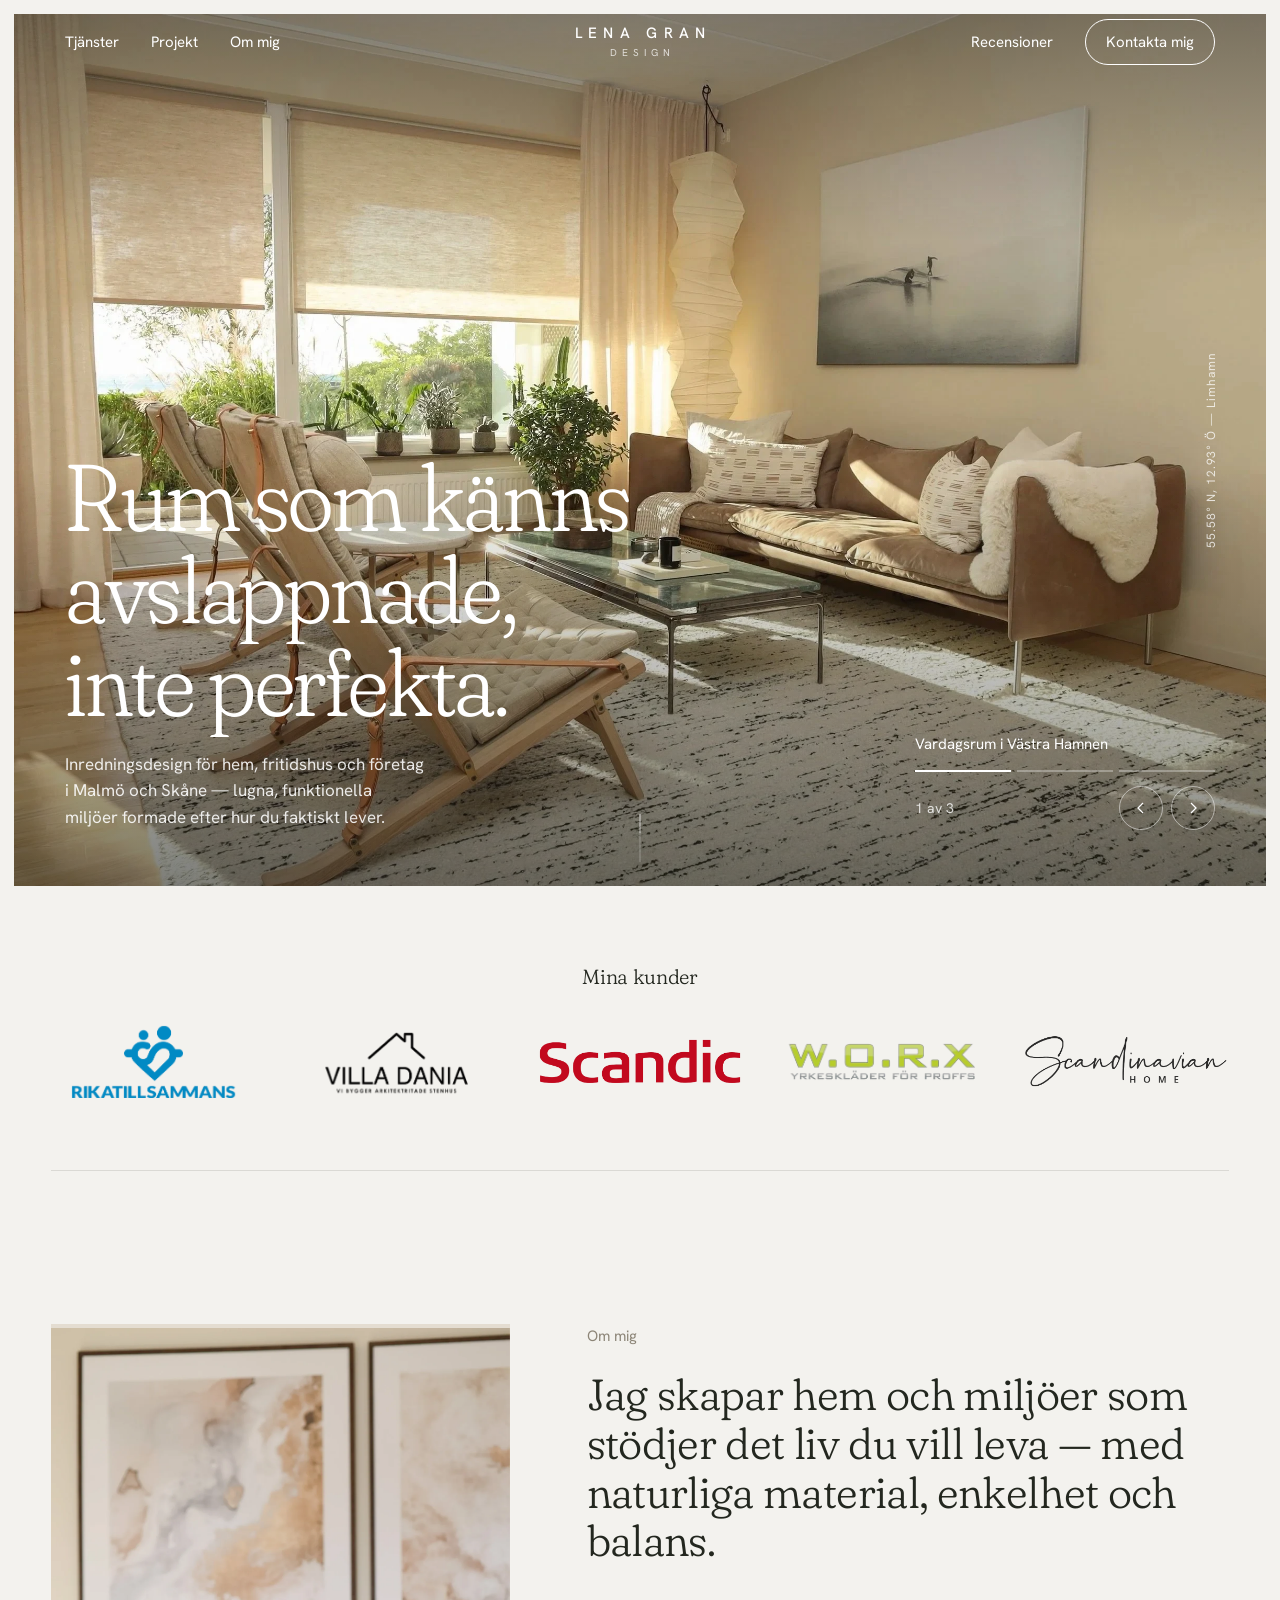
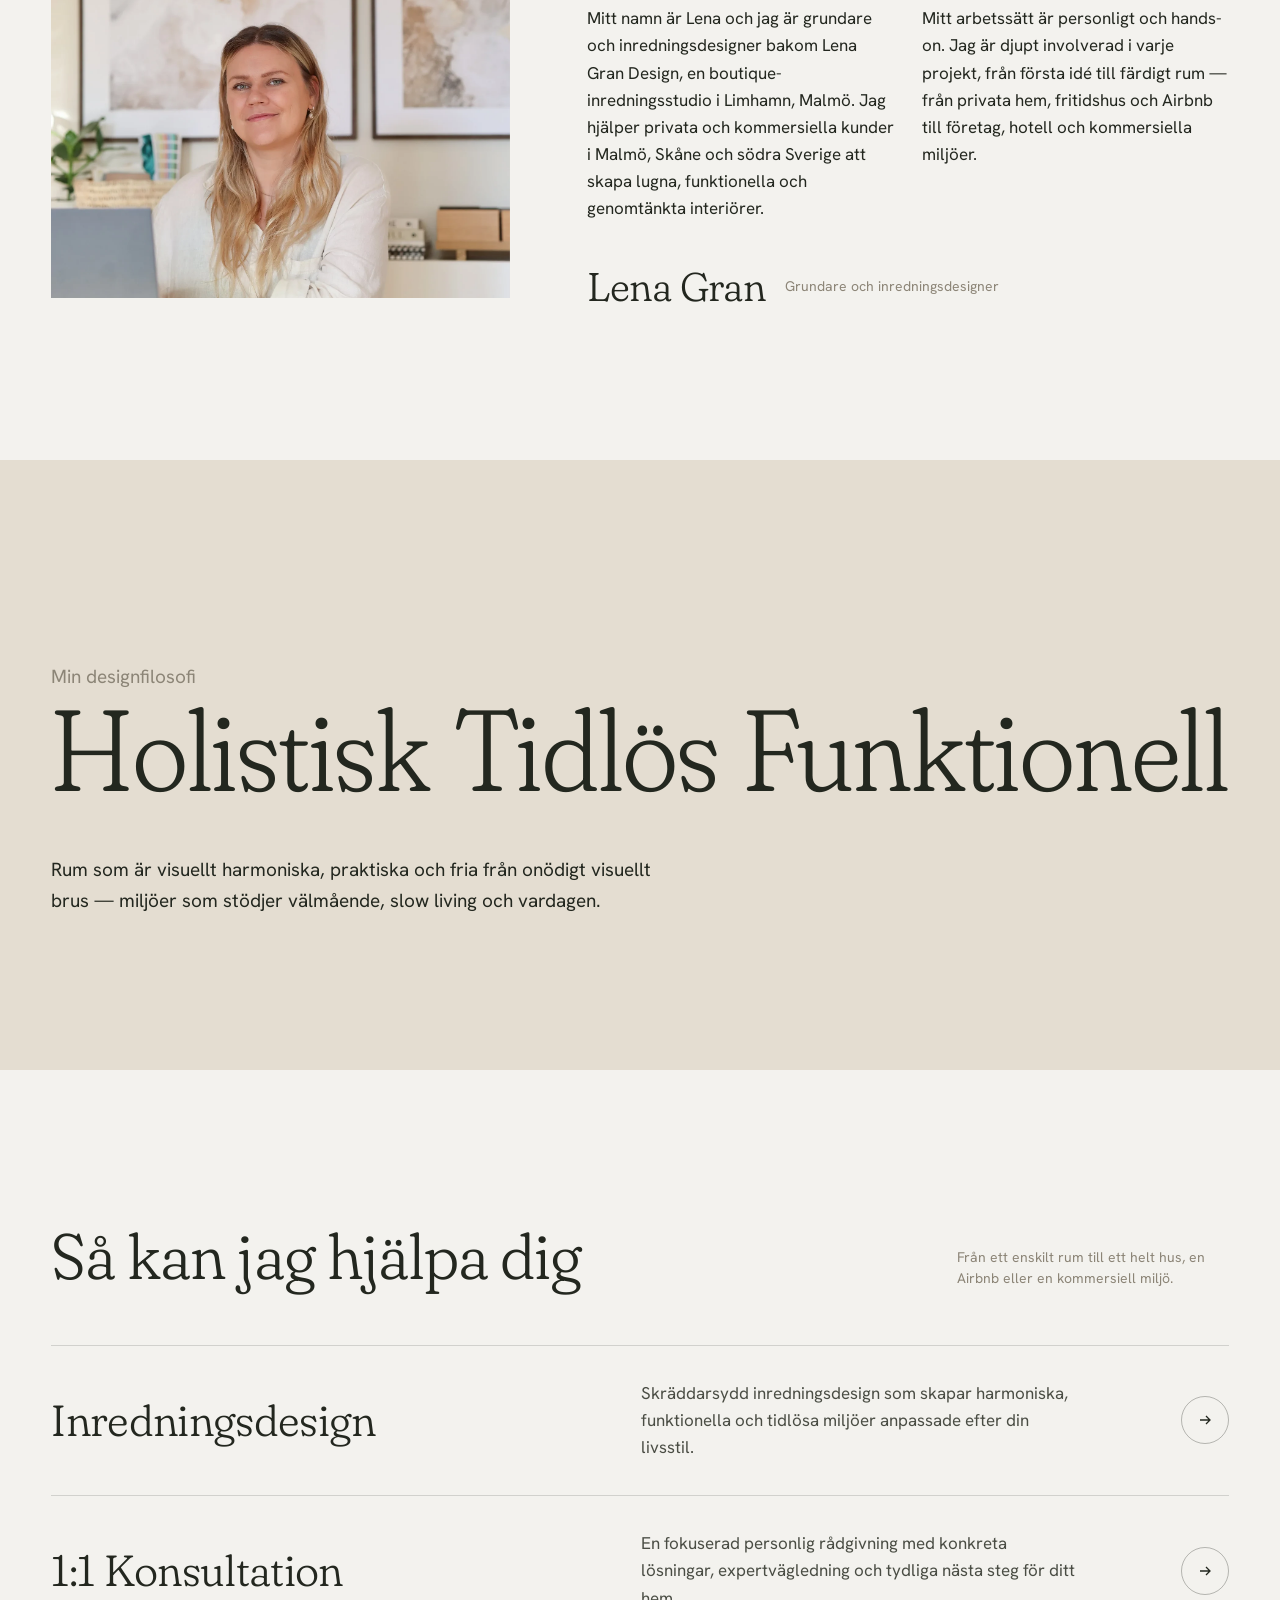
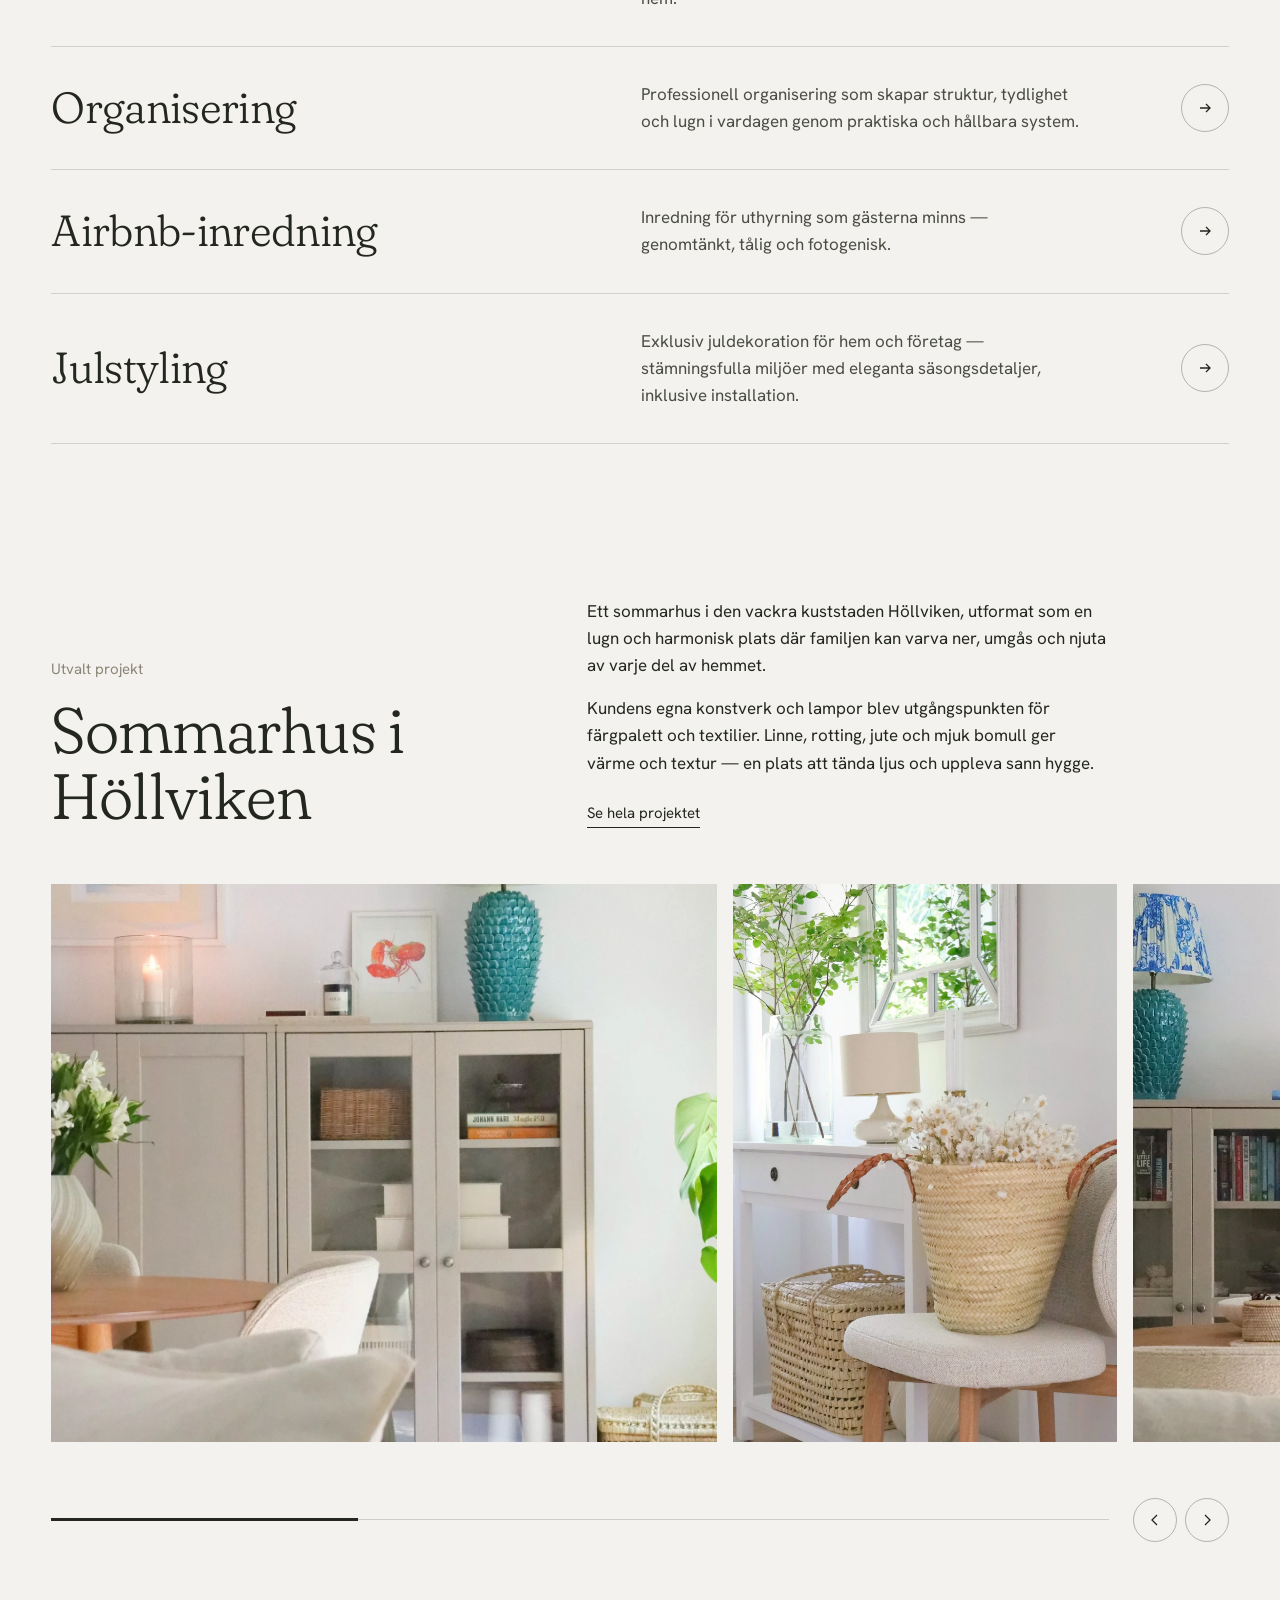
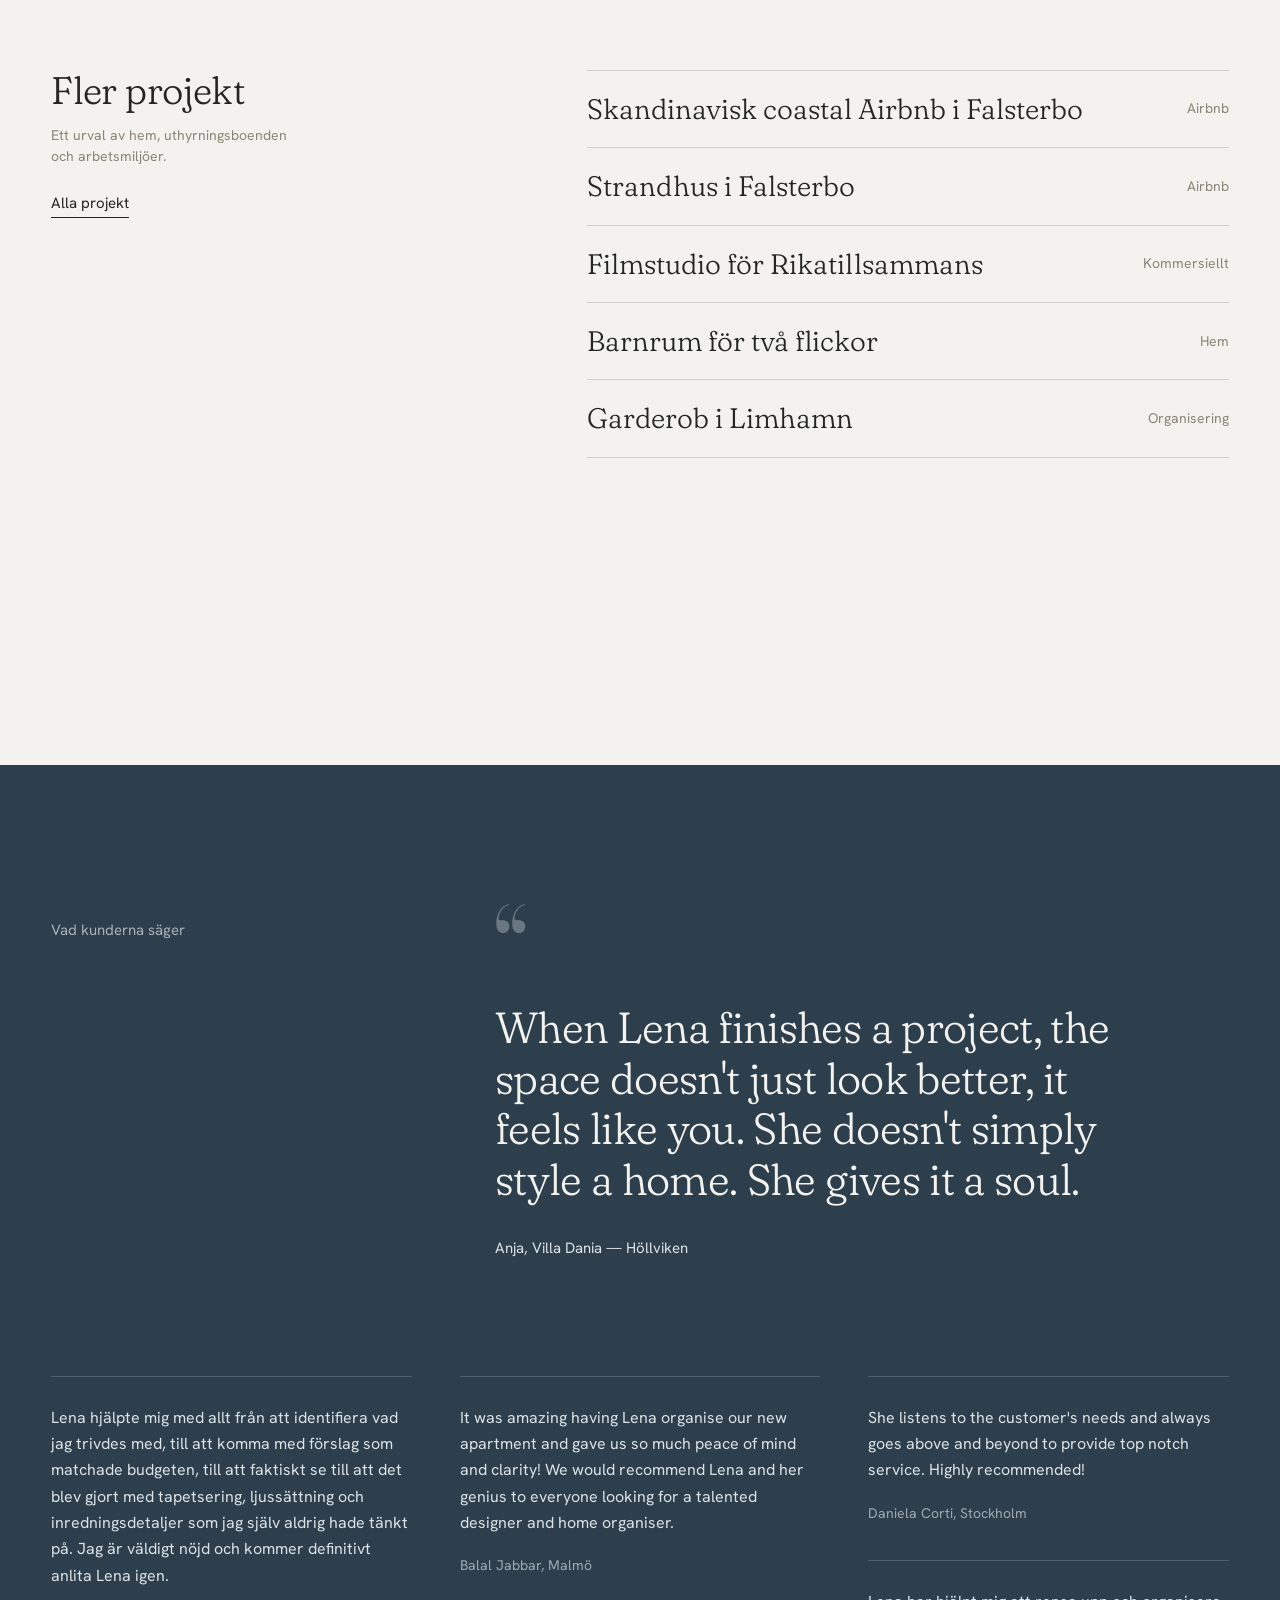
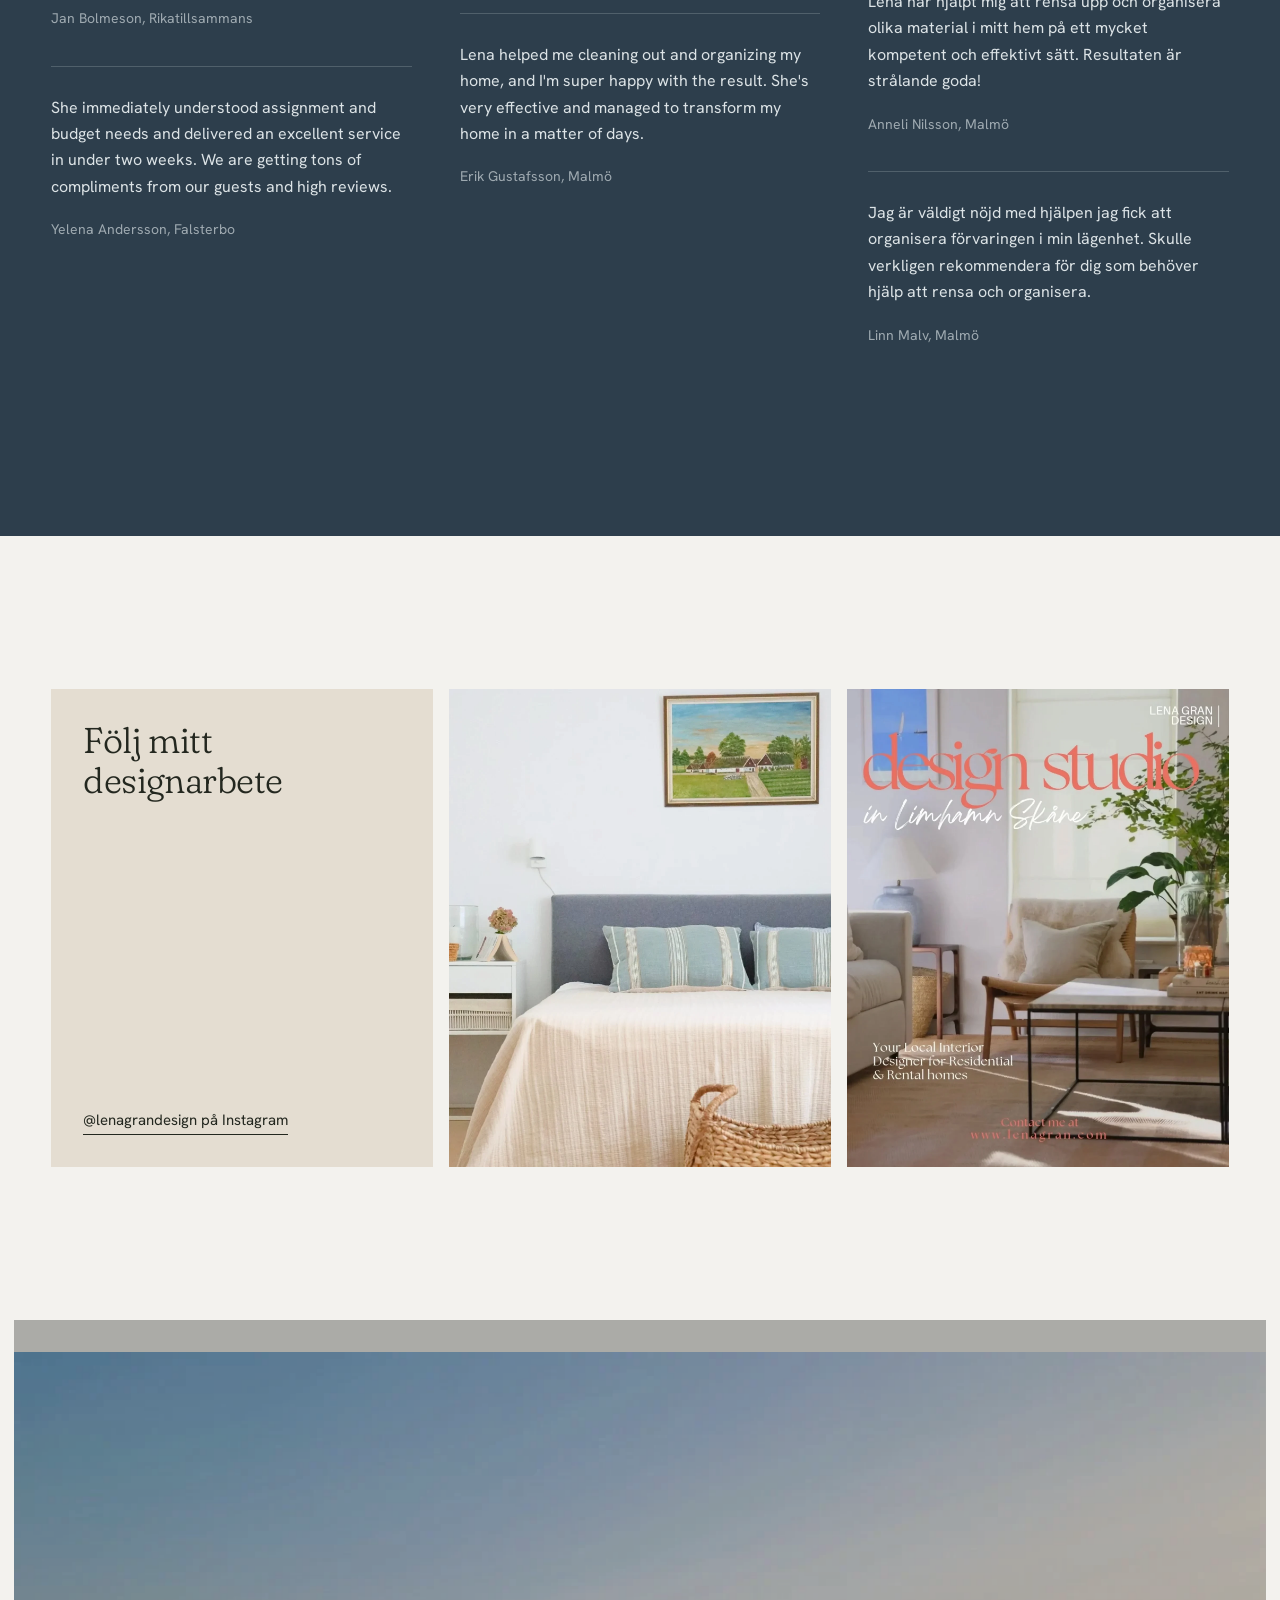
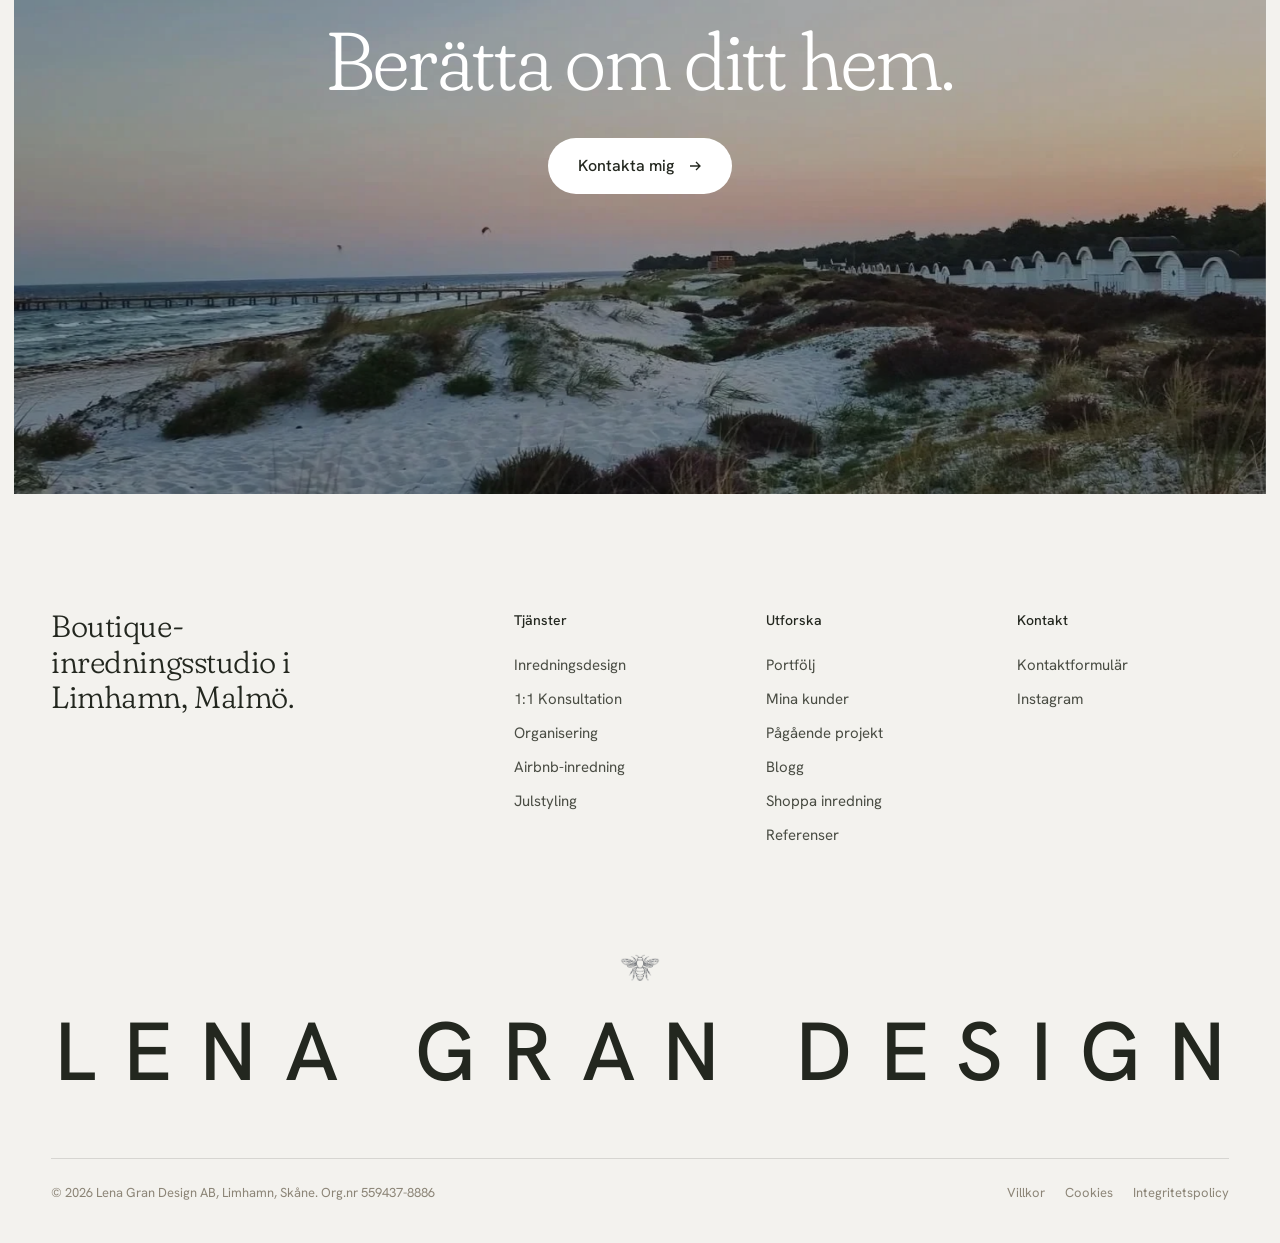
<file: index.html>
<!doctype html>
<html lang="sv">
<head>
<meta charset="utf-8">
<meta name="viewport" content="width=device-width, initial-scale=1, viewport-fit=cover">
<title>Lena Gran Design — Inredningsdesigner i Malmö och Skåne</title>
<meta name="description" content="Inredningsdesigner och ordningskonsult i Limhamn, Malmö. Lugna, funktionella och genomtänkta hem och miljöer för privata och kommersiella kunder i Skåne.">
<meta name="theme-color" content="#F3F2EE">
<meta property="og:title" content="Lena Gran Design — Inredningsdesigner i Malmö">
<meta property="og:description" content="Hem och miljöer som känns avslappnade snarare än perfekta.">
<meta property="og:image" content="https://images.squarespace-cdn.com/content/v1/6214f4f0df12b9662f7755ce/8426104d-2465-4361-8e5d-9956ea61d2ea/skandinavisk+inredningsdesign_+vardagsrum+i+V%C3%A4stra+Hamnen.jpg?format=1500w">
<link rel="preconnect" href="https://fonts.googleapis.com">
<link rel="preconnect" href="https://fonts.gstatic.com" crossorigin>
<link href="https://fonts.googleapis.com/css2?family=Fraunces:opsz,wght,SOFT@9..144,300..500,100&family=Hanken+Grotesk:wght@400;500&display=swap" rel="stylesheet">
<link rel="stylesheet" href="style.css?v=20261006-kunder">
</head>
<body>

<div class="curtain" aria-hidden="true"><span>LENA GRAN DESIGN</span></div>

<!-- ================= HEADER ================= -->
<header class="hdr" id="hdr">
  <div class="in">
    <nav class="nav" aria-label="Huvudmeny vänster">
      <a href="#tjanster">Tjänster</a>
      <a href="#projekt">Projekt</a>
      <a href="#om">Om mig</a>
    </nav>
    <a href="#top" class="wm" aria-label="Lena Gran Design, till toppen"><b>LENA GRAN</b><i>DESIGN</i></a>
    <nav class="nav r" aria-label="Huvudmeny höger">
      <a href="#recensioner">Recensioner</a>
      <a href="https://www.lenagran.com/kontakt" class="btn-pill">Kontakta mig</a>
    </nav>
    <button class="burger" id="openMenu" type="button" aria-label="Öppna meny" aria-expanded="false" aria-controls="mm">
      <svg width="26" height="12" viewBox="0 0 26 12" fill="none" stroke="currentColor" stroke-width="1.3" aria-hidden="true"><path d="M0 1h26M8 11h18"/></svg>
    </button>
  </div>
</header>

<!-- ================= MOBILMENY ================= -->
<div class="mm" id="mm" role="dialog" aria-modal="true" aria-label="Meny" hidden>
  <div class="top">
    <span class="wm" style="align-items:flex-start"><b>LENA GRAN</b><i>DESIGN</i></span>
    <button type="button" id="closeMenu" aria-label="Stäng meny" style="background:none;border:0;width:48px;height:48px;display:inline-flex;align-items:center;justify-content:flex-end;cursor:pointer;padding:0">
      <svg width="18" height="18" viewBox="0 0 18 18" fill="none" stroke="currentColor" stroke-width="1.3" aria-hidden="true"><path d="M2 2l14 14M16 2L2 16"/></svg>
    </button>
  </div>
  <nav aria-label="Mobilmeny">
    <a href="#tjanster" data-close>Tjänster</a>
    <a href="#projekt" data-close>Projekt</a>
    <a href="#om" data-close>Om mig</a>
    <a href="#recensioner" data-close>Recensioner</a>
  </nav>
  <div class="bot">
    <a href="https://www.lenagran.com/kontakt" class="btn" style="background:var(--tang);color:var(--kalk);justify-content:center">Kontakta mig</a>
    <a href="https://www.instagram.com/lenagrandesign" class="small" style="text-align:center;padding:8px 0">Instagram @lenagrandesign</a>
  </div>
</div>

<main>
<!-- ================= HERO ================= -->
<section class="hero" id="top">
  <div class="frame">
    <div class="slide first">
      <img src="bilder/gemensamt-skandinavisk-inredningsdesign-vardagsrum-i-v-stra--8426104d.webp" alt="Ljust skandinaviskt vardagsrum i Västra Hamnen, Malmö" fetchpriority="high" width="2500" height="1667">
    </div>
    <div class="slide">
      <img src="bilder/hollviken-hero.webp" alt="Vardagsrum" loading="lazy" width="2500" height="1667">
    </div>
    <div class="slide">
      <img src="bilder/hollviken-01.webp" alt="Ljus och naturliga material" loading="lazy" width="1500" height="2250">
    </div>
    <div class="shade"></div>

    <span class="coord late">55.58° N, 12.93° Ö — Limhamn</span>
    <span class="cue late" aria-hidden="true"><i></i></span>

    <div class="hero-txt">
      <div>
        <h1 class="serif">
          <span class="ln"><span>Rum som känns</span></span>
          <span class="ln"><span>avslappnade,</span></span>
          <span class="ln"><span>inte perfekta.</span></span>
        </h1>
        <p class="lead late">Inredningsdesign för hem, fritidshus och företag i Malmö och Skåne — lugna, funktionella miljöer formade efter hur du faktiskt lever.</p>
      </div>
      <div class="ctl late">
        <div class="caps" id="caps" aria-live="polite">
          <span class="cap on">Vardagsrum i Västra Hamnen</span>
          <span class="cap">Sommarhus i Höllviken</span>
          <span class="cap">Interiör i Höllviken</span>
        </div>
        <div class="segs" id="segs">
          <button class="seg on" type="button" aria-label="Visa bild 1"><i></i></button>
          <button class="seg" type="button" aria-label="Visa bild 2"><i></i></button>
          <button class="seg" type="button" aria-label="Visa bild 3"><i></i></button>
        </div>
        <div class="ctl-row">
          <span><span id="hn">1</span> av 3</span>
          <span class="arrows">
            <button class="arw" type="button" id="prev" aria-label="Föregående bild"><svg width="14" height="14" viewBox="0 0 14 14" fill="none" stroke="currentColor" stroke-width="1.3" aria-hidden="true"><path d="M9 2L4 7l5 5"/></svg></button>
            <button class="arw" type="button" id="next" aria-label="Nästa bild"><svg width="14" height="14" viewBox="0 0 14 14" fill="none" stroke="currentColor" stroke-width="1.3" aria-hidden="true"><path d="M5 2l5 5-5 5"/></svg></button>
          </span>
        </div>
      </div>
    </div>
  </div>
</section>

<!-- ================= KUNDER ================= -->
<section class="wrap customer-section" id="kunder" aria-labelledby="customers-heading">
  <div class="clients">
    <h2 class="serif" id="customers-heading">Mina kunder</h2>
    <ul class="logos" aria-label="Kunder till Lena Gran Design">
      <li><img src="bilder/gemensamt-rikatillsammans-39aec93f.webp" alt="Rikatillsammans" loading="lazy" decoding="async" width="1500" height="663"></li>
      <li><img src="bilder/gemensamt-logo-villa-dania-stenhus-svart-265x118-px-fb7ac3ff.webp" alt="Villa Dania" loading="lazy" decoding="async" width="750" height="333"></li>
      <li><img src="bilder/gemensamt-scandic-b74be049.webp" alt="Scandic" loading="lazy" decoding="async" width="1500" height="317"></li>
      <li><img src="bilder/gemensamt-worx-loggo-e17a3d78.webp" alt="W.O.R.X" loading="lazy" decoding="async" width="430" height="112"></li>
      <li><img src="bilder/gemensamt-scandinavian-home-117a0e22.webp" alt="Scandinavian Home" loading="lazy" decoding="async" width="768" height="199"></li>
    </ul>
  </div>
</section>

<!-- ================= OM MIG ================= -->
<section class="sec" id="om">
  <div class="wrap about">
    <div class="portrait">
      <img data-par="0.12" src="bilder/gemensamt-lena-gran-design-profile-e0c81582.webp" alt="Lena Gran vid sitt skrivbord i studion" loading="lazy" width="1500" height="2250">
    </div>
    <div>
      <p class="kicker">Om mig</p>
      <p class="state serif">Jag skapar hem och miljöer som stödjer det liv du vill leva — med naturliga material, enkelhet och balans.</p>
      <div class="cols">
        <p>Mitt namn är Lena och jag är grundare och inredningsdesigner bakom Lena Gran Design, en boutique-inredningsstudio i Limhamn, Malmö. Jag hjälper privata och kommersiella kunder i Malmö, Skåne och södra Sverige att skapa lugna, funktionella och genomtänkta interiörer.</p>
        <p>Mitt arbetssätt är personligt och hands-on. Jag är djupt involverad i varje projekt, från första idé till färdigt rum — från privata hem, fritidshus och Airbnb till företag, hotell och kommersiella miljöer.</p>
      </div>
      <div class="sign">
        <span class="serif">Lena Gran</span>
        <span class="small">Grundare och inredningsdesigner</span>
      </div>
    </div>
  </div>
</section>

<!-- ================= FILOSOFI ================= -->
<section class="sec philo">
  <div class="wrap">
    <p class="kicker">Min designfilosofi</p>
    <div class="words serif">
      <span>Holistisk</span><span>Tidlös</span><span>Funktionell</span>
    </div>
    <p>Rum som är visuellt harmoniska, praktiska och fria från onödigt visuellt brus — miljöer som stödjer välmående, slow living och vardagen.</p>
  </div>
</section>

<!-- ================= TJÄNSTER ================= -->
<section class="sec" id="tjanster">
  <div class="wrap">
    <div class="svc-head">
      <h2 class="h2 serif">Så kan jag hjälpa dig</h2>
      <p class="small" style="max-width:34ch;margin:0">Från ett enskilt rum till ett helt hus, en Airbnb eller en kommersiell miljö.</p>
    </div>
    <div>
      <a class="svc" href="https://www.lenagran.com/inredare-i-malmo">
        <h3 class="serif">Inredningsdesign</h3>
        <p>Skräddarsydd inredningsdesign som skapar harmoniska, funktionella och tidlösa miljöer anpassade efter din livsstil.</p>
        <span class="go" aria-hidden="true"><svg width="14" height="14" viewBox="0 0 14 14" fill="none" stroke="currentColor" stroke-width="1.3"><path d="M2 7h10M8 3l4 4-4 4"/></svg></span>
      </a>
      <a class="svc" href="https://www.lenagran.com/11-consultation">
        <h3 class="serif">1:1 Konsultation</h3>
        <p>En fokuserad personlig rådgivning med konkreta lösningar, expertvägledning och tydliga nästa steg för ditt hem.</p>
        <span class="go" aria-hidden="true"><svg width="14" height="14" viewBox="0 0 14 14" fill="none" stroke="currentColor" stroke-width="1.3"><path d="M2 7h10M8 3l4 4-4 4"/></svg></span>
      </a>
      <a class="svc" href="https://www.lenagran.com/organisering-i-hemmet-i-malmo">
        <h3 class="serif">Organisering</h3>
        <p>Professionell organisering som skapar struktur, tydlighet och lugn i vardagen genom praktiska och hållbara system.</p>
        <span class="go" aria-hidden="true"><svg width="14" height="14" viewBox="0 0 14 14" fill="none" stroke="currentColor" stroke-width="1.3"><path d="M2 7h10M8 3l4 4-4 4"/></svg></span>
      </a>
      <a class="svc" href="https://www.lenagran.com/airbnb-inredningsdesign-malmo">
        <h3 class="serif">Airbnb-inredning</h3>
        <p>Inredning för uthyrning som gästerna minns — genomtänkt, tålig och fotogenisk.</p>
        <span class="go" aria-hidden="true"><svg width="14" height="14" viewBox="0 0 14 14" fill="none" stroke="currentColor" stroke-width="1.3"><path d="M2 7h10M8 3l4 4-4 4"/></svg></span>
      </a>
      <a class="svc" href="https://www.lenagran.com/julstyling-i-malmo">
        <h3 class="serif">Julstyling</h3>
        <p>Exklusiv juldekoration för hem och företag — stämningsfulla miljöer med eleganta säsongsdetaljer, inklusive installation.</p>
        <span class="go" aria-hidden="true"><svg width="14" height="14" viewBox="0 0 14 14" fill="none" stroke="currentColor" stroke-width="1.3"><path d="M2 7h10M8 3l4 4-4 4"/></svg></span>
      </a>
    </div>
  </div>
</section>

<!-- ================= PROJEKT ================= -->
<section class="sec" id="projekt" style="padding-top:0">
  <div class="wrap feat">
    <div>
      <p class="kicker">Utvalt projekt</p>
      <h2 class="h2 serif">Sommarhus i Höllviken</h2>
    </div>
    <div>
      <p>Ett sommarhus i den vackra kuststaden Höllviken, utformat som en lugn och harmonisk plats där familjen kan varva ner, umgås och njuta av varje del av hemmet.</p>
      <p>Kundens egna konstverk och lampor blev utgångspunkten för färgpalett och textilier. Linne, rotting, jute och mjuk bomull ger värme och textur — en plats att tända ljus och uppleva sann hygge.</p>
      <a href="projekt-hollviken.html" class="ulink" style="font-size:15px;display:inline-block;margin-top:8px">Se hela projektet</a>
    </div>
  </div>

  <div class="gal-wrap">
    <div class="gal" id="gal" tabindex="0" aria-label="Bildgalleri från sommarhuset i Höllviken">
      <figure class="l"><img src="bilder/hollviken-01.webp" alt="Ljus och naturliga material" loading="lazy" width="1500" height="2250"><figcaption>Ljus och naturliga material</figcaption></figure>
      <figure class="p"><img src="bilder/hollviken-02.webp" alt="Foajé" loading="lazy" width="1500" height="2250"><figcaption>Foajé</figcaption></figure>
      <figure class="l"><img src="bilder/hollviken-03.webp" alt="Vardagsrum med konst och förvaring" loading="lazy" width="1500" height="1000"><figcaption>Vardagsrum med konst och förvaring</figcaption></figure>
      <figure class="p"><img src="bilder/hollviken-33.webp" alt="Ytterdörr" loading="lazy" width="824" height="1462"><figcaption>Ytterdörr</figcaption></figure>
      <figure class="l"><img src="bilder/hollviken-15.webp" alt="Sovrum med mjuka textilier" loading="lazy" width="1500" height="2250"><figcaption>Sovrum med mjuka textilier</figcaption></figure>
      <figure class="p"><img src="bilder/hollviken-21.webp" alt="Delat barnrum" loading="lazy" width="1500" height="844"><figcaption>Delat barnrum</figcaption></figure>
      <figure class="l"><img src="bilder/hollviken-22.webp" alt="Gästrum" loading="lazy" width="1500" height="1000"><figcaption>Gästrum</figcaption></figure>
      <figure class="p"><img src="bilder/hollviken-31.webp" alt="Entré" loading="lazy" width="1500" height="2250"><figcaption>Entré</figcaption></figure>
    </div>
    <div class="wrap gal-bar">
      <div class="track" aria-hidden="true"><i id="gtrack"></i></div>
      <span class="arrows">
        <button class="arw d" type="button" id="gprev" aria-label="Föregående bilder"><svg width="14" height="14" viewBox="0 0 14 14" fill="none" stroke="currentColor" stroke-width="1.3" aria-hidden="true"><path d="M9 2L4 7l5 5"/></svg></button>
        <button class="arw d" type="button" id="gnext" aria-label="Nästa bilder"><svg width="14" height="14" viewBox="0 0 14 14" fill="none" stroke="currentColor" stroke-width="1.3" aria-hidden="true"><path d="M5 2l5 5-5 5"/></svg></button>
      </span>
    </div>
  </div>

  <div class="wrap more">
    <div>
      <h3 class="serif" style="margin:0;font-size:clamp(28px,3vw,44px);line-height:1.08">Fler projekt</h3>
      <p class="small" style="margin:14px 0 0;max-width:30ch">Ett urval av hem, uthyrningsboenden och arbetsmiljöer.</p>
      <a href="projekt.html" class="ulink" style="display:inline-block;margin-top:24px;font-size:15px">Alla projekt</a>
    </div>
    <div>
      <a class="prow" href="projekt-falsterbo-airbnb.html"><span>Skandinavisk coastal Airbnb i Falsterbo</span><span class="small">Airbnb</span><img class="thumb" src="bilder/falsterbo-airbnb-hero.webp" width="2500" height="1565" alt="Vardagsrum med kustnära känsla" decoding="async" loading="lazy"></a>
      <a class="prow" href="projekt-strandhus-falsterbo.html"><span>Strandhus i Falsterbo</span><span class="small">Airbnb</span><img class="thumb" src="bilder/strandhus-falsterbo-hero.webp" width="1440" height="961" alt="Matplats i strandhuset" decoding="async" loading="lazy"></a>
      <a class="prow" href="projekt-filmstudio.html"><span>Filmstudio för Rikatillsammans</span><span class="small">Kommersiellt</span>
        <img class="thumb" src="bilder/filmstudio-hero.webp" width="2500" height="1581" alt="Filmstudion efter inredning" decoding="async" loading="lazy"></a>
      <a class="prow" href="projekt-barnrum.html"><span>Barnrum för två flickor</span><span class="small">Hem</span><img class="thumb" src="bilder/barnrum-hero.webp" width="2397" height="1348" alt="Färgstarkt barnrum" decoding="async" loading="lazy"></a>
      <a class="prow" href="projekt-garderob.html"><span>Garderob i Limhamn</span><span class="small">Organisering</span><img class="thumb" src="bilder/garderob-hero.webp" width="2500" height="1666" alt="Organiserad garderob" decoding="async" loading="lazy"></a>
    </div>
  </div>
</section>

<!-- ================= RECENSIONER ================= -->
<section class="sec rev" id="recensioner" style="margin-top:clamp(96px,12vw,180px)">
  <div class="wrap">
    <div class="top">
      <div>
        <p class="kicker" style="color:rgba(220,227,230,.7)">Vad kunderna säger</p>
      </div>
      <figure style="margin:0">
        <span class="qmark" aria-hidden="true">“</span>
        <blockquote class="big serif" style="margin:0">When Lena finishes a project, the space doesn't just look better, it feels like you. She doesn't simply style a home. She gives it a soul.</blockquote>
        <figcaption class="who">Anja, Villa Dania — Höllviken</figcaption>
      </figure>
    </div>

    <div class="qs">
      <figure class="q" style="margin:0"><p>Lena hjälpte mig med allt från att identifiera vad jag trivdes med, till att komma med förslag som matchade budgeten, till att faktiskt se till att det blev gjort med tapetsering, ljussättning och inredningsdetaljer som jag själv aldrig hade tänkt på. Jag är väldigt nöjd och kommer definitivt anlita Lena igen.</p><figcaption class="n">Jan Bolmeson, Rikatillsammans</figcaption></figure>
      <figure class="q" style="margin:0"><p>She immediately understood assignment and budget needs and delivered an excellent service in under two weeks. We are getting tons of compliments from our guests and high reviews.</p><figcaption class="n">Yelena Andersson, Falsterbo</figcaption></figure>
      <figure class="q" style="margin:0"><p>It was amazing having Lena organise our new apartment and gave us so much peace of mind and clarity! We would recommend Lena and her genius to everyone looking for a talented designer and home organiser.</p><figcaption class="n">Balal Jabbar, Malmö</figcaption></figure>
      <figure class="q" style="margin:0"><p>Lena helped me cleaning out and organizing my home, and I'm super happy with the result. She's very effective and managed to transform my home in a matter of days.</p><figcaption class="n">Erik Gustafsson, Malmö</figcaption></figure>
      <figure class="q" style="margin:0"><p>She listens to the customer's needs and always goes above and beyond to provide top notch service. Highly recommended!</p><figcaption class="n">Daniela Corti, Stockholm</figcaption></figure>
      <figure class="q" style="margin:0"><p>Lena har hjälpt mig att rensa upp och organisera olika material i mitt hem på ett mycket kompetent och effektivt sätt. Resultaten är strålande goda!</p><figcaption class="n">Anneli Nilsson, Malmö</figcaption></figure>
      <figure class="q" style="margin:0"><p>Jag är väldigt nöjd med hjälpen jag fick att organisera förvaringen i min lägenhet. Skulle verkligen rekommendera för dig som behöver hjälp att rensa och organisera.</p><figcaption class="n">Linn Malv, Malmö</figcaption></figure>
    </div>
  </div>
</section>

<!-- ================= INSTAGRAM ================= -->
<section class="sec">
  <div class="wrap ig">
    <a class="tile" href="https://www.instagram.com/lenagrandesign">
      <span class="serif">Följ mitt designarbete</span>
      <span class="ulink" style="align-self:flex-start;font-size:15px">@lenagrandesign på Instagram</span>
    </a>
    <a href="https://www.instagram.com/lenagrandesign" aria-label="Inlägg på Instagram: gästrum inför sommaren"><img src="bilder/gemensamt-image-asset-17767693.webp" alt="" loading="lazy" width="1440" height="1799"></a>
    <a href="https://www.instagram.com/lenagrandesign" aria-label="Inlägg på Instagram: personlig inredningshjälp"><img src="bilder/gemensamt-image-asset-17755606.webp" alt="" loading="lazy" width="1440" height="1800"></a>
  </div>
</section>

<!-- ================= CTA ================= -->
<section class="cta" aria-label="Kontakt">
  <img data-par="0.15" src="bilder/gemensamt-ljunghusen-strand-f6107593.webp" alt="" loading="lazy" width="1920" height="1080">
  <div class="in">
    <h2 class="serif">Berätta om ditt hem.</h2>
    <a href="https://www.lenagran.com/kontakt" class="btn">Kontakta mig
      <svg width="14" height="14" viewBox="0 0 14 14" fill="none" stroke="currentColor" stroke-width="1.3" aria-hidden="true"><path d="M2 7h10M8 3l4 4-4 4"/></svg>
    </a>
  </div>
</section>
</main>

<!-- ================= FOOTER ================= -->
<footer class="foot">
  <div class="wrap">
    <div class="fgrid">
      <div>
        <p class="serif" style="margin:0;font-size:clamp(26px,2.4vw,36px);line-height:1.15;max-width:18ch">Boutique-inredningsstudio i Limhamn, Malmö.</p>
      </div>
      <div>
        <h4>Tjänster</h4>
        <a href="https://www.lenagran.com/inredare-i-malmo">Inredningsdesign</a>
        <a href="https://www.lenagran.com/11-consultation">1:1 Konsultation</a>
        <a href="https://www.lenagran.com/organisering-i-hemmet-i-malmo">Organisering</a>
        <a href="https://www.lenagran.com/airbnb-inredningsdesign-malmo">Airbnb-inredning</a>
        <a href="https://www.lenagran.com/julstyling-i-malmo">Julstyling</a>
      </div>
      <div>
        <h4>Utforska</h4>
        <a href="projekt.html">Portfölj</a>
        <a href="#kunder">Mina kunder</a>
        <a href="https://www.lenagran.com/pagaende-projekt">Pågående projekt</a>
        <a href="https://www.lenagran.com/blogg">Blogg</a>
        <a href="https://www.lenagran.com/shoppa-inredning">Shoppa inredning</a>
        <a href="https://www.lenagran.com/referenser">Referenser</a>
      </div>
      <div>
        <h4>Kontakt</h4>
        <a href="https://www.lenagran.com/kontakt">Kontaktformulär</a>
        <a href="https://www.instagram.com/lenagrandesign">Instagram</a>
      </div>
    </div>
    <div class="brandmark" aria-hidden="true">
      <img class="bee" src="bilder/gemensamt-bee-3da2f6d6.webp" alt="" loading="lazy" width="760" height="532">
      <svg viewBox="0 0 1200 70" preserveAspectRatio="xMidYMid meet"><text x="4" y="64" font-size="84" textLength="1192" lengthAdjust="spacing">LENA GRAN DESIGN</text></svg>
    </div>
    <div class="fbase">
      <span>© 2026 Lena Gran Design AB, Limhamn, Skåne. Org.nr 559437-8886</span>
      <span style="display:flex;gap:20px;align-items:center;flex-wrap:wrap">
        <a href="https://www.lenagran.com/terms-conditions">Villkor</a>
        <a href="https://www.lenagran.com/cookies">Cookies</a>
        <a href="https://www.lenagran.com/privacy-policy">Integritetspolicy</a>
      </span>
    </div>
  </div>
</footer>

<div class="mbar" id="mbar">
  <a href="https://www.lenagran.com/kontakt">Kontakta mig</a>
  <a class="alt" href="https://www.instagram.com/lenagrandesign" aria-label="Instagram">
    <svg width="18" height="18" viewBox="0 0 18 18" fill="none" stroke="currentColor" stroke-width="1.3" aria-hidden="true"><rect x="2" y="2" width="14" height="14" rx="4"/><circle cx="9" cy="9" r="3.2"/><circle cx="13" cy="5" r=".6" fill="currentColor"/></svg>
  </a>
</div>

<script src="site.js"></script>
</body>
</html>
</file>
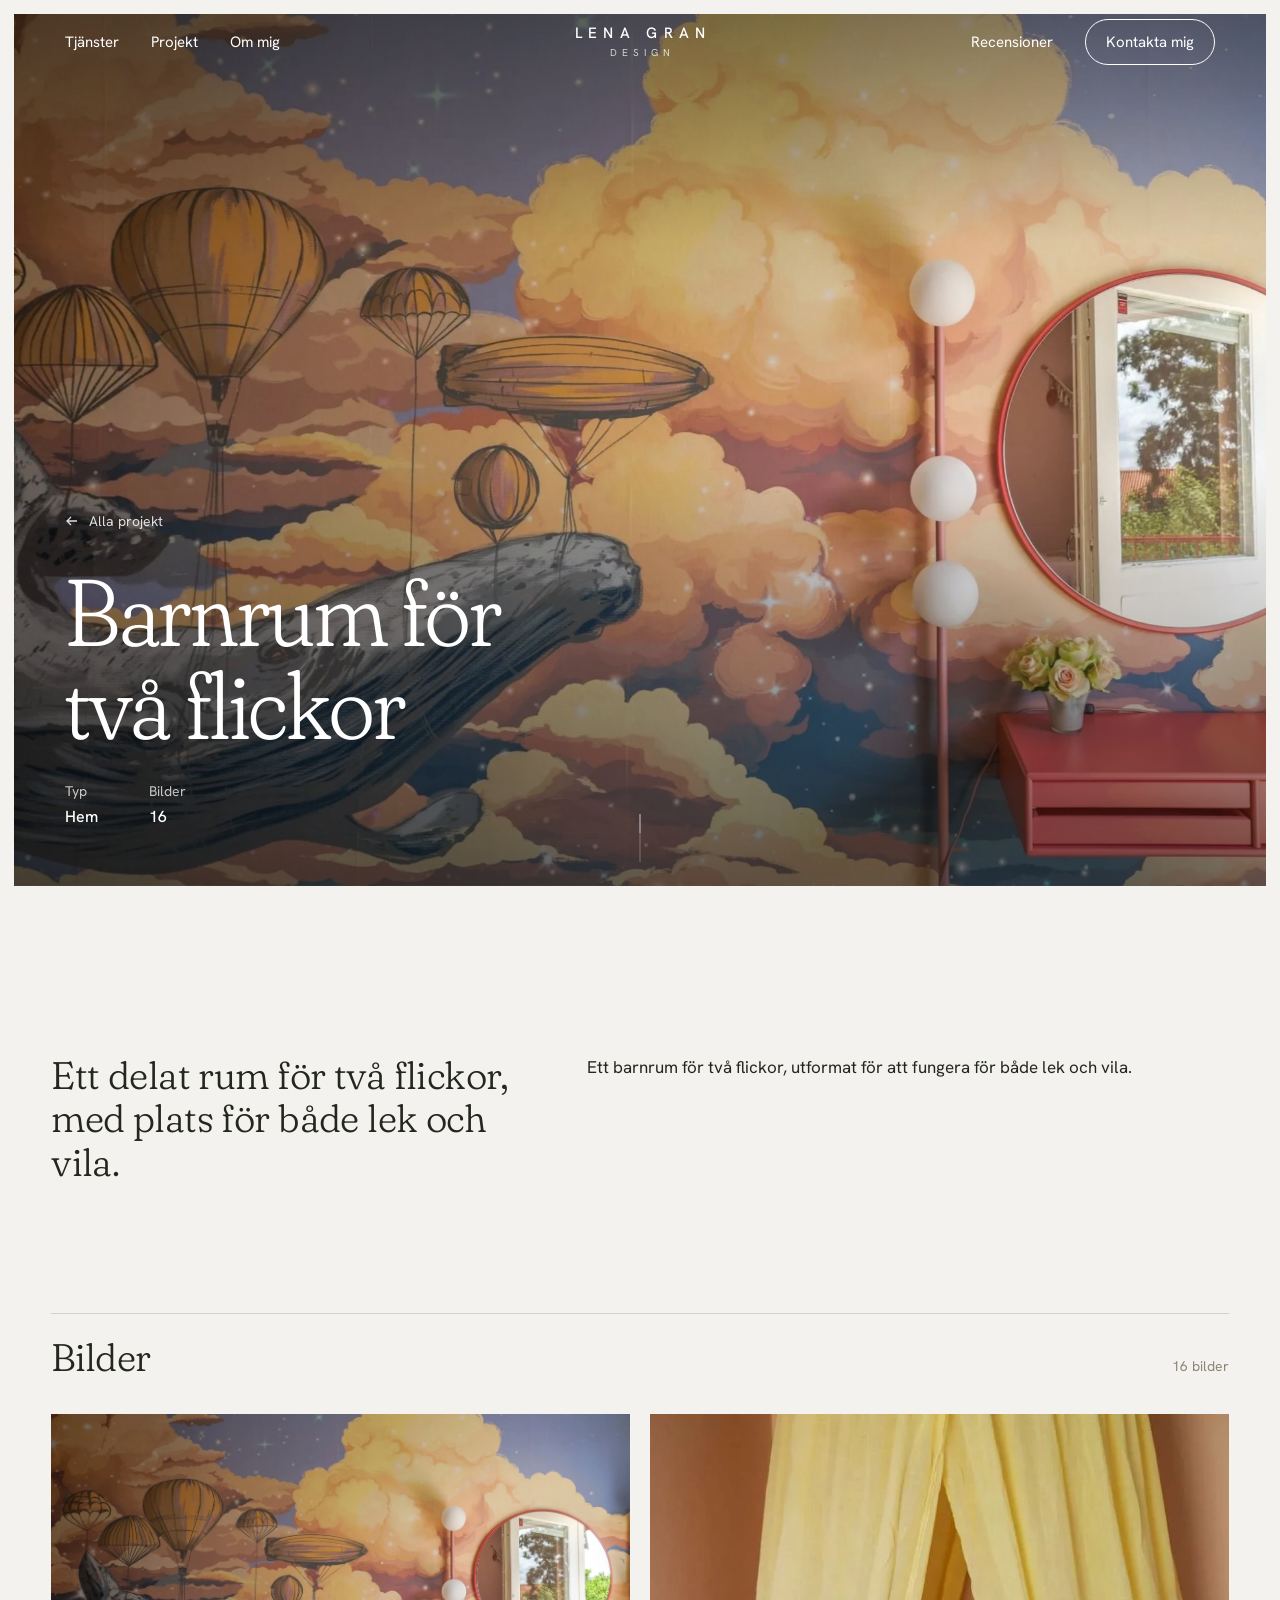
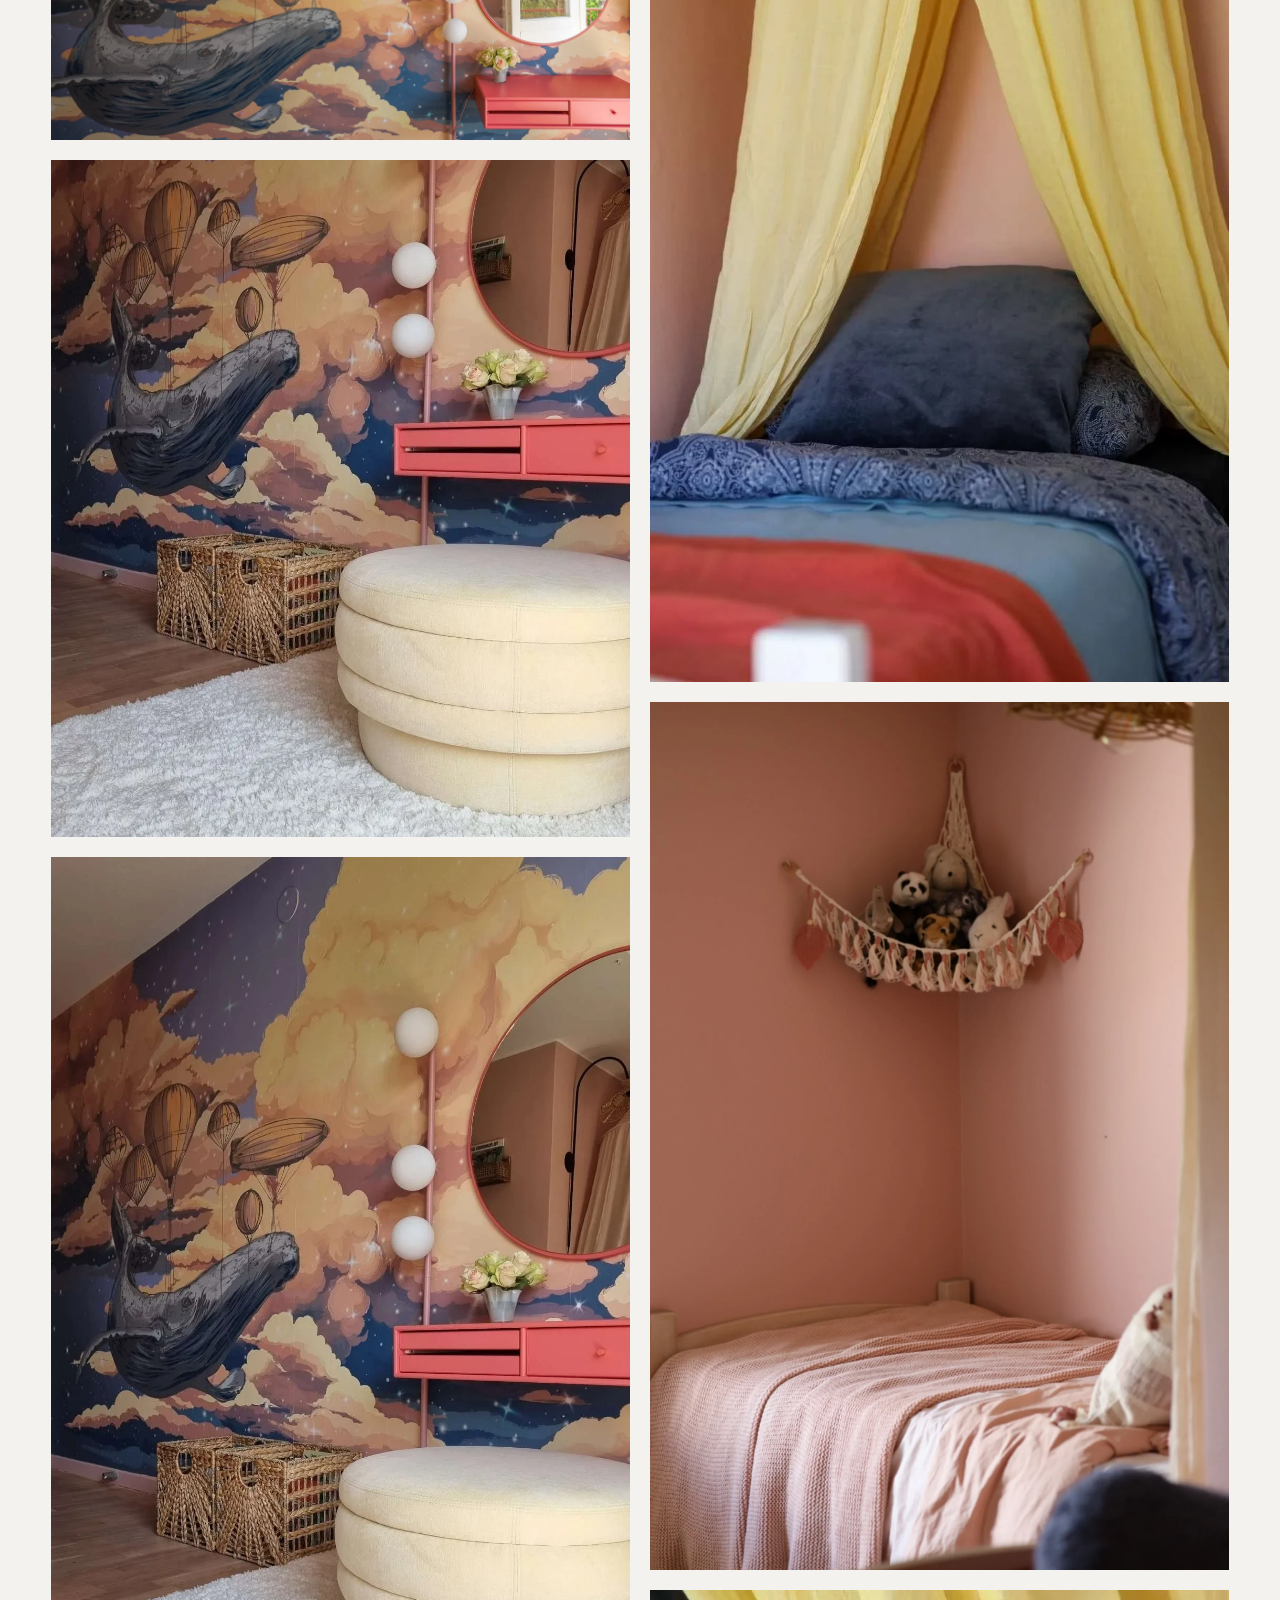
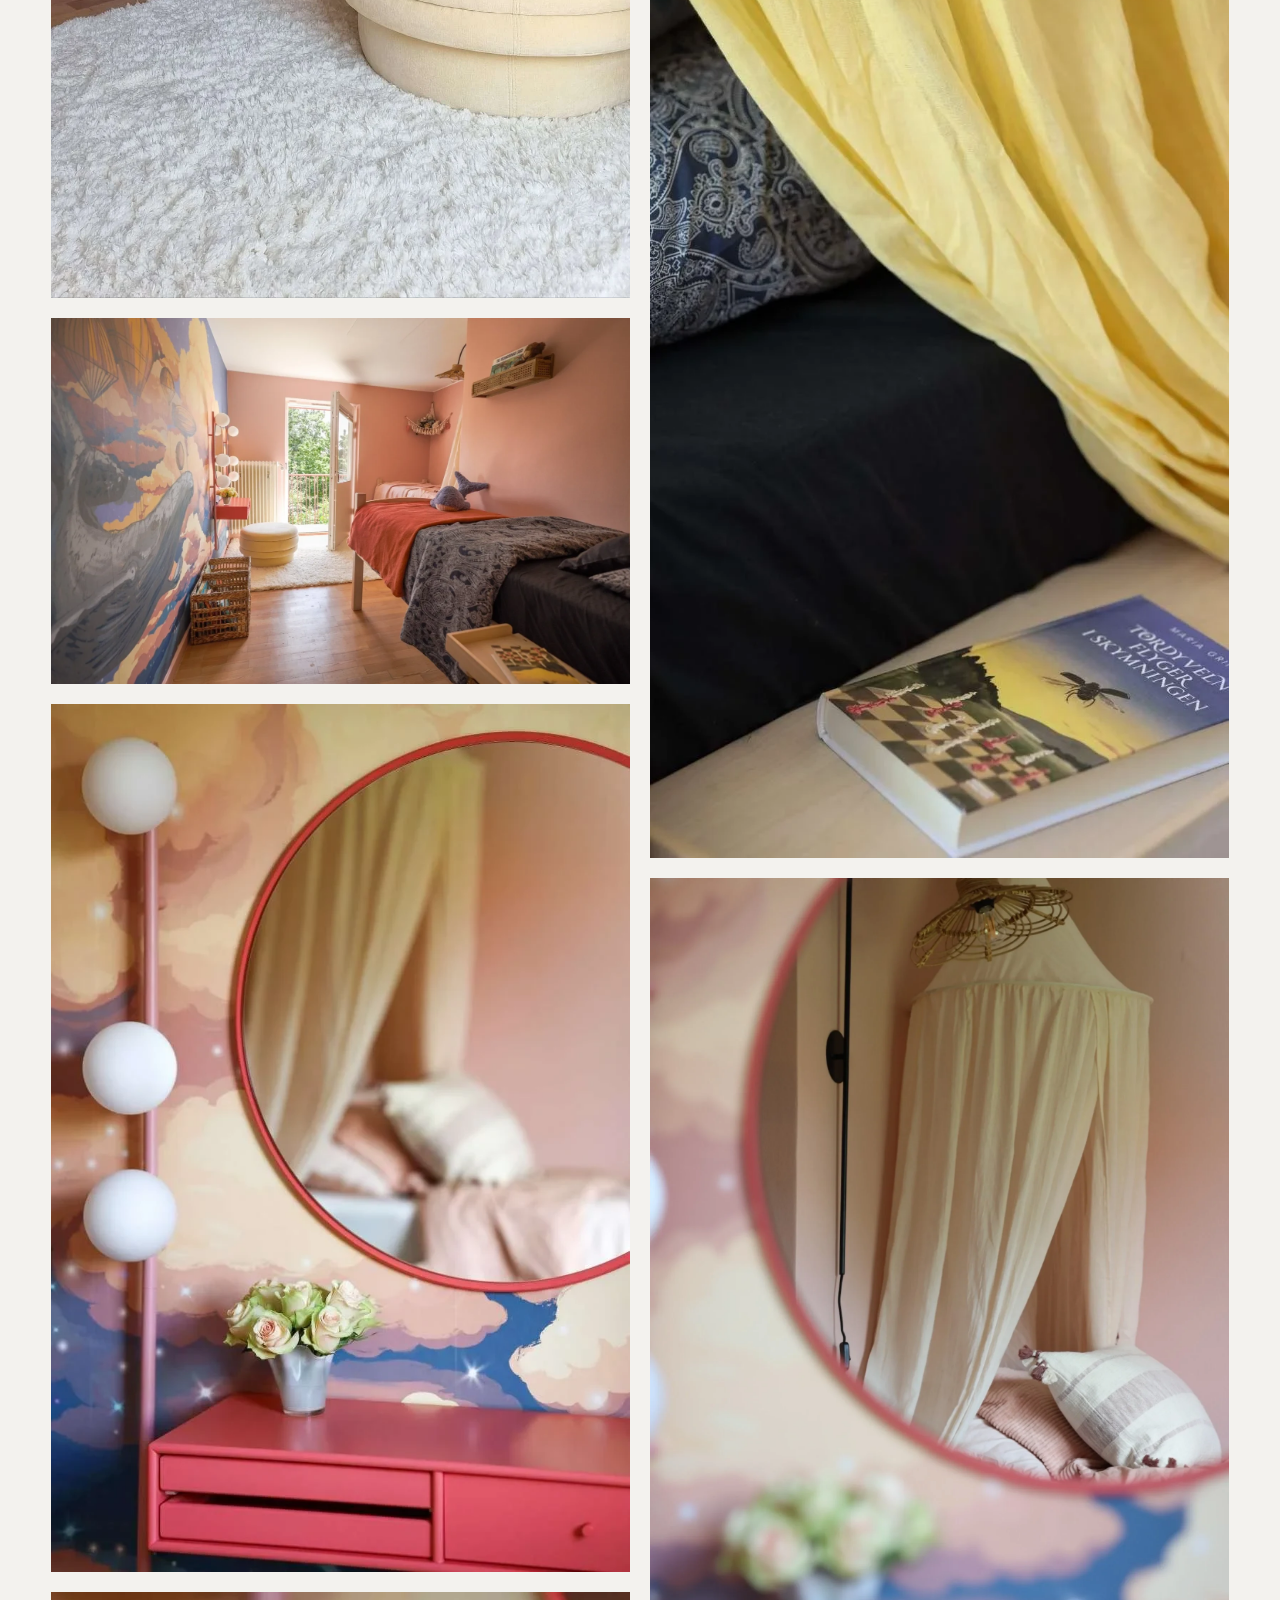
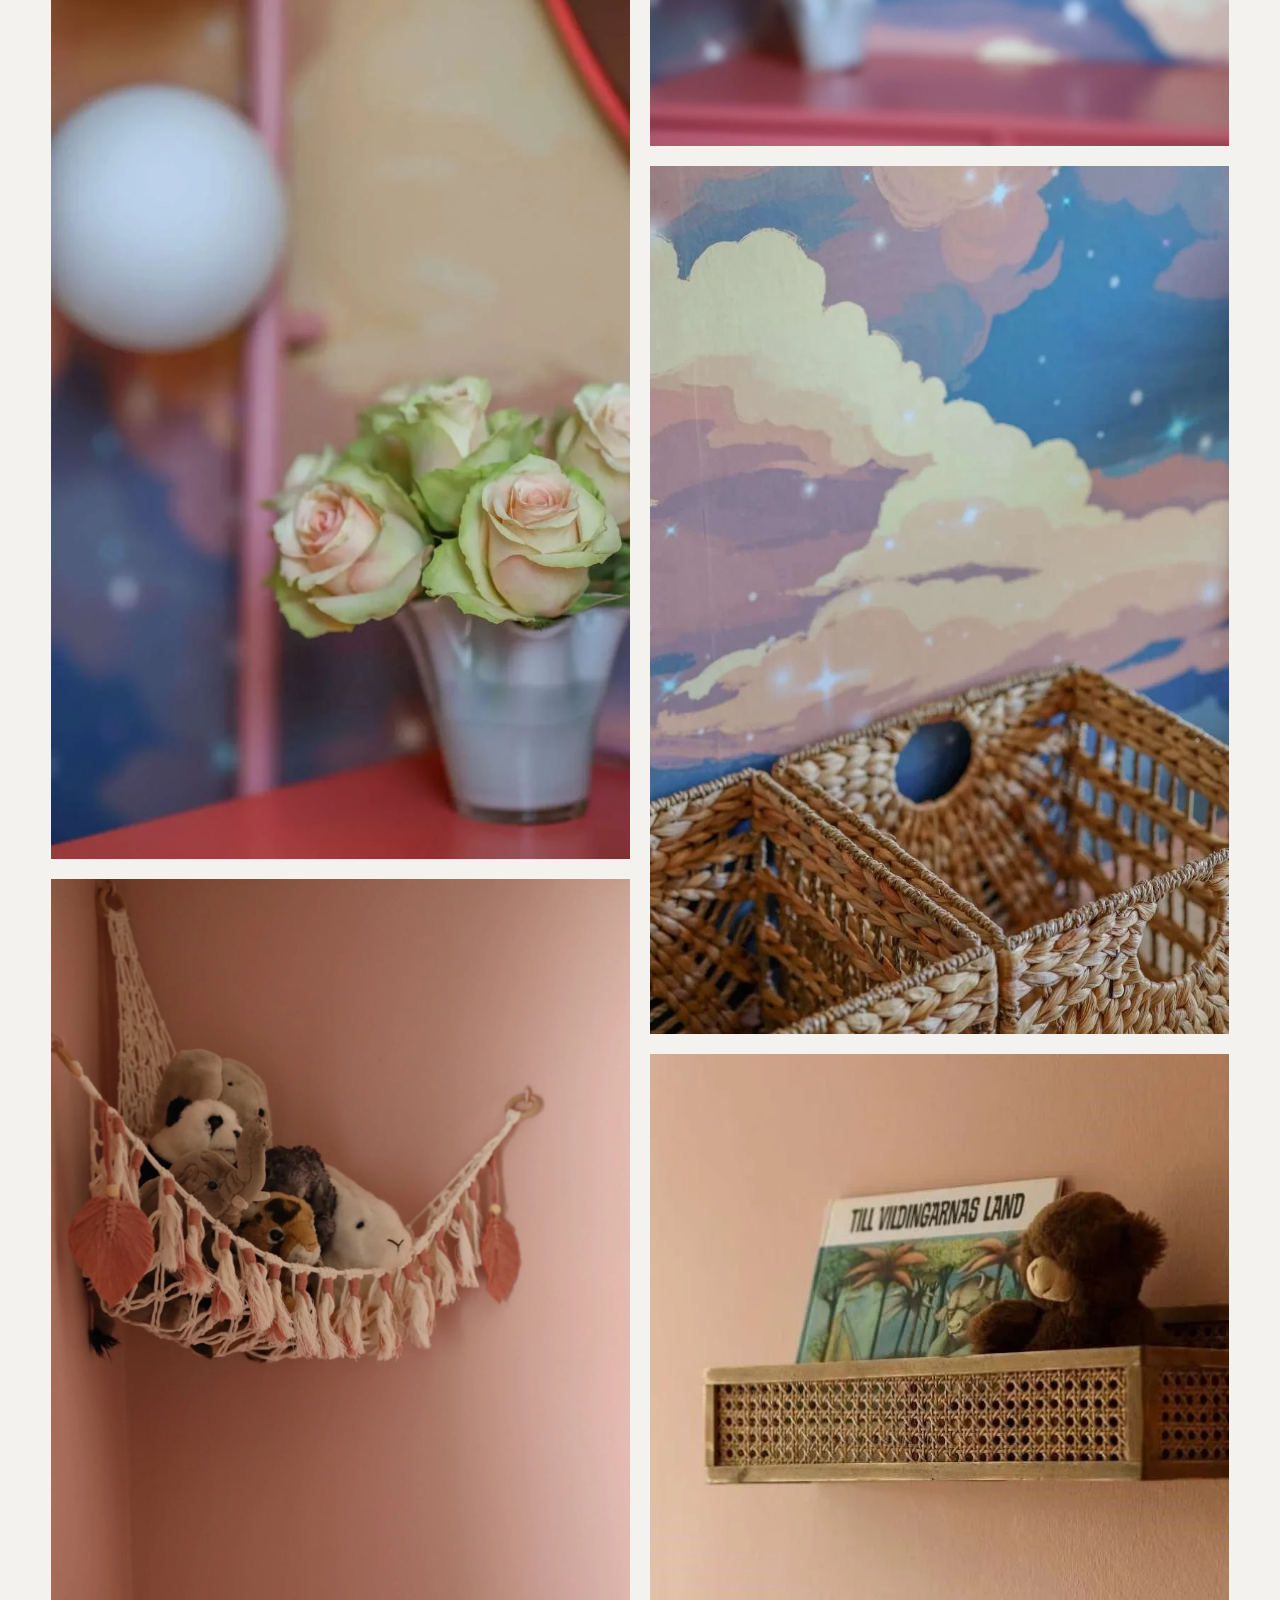
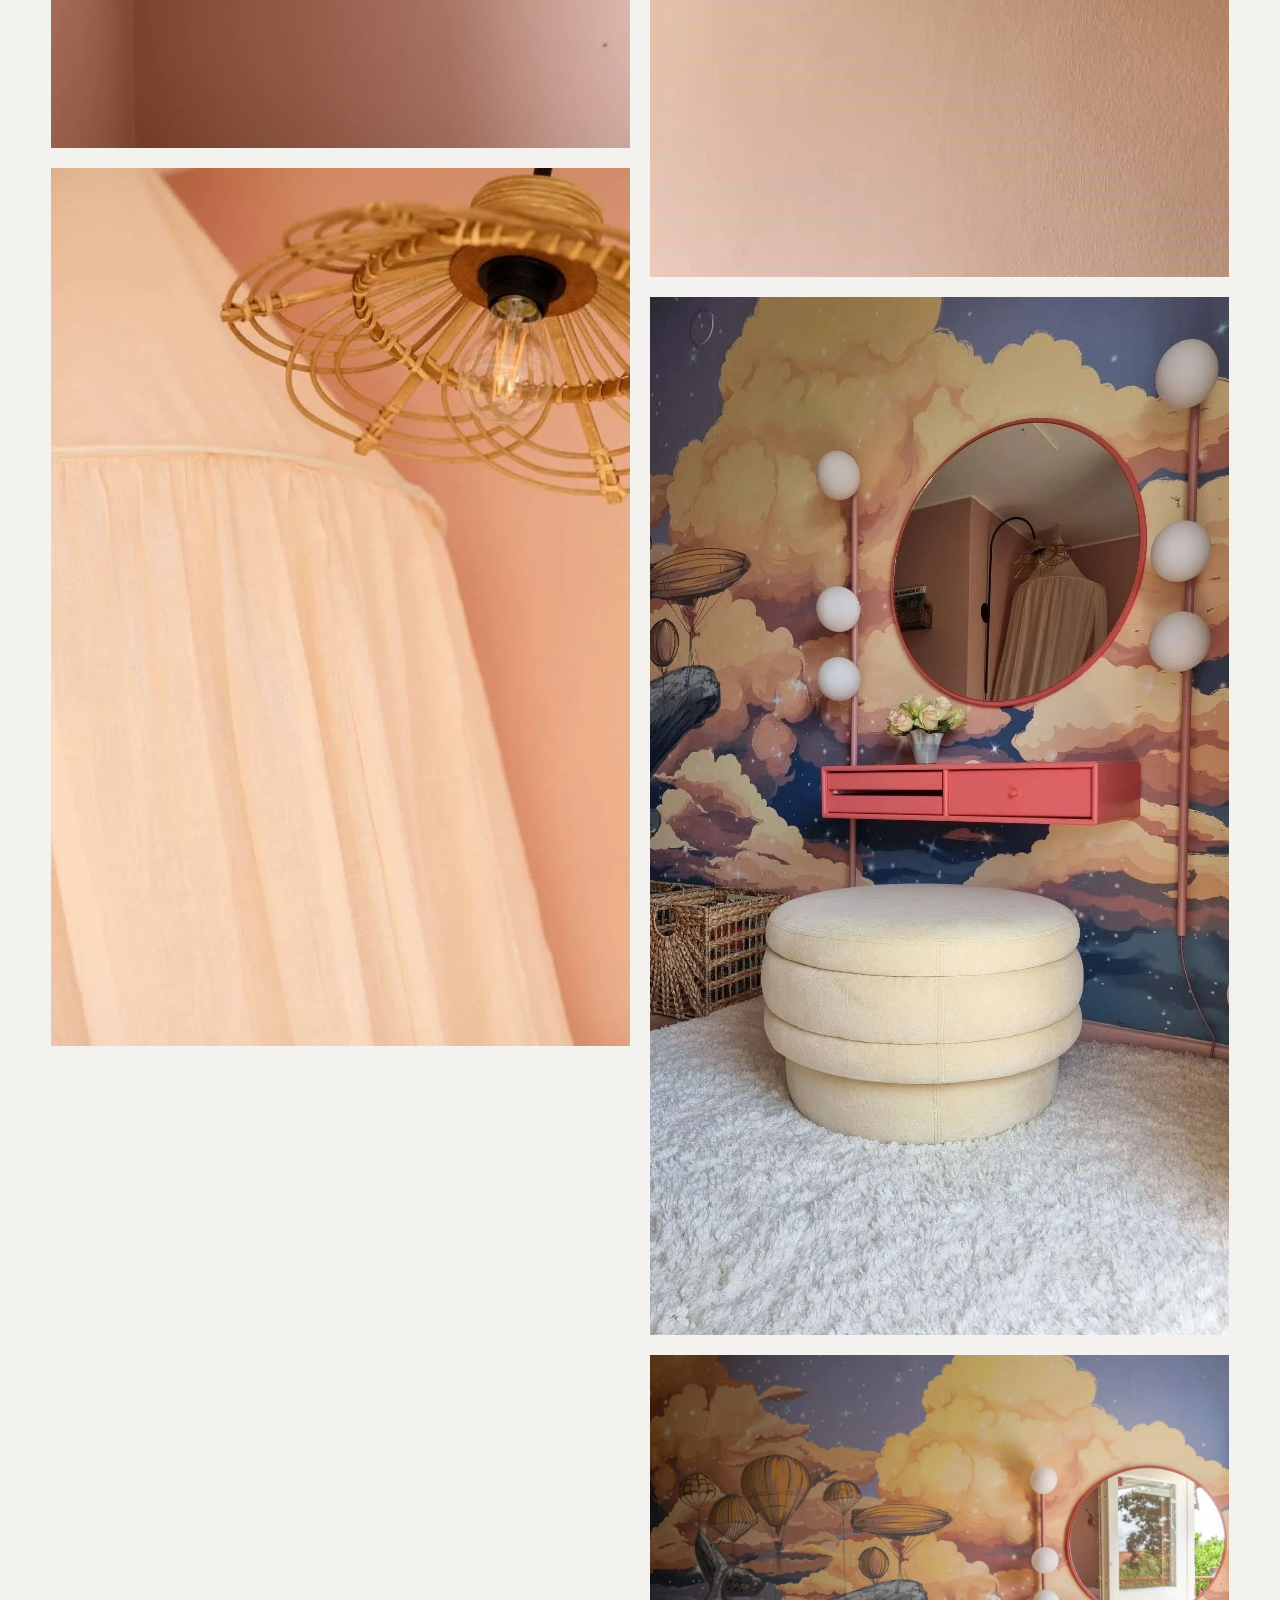
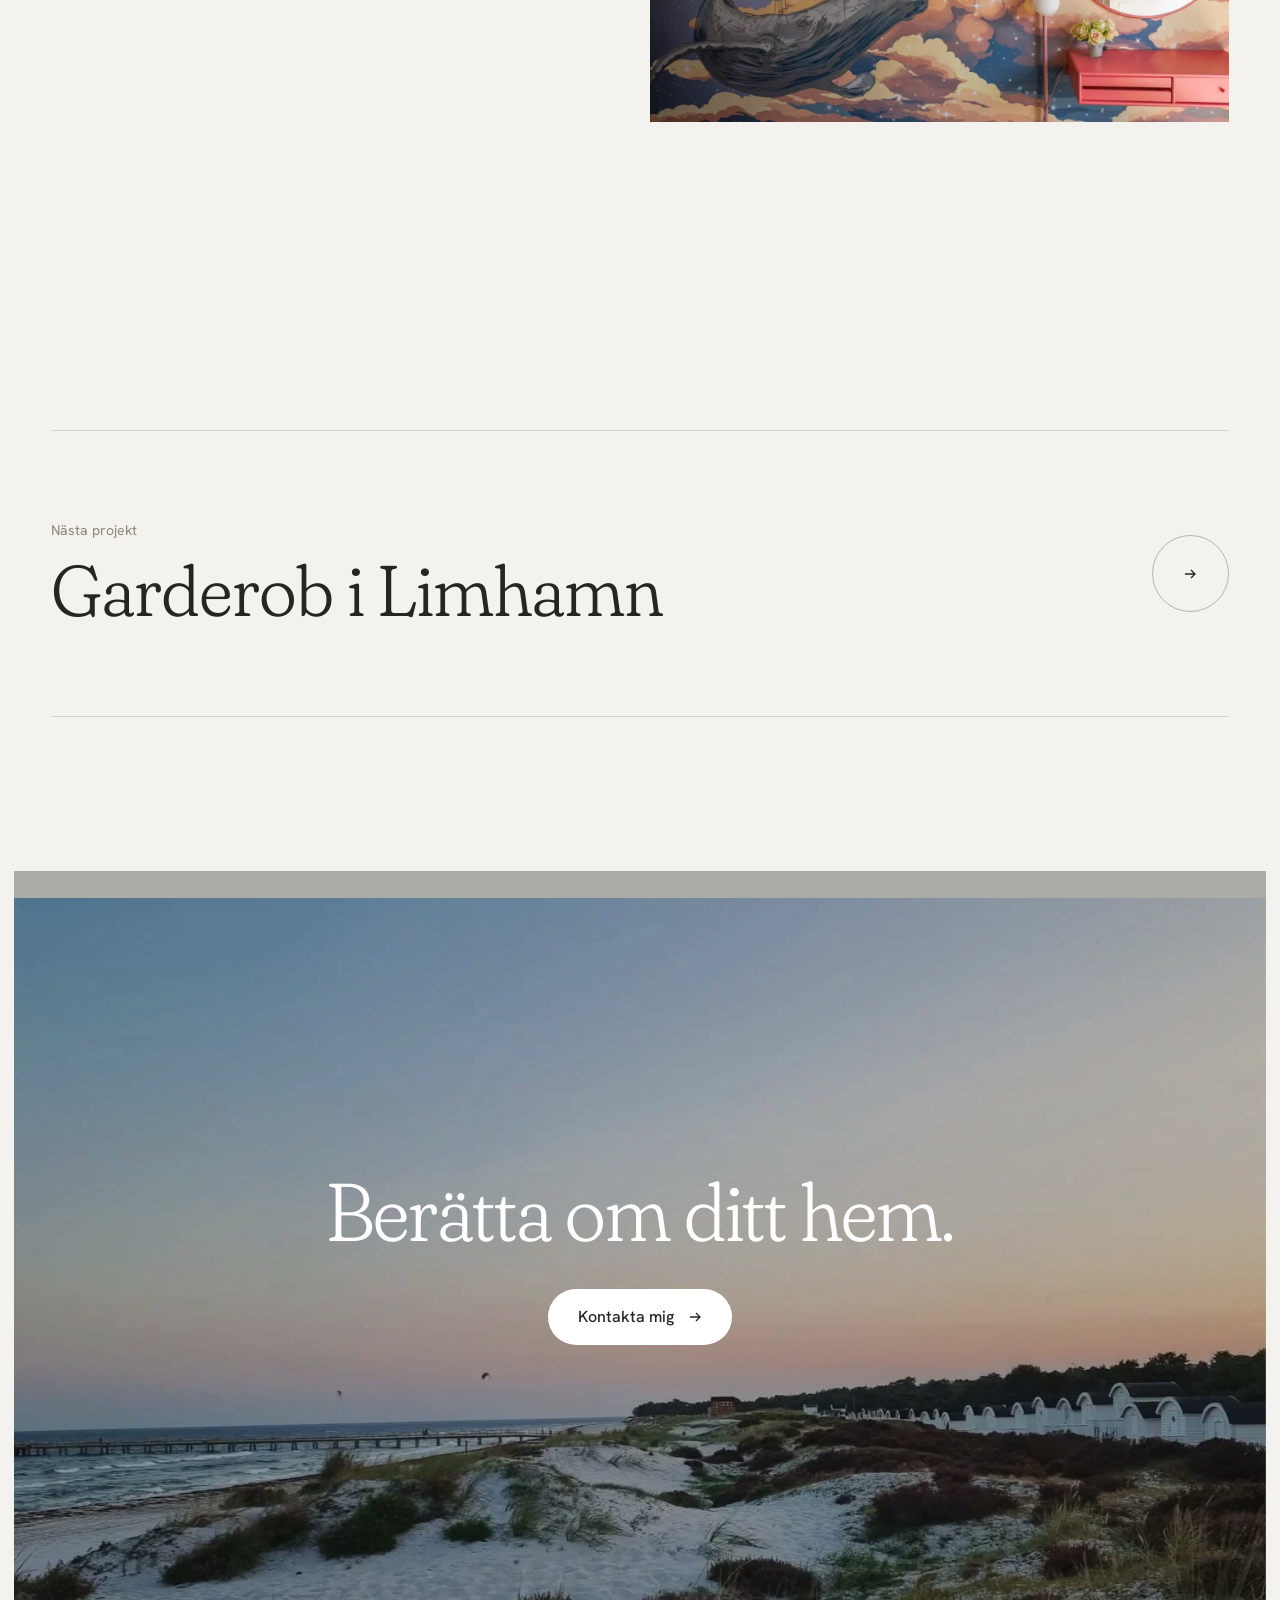
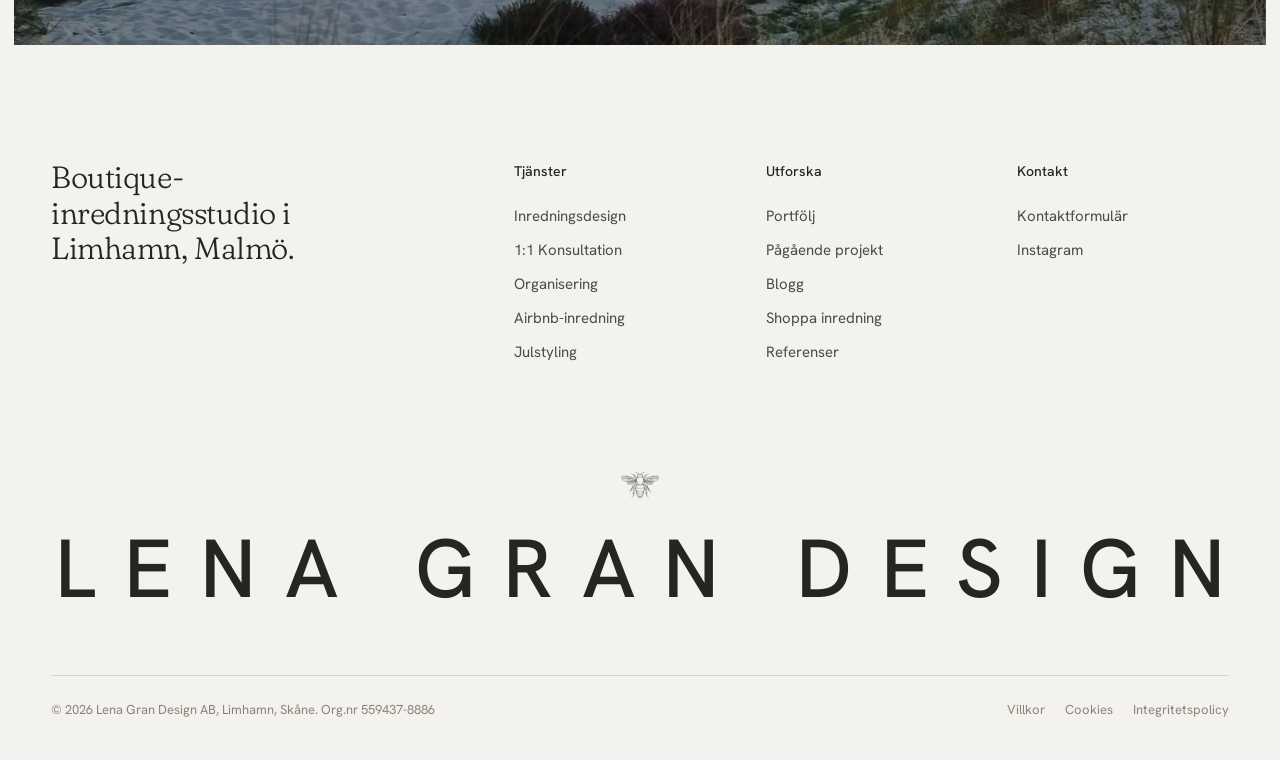
<file: projekt-barnrum.html>
<!doctype html>
<html lang="sv">
<head>
<meta charset="utf-8">
<meta name="viewport" content="width=device-width, initial-scale=1, viewport-fit=cover">
<title>Barnrum för två flickor — Lena Gran Design</title>
<meta name="description" content="Ett delat rum för två flickor, med plats för både lek och vila.">
<meta name="theme-color" content="#F3F2EE">
<link rel="preconnect" href="https://fonts.googleapis.com">
<link rel="preconnect" href="https://fonts.gstatic.com" crossorigin>
<link href="https://fonts.googleapis.com/css2?family=Fraunces:opsz,wght,SOFT@9..144,300..500,100&family=Hanken+Grotesk:wght@400;500&display=swap" rel="stylesheet">
<link rel="stylesheet" href="style.css?v=20261006-kunder">
</head>
<body class="sub">

<header class="hdr" id="hdr">
  <div class="in">
    <nav class="nav" aria-label="Huvudmeny vänster">
      <a href="index.html#tjanster">Tjänster</a>
      <a href="index.html#projekt">Projekt</a>
      <a href="index.html#om">Om mig</a>
    </nav>
    <a href="index.html" class="wm" aria-label="Lena Gran Design, till toppen"><b>LENA GRAN</b><i>DESIGN</i></a>
    <nav class="nav r" aria-label="Huvudmeny höger">
      <a href="index.html#recensioner">Recensioner</a>
      <a href="https://www.lenagran.com/kontakt" class="btn-pill">Kontakta mig</a>
    </nav>
    <button class="burger" id="openMenu" type="button" aria-label="Öppna meny" aria-expanded="false" aria-controls="mm">
      <svg width="26" height="12" viewBox="0 0 26 12" fill="none" stroke="currentColor" stroke-width="1.3" aria-hidden="true"><path d="M0 1h26M8 11h18"/></svg>
    </button>
  </div>
</header>

<!-- ================= MOBILMENY ================= -->
<div class="mm" id="mm" role="dialog" aria-modal="true" aria-label="Meny" hidden>
  <div class="top">
    <span class="wm" style="align-items:flex-start"><b>LENA GRAN</b><i>DESIGN</i></span>
    <button type="button" id="closeMenu" aria-label="Stäng meny" style="background:none;border:0;width:48px;height:48px;display:inline-flex;align-items:center;justify-content:flex-end;cursor:pointer;padding:0">
      <svg width="18" height="18" viewBox="0 0 18 18" fill="none" stroke="currentColor" stroke-width="1.3" aria-hidden="true"><path d="M2 2l14 14M16 2L2 16"/></svg>
    </button>
  </div>
  <nav aria-label="Mobilmeny">
    <a href="index.html#tjanster" data-close>Tjänster</a>
    <a href="index.html#projekt" data-close>Projekt</a>
    <a href="index.html#om" data-close>Om mig</a>
    <a href="index.html#recensioner" data-close>Recensioner</a>
  </nav>
  <div class="bot">
    <a href="https://www.lenagran.com/kontakt" class="btn" style="background:var(--tang);color:var(--kalk);justify-content:center">Kontakta mig</a>
    <a href="https://www.instagram.com/lenagrandesign" class="small" style="text-align:center;padding:8px 0">Instagram @lenagrandesign</a>
  </div>
</div>

<main>
<section class="hero" id="top">
  <div class="frame">
    <img class="p-img" src="bilder/barnrum-hero.webp" width="2397" height="1348" alt="Färgstarkt barnrum" decoding="async" fetchpriority="high">
    <div class="shade"></div>
    <div class="hero-txt">
      <div>
        <a href="projekt.html" class="back late"><svg width="14" height="14" viewBox="0 0 14 14" fill="none" stroke="currentColor" stroke-width="1.3" aria-hidden="true"><path d="M12 7H2M6 3L2 7l4 4"/></svg> Alla projekt</a>
        <h1 class="serif"><span class="ln"><span>Barnrum för</span></span><span class="ln"><span>två flickor</span></span></h1>
        <div class="meta late">
          <span>Typ<b>Hem</b></span>
          <span>Bilder<b>16</b></span>
        </div>
      </div>
    </div>
    <span class="cue late" aria-hidden="true"><i></i></span>
  </div>
</section>

<section class="sec">
  <div class="wrap pintro">
    <p class="state serif">Ett delat rum för två flickor, med plats för både lek och vila.</p>
    <div class="body">
      <p><!-- Lägg in projektbeskrivningen här -->Ett barnrum för två flickor, utformat för att fungera för både lek och vila.</p>
    </div>
  </div>
  <div class="wrap">
    <div class="chapter">
      <div class="ch-head"><h2 class="serif">Bilder</h2><span class="small">16 bilder</span></div>
      <div class="masonry">
<figure><button type="button" data-lb="g" data-full="bilder/barnrum-hero.webp" data-cap="Färgstarkt barnrum" aria-label="Förstora: Färgstarkt barnrum"><img src="bilder/barnrum-hero.webp" width="2397" height="1348" alt="Färgstarkt barnrum" decoding="async" loading="lazy"></button><figcaption>Färgstarkt barnrum</figcaption></figure>
<figure><button type="button" data-lb="g" data-full="bilder/barnrum-01.webp" data-cap="Sminkbord och sittpuffar" aria-label="Förstora: Sminkbord och sittpuffar"><img src="bilder/barnrum-01.webp" width="1103" height="1291" alt="Sminkbord och sittpuffar" decoding="async" loading="lazy"></button><figcaption>Sminkbord och sittpuffar</figcaption></figure>
<figure><button type="button" data-lb="g" data-full="bilder/barnrum-02.webp" data-cap="Mjuk matta och väggmålning" aria-label="Förstora: Mjuk matta och väggmålning"><img src="bilder/barnrum-02.webp" width="1104" height="1986" alt="Mjuk matta och väggmålning" decoding="async" loading="lazy"></button><figcaption>Mjuk matta och väggmålning</figcaption></figure>
<figure><button type="button" data-lb="g" data-full="bilder/barnrum-03.webp" data-cap="Barnrummets helhet" aria-label="Förstora: Barnrummets helhet"><img src="bilder/barnrum-03.webp" width="1500" height="947" alt="Barnrummets helhet" decoding="async" loading="lazy"></button><figcaption>Barnrummets helhet</figcaption></figure>
<figure><button type="button" data-lb="g" data-full="bilder/barnrum-04.webp" data-cap="Spegel och sminkbord" aria-label="Förstora: Spegel och sminkbord"><img src="bilder/barnrum-04.webp" width="811" height="1216" alt="Spegel och sminkbord" decoding="async" loading="lazy"></button><figcaption>Spegel och sminkbord</figcaption></figure>
<figure><button type="button" data-lb="g" data-full="bilder/barnrum-05.webp" data-cap="Blommor och detaljer" aria-label="Förstora: Blommor och detaljer"><img src="bilder/barnrum-05.webp" width="817" height="1225" alt="Blommor och detaljer" decoding="async" loading="lazy"></button><figcaption>Blommor och detaljer</figcaption></figure>
<figure><button type="button" data-lb="g" data-full="bilder/barnrum-06.webp" data-cap="Förvaring för mjukisdjur" aria-label="Förstora: Förvaring för mjukisdjur"><img src="bilder/barnrum-06.webp" width="1620" height="2430" alt="Förvaring för mjukisdjur" decoding="async" loading="lazy"></button><figcaption>Förvaring för mjukisdjur</figcaption></figure>
<figure><button type="button" data-lb="g" data-full="bilder/barnrum-07.webp" data-cap="Belysning och sänghimmel" aria-label="Förstora: Belysning och sänghimmel"><img src="bilder/barnrum-07.webp" width="792" height="1202" alt="Belysning och sänghimmel" decoding="async" loading="lazy"></button><figcaption>Belysning och sänghimmel</figcaption></figure>
<figure><button type="button" data-lb="g" data-full="bilder/barnrum-08.webp" data-cap="Säng med gul sänghimmel" aria-label="Förstora: Säng med gul sänghimmel"><img src="bilder/barnrum-08.webp" width="817" height="1225" alt="Säng med gul sänghimmel" decoding="async" loading="lazy"></button><figcaption>Säng med gul sänghimmel</figcaption></figure>
<figure><button type="button" data-lb="g" data-full="bilder/barnrum-09.webp" data-cap="Sovplats och förvaring" aria-label="Förstora: Sovplats och förvaring"><img src="bilder/barnrum-09.webp" width="1620" height="2430" alt="Sovplats och förvaring" decoding="async" loading="lazy"></button><figcaption>Sovplats och förvaring</figcaption></figure>
<figure><button type="button" data-lb="g" data-full="bilder/barnrum-10.webp" data-cap="Textilier i blått och gult" aria-label="Förstora: Textilier i blått och gult"><img src="bilder/barnrum-10.webp" width="817" height="1225" alt="Textilier i blått och gult" decoding="async" loading="lazy"></button><figcaption>Textilier i blått och gult</figcaption></figure>
<figure><button type="button" data-lb="g" data-full="bilder/barnrum-11.webp" data-cap="Rosa spegel" aria-label="Förstora: Rosa spegel"><img src="bilder/barnrum-11.webp" width="1620" height="2430" alt="Rosa spegel" decoding="async" loading="lazy"></button><figcaption>Rosa spegel</figcaption></figure>
<figure><button type="button" data-lb="g" data-full="bilder/barnrum-12.webp" data-cap="Korgförvaring" aria-label="Förstora: Korgförvaring"><img src="bilder/barnrum-12.webp" width="817" height="1225" alt="Korgförvaring" decoding="async" loading="lazy"></button><figcaption>Korgförvaring</figcaption></figure>
<figure><button type="button" data-lb="g" data-full="bilder/barnrum-13.webp" data-cap="Vägghylla och böcker" aria-label="Förstora: Vägghylla och böcker"><img src="bilder/barnrum-13.webp" width="575" height="817" alt="Vägghylla och böcker" decoding="async" loading="lazy"></button><figcaption>Vägghylla och böcker</figcaption></figure>
<figure><button type="button" data-lb="g" data-full="bilder/barnrum-14.webp" data-cap="Möbler och matta" aria-label="Förstora: Möbler och matta"><img src="bilder/barnrum-14.webp" width="1098" height="1970" alt="Möbler och matta" decoding="async" loading="lazy"></button><figcaption>Möbler och matta</figcaption></figure>
<figure><button type="button" data-lb="g" data-full="bilder/barnrum-15.webp" data-cap="Väggmålning och spegel" aria-label="Förstora: Väggmålning och spegel"><img src="bilder/barnrum-15.webp" width="1500" height="952" alt="Väggmålning och spegel" decoding="async" loading="lazy"></button><figcaption>Väggmålning och spegel</figcaption></figure>
      </div>
    </div>
  </div>
</section>
<section class="wrap" style="padding:clamp(96px,12vw,170px) var(--pad)">
  <a class="nextp" href="projekt-garderob.html">
    <span><span class="small" style="display:block;margin-bottom:14px">Nästa projekt</span><span class="nm serif">Garderob i Limhamn</span></span>
    <span class="ic"><svg width="14" height="14" viewBox="0 0 14 14" fill="none" stroke="currentColor" stroke-width="1.3" aria-hidden="true"><path d="M2 7h10M8 3l4 4-4 4"/></svg></span>
  </a>
</section>
<section class="cta" aria-label="Kontakt">
  <img data-par="0.15" src="bilder/gemensamt-ljunghusen-strand-f6107593.webp" alt="" loading="lazy" width="1920" height="1080">
  <div class="in">
    <h2 class="serif">Berätta om ditt hem.</h2>
    <a href="https://www.lenagran.com/kontakt" class="btn">Kontakta mig
      <svg width="14" height="14" viewBox="0 0 14 14" fill="none" stroke="currentColor" stroke-width="1.3" aria-hidden="true"><path d="M2 7h10M8 3l4 4-4 4"/></svg>
    </a>
  </div>
</section>
</main>
<!-- ================= FOOTER ================= -->
<footer class="foot">
  <div class="wrap">
    <div class="fgrid">
      <div>
        <p class="serif" style="margin:0;font-size:clamp(26px,2.4vw,36px);line-height:1.15;max-width:18ch">Boutique-inredningsstudio i Limhamn, Malmö.</p>
      </div>
      <div>
        <h4>Tjänster</h4>
        <a href="https://www.lenagran.com/inredare-i-malmo">Inredningsdesign</a>
        <a href="https://www.lenagran.com/11-consultation">1:1 Konsultation</a>
        <a href="https://www.lenagran.com/organisering-i-hemmet-i-malmo">Organisering</a>
        <a href="https://www.lenagran.com/airbnb-inredningsdesign-malmo">Airbnb-inredning</a>
        <a href="https://www.lenagran.com/julstyling-i-malmo">Julstyling</a>
      </div>
      <div>
        <h4>Utforska</h4>
        <a href="projekt.html">Portfölj</a>
        <a href="https://www.lenagran.com/pagaende-projekt">Pågående projekt</a>
        <a href="https://www.lenagran.com/blogg">Blogg</a>
        <a href="https://www.lenagran.com/shoppa-inredning">Shoppa inredning</a>
        <a href="https://www.lenagran.com/referenser">Referenser</a>
      </div>
      <div>
        <h4>Kontakt</h4>
        <a href="https://www.lenagran.com/kontakt">Kontaktformulär</a>
        <a href="https://www.instagram.com/lenagrandesign">Instagram</a>
      </div>
    </div>
    <div class="brandmark" aria-hidden="true">
      <img class="bee" src="bilder/gemensamt-bee-3da2f6d6.webp" alt="" loading="lazy" width="760" height="532">
      <svg viewBox="0 0 1200 70" preserveAspectRatio="xMidYMid meet"><text x="4" y="64" font-size="84" textLength="1192" lengthAdjust="spacing">LENA GRAN DESIGN</text></svg>
    </div>
    <div class="fbase">
      <span>© 2026 Lena Gran Design AB, Limhamn, Skåne. Org.nr 559437-8886</span>
      <span style="display:flex;gap:20px;align-items:center;flex-wrap:wrap">
        <a href="https://www.lenagran.com/terms-conditions">Villkor</a>
        <a href="https://www.lenagran.com/cookies">Cookies</a>
        <a href="https://www.lenagran.com/privacy-policy">Integritetspolicy</a>
      </span>
    </div>
  </div>
</footer>

<div class="mbar" id="mbar">
  <a href="https://www.lenagran.com/kontakt">Kontakta mig</a>
  <a class="alt" href="https://www.instagram.com/lenagrandesign" aria-label="Instagram">
    <svg width="18" height="18" viewBox="0 0 18 18" fill="none" stroke="currentColor" stroke-width="1.3" aria-hidden="true"><rect x="2" y="2" width="14" height="14" rx="4"/><circle cx="9" cy="9" r="3.2"/><circle cx="13" cy="5" r=".6" fill="currentColor"/></svg>
  </a>
</div>

<script src="site.js"></script>
</body>
</html>
</file>
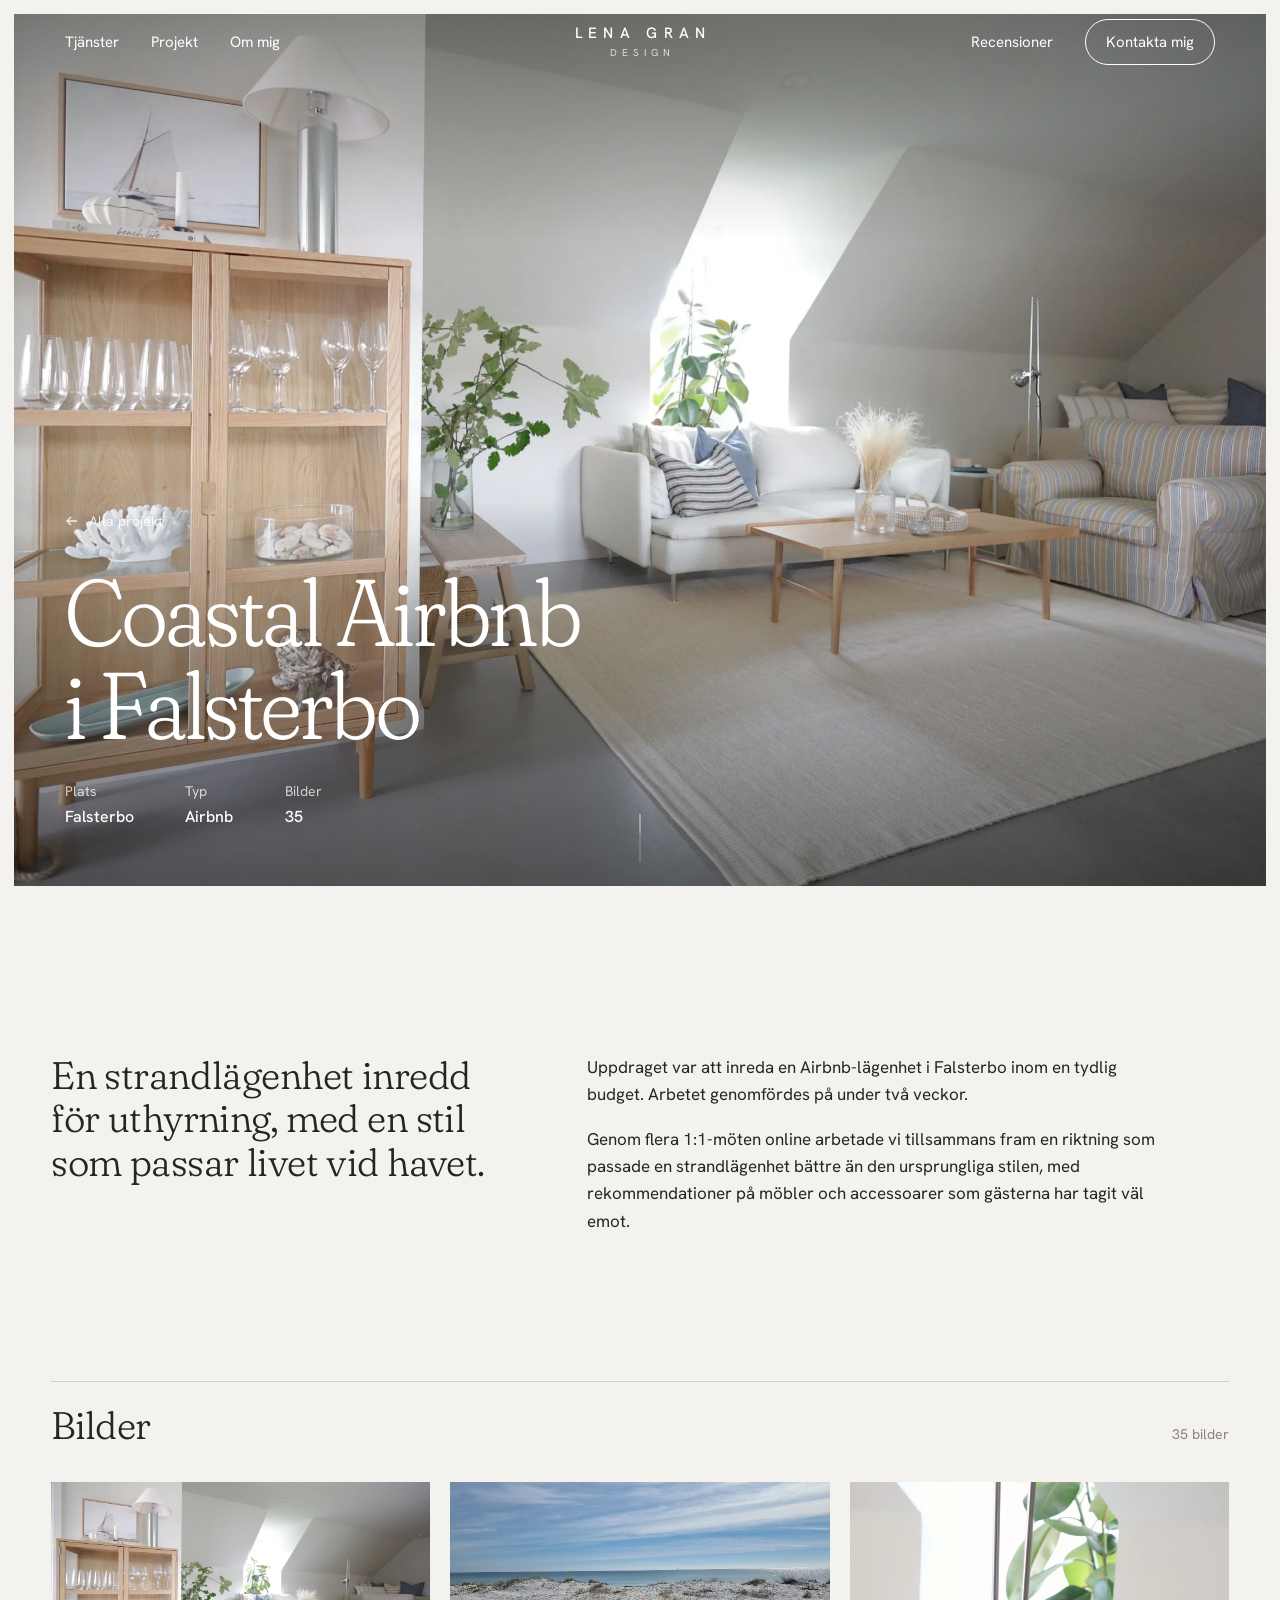
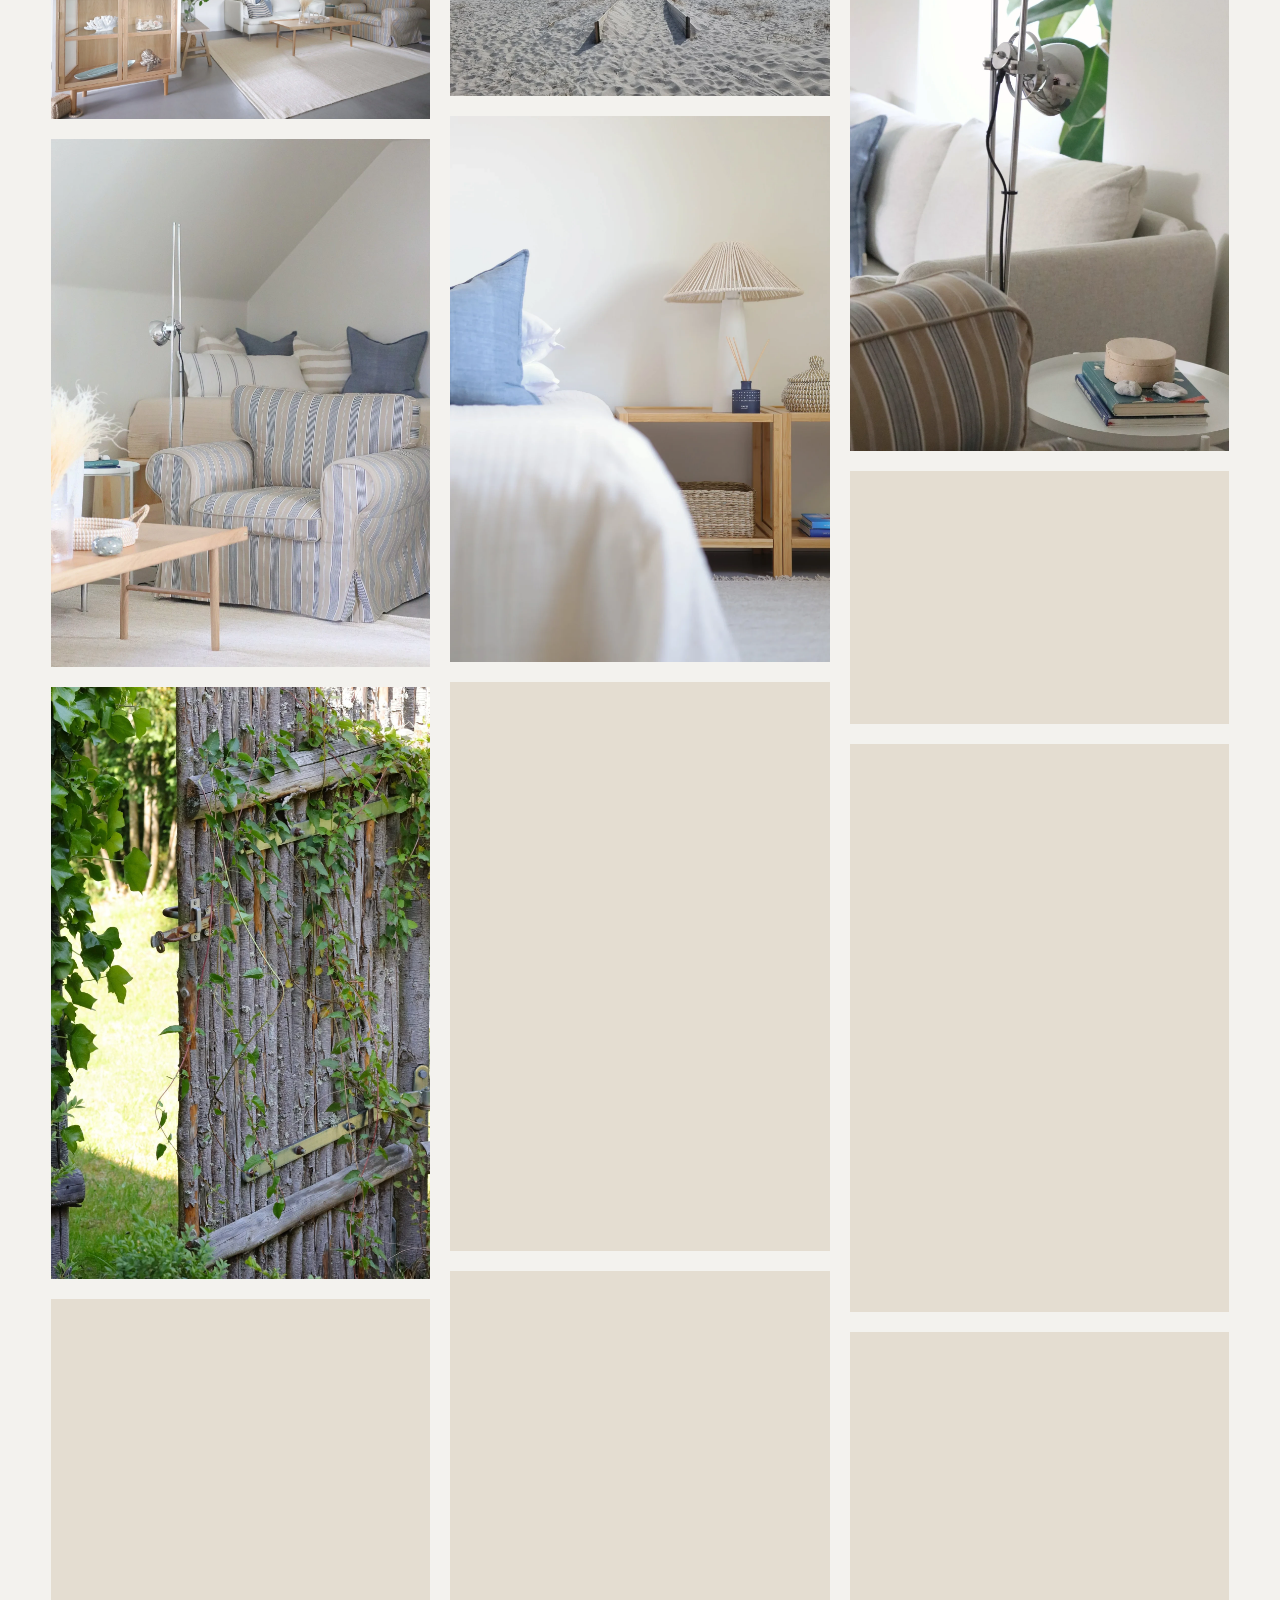
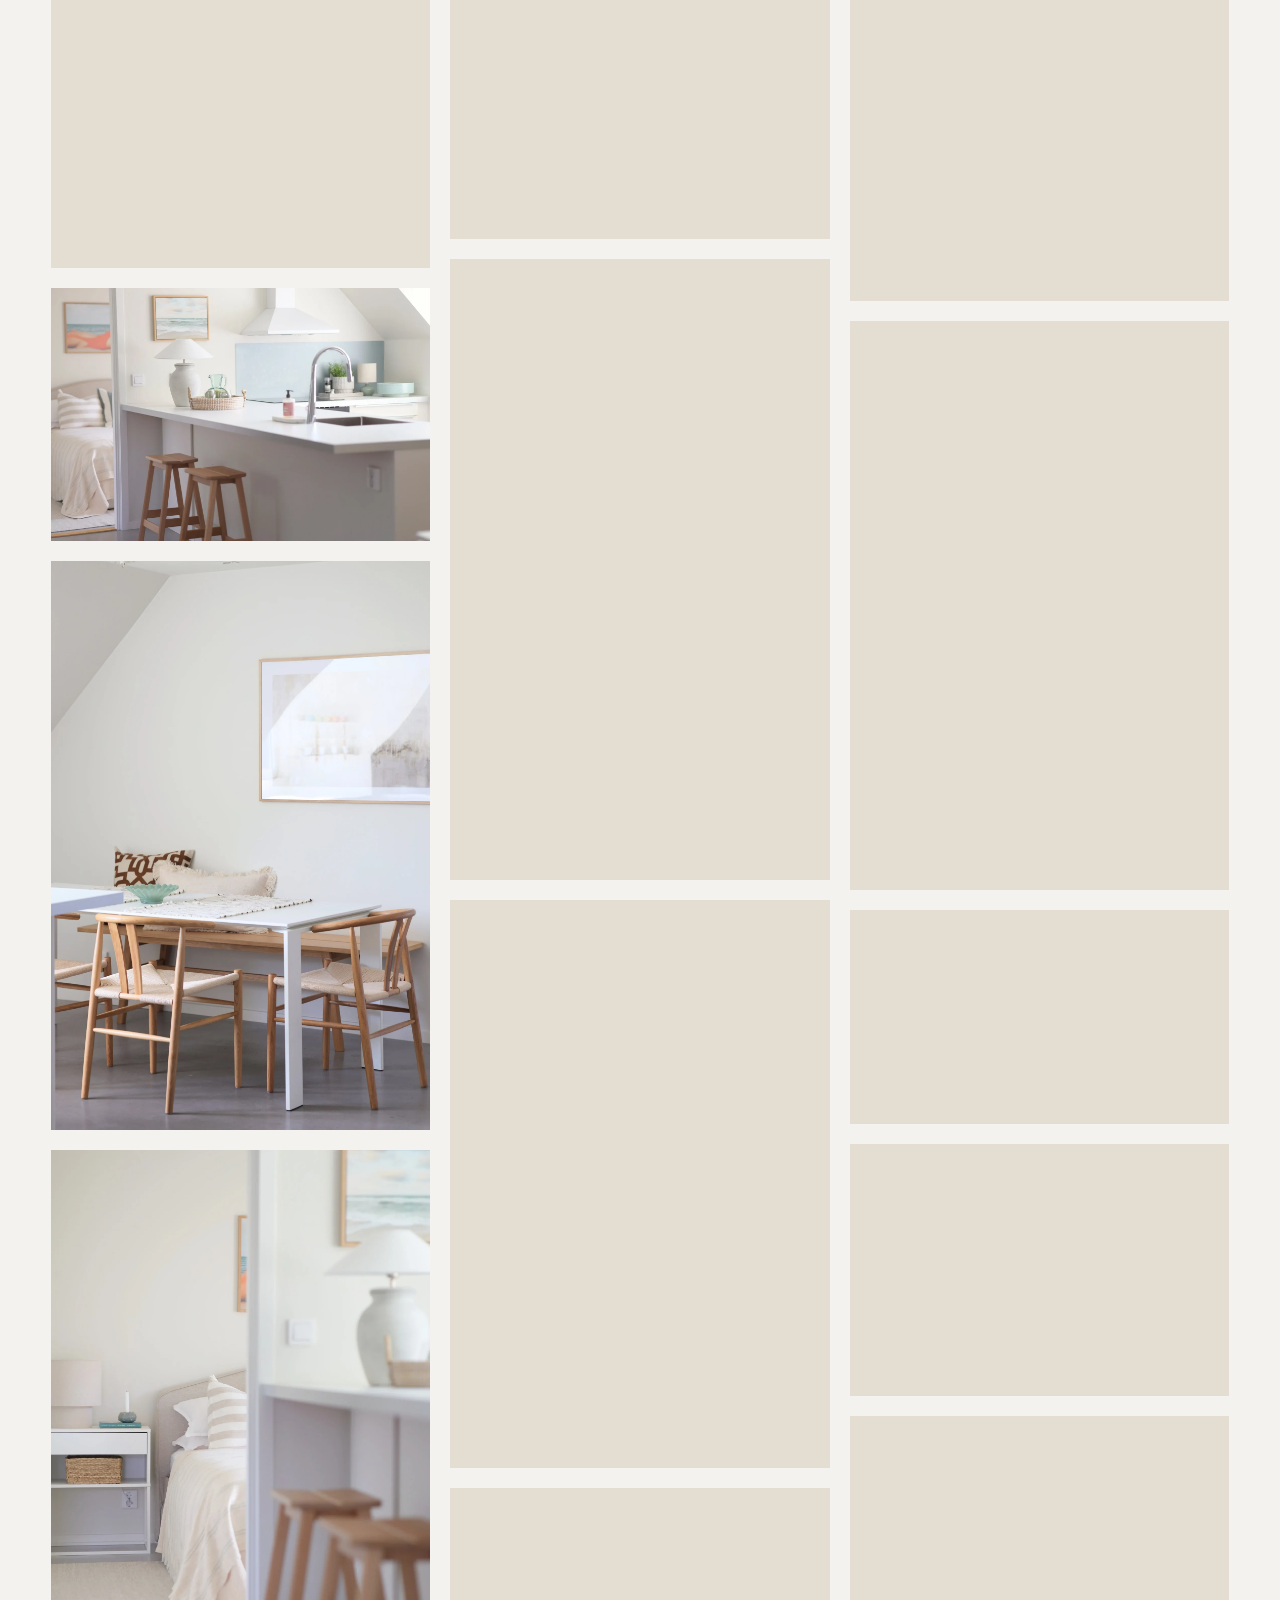
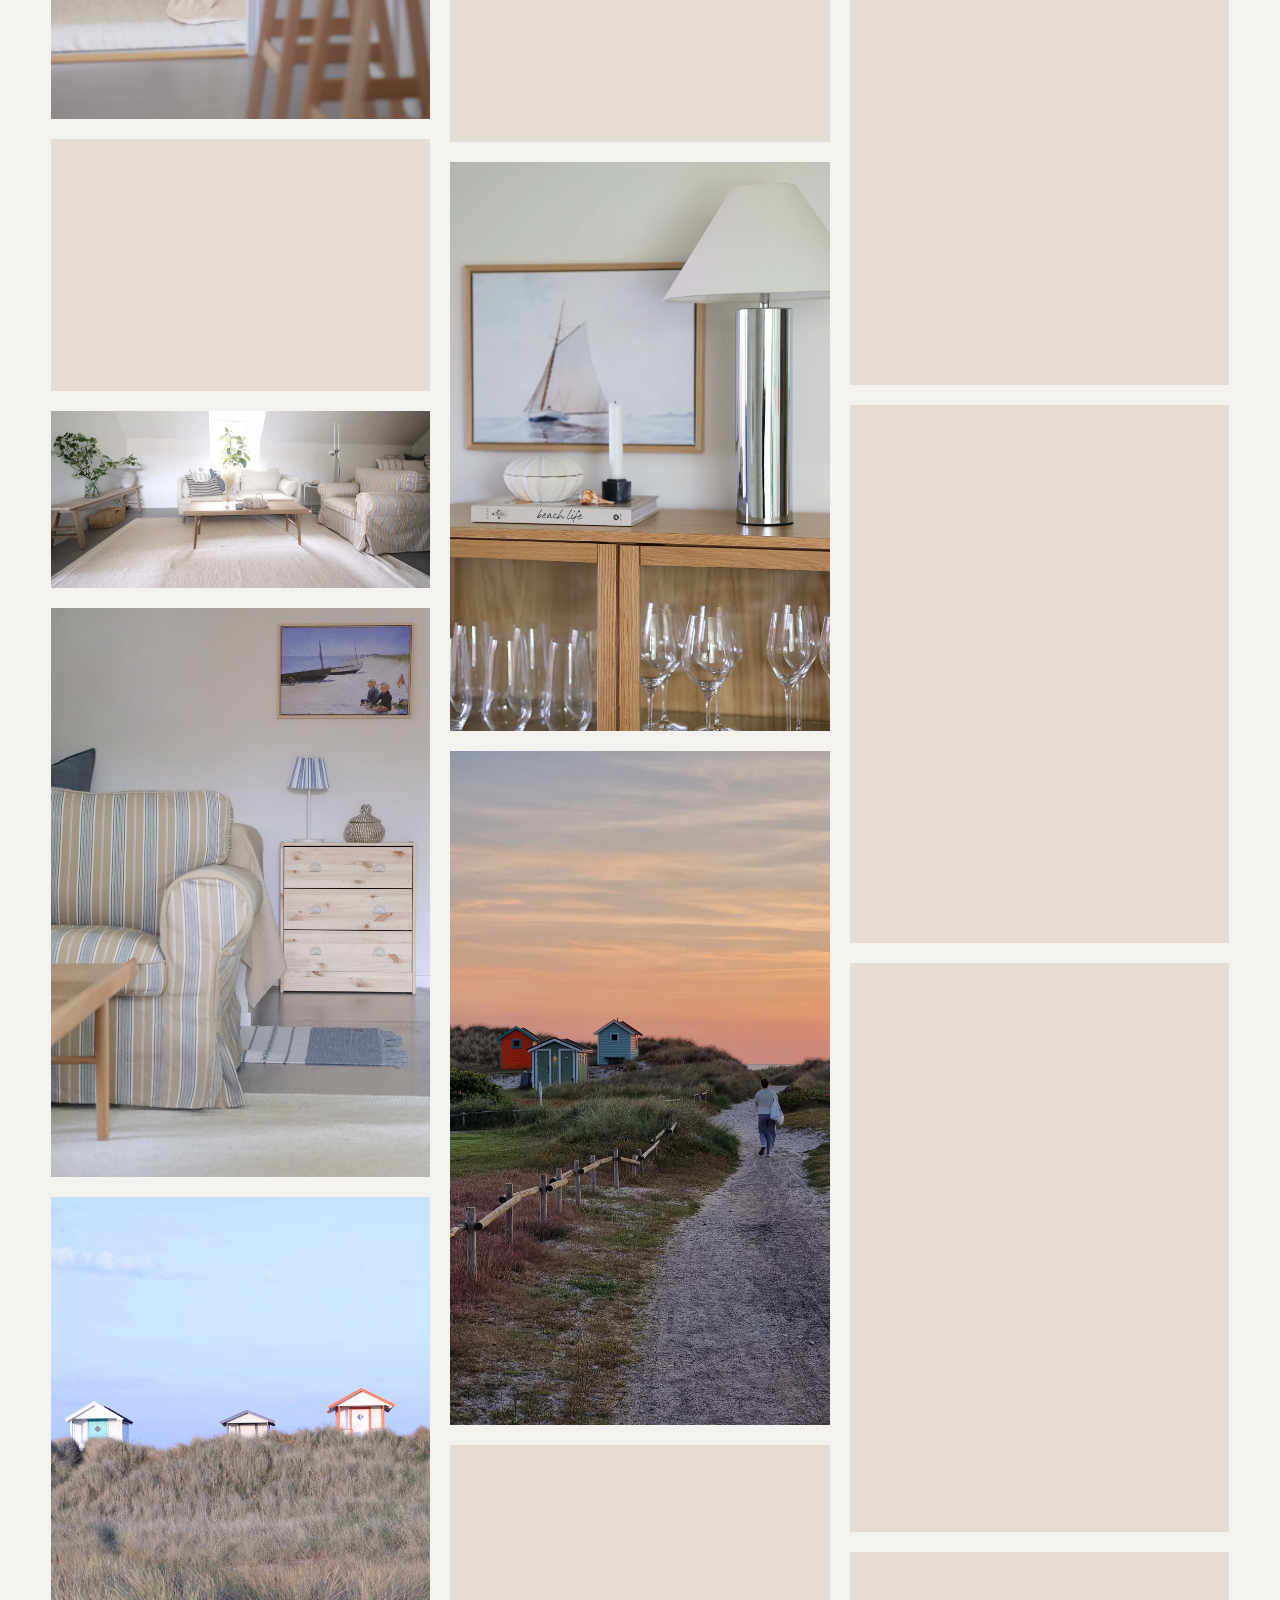
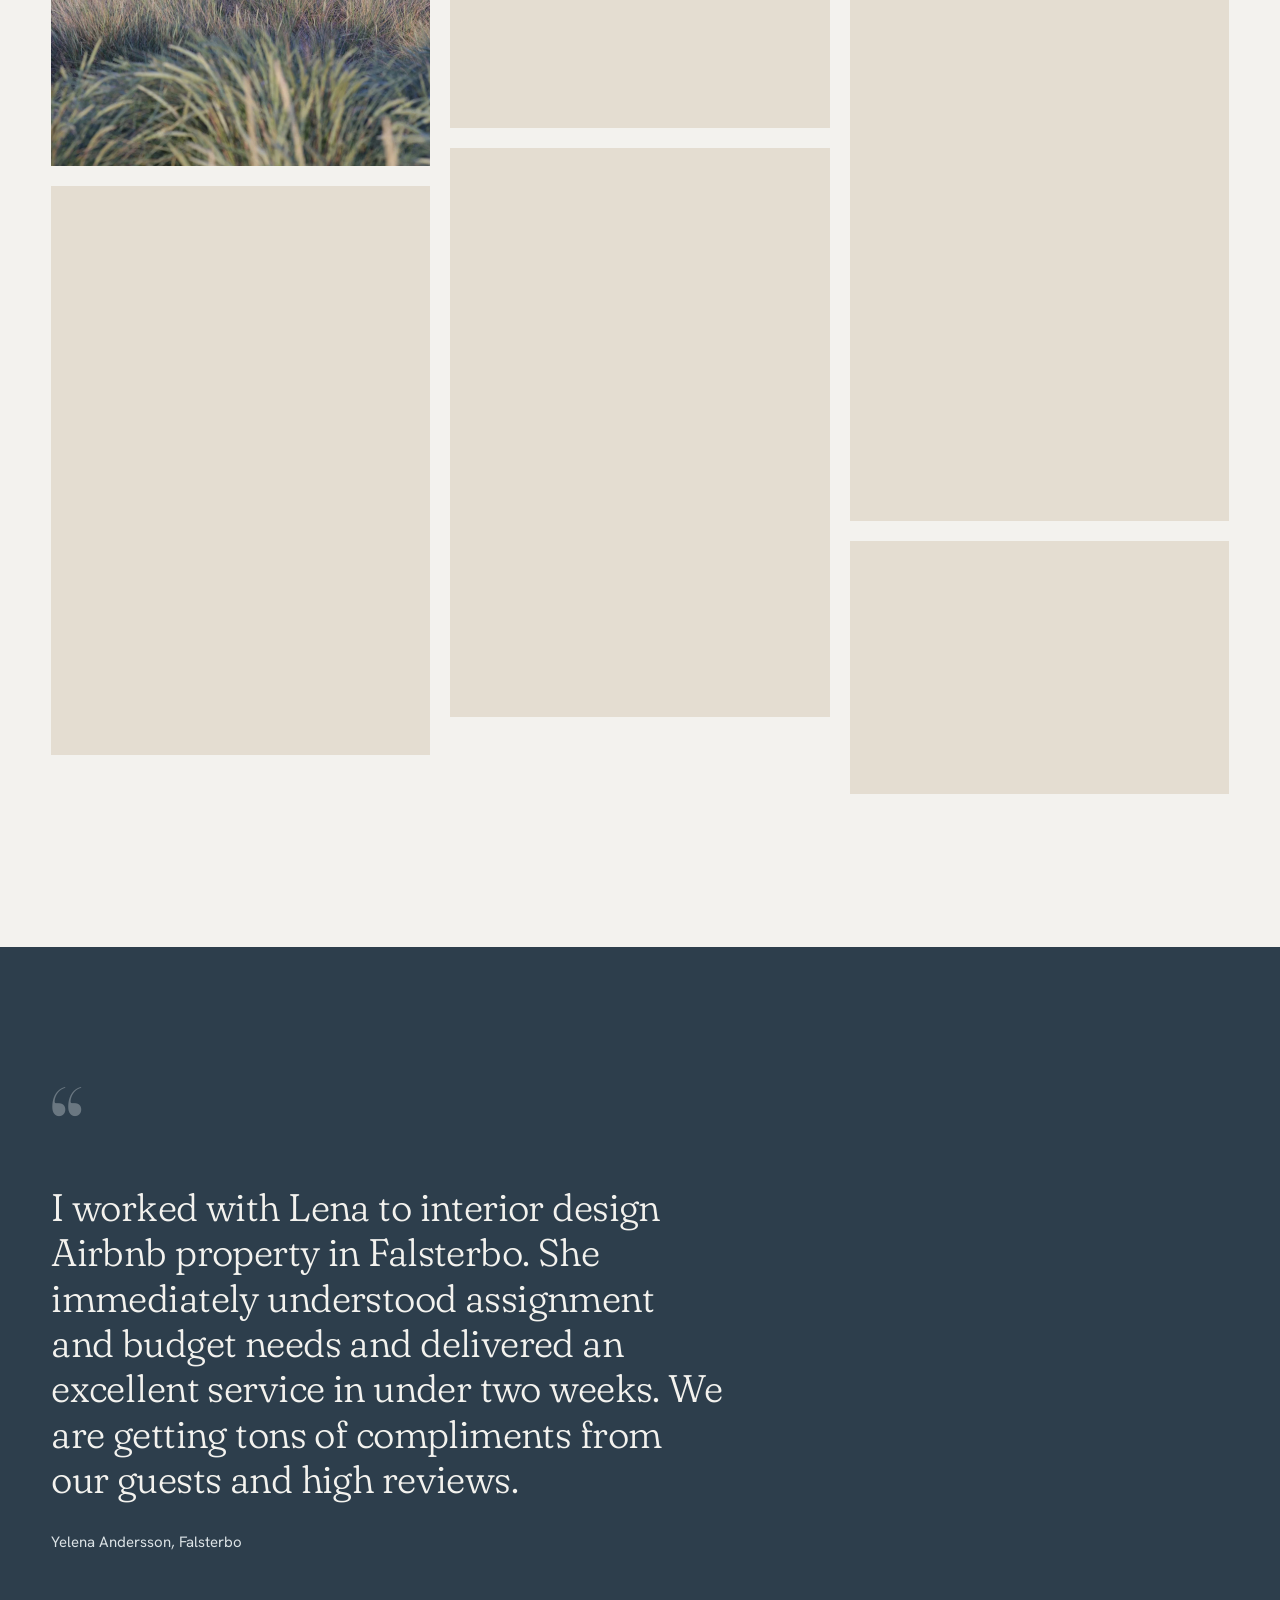
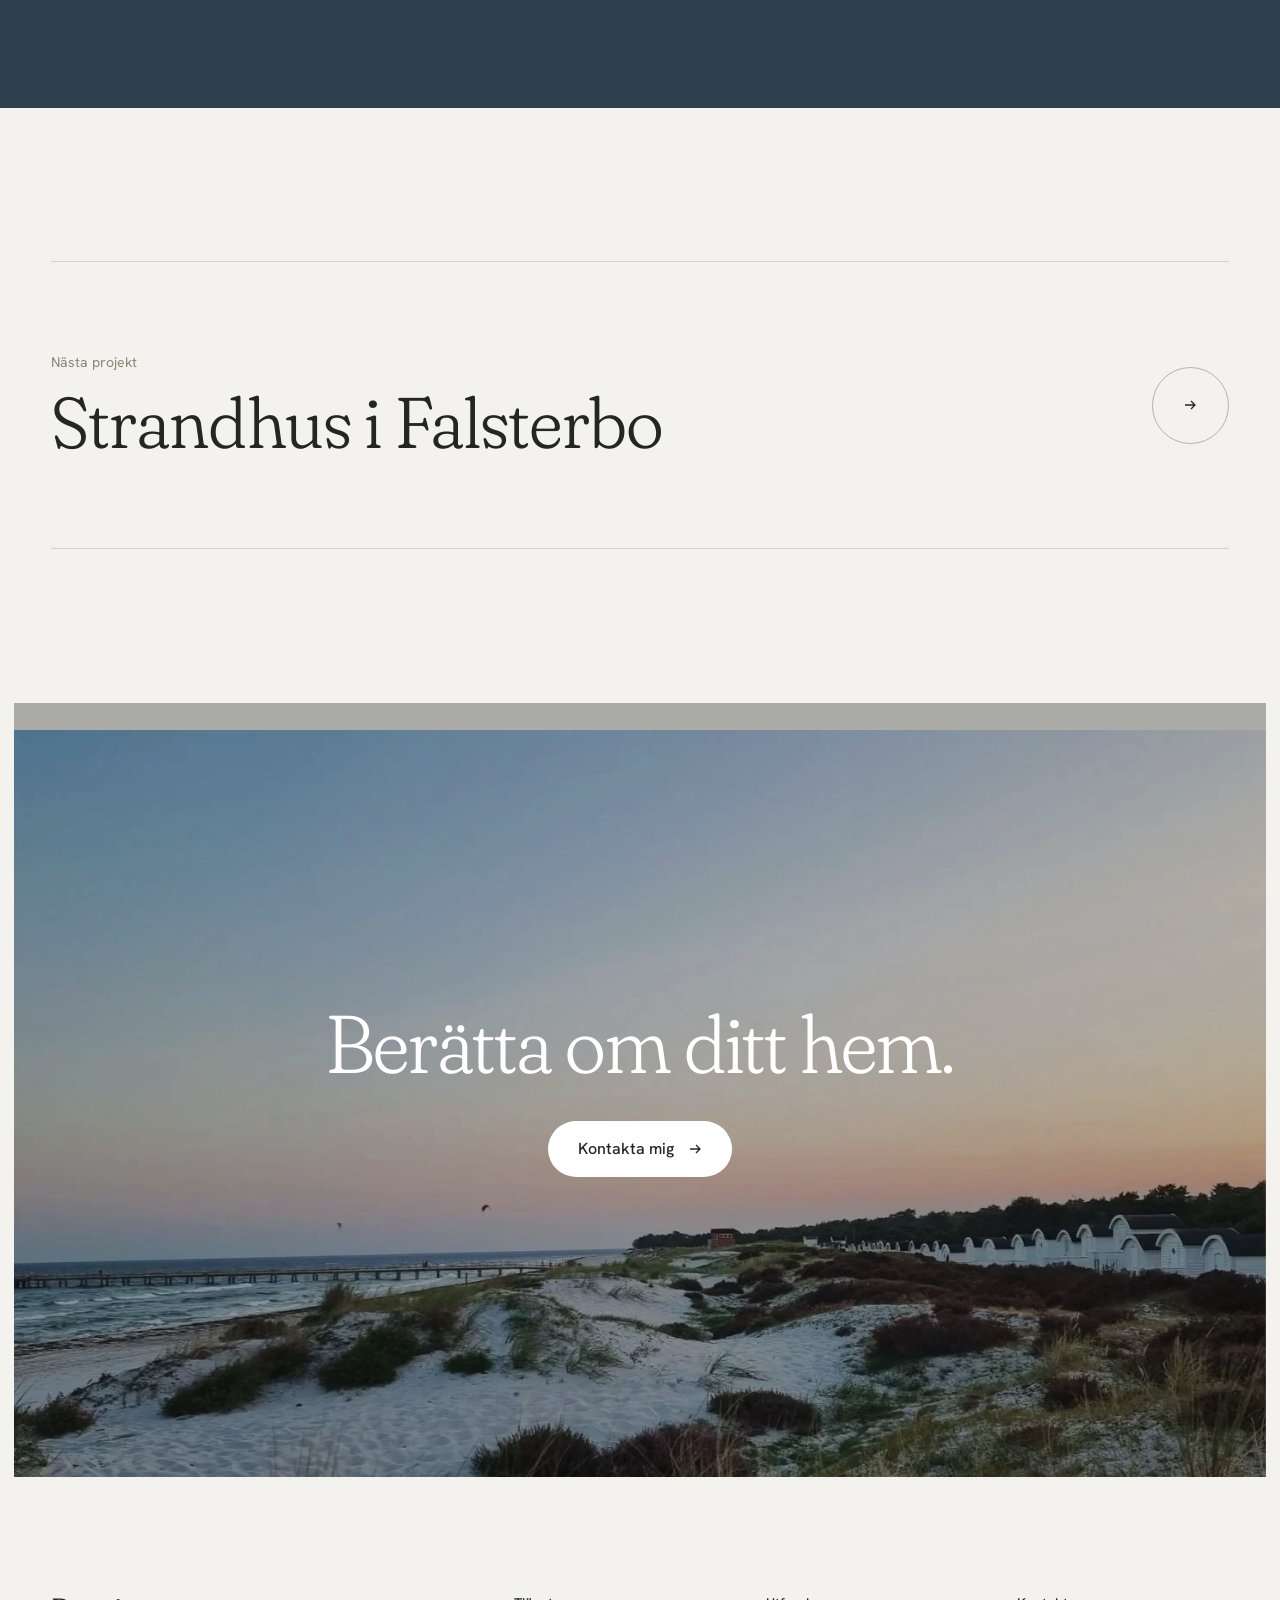
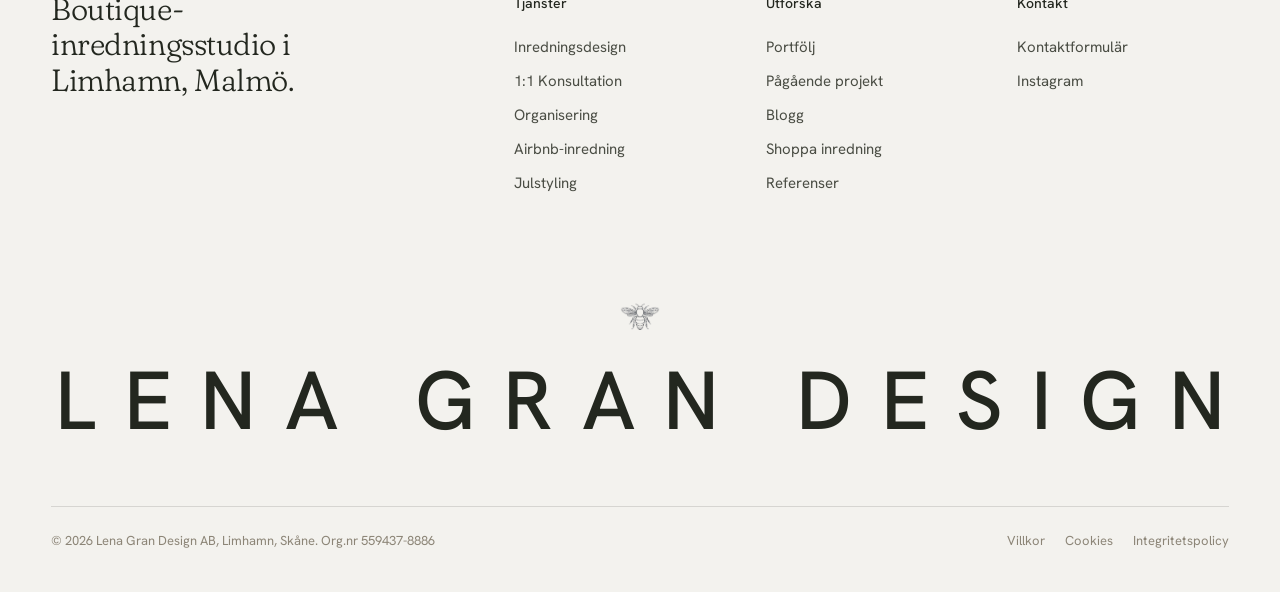
<file: projekt-falsterbo-airbnb.html>
<!doctype html>
<html lang="sv">
<head>
<meta charset="utf-8">
<meta name="viewport" content="width=device-width, initial-scale=1, viewport-fit=cover">
<title>Skandinavisk coastal Airbnb i Falsterbo — Lena Gran Design</title>
<meta name="description" content="En strandlägenhet inredd för uthyrning, med en stil som passar livet vid havet.">
<meta name="theme-color" content="#F3F2EE">
<link rel="preconnect" href="https://fonts.googleapis.com">
<link rel="preconnect" href="https://fonts.gstatic.com" crossorigin>
<link href="https://fonts.googleapis.com/css2?family=Fraunces:opsz,wght,SOFT@9..144,300..500,100&family=Hanken+Grotesk:wght@400;500&display=swap" rel="stylesheet">
<link rel="stylesheet" href="style.css?v=20261006-kunder">
</head>
<body class="sub">

<header class="hdr" id="hdr">
  <div class="in">
    <nav class="nav" aria-label="Huvudmeny vänster">
      <a href="index.html#tjanster">Tjänster</a>
      <a href="index.html#projekt">Projekt</a>
      <a href="index.html#om">Om mig</a>
    </nav>
    <a href="index.html" class="wm" aria-label="Lena Gran Design, till toppen"><b>LENA GRAN</b><i>DESIGN</i></a>
    <nav class="nav r" aria-label="Huvudmeny höger">
      <a href="index.html#recensioner">Recensioner</a>
      <a href="https://www.lenagran.com/kontakt" class="btn-pill">Kontakta mig</a>
    </nav>
    <button class="burger" id="openMenu" type="button" aria-label="Öppna meny" aria-expanded="false" aria-controls="mm">
      <svg width="26" height="12" viewBox="0 0 26 12" fill="none" stroke="currentColor" stroke-width="1.3" aria-hidden="true"><path d="M0 1h26M8 11h18"/></svg>
    </button>
  </div>
</header>

<!-- ================= MOBILMENY ================= -->
<div class="mm" id="mm" role="dialog" aria-modal="true" aria-label="Meny" hidden>
  <div class="top">
    <span class="wm" style="align-items:flex-start"><b>LENA GRAN</b><i>DESIGN</i></span>
    <button type="button" id="closeMenu" aria-label="Stäng meny" style="background:none;border:0;width:48px;height:48px;display:inline-flex;align-items:center;justify-content:flex-end;cursor:pointer;padding:0">
      <svg width="18" height="18" viewBox="0 0 18 18" fill="none" stroke="currentColor" stroke-width="1.3" aria-hidden="true"><path d="M2 2l14 14M16 2L2 16"/></svg>
    </button>
  </div>
  <nav aria-label="Mobilmeny">
    <a href="index.html#tjanster" data-close>Tjänster</a>
    <a href="index.html#projekt" data-close>Projekt</a>
    <a href="index.html#om" data-close>Om mig</a>
    <a href="index.html#recensioner" data-close>Recensioner</a>
  </nav>
  <div class="bot">
    <a href="https://www.lenagran.com/kontakt" class="btn" style="background:var(--tang);color:var(--kalk);justify-content:center">Kontakta mig</a>
    <a href="https://www.instagram.com/lenagrandesign" class="small" style="text-align:center;padding:8px 0">Instagram @lenagrandesign</a>
  </div>
</div>

<main>
<section class="hero" id="top">
  <div class="frame">
    <img class="p-img" src="bilder/falsterbo-airbnb-hero.webp" width="2500" height="1565" alt="Vardagsrum med kustnära känsla" decoding="async" fetchpriority="high">
    <div class="shade"></div>
    <div class="hero-txt">
      <div>
        <a href="projekt.html" class="back late"><svg width="14" height="14" viewBox="0 0 14 14" fill="none" stroke="currentColor" stroke-width="1.3" aria-hidden="true"><path d="M12 7H2M6 3L2 7l4 4"/></svg> Alla projekt</a>
        <h1 class="serif"><span class="ln"><span>Coastal Airbnb</span></span><span class="ln"><span>i Falsterbo</span></span></h1>
        <div class="meta late">
          <span>Plats<b>Falsterbo</b></span>
          <span>Typ<b>Airbnb</b></span>
          <span>Bilder<b>35</b></span>
        </div>
      </div>
    </div>
    <span class="cue late" aria-hidden="true"><i></i></span>
  </div>
</section>

<section class="sec">
  <div class="wrap pintro">
    <p class="state serif">En strandlägenhet inredd för uthyrning, med en stil som passar livet vid havet.</p>
    <div class="body">
      <p>Uppdraget var att inreda en Airbnb-lägenhet i Falsterbo inom en tydlig budget. Arbetet genomfördes på under två veckor.</p><p>Genom flera 1:1-möten online arbetade vi tillsammans fram en riktning som passade en strandlägenhet bättre än den ursprungliga stilen, med rekommendationer på möbler och accessoarer som gästerna har tagit väl emot.</p>
    </div>
  </div>
  <div class="wrap">
    <div class="chapter">
      <div class="ch-head"><h2 class="serif">Bilder</h2><span class="small">35 bilder</span></div>
      <div class="masonry three">
<figure><button type="button" data-lb="g" data-full="bilder/falsterbo-airbnb-hero.webp" data-cap="Vardagsrum med kustnära känsla" aria-label="Förstora: Vardagsrum med kustnära känsla"><img src="bilder/falsterbo-airbnb-hero.webp" width="2500" height="1565" alt="Vardagsrum med kustnära känsla" decoding="async" loading="lazy"></button><figcaption>Vardagsrum med kustnära känsla</figcaption></figure>
<figure><button type="button" data-lb="g" data-full="bilder/falsterbo-airbnb-01.webp" data-cap="Soffa och sidobord" aria-label="Förstora: Soffa och sidobord"><img src="bilder/falsterbo-airbnb-01.webp" width="1500" height="2089" alt="Soffa och sidobord" decoding="async" loading="lazy"></button><figcaption>Soffa och sidobord</figcaption></figure>
<figure><button type="button" data-lb="g" data-full="bilder/falsterbo-airbnb-02.webp" data-cap="Entré genom trädgården" aria-label="Förstora: Entré genom trädgården"><img src="bilder/falsterbo-airbnb-02.webp" width="1500" height="2342" alt="Entré genom trädgården" decoding="async" loading="lazy"></button><figcaption>Entré genom trädgården</figcaption></figure>
<figure><button type="button" data-lb="g" data-full="bilder/falsterbo-airbnb-03.webp" data-cap="Matplats vid fönstret" aria-label="Förstora: Matplats vid fönstret"><img src="bilder/falsterbo-airbnb-03.webp" width="1500" height="2250" alt="Matplats vid fönstret" decoding="async" loading="lazy"></button><figcaption>Matplats vid fönstret</figcaption></figure>
<figure><button type="button" data-lb="g" data-full="bilder/falsterbo-airbnb-04.webp" data-cap="Kök och köksö" aria-label="Förstora: Kök och köksö"><img src="bilder/falsterbo-airbnb-04.webp" width="1500" height="1000" alt="Kök och köksö" decoding="async" loading="lazy"></button><figcaption>Kök och köksö</figcaption></figure>
<figure><button type="button" data-lb="g" data-full="bilder/falsterbo-airbnb-05.webp" data-cap="Matplats i naturmaterial" aria-label="Förstora: Matplats i naturmaterial"><img src="bilder/falsterbo-airbnb-05.webp" width="1500" height="2250" alt="Matplats i naturmaterial" decoding="async" loading="lazy"></button><figcaption>Matplats i naturmaterial</figcaption></figure>
<figure><button type="button" data-lb="g" data-full="bilder/falsterbo-airbnb-06.webp" data-cap="Vy mellan kök och sovrum" aria-label="Förstora: Vy mellan kök och sovrum"><img src="bilder/falsterbo-airbnb-06.webp" width="1500" height="2250" alt="Vy mellan kök och sovrum" decoding="async" loading="lazy"></button><figcaption>Vy mellan kök och sovrum</figcaption></figure>
<figure><button type="button" data-lb="g" data-full="bilder/falsterbo-airbnb-07.webp" data-cap="Soffgrupp och textilier" aria-label="Förstora: Soffgrupp och textilier"><img src="bilder/falsterbo-airbnb-07.webp" width="1500" height="1000" alt="Soffgrupp och textilier" decoding="async" loading="lazy"></button><figcaption>Soffgrupp och textilier</figcaption></figure>
<figure><button type="button" data-lb="g" data-full="bilder/falsterbo-airbnb-08.webp" data-cap="Vardagsrum i dagsljus" aria-label="Förstora: Vardagsrum i dagsljus"><img src="bilder/falsterbo-airbnb-08.webp" width="1500" height="700" alt="Vardagsrum i dagsljus" decoding="async" loading="lazy"></button><figcaption>Vardagsrum i dagsljus</figcaption></figure>
<figure><button type="button" data-lb="g" data-full="bilder/falsterbo-airbnb-09.webp" data-cap="Fåtölj och sidobord" aria-label="Förstora: Fåtölj och sidobord"><img src="bilder/falsterbo-airbnb-09.webp" width="1500" height="2250" alt="Fåtölj och sidobord" decoding="async" loading="lazy"></button><figcaption>Fåtölj och sidobord</figcaption></figure>
<figure><button type="button" data-lb="g" data-full="bilder/falsterbo-airbnb-10.webp" data-cap="Strandmiljö i Falsterbo" aria-label="Förstora: Strandmiljö i Falsterbo"><img src="bilder/falsterbo-airbnb-10.webp" width="1500" height="2250" alt="Strandmiljö i Falsterbo" decoding="async" loading="lazy"></button><figcaption>Strandmiljö i Falsterbo</figcaption></figure>
<figure><button type="button" data-lb="g" data-full="bilder/falsterbo-airbnb-11.webp" data-cap="Vitrinskåp i vardagsrummet" aria-label="Förstora: Vitrinskåp i vardagsrummet"><img src="bilder/falsterbo-airbnb-11.webp" width="1500" height="2250" alt="Vitrinskåp i vardagsrummet" decoding="async" loading="lazy"></button><figcaption>Vitrinskåp i vardagsrummet</figcaption></figure>
<figure><button type="button" data-lb="g" data-full="bilder/falsterbo-airbnb-12.webp" data-cap="Sandstrand och hav" aria-label="Förstora: Sandstrand och hav"><img src="bilder/falsterbo-airbnb-12.webp" width="1500" height="845" alt="Sandstrand och hav" decoding="async" loading="lazy"></button><figcaption>Sandstrand och hav</figcaption></figure>
<figure><button type="button" data-lb="g" data-full="bilder/falsterbo-airbnb-13.webp" data-cap="Sovrum och sängbord" aria-label="Förstora: Sovrum och sängbord"><img src="bilder/falsterbo-airbnb-13.webp" width="1500" height="2161" alt="Sovrum och sängbord" decoding="async" loading="lazy"></button><figcaption>Sovrum och sängbord</figcaption></figure>
<figure><button type="button" data-lb="g" data-full="bilder/falsterbo-airbnb-14.webp" data-cap="Delat sovrum" aria-label="Förstora: Delat sovrum"><img src="bilder/falsterbo-airbnb-14.webp" width="1500" height="2250" alt="Delat sovrum" decoding="async" loading="lazy"></button><figcaption>Delat sovrum</figcaption></figure>
<figure><button type="button" data-lb="g" data-full="bilder/falsterbo-airbnb-15.webp" data-cap="Bok och dekoration" aria-label="Förstora: Bok och dekoration"><img src="bilder/falsterbo-airbnb-15.webp" width="1500" height="2250" alt="Bok och dekoration" decoding="async" loading="lazy"></button><figcaption>Bok och dekoration</figcaption></figure>
<figure><button type="button" data-lb="g" data-full="bilder/falsterbo-airbnb-16.webp" data-cap="Byrå i sovrummet" aria-label="Förstora: Byrå i sovrummet"><img src="bilder/falsterbo-airbnb-16.webp" width="1500" height="2453" alt="Byrå i sovrummet" decoding="async" loading="lazy"></button><figcaption>Byrå i sovrummet</figcaption></figure>
<figure><button type="button" data-lb="g" data-full="bilder/falsterbo-airbnb-17.webp" data-cap="Belysning vid sängen" aria-label="Förstora: Belysning vid sängen"><img src="bilder/falsterbo-airbnb-17.webp" width="1500" height="2250" alt="Belysning vid sängen" decoding="async" loading="lazy"></button><figcaption>Belysning vid sängen</figcaption></figure>
<figure><button type="button" data-lb="g" data-full="bilder/falsterbo-airbnb-18.webp" data-cap="Badhytter vid stranden" aria-label="Förstora: Badhytter vid stranden"><img src="bilder/falsterbo-airbnb-18.webp" width="1500" height="1005" alt="Badhytter vid stranden" decoding="async" loading="lazy"></button><figcaption>Badhytter vid stranden</figcaption></figure>
<figure><button type="button" data-lb="g" data-full="bilder/falsterbo-airbnb-19.webp" data-cap="Konst och belysning" aria-label="Förstora: Konst och belysning"><img src="bilder/falsterbo-airbnb-19.webp" width="1500" height="2250" alt="Konst och belysning" decoding="async" loading="lazy"></button><figcaption>Konst och belysning</figcaption></figure>
<figure><button type="button" data-lb="g" data-full="bilder/falsterbo-airbnb-20.webp" data-cap="Falsterbo i kvällsljus" aria-label="Förstora: Falsterbo i kvällsljus"><img src="bilder/falsterbo-airbnb-20.webp" width="1500" height="2664" alt="Falsterbo i kvällsljus" decoding="async" loading="lazy"></button><figcaption>Falsterbo i kvällsljus</figcaption></figure>
<figure><button type="button" data-lb="g" data-full="bilder/falsterbo-airbnb-21.webp" data-cap="Sovrum" aria-label="Förstora: Sovrum"><img src="bilder/falsterbo-airbnb-21.webp" width="1500" height="1121" alt="Sovrum" decoding="async" loading="lazy"></button><figcaption>Sovrum</figcaption></figure>
<figure><button type="button" data-lb="g" data-full="bilder/falsterbo-airbnb-22.webp" data-cap="Detaljer vid sängen" aria-label="Förstora: Detaljer vid sängen"><img src="bilder/falsterbo-airbnb-22.webp" width="1500" height="2250" alt="Detaljer vid sängen" decoding="async" loading="lazy"></button><figcaption>Detaljer vid sängen</figcaption></figure>
<figure><button type="button" data-lb="g" data-full="bilder/falsterbo-airbnb-23.webp" data-cap="Sittplats i vardagsrummet" aria-label="Förstora: Sittplats i vardagsrummet"><img src="bilder/falsterbo-airbnb-23.webp" width="1500" height="2250" alt="Sittplats i vardagsrummet" decoding="async" loading="lazy"></button><figcaption>Sittplats i vardagsrummet</figcaption></figure>
<figure><button type="button" data-lb="g" data-full="bilder/falsterbo-airbnb-24.webp" data-cap="Inredningsbok och textilier" aria-label="Förstora: Inredningsbok och textilier"><img src="bilder/falsterbo-airbnb-24.webp" width="1500" height="1000" alt="Inredningsbok och textilier" decoding="async" loading="lazy"></button><figcaption>Inredningsbok och textilier</figcaption></figure>
<figure><button type="button" data-lb="g" data-full="bilder/falsterbo-airbnb-25.webp" data-cap="Kustnära dekoration" aria-label="Förstora: Kustnära dekoration"><img src="bilder/falsterbo-airbnb-25.webp" width="1500" height="2250" alt="Kustnära dekoration" decoding="async" loading="lazy"></button><figcaption>Kustnära dekoration</figcaption></figure>
<figure><button type="button" data-lb="g" data-full="bilder/falsterbo-airbnb-26.webp" data-cap="Strandens sanddyner" aria-label="Förstora: Strandens sanddyner"><img src="bilder/falsterbo-airbnb-26.webp" width="1500" height="2250" alt="Strandens sanddyner" decoding="async" loading="lazy"></button><figcaption>Strandens sanddyner</figcaption></figure>
<figure><button type="button" data-lb="g" data-full="bilder/falsterbo-airbnb-27.webp" data-cap="Detaljer på byrån" aria-label="Förstora: Detaljer på byrån"><img src="bilder/falsterbo-airbnb-27.webp" width="1500" height="2250" alt="Detaljer på byrån" decoding="async" loading="lazy"></button><figcaption>Detaljer på byrån</figcaption></figure>
<figure><button type="button" data-lb="g" data-full="bilder/falsterbo-airbnb-28.webp" data-cap="Havet" aria-label="Förstora: Havet"><img src="bilder/falsterbo-airbnb-28.webp" width="1500" height="845" alt="Havet" decoding="async" loading="lazy"></button><figcaption>Havet</figcaption></figure>
<figure><button type="button" data-lb="g" data-full="bilder/falsterbo-airbnb-29.webp" data-cap="Kök" aria-label="Förstora: Kök"><img src="bilder/falsterbo-airbnb-29.webp" width="1024" height="683" alt="Kök" decoding="async" loading="lazy"></button><figcaption>Kök</figcaption></figure>
<figure><button type="button" data-lb="g" data-full="bilder/falsterbo-airbnb-30.webp" data-cap="Kök och förvaring" aria-label="Förstora: Kök och förvaring"><img src="bilder/falsterbo-airbnb-30.webp" width="1500" height="2250" alt="Kök och förvaring" decoding="async" loading="lazy"></button><figcaption>Kök och förvaring</figcaption></figure>
<figure><button type="button" data-lb="g" data-full="bilder/falsterbo-airbnb-31.webp" data-cap="Förvaring i entrén" aria-label="Förstora: Förvaring i entrén"><img src="bilder/falsterbo-airbnb-31.webp" width="1500" height="2129" alt="Förvaring i entrén" decoding="async" loading="lazy"></button><figcaption>Förvaring i entrén</figcaption></figure>
<figure><button type="button" data-lb="g" data-full="bilder/falsterbo-airbnb-32.webp" data-cap="Porslin i vitrinskåpet" aria-label="Förstora: Porslin i vitrinskåpet"><img src="bilder/falsterbo-airbnb-32.webp" width="1500" height="2250" alt="Porslin i vitrinskåpet" decoding="async" loading="lazy"></button><figcaption>Porslin i vitrinskåpet</figcaption></figure>
<figure><button type="button" data-lb="g" data-full="bilder/falsterbo-airbnb-33.webp" data-cap="Snäckor och detaljer" aria-label="Förstora: Snäckor och detaljer"><img src="bilder/falsterbo-airbnb-33.webp" width="1500" height="2250" alt="Snäckor och detaljer" decoding="async" loading="lazy"></button><figcaption>Snäckor och detaljer</figcaption></figure>
<figure><button type="button" data-lb="g" data-full="bilder/falsterbo-airbnb-34.webp" data-cap="Helhetsvy av lägenheten" aria-label="Förstora: Helhetsvy av lägenheten"><img src="bilder/falsterbo-airbnb-34.webp" width="1500" height="1000" alt="Helhetsvy av lägenheten" decoding="async" loading="lazy"></button><figcaption>Helhetsvy av lägenheten</figcaption></figure>
      </div>
    </div>
  </div>
</section>
<section class="sec pquote">
  <div class="wrap">
    <figure style="margin:0">
      <span class="qmark" aria-hidden="true">“</span>
      <blockquote class="serif">I worked with Lena to interior design Airbnb property in Falsterbo. She immediately understood assignment and budget needs and delivered an excellent service in under two weeks. We are getting tons of compliments from our guests and high reviews.</blockquote>
      <figcaption>Yelena Andersson, Falsterbo</figcaption>
    </figure>
  </div>
</section>
<section class="wrap" style="padding:clamp(96px,12vw,170px) var(--pad)">
  <a class="nextp" href="projekt-strandhus-falsterbo.html">
    <span><span class="small" style="display:block;margin-bottom:14px">Nästa projekt</span><span class="nm serif">Strandhus i Falsterbo</span></span>
    <span class="ic"><svg width="14" height="14" viewBox="0 0 14 14" fill="none" stroke="currentColor" stroke-width="1.3" aria-hidden="true"><path d="M2 7h10M8 3l4 4-4 4"/></svg></span>
  </a>
</section>
<section class="cta" aria-label="Kontakt">
  <img data-par="0.15" src="bilder/gemensamt-ljunghusen-strand-f6107593.webp" alt="" loading="lazy" width="1920" height="1080">
  <div class="in">
    <h2 class="serif">Berätta om ditt hem.</h2>
    <a href="https://www.lenagran.com/kontakt" class="btn">Kontakta mig
      <svg width="14" height="14" viewBox="0 0 14 14" fill="none" stroke="currentColor" stroke-width="1.3" aria-hidden="true"><path d="M2 7h10M8 3l4 4-4 4"/></svg>
    </a>
  </div>
</section>
</main>
<!-- ================= FOOTER ================= -->
<footer class="foot">
  <div class="wrap">
    <div class="fgrid">
      <div>
        <p class="serif" style="margin:0;font-size:clamp(26px,2.4vw,36px);line-height:1.15;max-width:18ch">Boutique-inredningsstudio i Limhamn, Malmö.</p>
      </div>
      <div>
        <h4>Tjänster</h4>
        <a href="https://www.lenagran.com/inredare-i-malmo">Inredningsdesign</a>
        <a href="https://www.lenagran.com/11-consultation">1:1 Konsultation</a>
        <a href="https://www.lenagran.com/organisering-i-hemmet-i-malmo">Organisering</a>
        <a href="https://www.lenagran.com/airbnb-inredningsdesign-malmo">Airbnb-inredning</a>
        <a href="https://www.lenagran.com/julstyling-i-malmo">Julstyling</a>
      </div>
      <div>
        <h4>Utforska</h4>
        <a href="projekt.html">Portfölj</a>
        <a href="https://www.lenagran.com/pagaende-projekt">Pågående projekt</a>
        <a href="https://www.lenagran.com/blogg">Blogg</a>
        <a href="https://www.lenagran.com/shoppa-inredning">Shoppa inredning</a>
        <a href="https://www.lenagran.com/referenser">Referenser</a>
      </div>
      <div>
        <h4>Kontakt</h4>
        <a href="https://www.lenagran.com/kontakt">Kontaktformulär</a>
        <a href="https://www.instagram.com/lenagrandesign">Instagram</a>
      </div>
    </div>
    <div class="brandmark" aria-hidden="true">
      <img class="bee" src="bilder/gemensamt-bee-3da2f6d6.webp" alt="" loading="lazy" width="760" height="532">
      <svg viewBox="0 0 1200 70" preserveAspectRatio="xMidYMid meet"><text x="4" y="64" font-size="84" textLength="1192" lengthAdjust="spacing">LENA GRAN DESIGN</text></svg>
    </div>
    <div class="fbase">
      <span>© 2026 Lena Gran Design AB, Limhamn, Skåne. Org.nr 559437-8886</span>
      <span style="display:flex;gap:20px;align-items:center;flex-wrap:wrap">
        <a href="https://www.lenagran.com/terms-conditions">Villkor</a>
        <a href="https://www.lenagran.com/cookies">Cookies</a>
        <a href="https://www.lenagran.com/privacy-policy">Integritetspolicy</a>
      </span>
    </div>
  </div>
</footer>

<div class="mbar" id="mbar">
  <a href="https://www.lenagran.com/kontakt">Kontakta mig</a>
  <a class="alt" href="https://www.instagram.com/lenagrandesign" aria-label="Instagram">
    <svg width="18" height="18" viewBox="0 0 18 18" fill="none" stroke="currentColor" stroke-width="1.3" aria-hidden="true"><rect x="2" y="2" width="14" height="14" rx="4"/><circle cx="9" cy="9" r="3.2"/><circle cx="13" cy="5" r=".6" fill="currentColor"/></svg>
  </a>
</div>

<script src="site.js"></script>
</body>
</html>
</file>
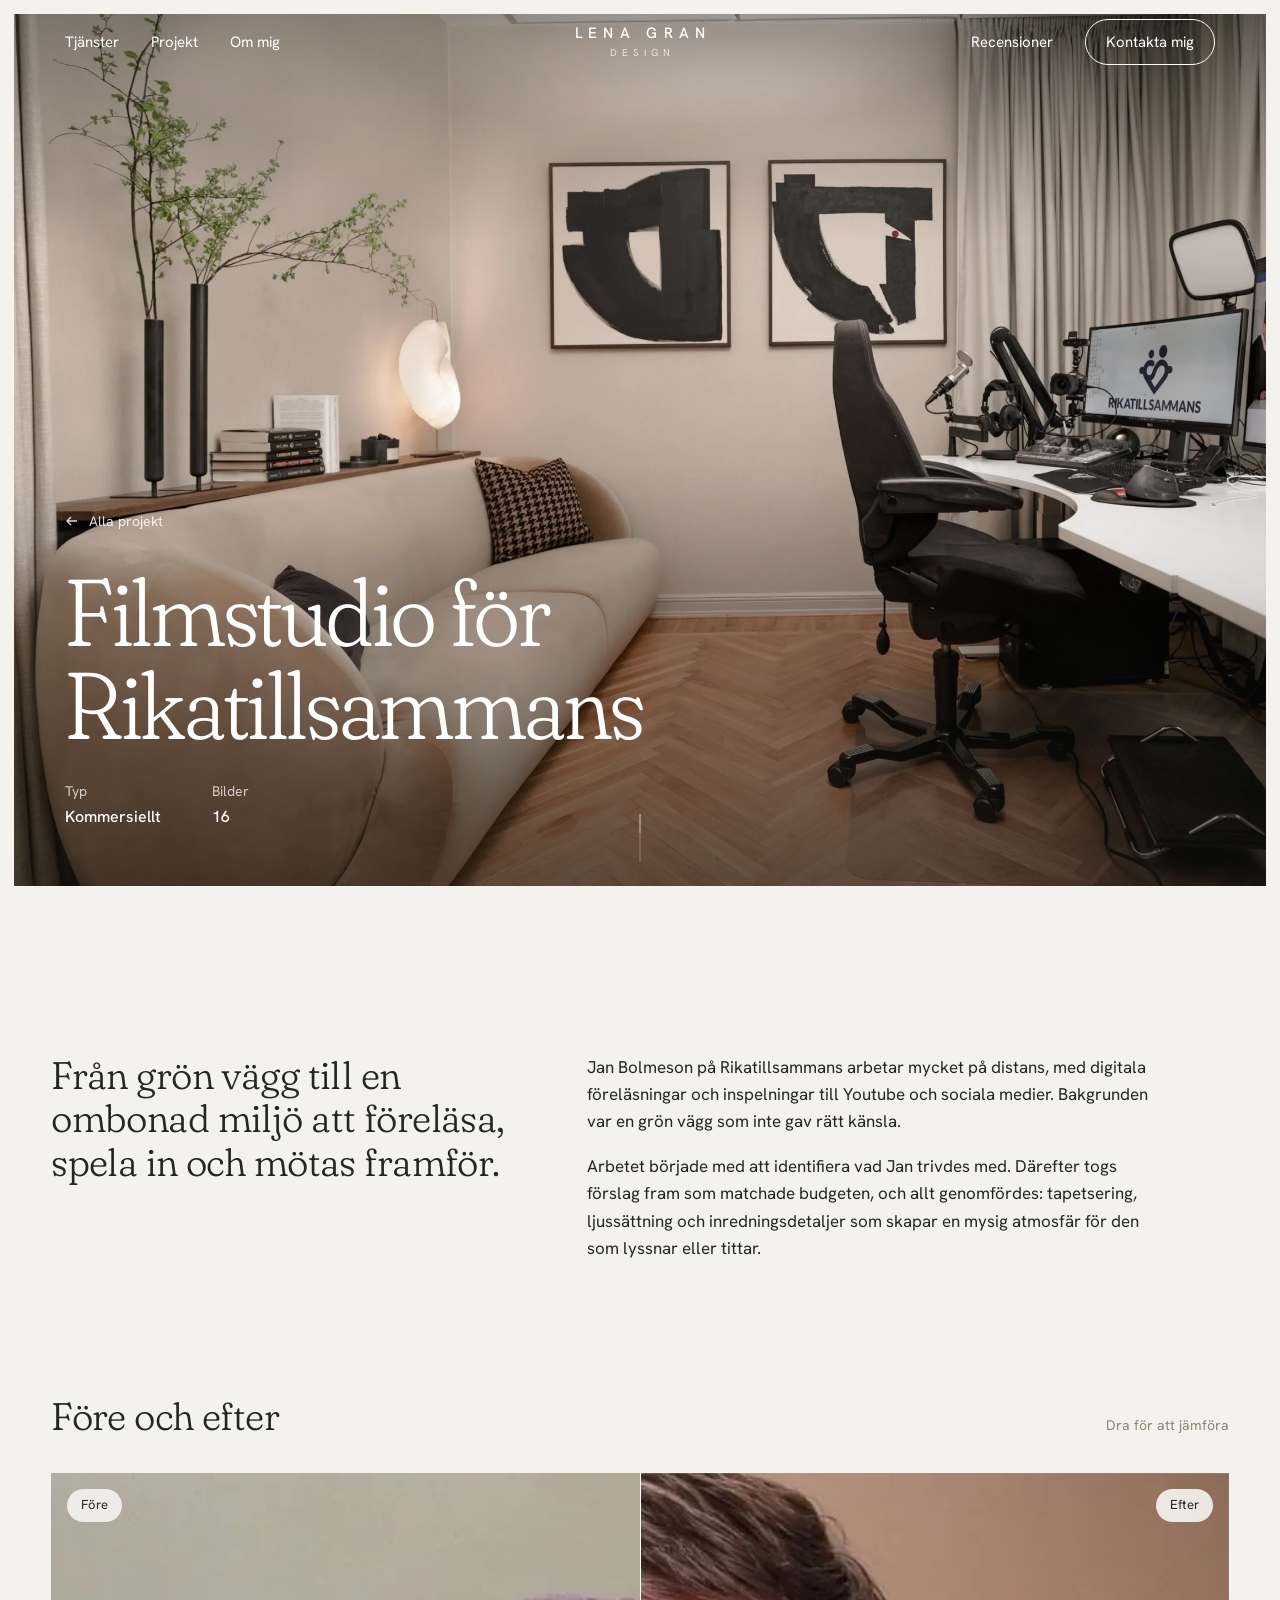
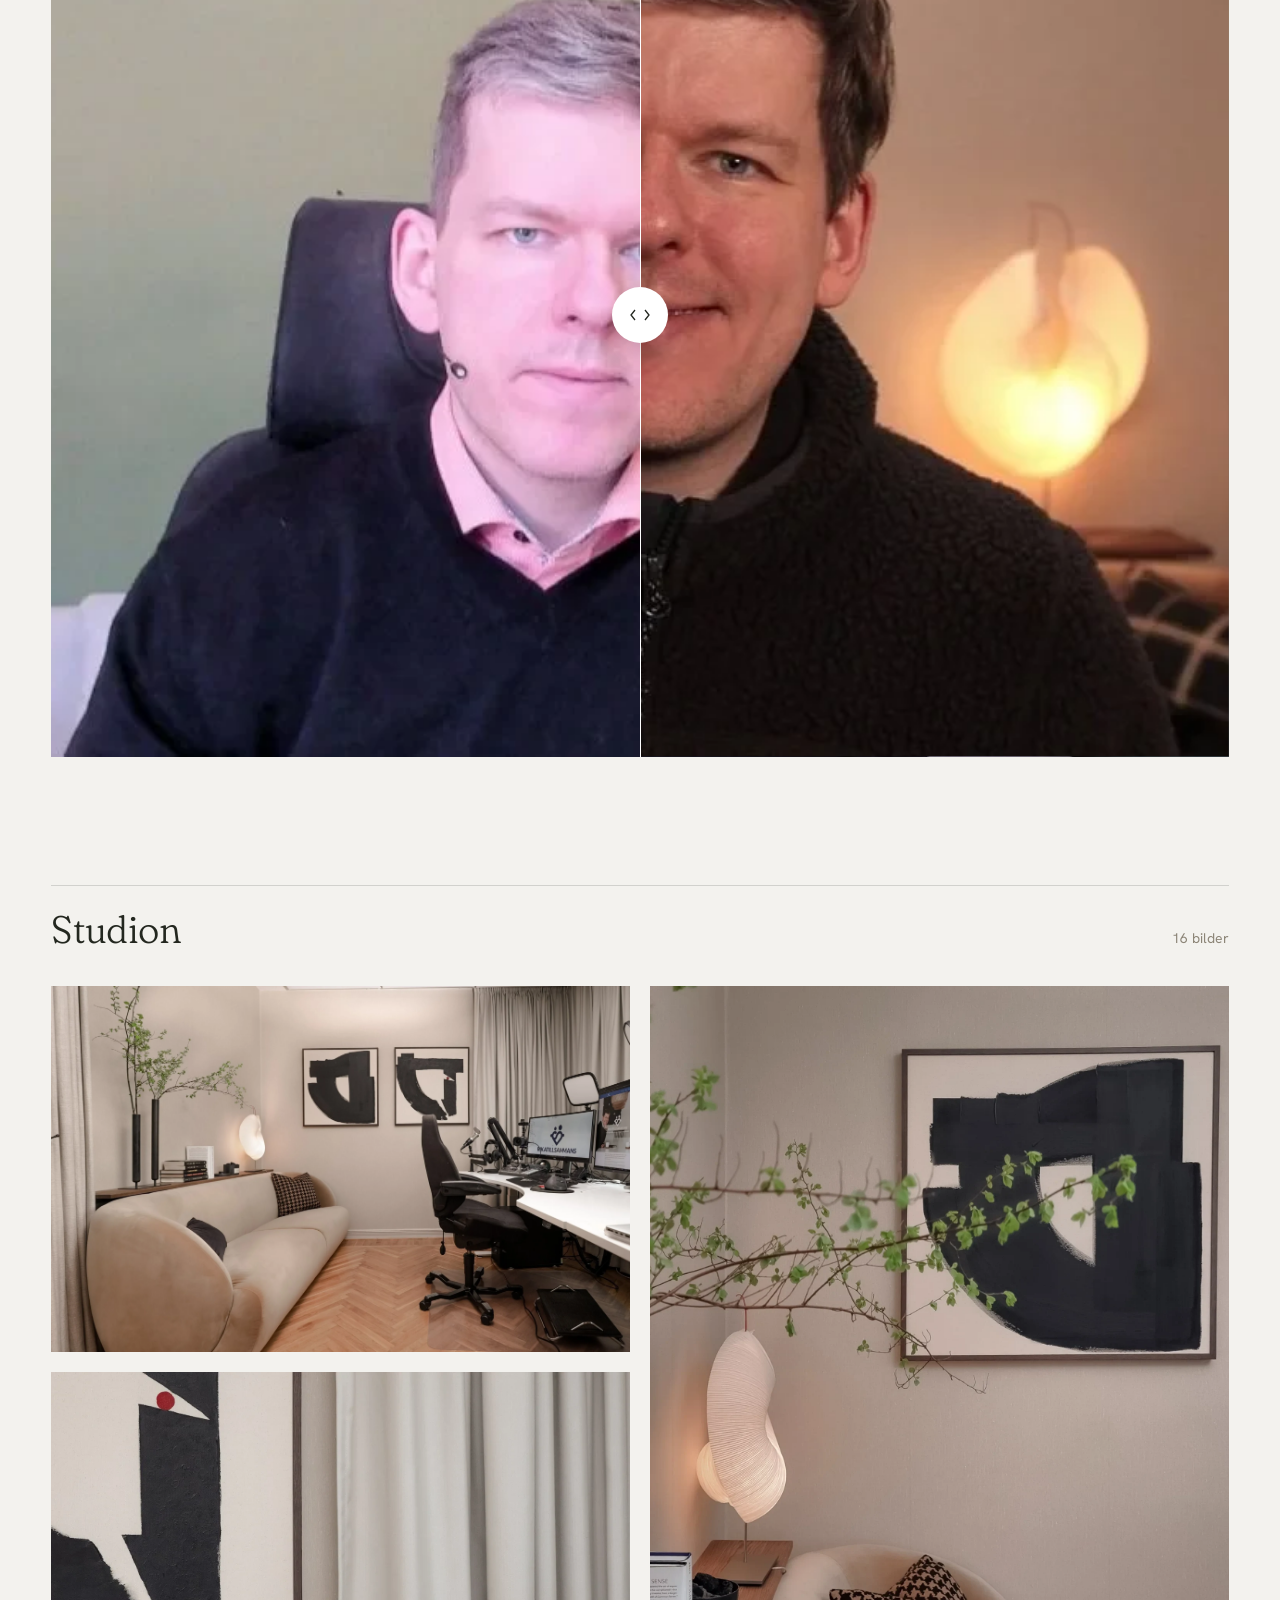
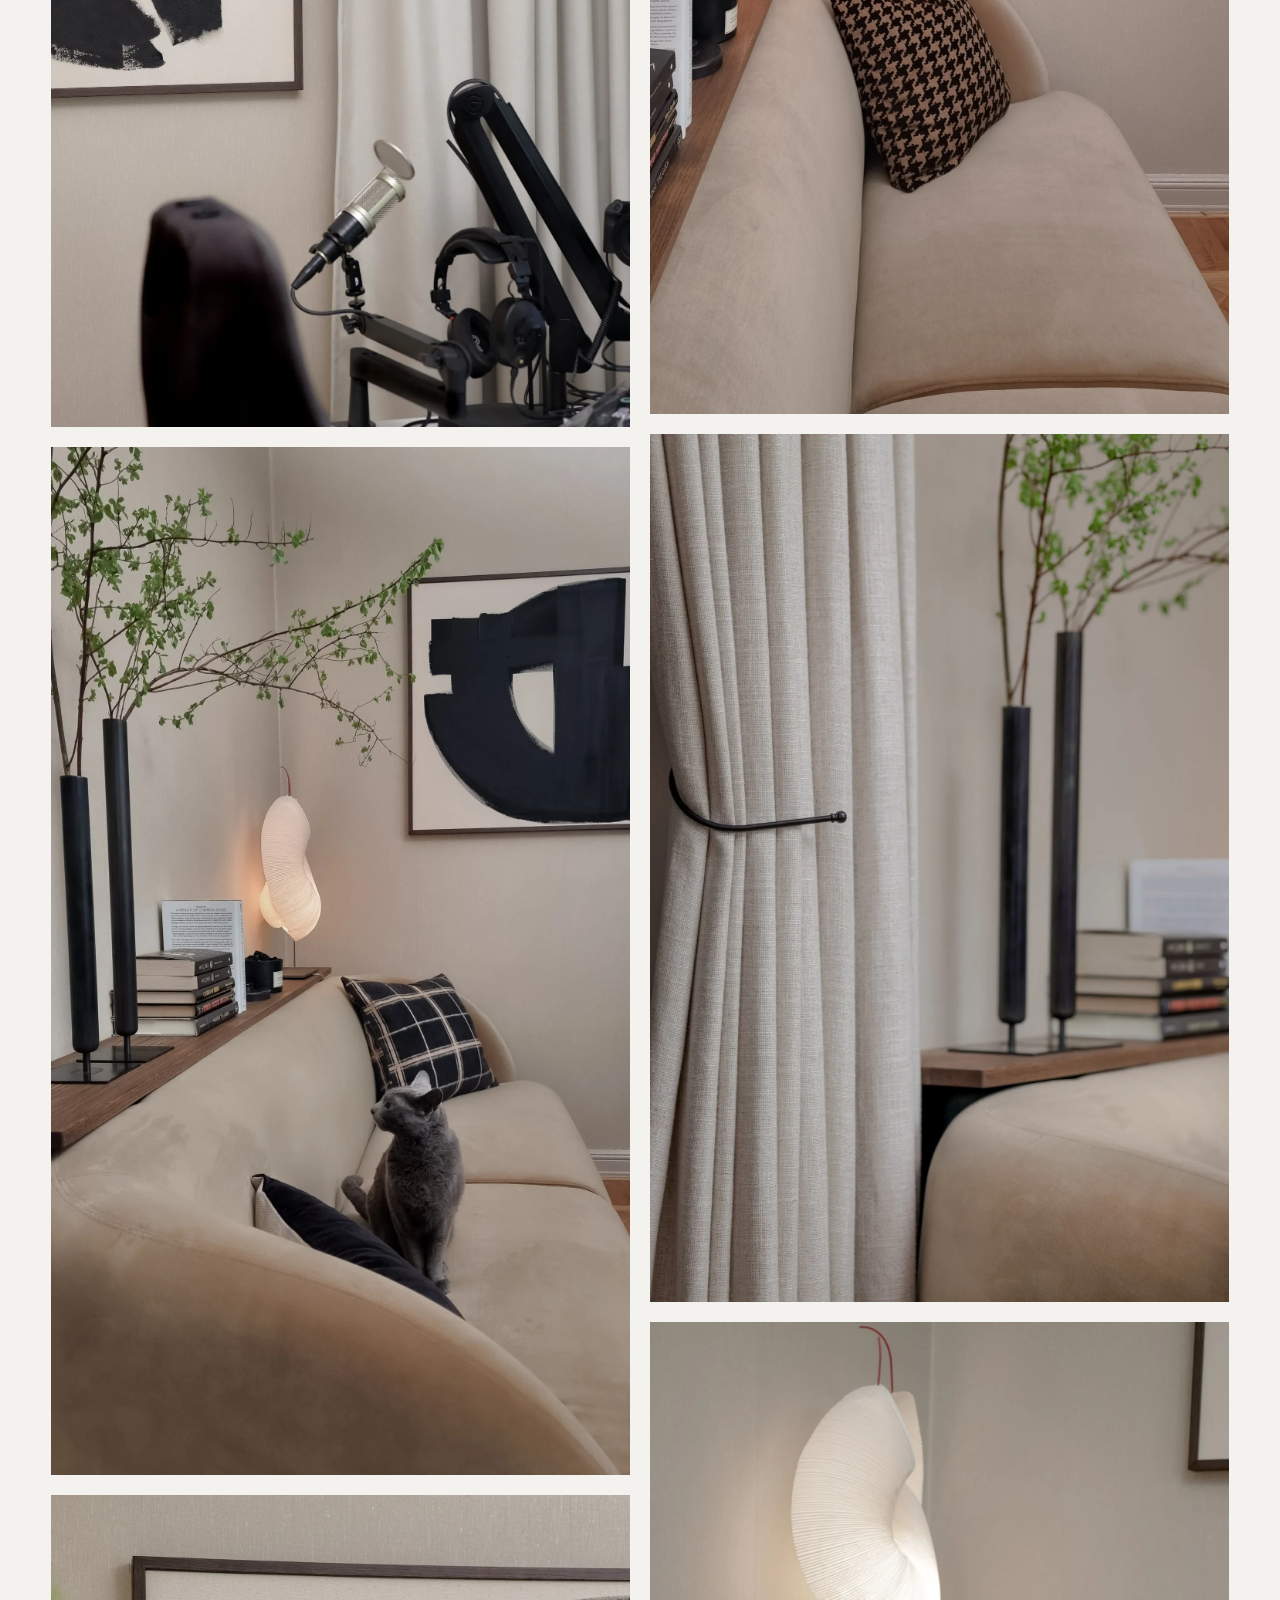
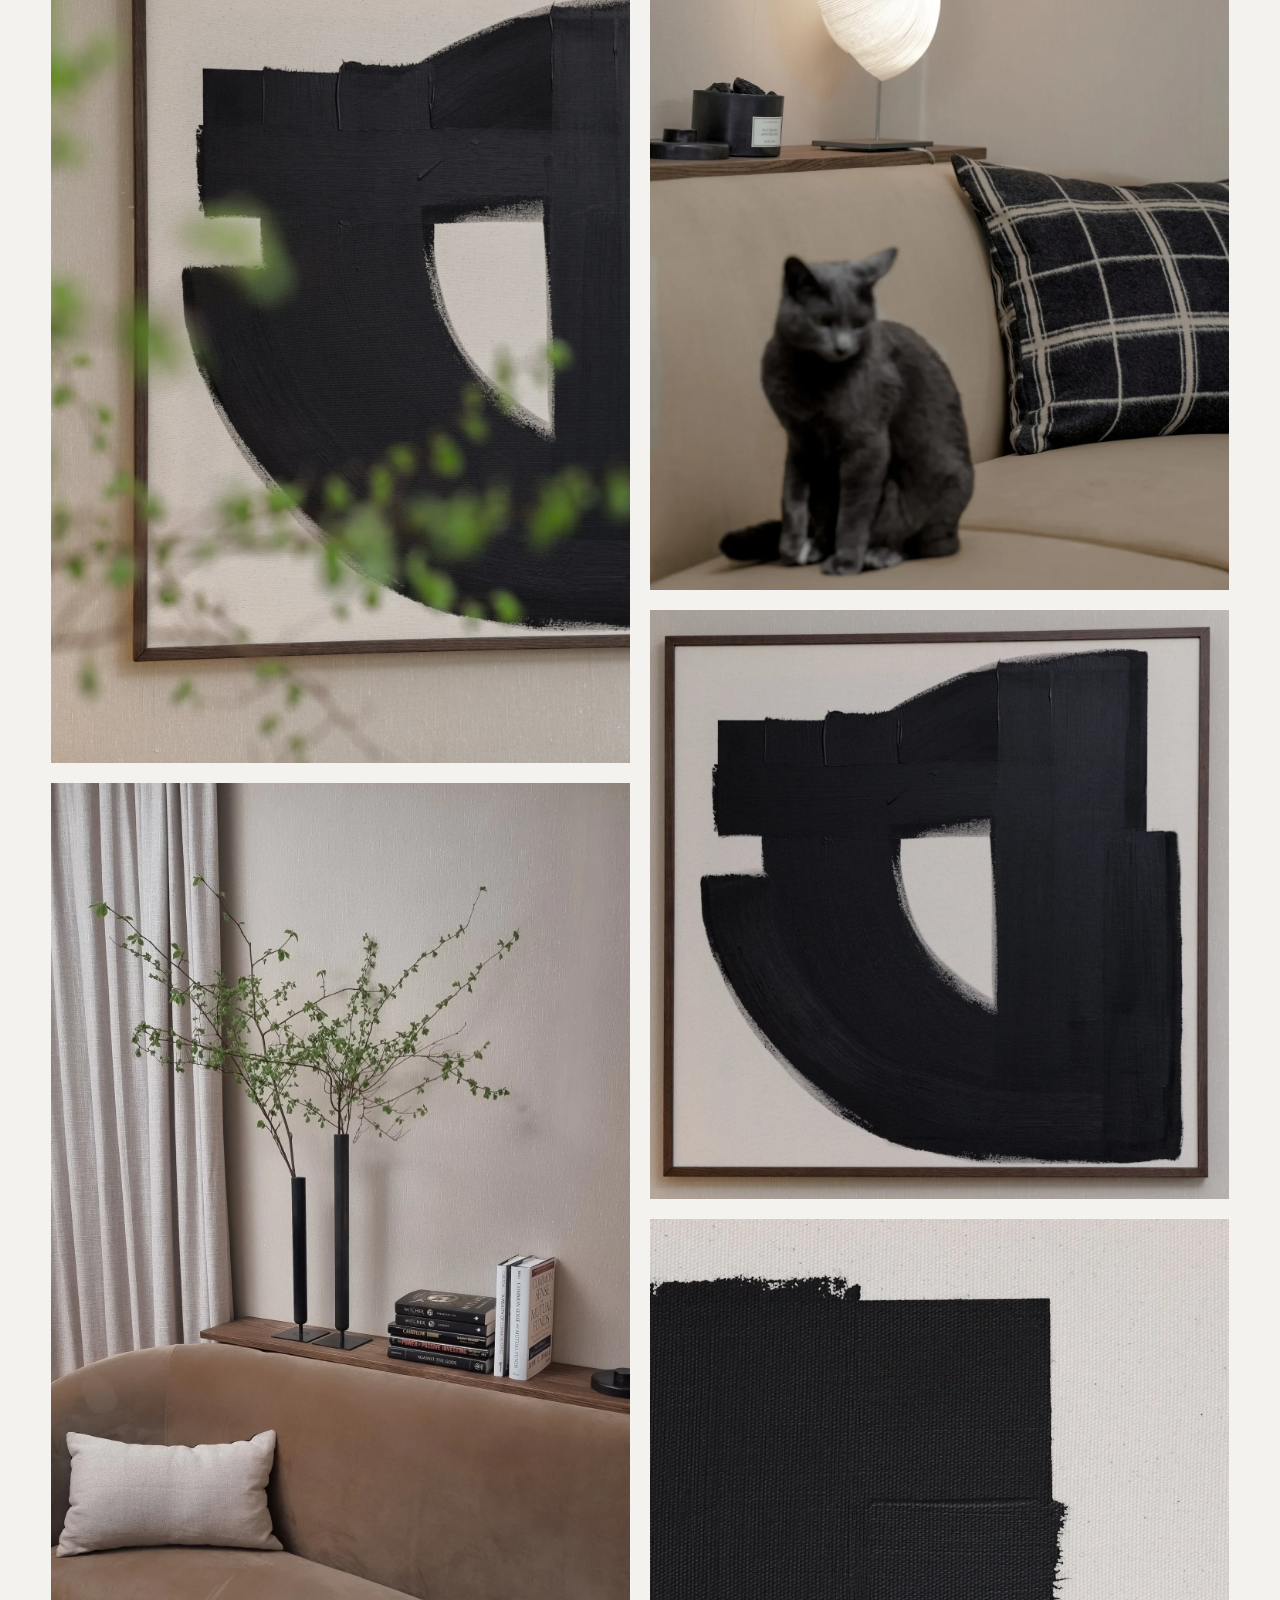
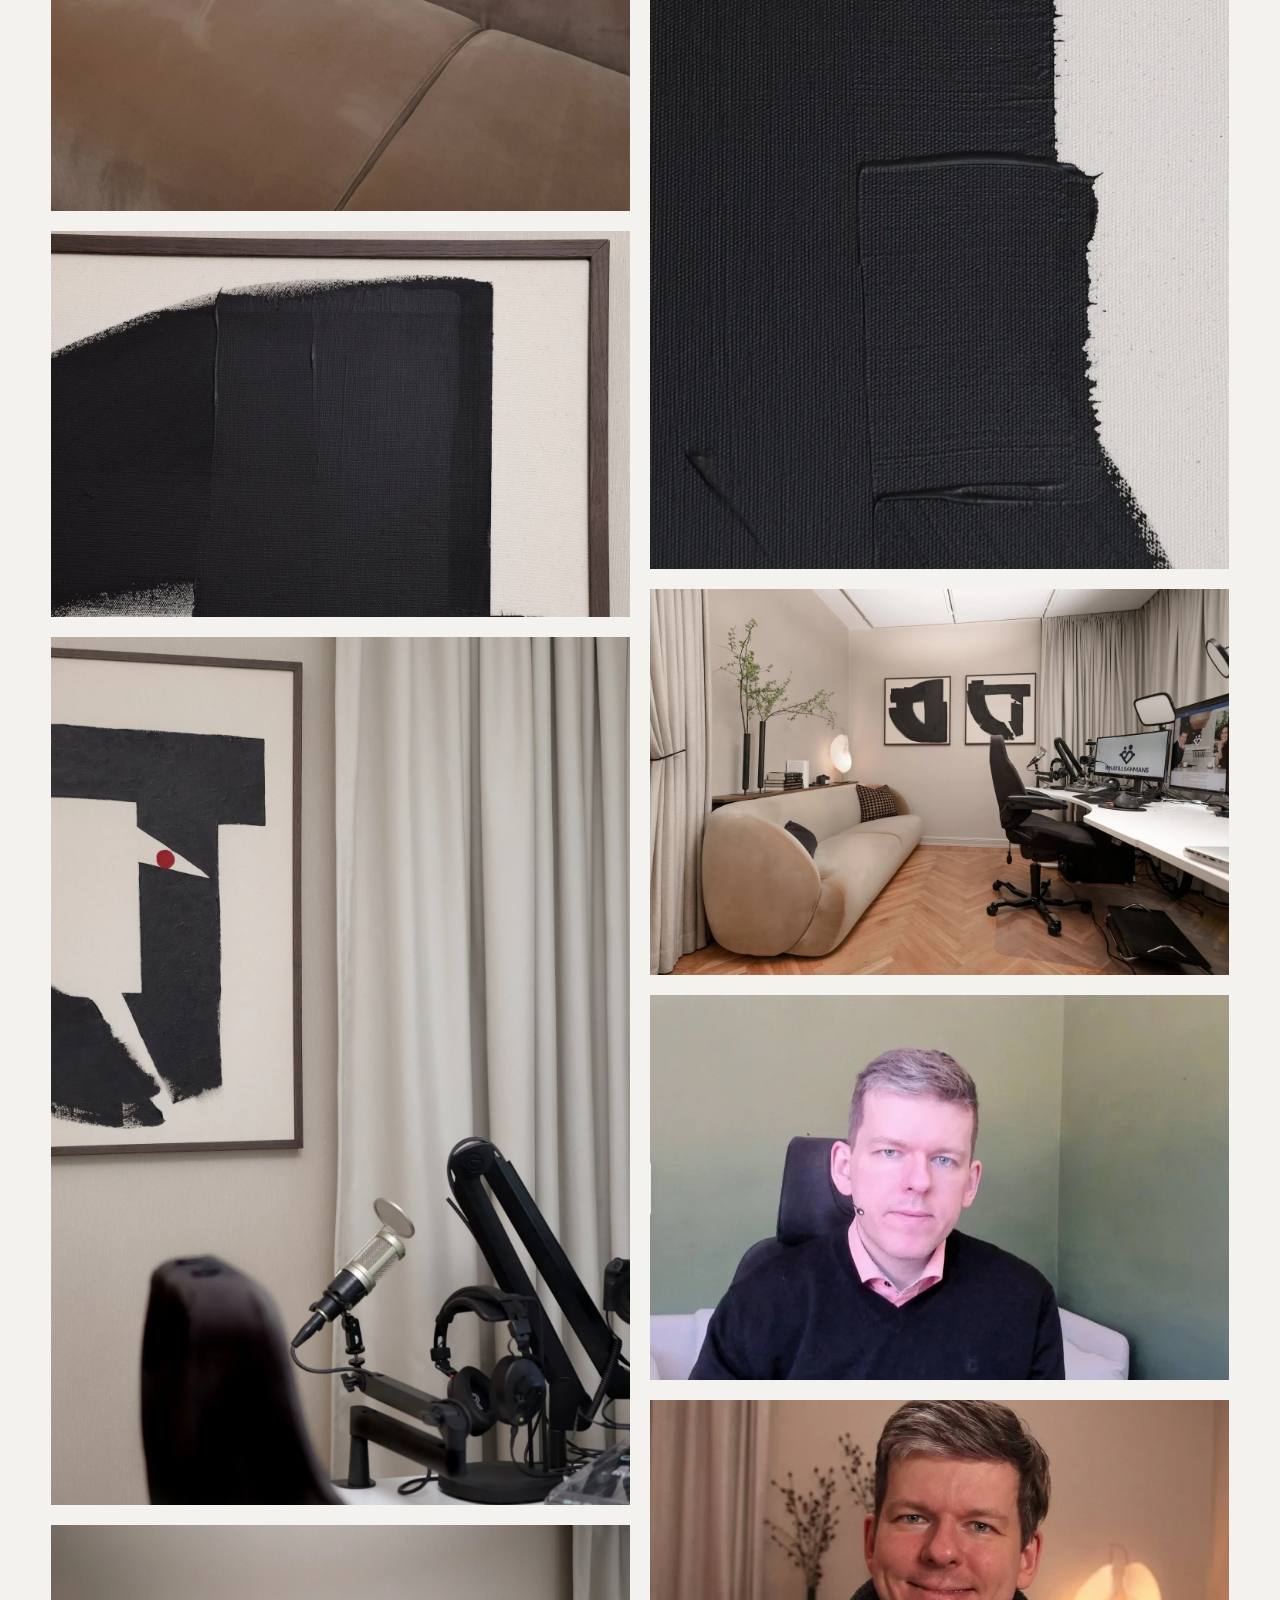
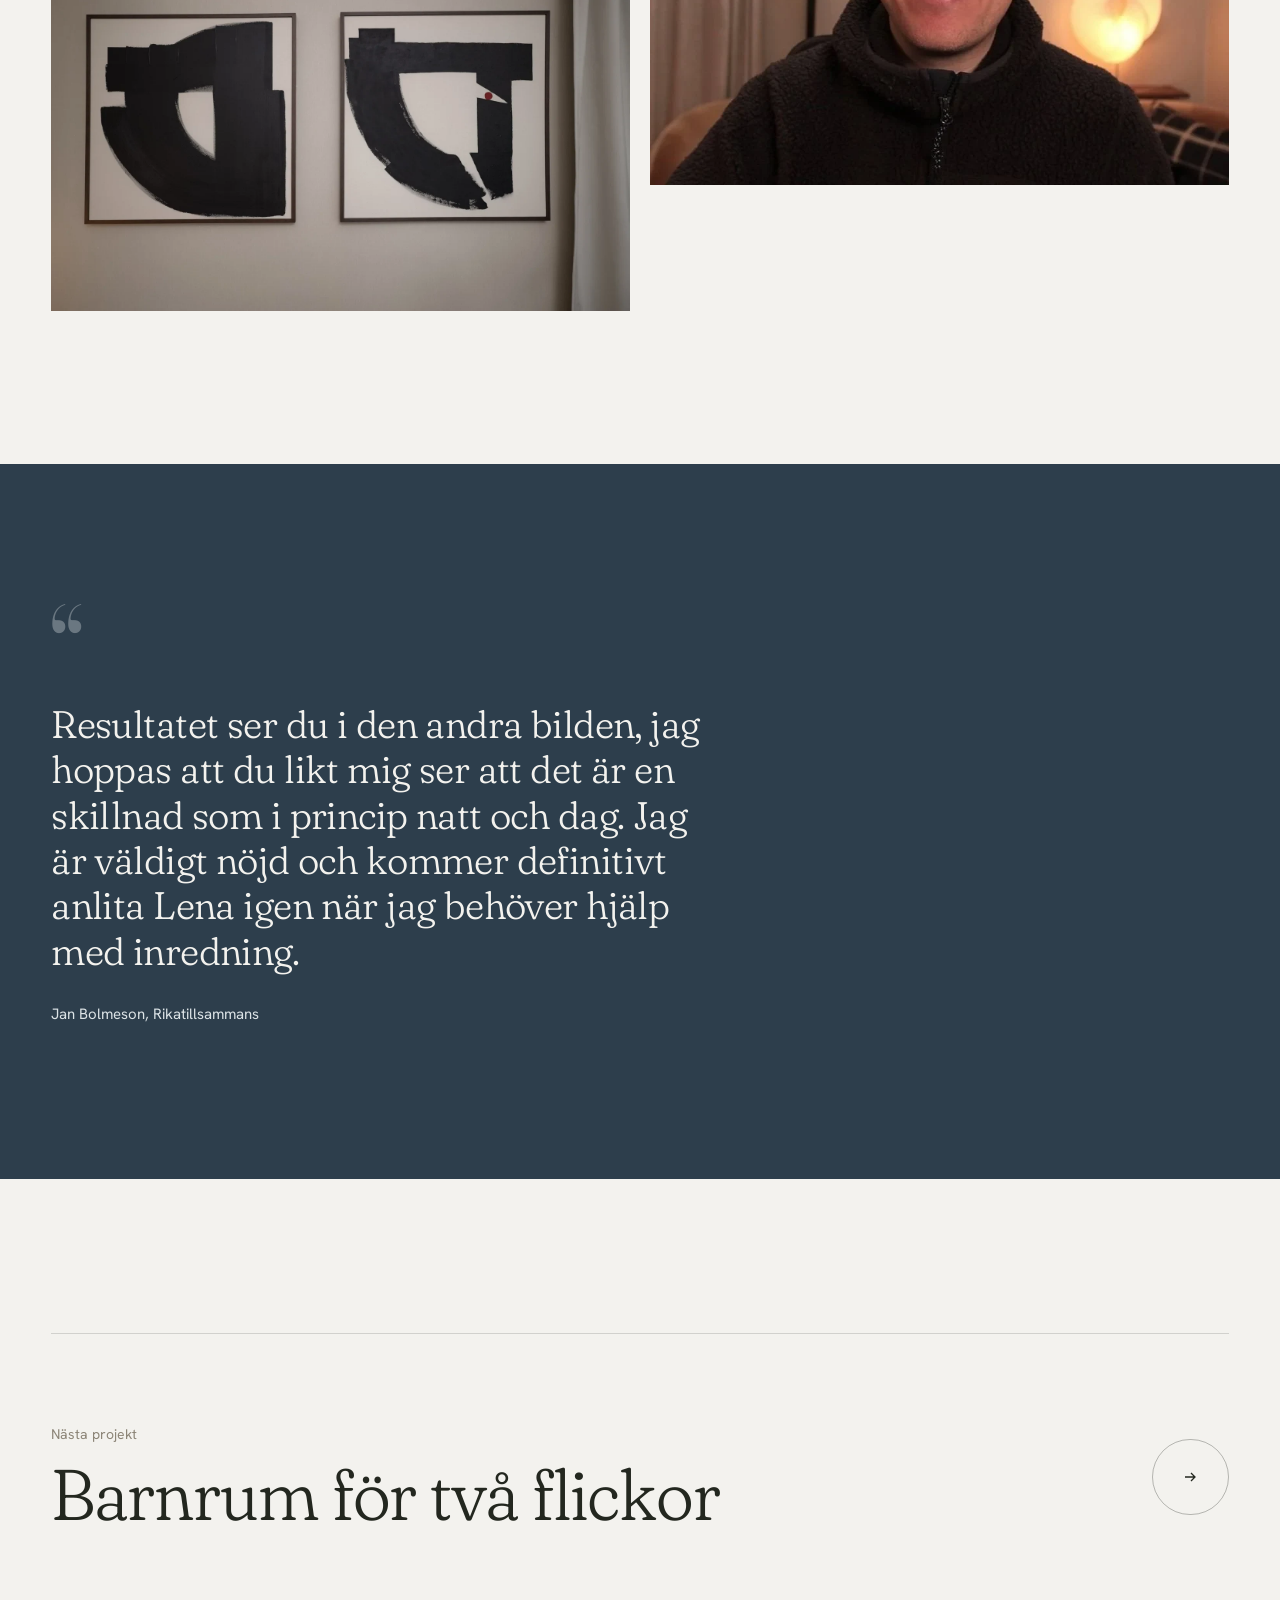
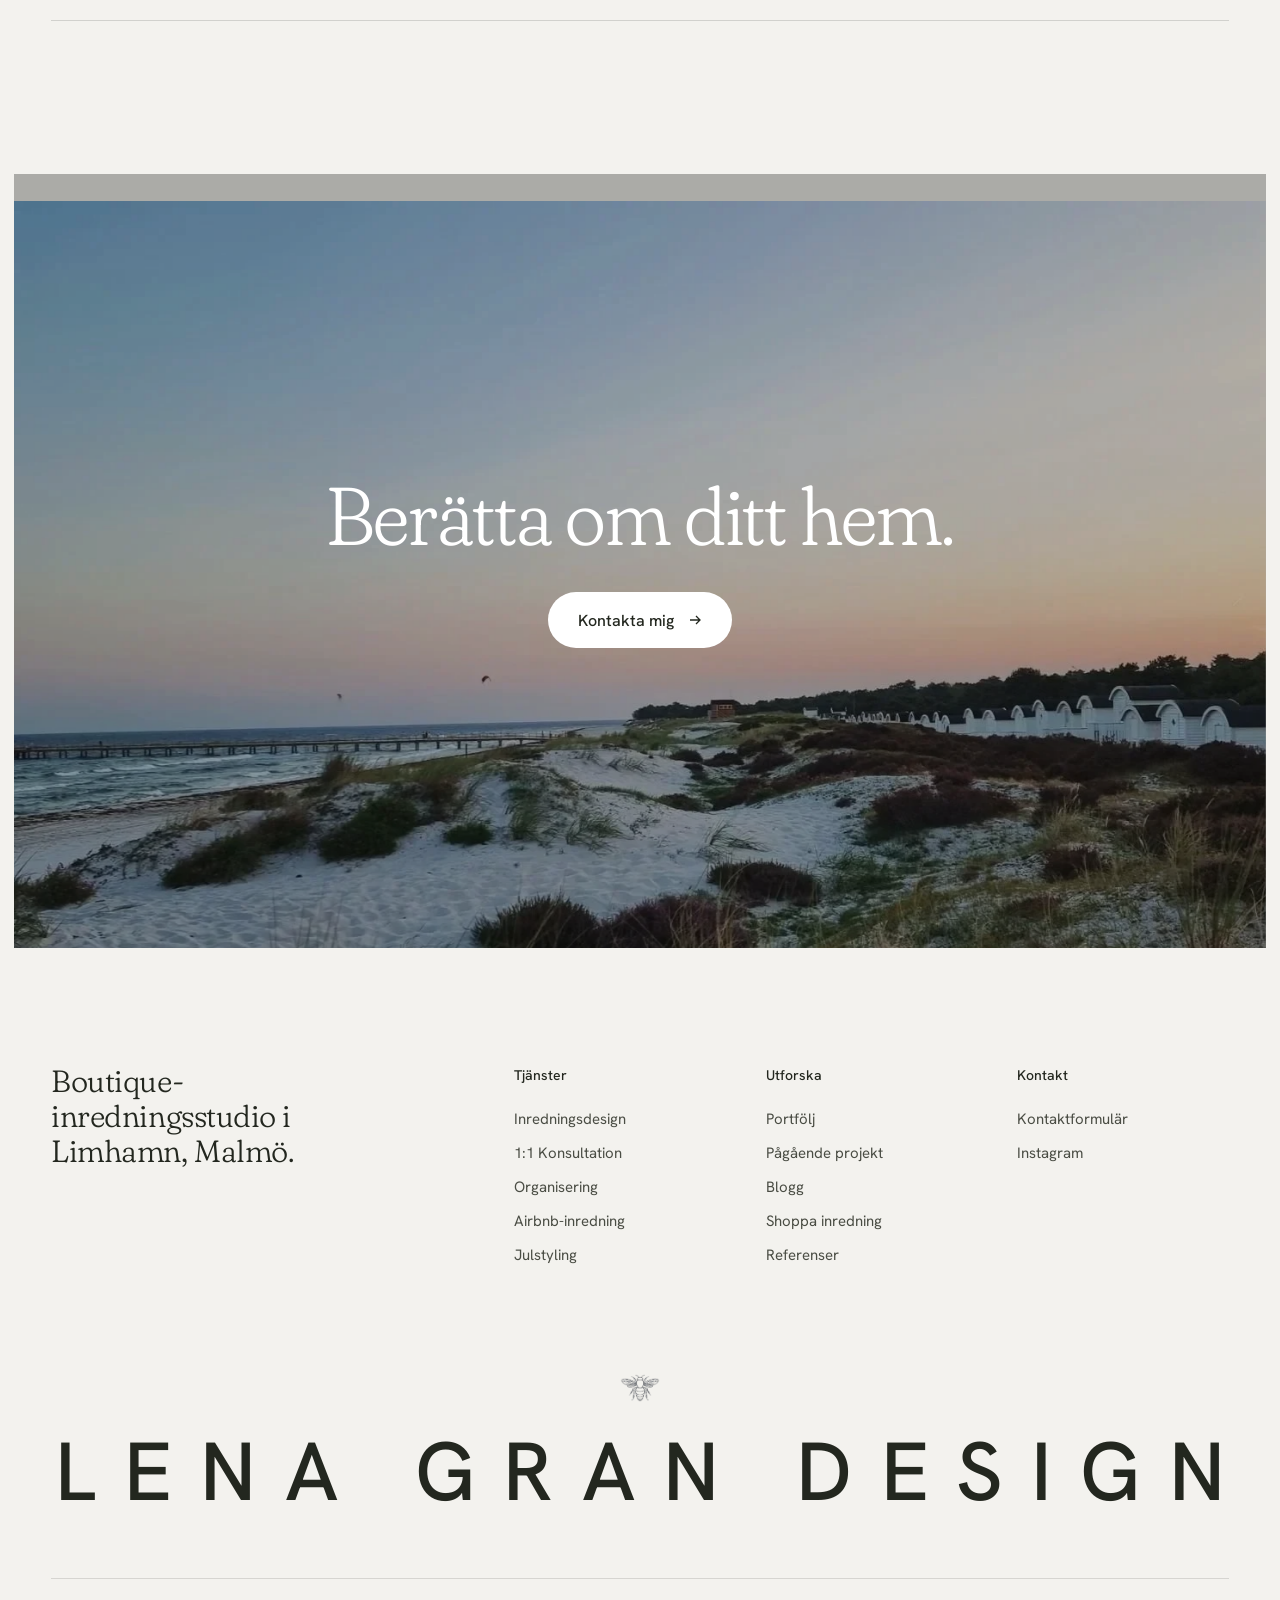
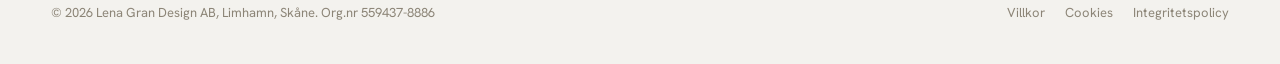
<file: projekt-filmstudio.html>
<!doctype html>
<html lang="sv">
<head>
<meta charset="utf-8">
<meta name="viewport" content="width=device-width, initial-scale=1, viewport-fit=cover">
<title>Filmstudio för Rikatillsammans — Lena Gran Design</title>
<meta name="description" content="Från grön vägg till en ombonad miljö att föreläsa, spela in och mötas framför.">
<meta name="theme-color" content="#F3F2EE">
<link rel="preconnect" href="https://fonts.googleapis.com">
<link rel="preconnect" href="https://fonts.gstatic.com" crossorigin>
<link href="https://fonts.googleapis.com/css2?family=Fraunces:opsz,wght,SOFT@9..144,300..500,100&family=Hanken+Grotesk:wght@400;500&display=swap" rel="stylesheet">
<link rel="stylesheet" href="style.css?v=20261006-kunder">
</head>
<body class="sub">

<header class="hdr" id="hdr">
  <div class="in">
    <nav class="nav" aria-label="Huvudmeny vänster">
      <a href="index.html#tjanster">Tjänster</a>
      <a href="index.html#projekt">Projekt</a>
      <a href="index.html#om">Om mig</a>
    </nav>
    <a href="index.html" class="wm" aria-label="Lena Gran Design, till toppen"><b>LENA GRAN</b><i>DESIGN</i></a>
    <nav class="nav r" aria-label="Huvudmeny höger">
      <a href="index.html#recensioner">Recensioner</a>
      <a href="https://www.lenagran.com/kontakt" class="btn-pill">Kontakta mig</a>
    </nav>
    <button class="burger" id="openMenu" type="button" aria-label="Öppna meny" aria-expanded="false" aria-controls="mm">
      <svg width="26" height="12" viewBox="0 0 26 12" fill="none" stroke="currentColor" stroke-width="1.3" aria-hidden="true"><path d="M0 1h26M8 11h18"/></svg>
    </button>
  </div>
</header>

<!-- ================= MOBILMENY ================= -->
<div class="mm" id="mm" role="dialog" aria-modal="true" aria-label="Meny" hidden>
  <div class="top">
    <span class="wm" style="align-items:flex-start"><b>LENA GRAN</b><i>DESIGN</i></span>
    <button type="button" id="closeMenu" aria-label="Stäng meny" style="background:none;border:0;width:48px;height:48px;display:inline-flex;align-items:center;justify-content:flex-end;cursor:pointer;padding:0">
      <svg width="18" height="18" viewBox="0 0 18 18" fill="none" stroke="currentColor" stroke-width="1.3" aria-hidden="true"><path d="M2 2l14 14M16 2L2 16"/></svg>
    </button>
  </div>
  <nav aria-label="Mobilmeny">
    <a href="index.html#tjanster" data-close>Tjänster</a>
    <a href="index.html#projekt" data-close>Projekt</a>
    <a href="index.html#om" data-close>Om mig</a>
    <a href="index.html#recensioner" data-close>Recensioner</a>
  </nav>
  <div class="bot">
    <a href="https://www.lenagran.com/kontakt" class="btn" style="background:var(--tang);color:var(--kalk);justify-content:center">Kontakta mig</a>
    <a href="https://www.instagram.com/lenagrandesign" class="small" style="text-align:center;padding:8px 0">Instagram @lenagrandesign</a>
  </div>
</div>

<main>
<section class="hero" id="top">
  <div class="frame">
    <img class="p-img" src="bilder/filmstudio-hero.webp" width="2500" height="1581" alt="Filmstudion efter inredning" decoding="async" fetchpriority="high">
    <div class="shade"></div>
    <div class="hero-txt">
      <div>
        <a href="projekt.html" class="back late"><svg width="14" height="14" viewBox="0 0 14 14" fill="none" stroke="currentColor" stroke-width="1.3" aria-hidden="true"><path d="M12 7H2M6 3L2 7l4 4"/></svg> Alla projekt</a>
        <h1 class="serif"><span class="ln"><span>Filmstudio för</span></span><span class="ln"><span>Rikatillsammans</span></span></h1>
        <div class="meta late">
          <span>Typ<b>Kommersiellt</b></span>
          <span>Bilder<b>16</b></span>
        </div>
      </div>
    </div>
    <span class="cue late" aria-hidden="true"><i></i></span>
  </div>
</section>

<section class="sec">
  <div class="wrap pintro">
    <p class="state serif">Från grön vägg till en ombonad miljö att föreläsa, spela in och mötas framför.</p>
    <div class="body">
      <p>Jan Bolmeson på Rikatillsammans arbetar mycket på distans, med digitala föreläsningar och inspelningar till Youtube och sociala medier. Bakgrunden var en grön vägg som inte gav rätt känsla.</p><p>Arbetet började med att identifiera vad Jan trivdes med. Därefter togs förslag fram som matchade budgeten, och allt genomfördes: tapetsering, ljussättning och inredningsdetaljer som skapar en mysig atmosfär för den som lyssnar eller tittar.</p>
    </div>
  </div>
  <div class="wrap" style="margin-top:clamp(72px,9vw,130px)">
    <div class="ch-head" style="border-top:0;padding-top:0"><h2 class="serif">Före och efter</h2><span class="small">Dra för att jämföra</span></div>
    <div class="ba" id="ba">
      <img src="bilder/filmstudio-14.webp" alt="Inspelningsmiljön före" loading="lazy" width="808" height="538">
      <img class="after" src="bilder/gemensamt-rikatillsammans-studio-design-f49981c7.webp" alt="Efter: ombonad studio med tapet, ljus och inredning" loading="lazy" width="889" height="592">
      <span class="tag" style="left:16px">Före</span>
      <span class="tag" style="right:16px">Efter</span>
      <span class="bar"></span>
      <input type="range" min="0" max="100" value="50" aria-label="Jämför före och efter">
      <span class="knob" aria-hidden="true"><svg width="20" height="12" viewBox="0 0 20 12" fill="none" stroke="currentColor" stroke-width="1.3"><path d="M5 1L1 6l4 5M15 1l4 5-4 5"/></svg></span>
    </div>
  </div>
  <div class="wrap">
    <div class="chapter">
      <div class="ch-head"><h2 class="serif">Studion</h2><span class="small">16 bilder</span></div>
      <div class="masonry">
<figure><button type="button" data-lb="g" data-full="bilder/filmstudio-hero.webp" data-cap="Filmstudion efter inredning" aria-label="Förstora: Filmstudion efter inredning"><img src="bilder/filmstudio-hero.webp" width="2500" height="1581" alt="Filmstudion efter inredning" decoding="async" loading="lazy"></button><figcaption>Filmstudion efter inredning</figcaption></figure>
<figure><button type="button" data-lb="g" data-full="bilder/filmstudio-01.webp" data-cap="Arbetsplats och inspelningsutrustning" aria-label="Förstora: Arbetsplats och inspelningsutrustning"><img src="bilder/filmstudio-01.webp" width="1500" height="1697" alt="Arbetsplats och inspelningsutrustning" decoding="async" loading="lazy"></button><figcaption>Arbetsplats och inspelningsutrustning</figcaption></figure>
<figure><button type="button" data-lb="g" data-full="bilder/filmstudio-02.webp" data-cap="Soffa och grönska" aria-label="Förstora: Soffa och grönska"><img src="bilder/filmstudio-02.webp" width="1500" height="2664" alt="Soffa och grönska" decoding="async" loading="lazy"></button><figcaption>Soffa och grönska</figcaption></figure>
<figure><button type="button" data-lb="g" data-full="bilder/filmstudio-03.webp" data-cap="Konst på väggen" aria-label="Förstora: Konst på väggen"><img src="bilder/filmstudio-03.webp" width="1500" height="2250" alt="Konst på väggen" decoding="async" loading="lazy"></button><figcaption>Konst på väggen</figcaption></figure>
<figure><button type="button" data-lb="g" data-full="bilder/filmstudio-04.webp" data-cap="Sittplats i studion" aria-label="Förstora: Sittplats i studion"><img src="bilder/filmstudio-04.webp" width="1500" height="2664" alt="Sittplats i studion" decoding="async" loading="lazy"></button><figcaption>Sittplats i studion</figcaption></figure>
<figure><button type="button" data-lb="g" data-full="bilder/filmstudio-05.webp" data-cap="Detalj ur konstverket" aria-label="Förstora: Detalj ur konstverket"><img src="bilder/filmstudio-05.webp" width="1500" height="1000" alt="Detalj ur konstverket" decoding="async" loading="lazy"></button><figcaption>Detalj ur konstverket</figcaption></figure>
<figure><button type="button" data-lb="g" data-full="bilder/filmstudio-06.webp" data-cap="Arbetsplats och belysning" aria-label="Förstora: Arbetsplats och belysning"><img src="bilder/filmstudio-06.webp" width="1500" height="2250" alt="Arbetsplats och belysning" decoding="async" loading="lazy"></button><figcaption>Arbetsplats och belysning</figcaption></figure>
<figure><button type="button" data-lb="g" data-full="bilder/filmstudio-07.webp" data-cap="Konstverk i studion" aria-label="Förstora: Konstverk i studion"><img src="bilder/filmstudio-07.webp" width="1500" height="1000" alt="Konstverk i studion" decoding="async" loading="lazy"></button><figcaption>Konstverk i studion</figcaption></figure>
<figure><button type="button" data-lb="g" data-full="bilder/filmstudio-08.webp" data-cap="Soffa och lampa" aria-label="Förstora: Soffa och lampa"><img src="bilder/filmstudio-08.webp" width="1500" height="2664" alt="Soffa och lampa" decoding="async" loading="lazy"></button><figcaption>Soffa och lampa</figcaption></figure>
<figure><button type="button" data-lb="g" data-full="bilder/filmstudio-09.webp" data-cap="Textilier och grönska" aria-label="Förstora: Textilier och grönska"><img src="bilder/filmstudio-09.webp" width="1500" height="2250" alt="Textilier och grönska" decoding="async" loading="lazy"></button><figcaption>Textilier och grönska</figcaption></figure>
<figure><button type="button" data-lb="g" data-full="bilder/filmstudio-10.webp" data-cap="Belysning och inredningsdetaljer" aria-label="Förstora: Belysning och inredningsdetaljer"><img src="bilder/filmstudio-10.webp" width="1500" height="2250" alt="Belysning och inredningsdetaljer" decoding="async" loading="lazy"></button><figcaption>Belysning och inredningsdetaljer</figcaption></figure>
<figure><button type="button" data-lb="g" data-full="bilder/filmstudio-11.webp" data-cap="Konstverk" aria-label="Förstora: Konstverk"><img src="bilder/filmstudio-11.webp" width="1500" height="1526" alt="Konstverk" decoding="async" loading="lazy"></button><figcaption>Konstverk</figcaption></figure>
<figure><button type="button" data-lb="g" data-full="bilder/filmstudio-12.webp" data-cap="Detalj ur konstverket" aria-label="Förstora: Detalj ur konstverket"><img src="bilder/filmstudio-12.webp" width="905" height="1485" alt="Detalj ur konstverket" decoding="async" loading="lazy"></button><figcaption>Detalj ur konstverket</figcaption></figure>
<figure><button type="button" data-lb="g" data-full="bilder/filmstudio-13.webp" data-cap="Helhetsvy av studion" aria-label="Förstora: Helhetsvy av studion"><img src="bilder/filmstudio-13.webp" width="1500" height="1000" alt="Helhetsvy av studion" decoding="async" loading="lazy"></button><figcaption>Helhetsvy av studion</figcaption></figure>
<figure><button type="button" data-lb="g" data-full="bilder/filmstudio-14.webp" data-cap="Inspelningsmiljön före" aria-label="Förstora: Inspelningsmiljön före"><img src="bilder/filmstudio-14.webp" width="808" height="538" alt="Inspelningsmiljön före" decoding="async" loading="lazy"></button><figcaption>Inspelningsmiljön före</figcaption></figure>
<figure><button type="button" data-lb="g" data-full="bilder/filmstudio-15.webp" data-cap="Inspelningsmiljön efter" aria-label="Förstora: Inspelningsmiljön efter"><img src="bilder/filmstudio-15.webp" width="889" height="592" alt="Inspelningsmiljön efter" decoding="async" loading="lazy"></button><figcaption>Inspelningsmiljön efter</figcaption></figure>
      </div>
    </div>
  </div>
</section>
<section class="sec pquote">
  <div class="wrap">
    <figure style="margin:0">
      <span class="qmark" aria-hidden="true">“</span>
      <blockquote class="serif">Resultatet ser du i den andra bilden, jag hoppas att du likt mig ser att det är en skillnad som i princip natt och dag. Jag är väldigt nöjd och kommer definitivt anlita Lena igen när jag behöver hjälp med inredning.</blockquote>
      <figcaption>Jan Bolmeson, Rikatillsammans</figcaption>
    </figure>
  </div>
</section>
<section class="wrap" style="padding:clamp(96px,12vw,170px) var(--pad)">
  <a class="nextp" href="projekt-barnrum.html">
    <span><span class="small" style="display:block;margin-bottom:14px">Nästa projekt</span><span class="nm serif">Barnrum för två flickor</span></span>
    <span class="ic"><svg width="14" height="14" viewBox="0 0 14 14" fill="none" stroke="currentColor" stroke-width="1.3" aria-hidden="true"><path d="M2 7h10M8 3l4 4-4 4"/></svg></span>
  </a>
</section>
<section class="cta" aria-label="Kontakt">
  <img data-par="0.15" src="bilder/gemensamt-ljunghusen-strand-f6107593.webp" alt="" loading="lazy" width="1920" height="1080">
  <div class="in">
    <h2 class="serif">Berätta om ditt hem.</h2>
    <a href="https://www.lenagran.com/kontakt" class="btn">Kontakta mig
      <svg width="14" height="14" viewBox="0 0 14 14" fill="none" stroke="currentColor" stroke-width="1.3" aria-hidden="true"><path d="M2 7h10M8 3l4 4-4 4"/></svg>
    </a>
  </div>
</section>
</main>
<!-- ================= FOOTER ================= -->
<footer class="foot">
  <div class="wrap">
    <div class="fgrid">
      <div>
        <p class="serif" style="margin:0;font-size:clamp(26px,2.4vw,36px);line-height:1.15;max-width:18ch">Boutique-inredningsstudio i Limhamn, Malmö.</p>
      </div>
      <div>
        <h4>Tjänster</h4>
        <a href="https://www.lenagran.com/inredare-i-malmo">Inredningsdesign</a>
        <a href="https://www.lenagran.com/11-consultation">1:1 Konsultation</a>
        <a href="https://www.lenagran.com/organisering-i-hemmet-i-malmo">Organisering</a>
        <a href="https://www.lenagran.com/airbnb-inredningsdesign-malmo">Airbnb-inredning</a>
        <a href="https://www.lenagran.com/julstyling-i-malmo">Julstyling</a>
      </div>
      <div>
        <h4>Utforska</h4>
        <a href="projekt.html">Portfölj</a>
        <a href="https://www.lenagran.com/pagaende-projekt">Pågående projekt</a>
        <a href="https://www.lenagran.com/blogg">Blogg</a>
        <a href="https://www.lenagran.com/shoppa-inredning">Shoppa inredning</a>
        <a href="https://www.lenagran.com/referenser">Referenser</a>
      </div>
      <div>
        <h4>Kontakt</h4>
        <a href="https://www.lenagran.com/kontakt">Kontaktformulär</a>
        <a href="https://www.instagram.com/lenagrandesign">Instagram</a>
      </div>
    </div>
    <div class="brandmark" aria-hidden="true">
      <img class="bee" src="bilder/gemensamt-bee-3da2f6d6.webp" alt="" loading="lazy" width="760" height="532">
      <svg viewBox="0 0 1200 70" preserveAspectRatio="xMidYMid meet"><text x="4" y="64" font-size="84" textLength="1192" lengthAdjust="spacing">LENA GRAN DESIGN</text></svg>
    </div>
    <div class="fbase">
      <span>© 2026 Lena Gran Design AB, Limhamn, Skåne. Org.nr 559437-8886</span>
      <span style="display:flex;gap:20px;align-items:center;flex-wrap:wrap">
        <a href="https://www.lenagran.com/terms-conditions">Villkor</a>
        <a href="https://www.lenagran.com/cookies">Cookies</a>
        <a href="https://www.lenagran.com/privacy-policy">Integritetspolicy</a>
      </span>
    </div>
  </div>
</footer>

<div class="mbar" id="mbar">
  <a href="https://www.lenagran.com/kontakt">Kontakta mig</a>
  <a class="alt" href="https://www.instagram.com/lenagrandesign" aria-label="Instagram">
    <svg width="18" height="18" viewBox="0 0 18 18" fill="none" stroke="currentColor" stroke-width="1.3" aria-hidden="true"><rect x="2" y="2" width="14" height="14" rx="4"/><circle cx="9" cy="9" r="3.2"/><circle cx="13" cy="5" r=".6" fill="currentColor"/></svg>
  </a>
</div>

<script src="site.js"></script>
</body>
</html>
</file>
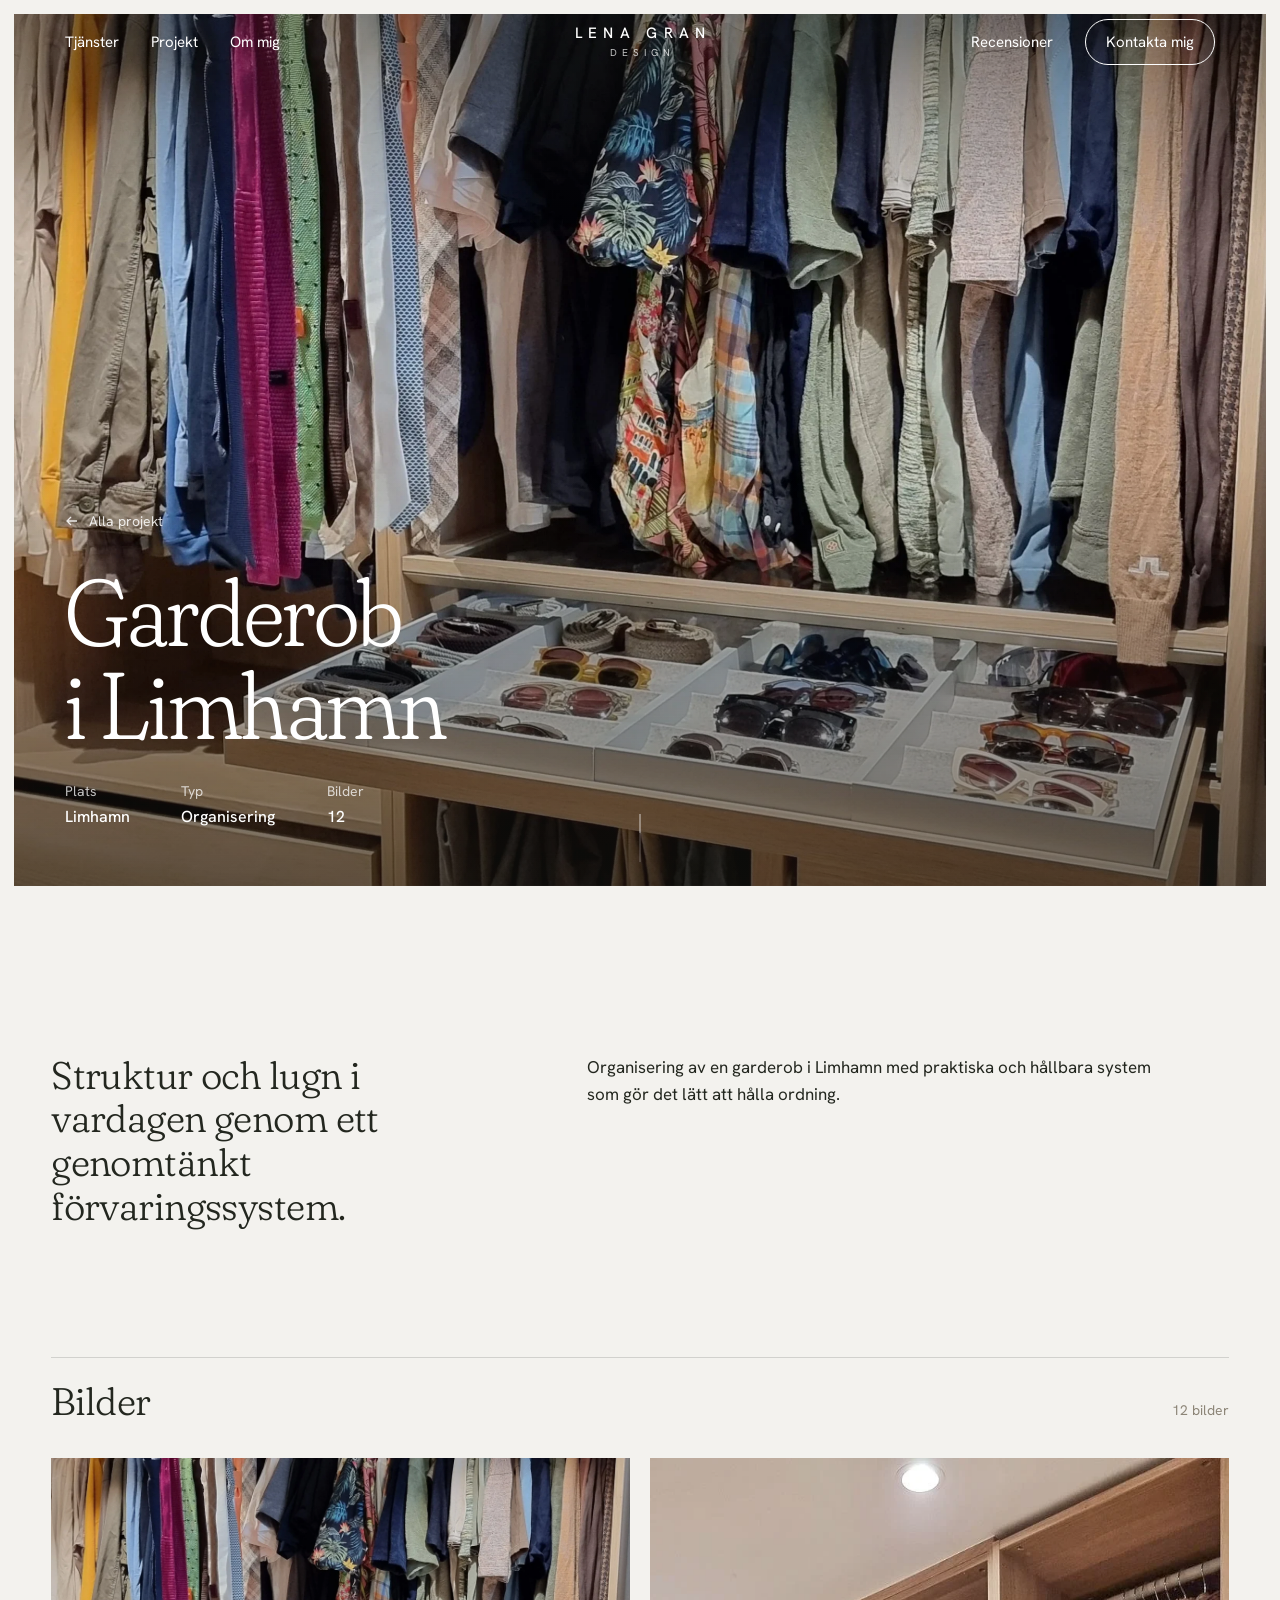
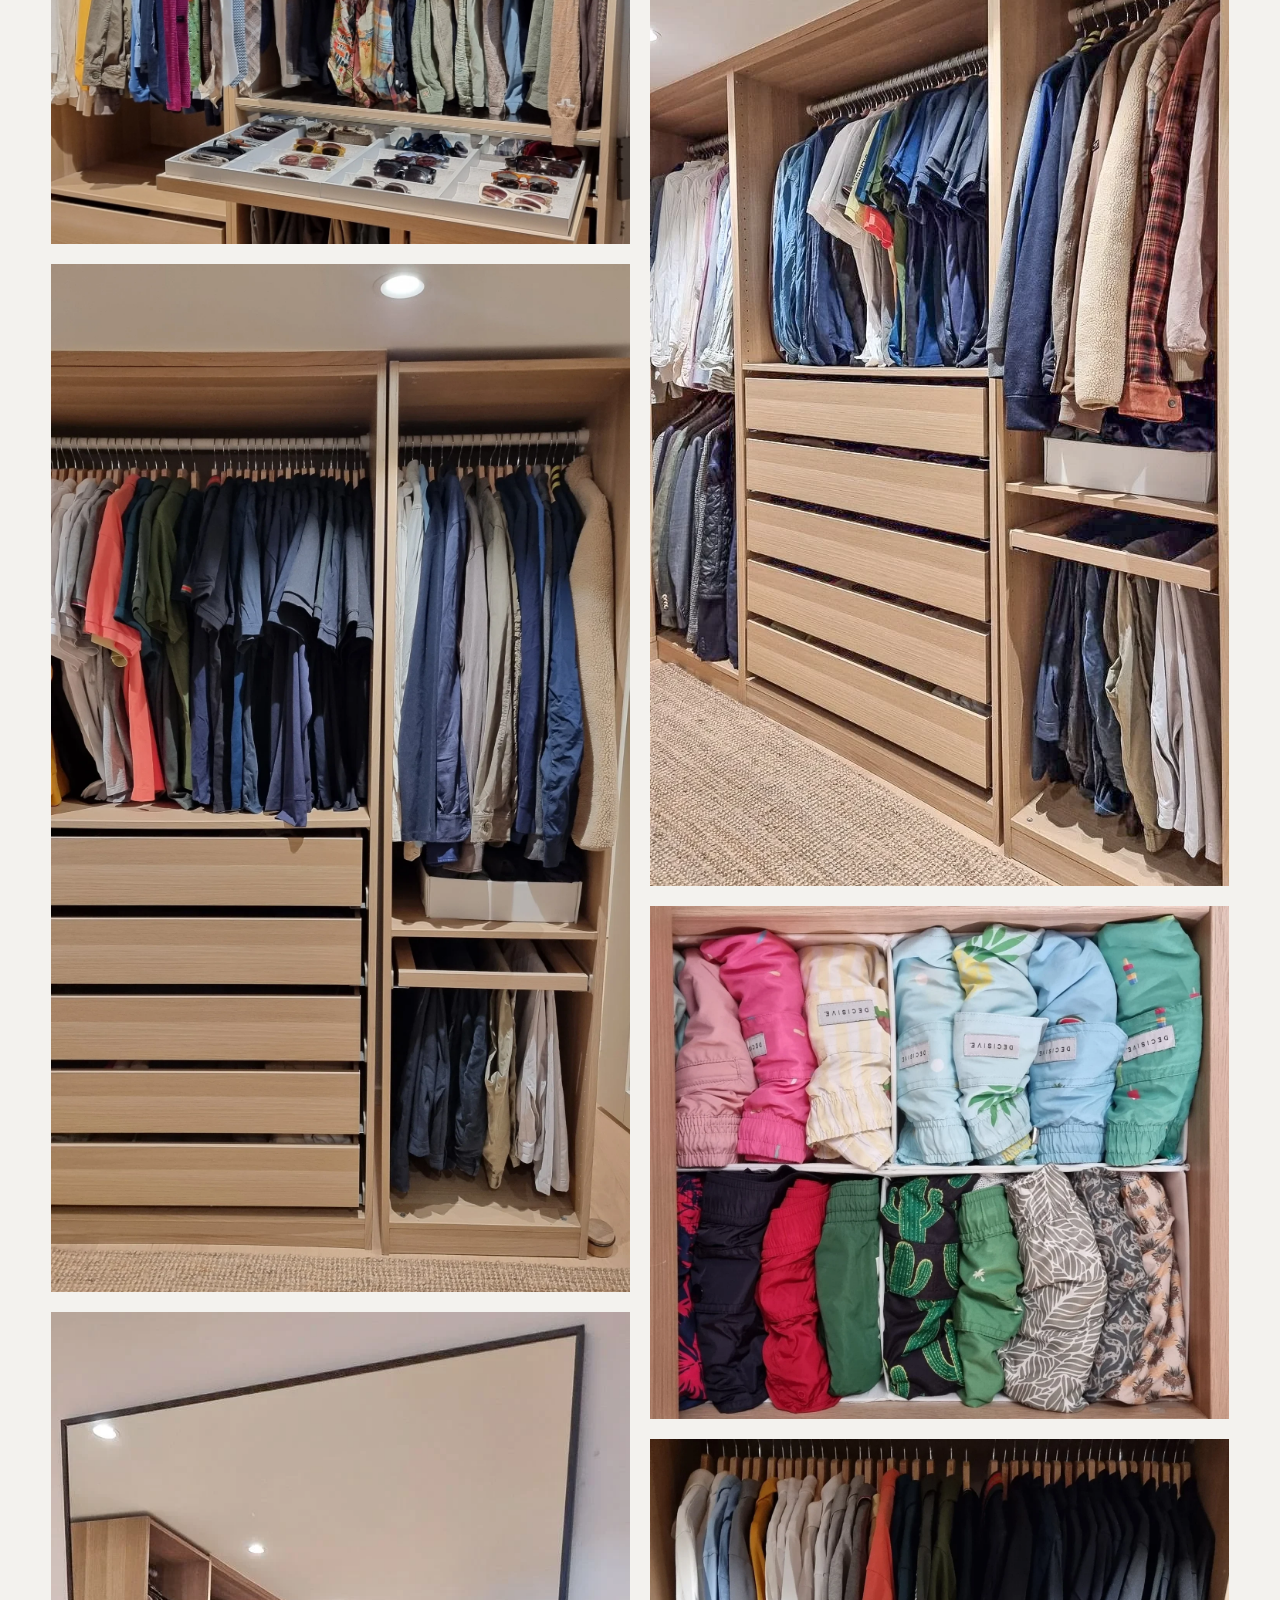
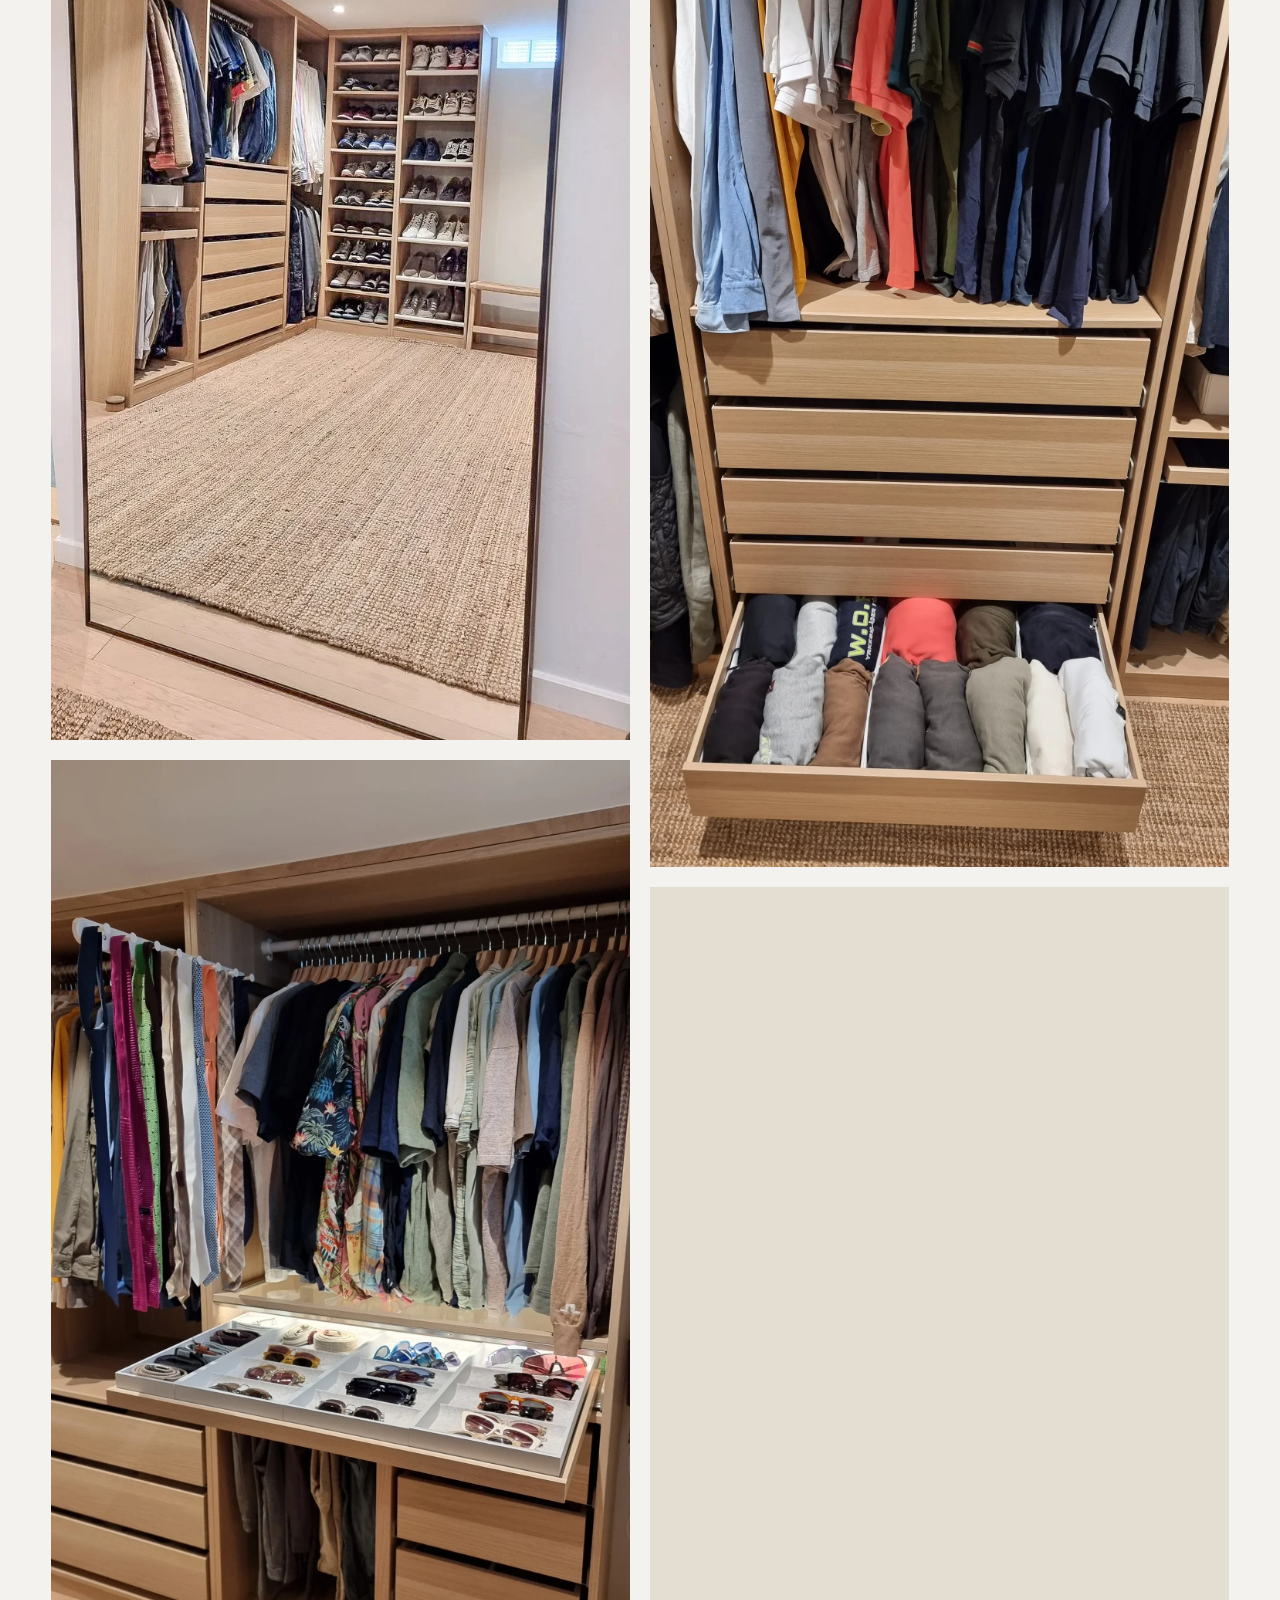
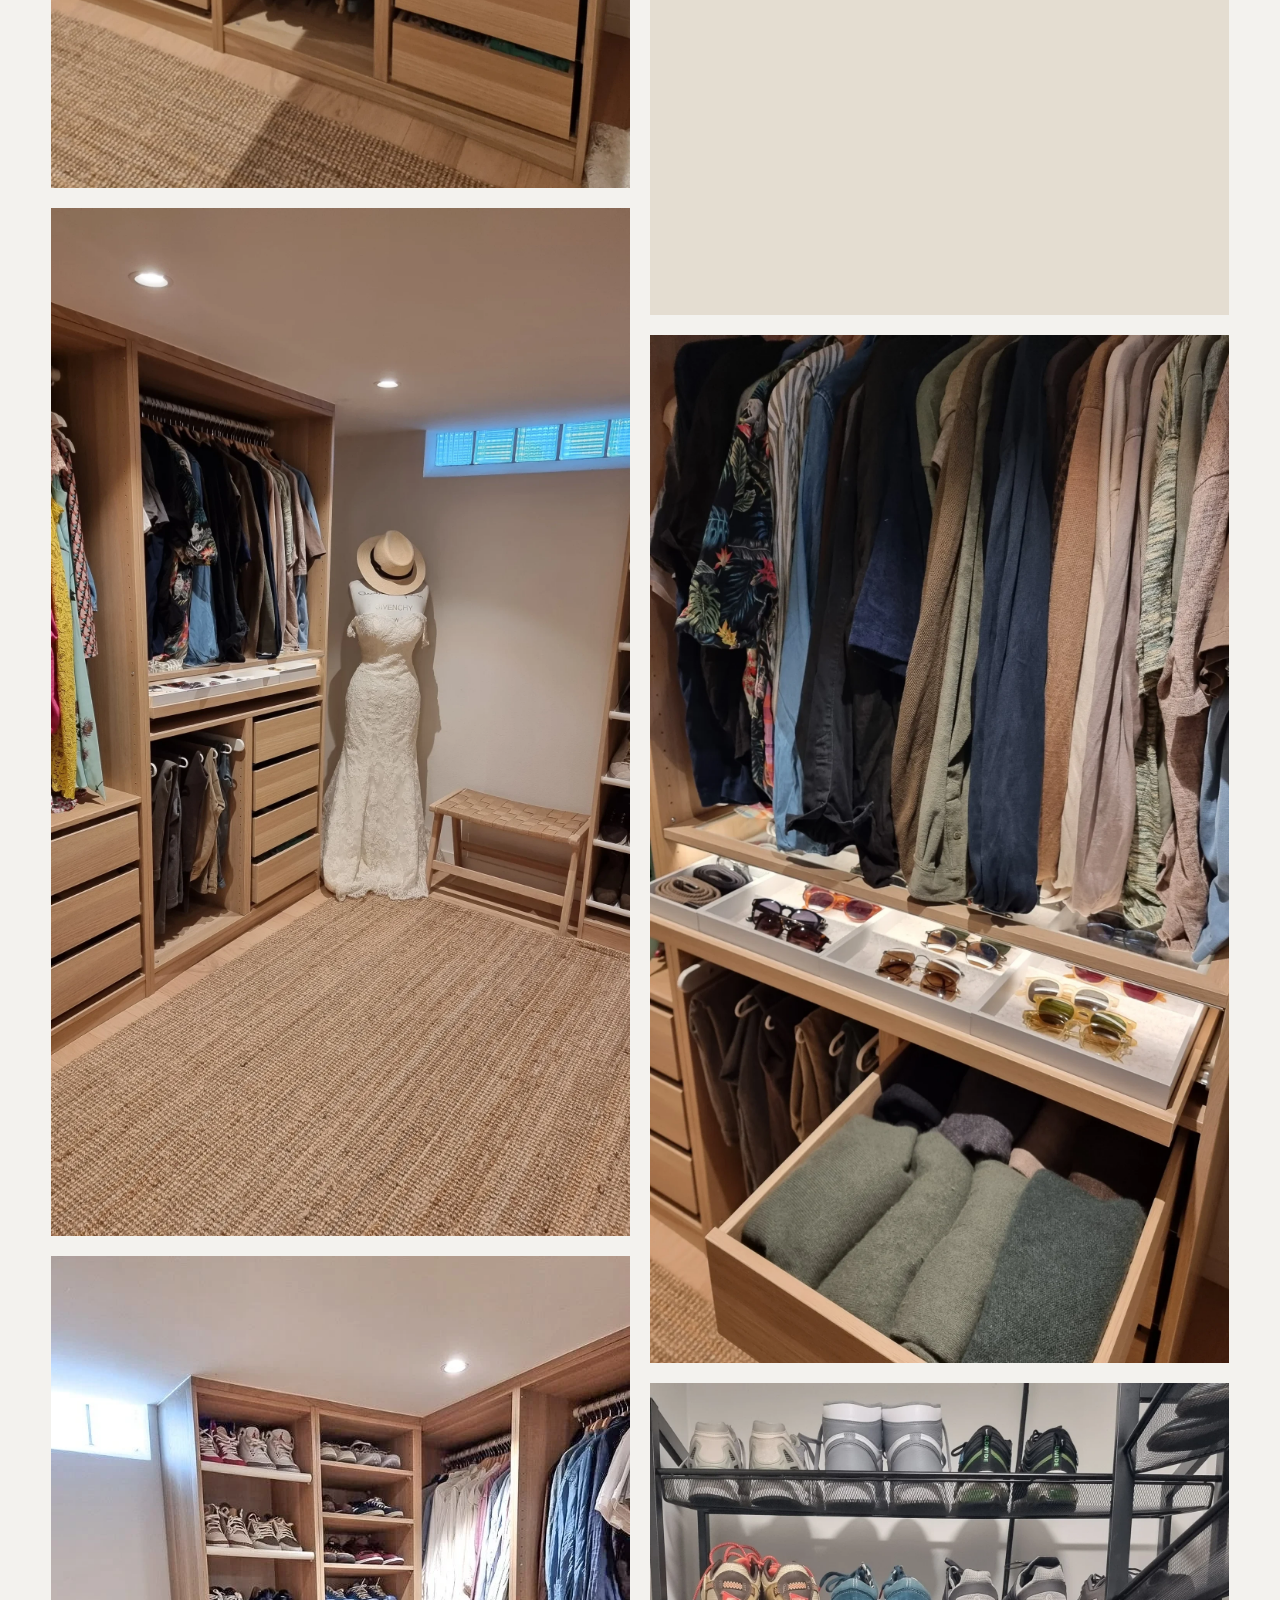
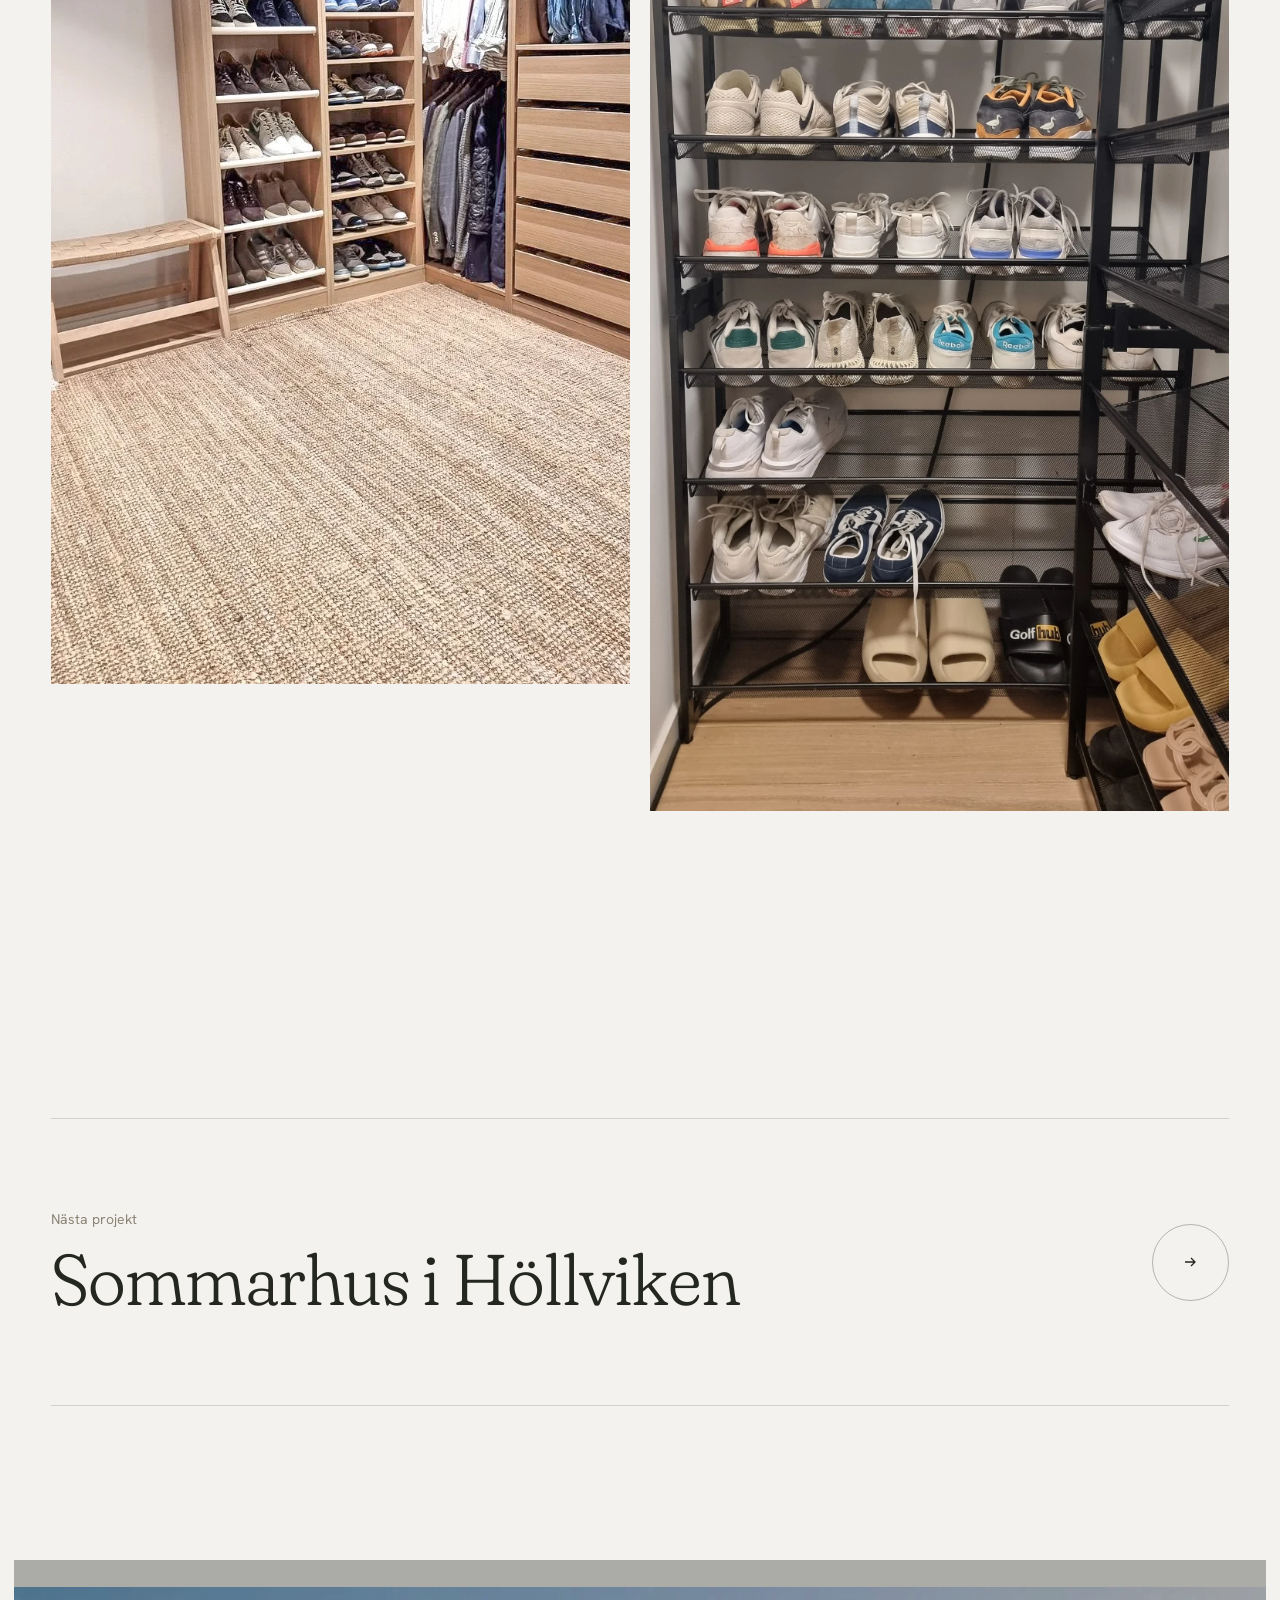
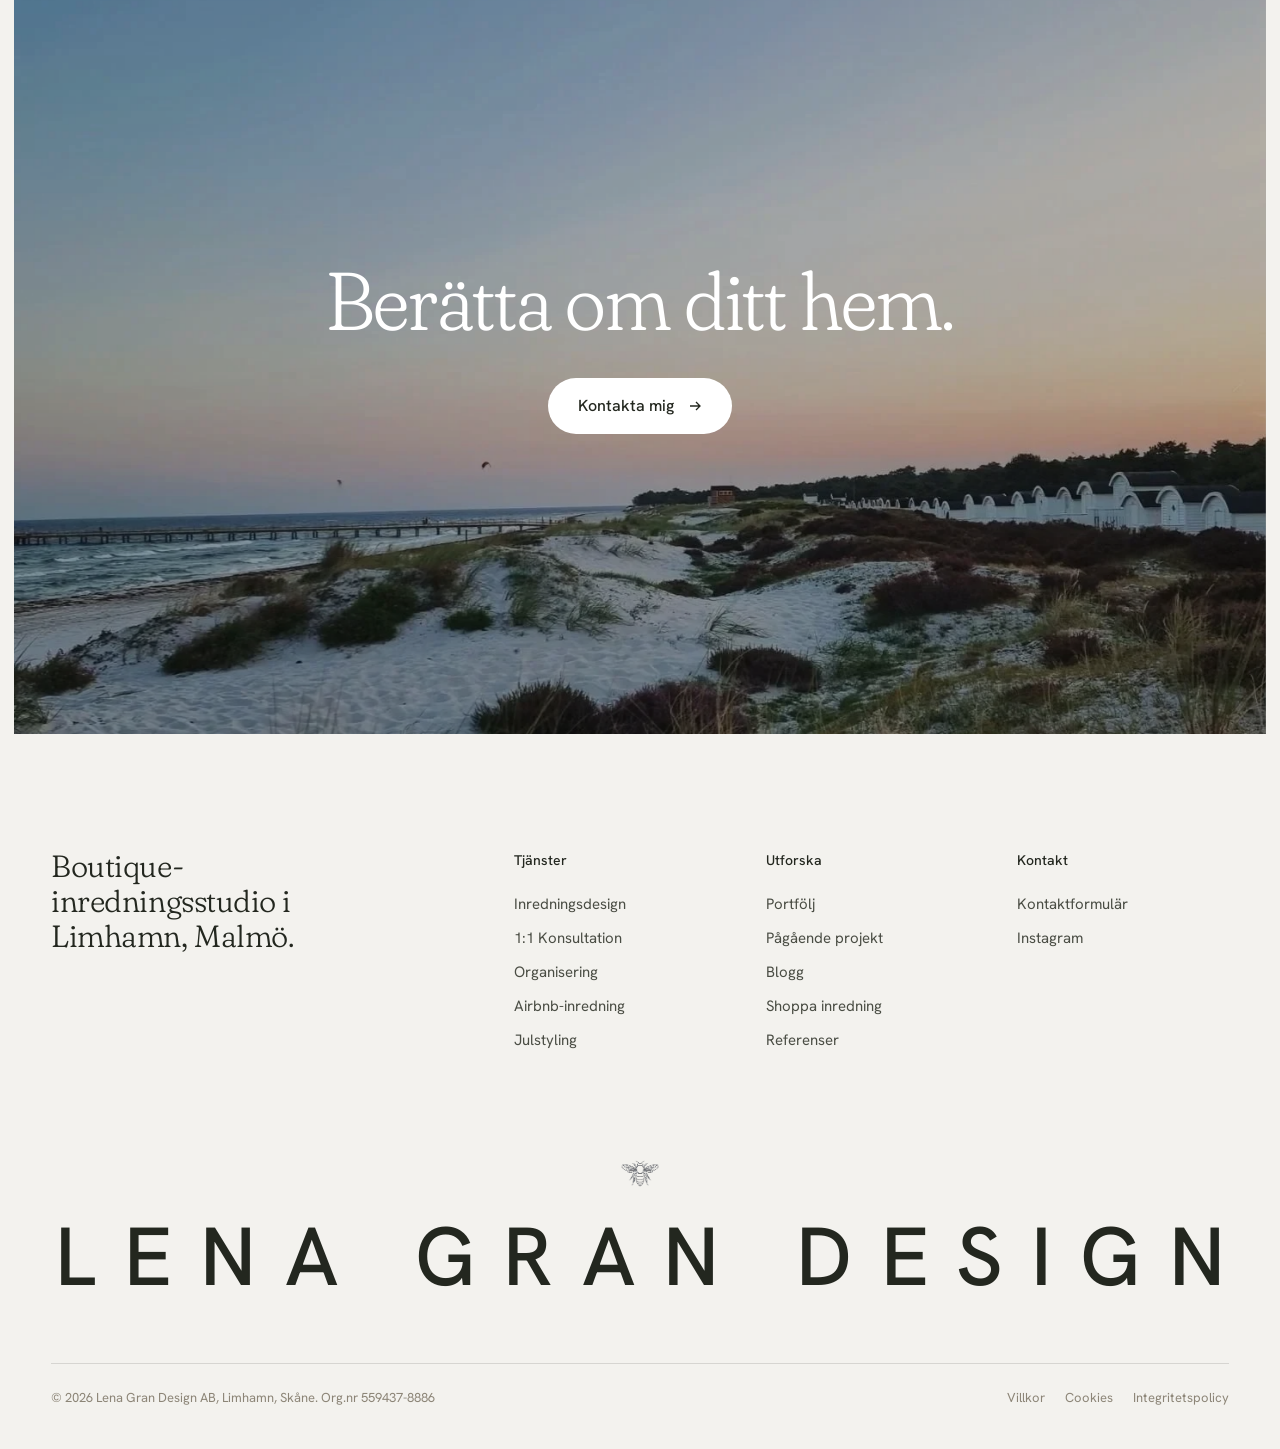
<file: projekt-garderob.html>
<!doctype html>
<html lang="sv">
<head>
<meta charset="utf-8">
<meta name="viewport" content="width=device-width, initial-scale=1, viewport-fit=cover">
<title>Garderob i Limhamn — Lena Gran Design</title>
<meta name="description" content="Struktur och lugn i vardagen genom ett genomtänkt förvaringssystem.">
<meta name="theme-color" content="#F3F2EE">
<link rel="preconnect" href="https://fonts.googleapis.com">
<link rel="preconnect" href="https://fonts.gstatic.com" crossorigin>
<link href="https://fonts.googleapis.com/css2?family=Fraunces:opsz,wght,SOFT@9..144,300..500,100&family=Hanken+Grotesk:wght@400;500&display=swap" rel="stylesheet">
<link rel="stylesheet" href="style.css?v=20261006-kunder">
</head>
<body class="sub">

<header class="hdr" id="hdr">
  <div class="in">
    <nav class="nav" aria-label="Huvudmeny vänster">
      <a href="index.html#tjanster">Tjänster</a>
      <a href="index.html#projekt">Projekt</a>
      <a href="index.html#om">Om mig</a>
    </nav>
    <a href="index.html" class="wm" aria-label="Lena Gran Design, till toppen"><b>LENA GRAN</b><i>DESIGN</i></a>
    <nav class="nav r" aria-label="Huvudmeny höger">
      <a href="index.html#recensioner">Recensioner</a>
      <a href="https://www.lenagran.com/kontakt" class="btn-pill">Kontakta mig</a>
    </nav>
    <button class="burger" id="openMenu" type="button" aria-label="Öppna meny" aria-expanded="false" aria-controls="mm">
      <svg width="26" height="12" viewBox="0 0 26 12" fill="none" stroke="currentColor" stroke-width="1.3" aria-hidden="true"><path d="M0 1h26M8 11h18"/></svg>
    </button>
  </div>
</header>

<!-- ================= MOBILMENY ================= -->
<div class="mm" id="mm" role="dialog" aria-modal="true" aria-label="Meny" hidden>
  <div class="top">
    <span class="wm" style="align-items:flex-start"><b>LENA GRAN</b><i>DESIGN</i></span>
    <button type="button" id="closeMenu" aria-label="Stäng meny" style="background:none;border:0;width:48px;height:48px;display:inline-flex;align-items:center;justify-content:flex-end;cursor:pointer;padding:0">
      <svg width="18" height="18" viewBox="0 0 18 18" fill="none" stroke="currentColor" stroke-width="1.3" aria-hidden="true"><path d="M2 2l14 14M16 2L2 16"/></svg>
    </button>
  </div>
  <nav aria-label="Mobilmeny">
    <a href="index.html#tjanster" data-close>Tjänster</a>
    <a href="index.html#projekt" data-close>Projekt</a>
    <a href="index.html#om" data-close>Om mig</a>
    <a href="index.html#recensioner" data-close>Recensioner</a>
  </nav>
  <div class="bot">
    <a href="https://www.lenagran.com/kontakt" class="btn" style="background:var(--tang);color:var(--kalk);justify-content:center">Kontakta mig</a>
    <a href="https://www.instagram.com/lenagrandesign" class="small" style="text-align:center;padding:8px 0">Instagram @lenagrandesign</a>
  </div>
</div>

<main>
<section class="hero" id="top">
  <div class="frame">
    <img class="p-img" src="bilder/garderob-hero.webp" width="2500" height="1666" alt="Organiserad garderob" decoding="async" fetchpriority="high">
    <div class="shade"></div>
    <div class="hero-txt">
      <div>
        <a href="projekt.html" class="back late"><svg width="14" height="14" viewBox="0 0 14 14" fill="none" stroke="currentColor" stroke-width="1.3" aria-hidden="true"><path d="M12 7H2M6 3L2 7l4 4"/></svg> Alla projekt</a>
        <h1 class="serif"><span class="ln"><span>Garderob</span></span><span class="ln"><span>i Limhamn</span></span></h1>
        <div class="meta late">
          <span>Plats<b>Limhamn</b></span>
          <span>Typ<b>Organisering</b></span>
          <span>Bilder<b>12</b></span>
        </div>
      </div>
    </div>
    <span class="cue late" aria-hidden="true"><i></i></span>
  </div>
</section>

<section class="sec">
  <div class="wrap pintro">
    <p class="state serif">Struktur och lugn i vardagen genom ett genomtänkt förvaringssystem.</p>
    <div class="body">
      <p><!-- Lägg in projektbeskrivningen här -->Organisering av en garderob i Limhamn med praktiska och hållbara system som gör det lätt att hålla ordning.</p>
    </div>
  </div>
  <div class="wrap">
    <div class="chapter">
      <div class="ch-head"><h2 class="serif">Bilder</h2><span class="small">12 bilder</span></div>
      <div class="masonry">
<figure><button type="button" data-lb="g" data-full="bilder/garderob-hero.webp" data-cap="Organiserad garderob" aria-label="Förstora: Organiserad garderob"><img src="bilder/garderob-hero.webp" width="2500" height="1666" alt="Organiserad garderob" decoding="async" loading="lazy"></button><figcaption>Organiserad garderob</figcaption></figure>
<figure><button type="button" data-lb="g" data-full="bilder/garderob-01.webp" data-cap="Walk-in-garderob med lådor" aria-label="Förstora: Walk-in-garderob med lådor"><img src="bilder/garderob-01.webp" width="1500" height="2664" alt="Walk-in-garderob med lådor" decoding="async" loading="lazy"></button><figcaption>Walk-in-garderob med lådor</figcaption></figure>
<figure><button type="button" data-lb="g" data-full="bilder/garderob-02.webp" data-cap="Spegel i garderoben" aria-label="Förstora: Spegel i garderoben"><img src="bilder/garderob-02.webp" width="750" height="1332" alt="Spegel i garderoben" decoding="async" loading="lazy"></button><figcaption>Spegel i garderoben</figcaption></figure>
<figure><button type="button" data-lb="g" data-full="bilder/garderob-03.webp" data-cap="Kläder och accessoarer" aria-label="Förstora: Kläder och accessoarer"><img src="bilder/garderob-03.webp" width="1500" height="2664" alt="Kläder och accessoarer" decoding="async" loading="lazy"></button><figcaption>Kläder och accessoarer</figcaption></figure>
<figure><button type="button" data-lb="g" data-full="bilder/garderob-04.webp" data-cap="Garderobens helhet" aria-label="Förstora: Garderobens helhet"><img src="bilder/garderob-04.webp" width="1500" height="2664" alt="Garderobens helhet" decoding="async" loading="lazy"></button><figcaption>Garderobens helhet</figcaption></figure>
<figure><button type="button" data-lb="g" data-full="bilder/garderob-05.webp" data-cap="Skoförvaring och hyllor" aria-label="Förstora: Skoförvaring och hyllor"><img src="bilder/garderob-05.webp" width="750" height="1332" alt="Skoförvaring och hyllor" decoding="async" loading="lazy"></button><figcaption>Skoförvaring och hyllor</figcaption></figure>
<figure><button type="button" data-lb="g" data-full="bilder/garderob-06.webp" data-cap="Ordning bland kläderna" aria-label="Förstora: Ordning bland kläderna"><img src="bilder/garderob-06.webp" width="750" height="1332" alt="Ordning bland kläderna" decoding="async" loading="lazy"></button><figcaption>Ordning bland kläderna</figcaption></figure>
<figure><button type="button" data-lb="g" data-full="bilder/garderob-07.webp" data-cap="Sorterade kläder i lådor" aria-label="Förstora: Sorterade kläder i lådor"><img src="bilder/garderob-07.webp" width="1500" height="1330" alt="Sorterade kläder i lådor" decoding="async" loading="lazy"></button><figcaption>Sorterade kläder i lådor</figcaption></figure>
<figure><button type="button" data-lb="g" data-full="bilder/garderob-08.webp" data-cap="Utdragbar lådförvaring" aria-label="Förstora: Utdragbar lådförvaring"><img src="bilder/garderob-08.webp" width="1500" height="2664" alt="Utdragbar lådförvaring" decoding="async" loading="lazy"></button><figcaption>Utdragbar lådförvaring</figcaption></figure>
<figure><button type="button" data-lb="g" data-full="bilder/garderob-09.webp" data-cap="Byxförvaring" aria-label="Förstora: Byxförvaring"><img src="bilder/garderob-09.webp" width="1500" height="2664" alt="Byxförvaring" decoding="async" loading="lazy"></button><figcaption>Byxförvaring</figcaption></figure>
<figure><button type="button" data-lb="g" data-full="bilder/garderob-10.webp" data-cap="Stickade plagg och accessoarer" aria-label="Förstora: Stickade plagg och accessoarer"><img src="bilder/garderob-10.webp" width="1500" height="2664" alt="Stickade plagg och accessoarer" decoding="async" loading="lazy"></button><figcaption>Stickade plagg och accessoarer</figcaption></figure>
<figure><button type="button" data-lb="g" data-full="bilder/garderob-11.webp" data-cap="Skor och hyllförvaring" aria-label="Förstora: Skor och hyllförvaring"><img src="bilder/garderob-11.webp" width="1500" height="2664" alt="Skor och hyllförvaring" decoding="async" loading="lazy"></button><figcaption>Skor och hyllförvaring</figcaption></figure>
      </div>
    </div>
  </div>
</section>
<section class="wrap" style="padding:clamp(96px,12vw,170px) var(--pad)">
  <a class="nextp" href="projekt-hollviken.html">
    <span><span class="small" style="display:block;margin-bottom:14px">Nästa projekt</span><span class="nm serif">Sommarhus i Höllviken</span></span>
    <span class="ic"><svg width="14" height="14" viewBox="0 0 14 14" fill="none" stroke="currentColor" stroke-width="1.3" aria-hidden="true"><path d="M2 7h10M8 3l4 4-4 4"/></svg></span>
  </a>
</section>
<section class="cta" aria-label="Kontakt">
  <img data-par="0.15" src="bilder/gemensamt-ljunghusen-strand-f6107593.webp" alt="" loading="lazy" width="1920" height="1080">
  <div class="in">
    <h2 class="serif">Berätta om ditt hem.</h2>
    <a href="https://www.lenagran.com/kontakt" class="btn">Kontakta mig
      <svg width="14" height="14" viewBox="0 0 14 14" fill="none" stroke="currentColor" stroke-width="1.3" aria-hidden="true"><path d="M2 7h10M8 3l4 4-4 4"/></svg>
    </a>
  </div>
</section>
</main>
<!-- ================= FOOTER ================= -->
<footer class="foot">
  <div class="wrap">
    <div class="fgrid">
      <div>
        <p class="serif" style="margin:0;font-size:clamp(26px,2.4vw,36px);line-height:1.15;max-width:18ch">Boutique-inredningsstudio i Limhamn, Malmö.</p>
      </div>
      <div>
        <h4>Tjänster</h4>
        <a href="https://www.lenagran.com/inredare-i-malmo">Inredningsdesign</a>
        <a href="https://www.lenagran.com/11-consultation">1:1 Konsultation</a>
        <a href="https://www.lenagran.com/organisering-i-hemmet-i-malmo">Organisering</a>
        <a href="https://www.lenagran.com/airbnb-inredningsdesign-malmo">Airbnb-inredning</a>
        <a href="https://www.lenagran.com/julstyling-i-malmo">Julstyling</a>
      </div>
      <div>
        <h4>Utforska</h4>
        <a href="projekt.html">Portfölj</a>
        <a href="https://www.lenagran.com/pagaende-projekt">Pågående projekt</a>
        <a href="https://www.lenagran.com/blogg">Blogg</a>
        <a href="https://www.lenagran.com/shoppa-inredning">Shoppa inredning</a>
        <a href="https://www.lenagran.com/referenser">Referenser</a>
      </div>
      <div>
        <h4>Kontakt</h4>
        <a href="https://www.lenagran.com/kontakt">Kontaktformulär</a>
        <a href="https://www.instagram.com/lenagrandesign">Instagram</a>
      </div>
    </div>
    <div class="brandmark" aria-hidden="true">
      <img class="bee" src="bilder/gemensamt-bee-3da2f6d6.webp" alt="" loading="lazy" width="760" height="532">
      <svg viewBox="0 0 1200 70" preserveAspectRatio="xMidYMid meet"><text x="4" y="64" font-size="84" textLength="1192" lengthAdjust="spacing">LENA GRAN DESIGN</text></svg>
    </div>
    <div class="fbase">
      <span>© 2026 Lena Gran Design AB, Limhamn, Skåne. Org.nr 559437-8886</span>
      <span style="display:flex;gap:20px;align-items:center;flex-wrap:wrap">
        <a href="https://www.lenagran.com/terms-conditions">Villkor</a>
        <a href="https://www.lenagran.com/cookies">Cookies</a>
        <a href="https://www.lenagran.com/privacy-policy">Integritetspolicy</a>
      </span>
    </div>
  </div>
</footer>

<div class="mbar" id="mbar">
  <a href="https://www.lenagran.com/kontakt">Kontakta mig</a>
  <a class="alt" href="https://www.instagram.com/lenagrandesign" aria-label="Instagram">
    <svg width="18" height="18" viewBox="0 0 18 18" fill="none" stroke="currentColor" stroke-width="1.3" aria-hidden="true"><rect x="2" y="2" width="14" height="14" rx="4"/><circle cx="9" cy="9" r="3.2"/><circle cx="13" cy="5" r=".6" fill="currentColor"/></svg>
  </a>
</div>

<script src="site.js"></script>
</body>
</html>
</file>
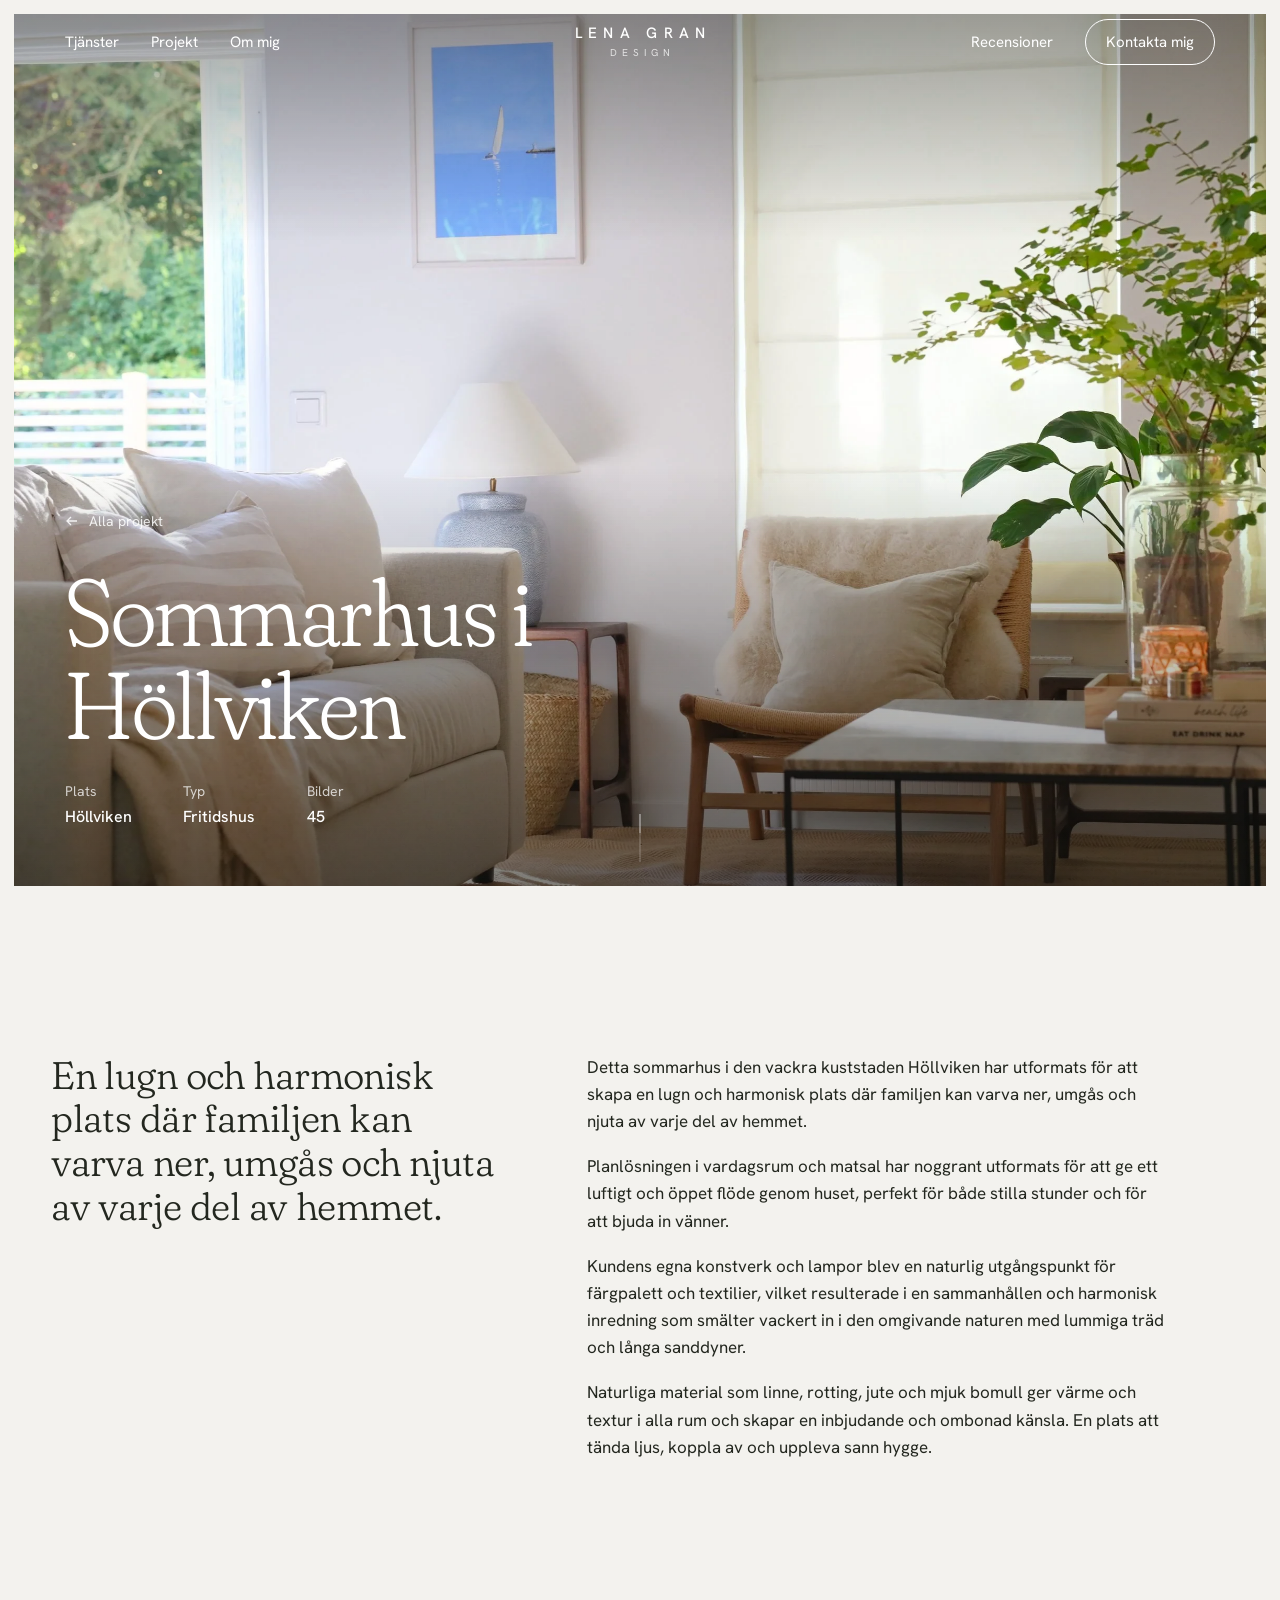
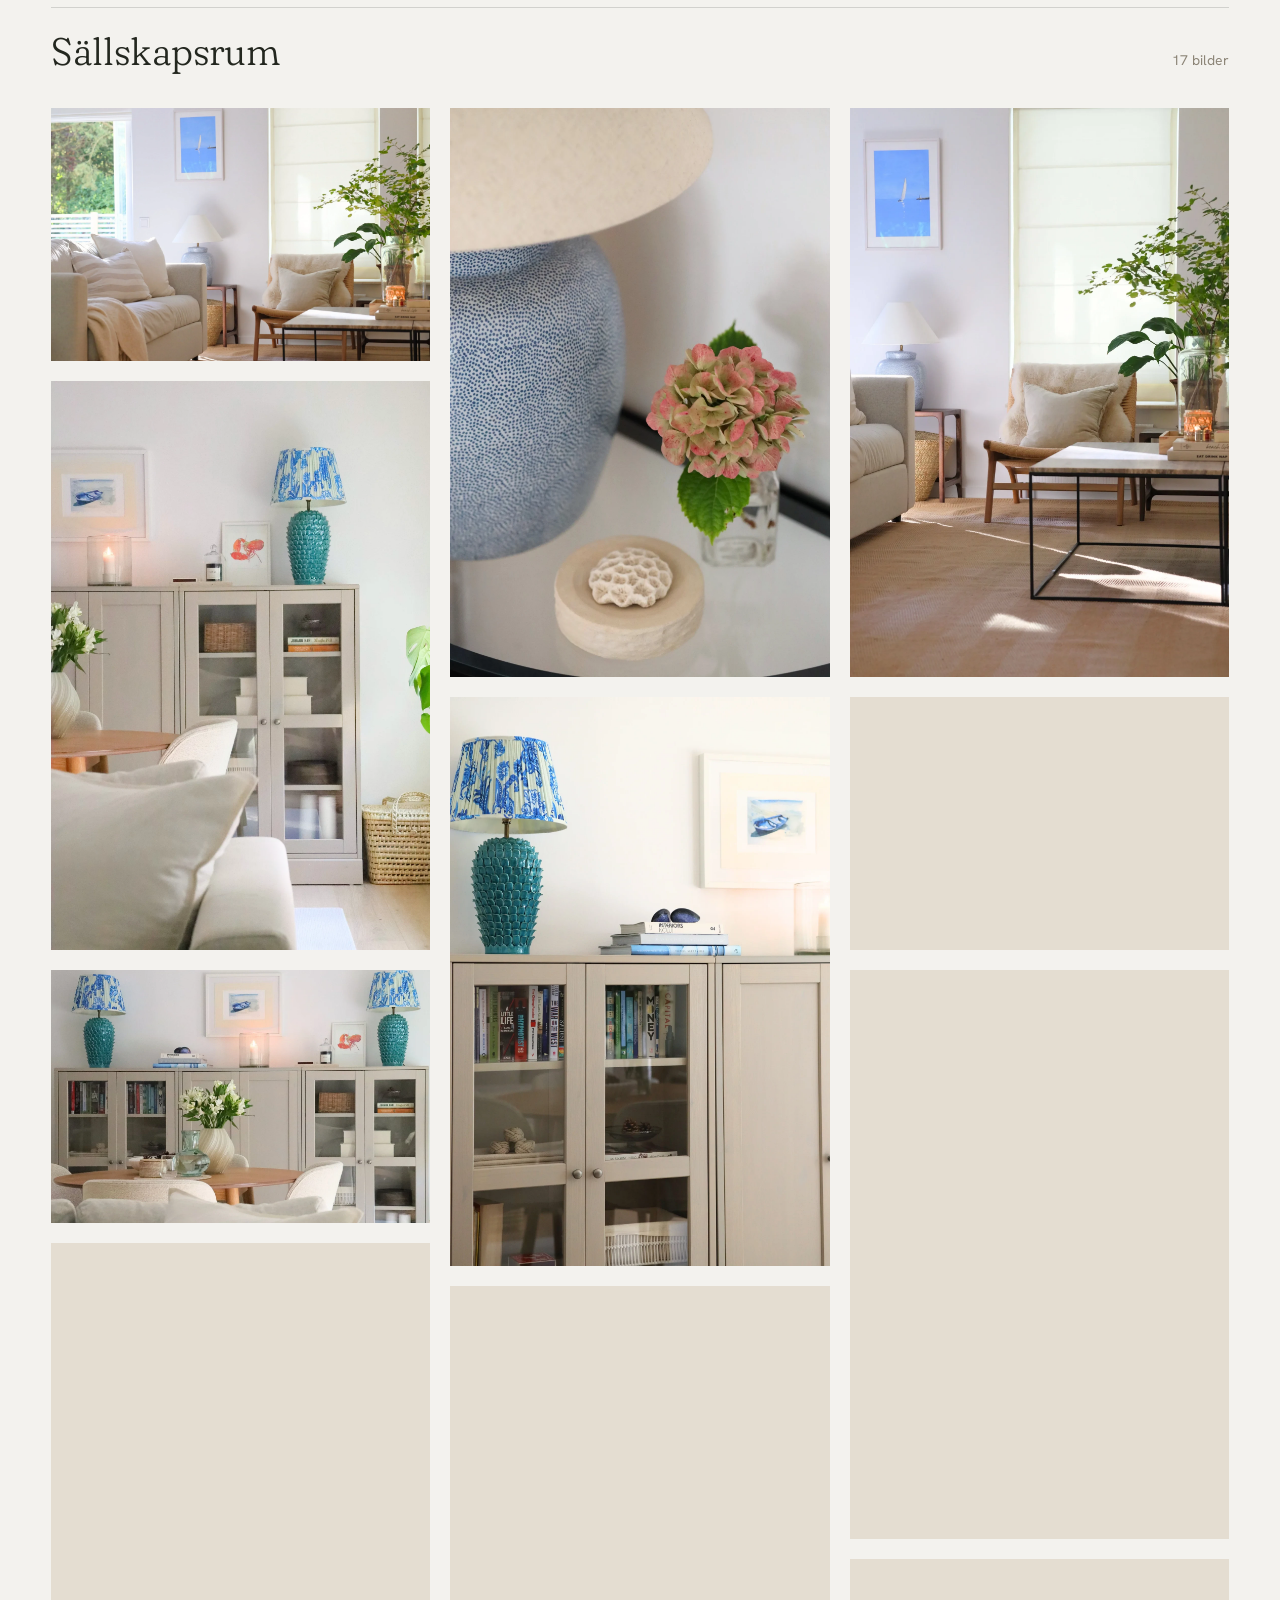
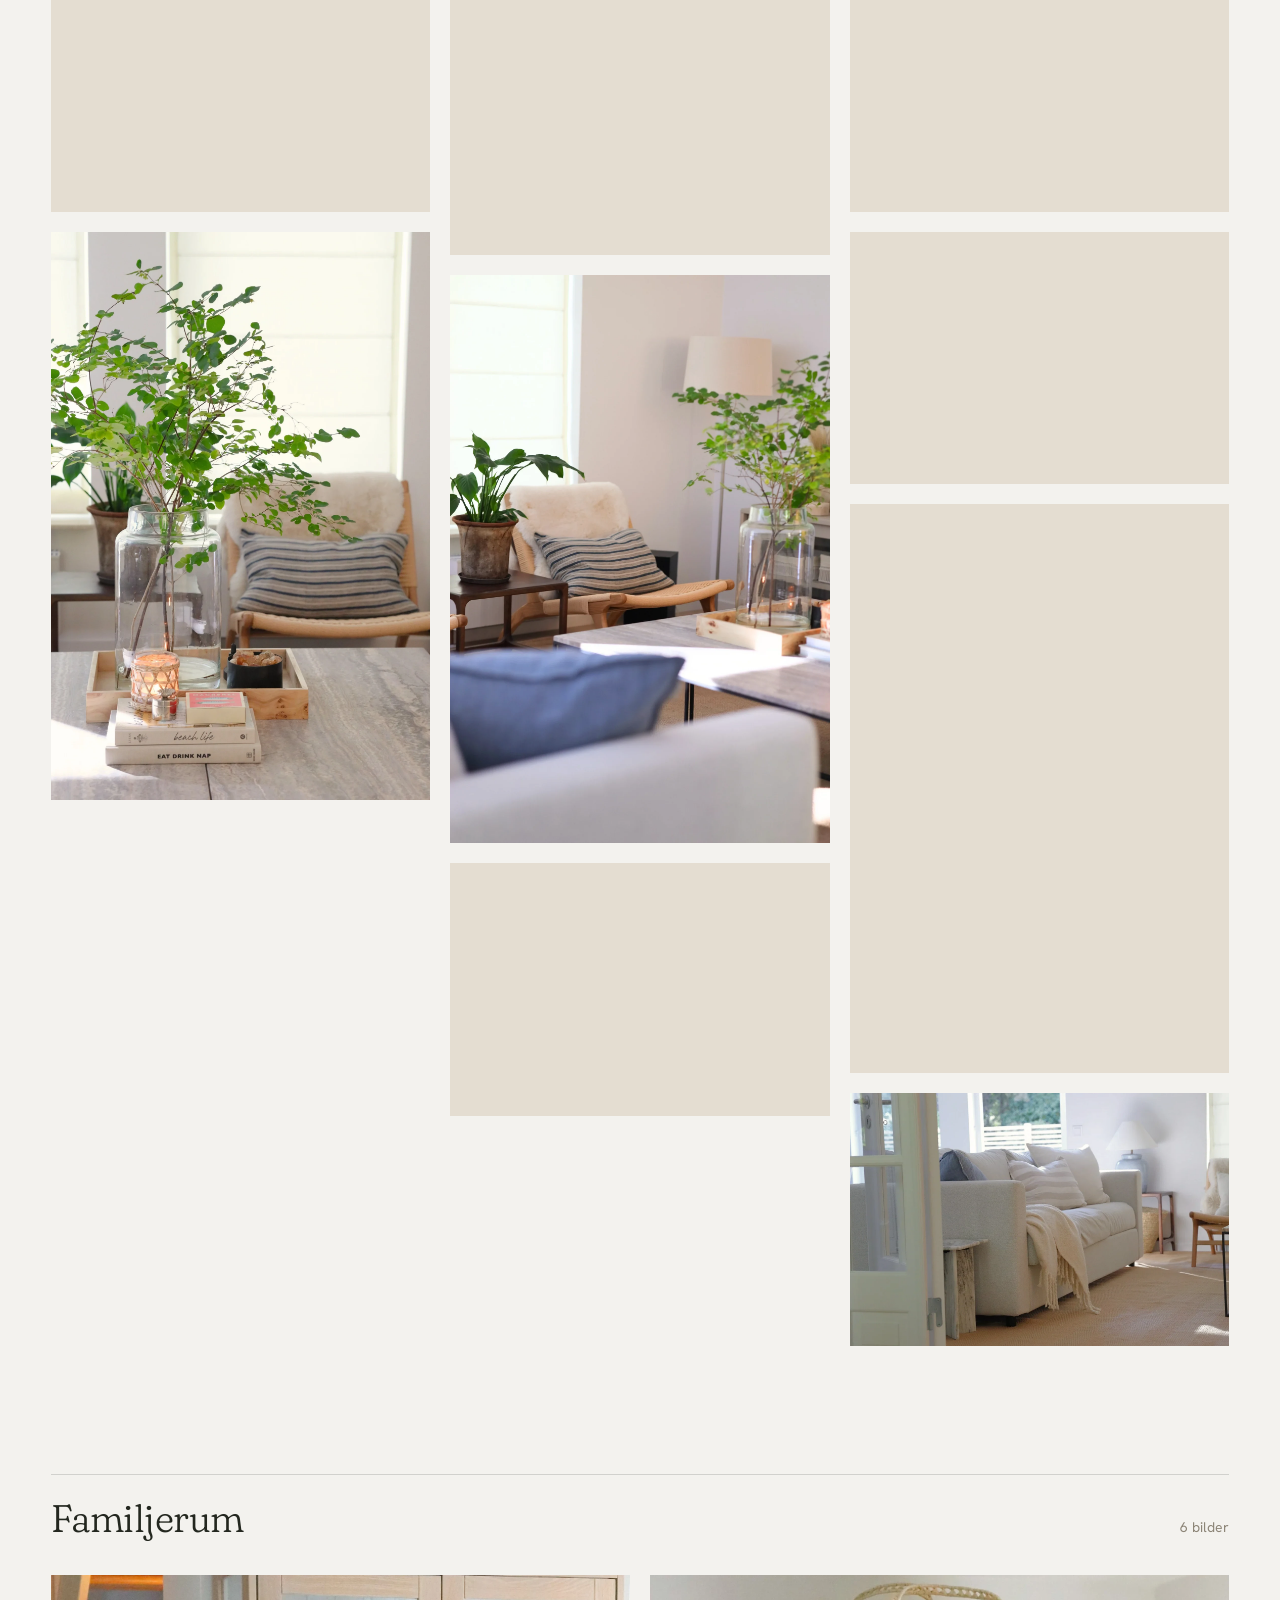
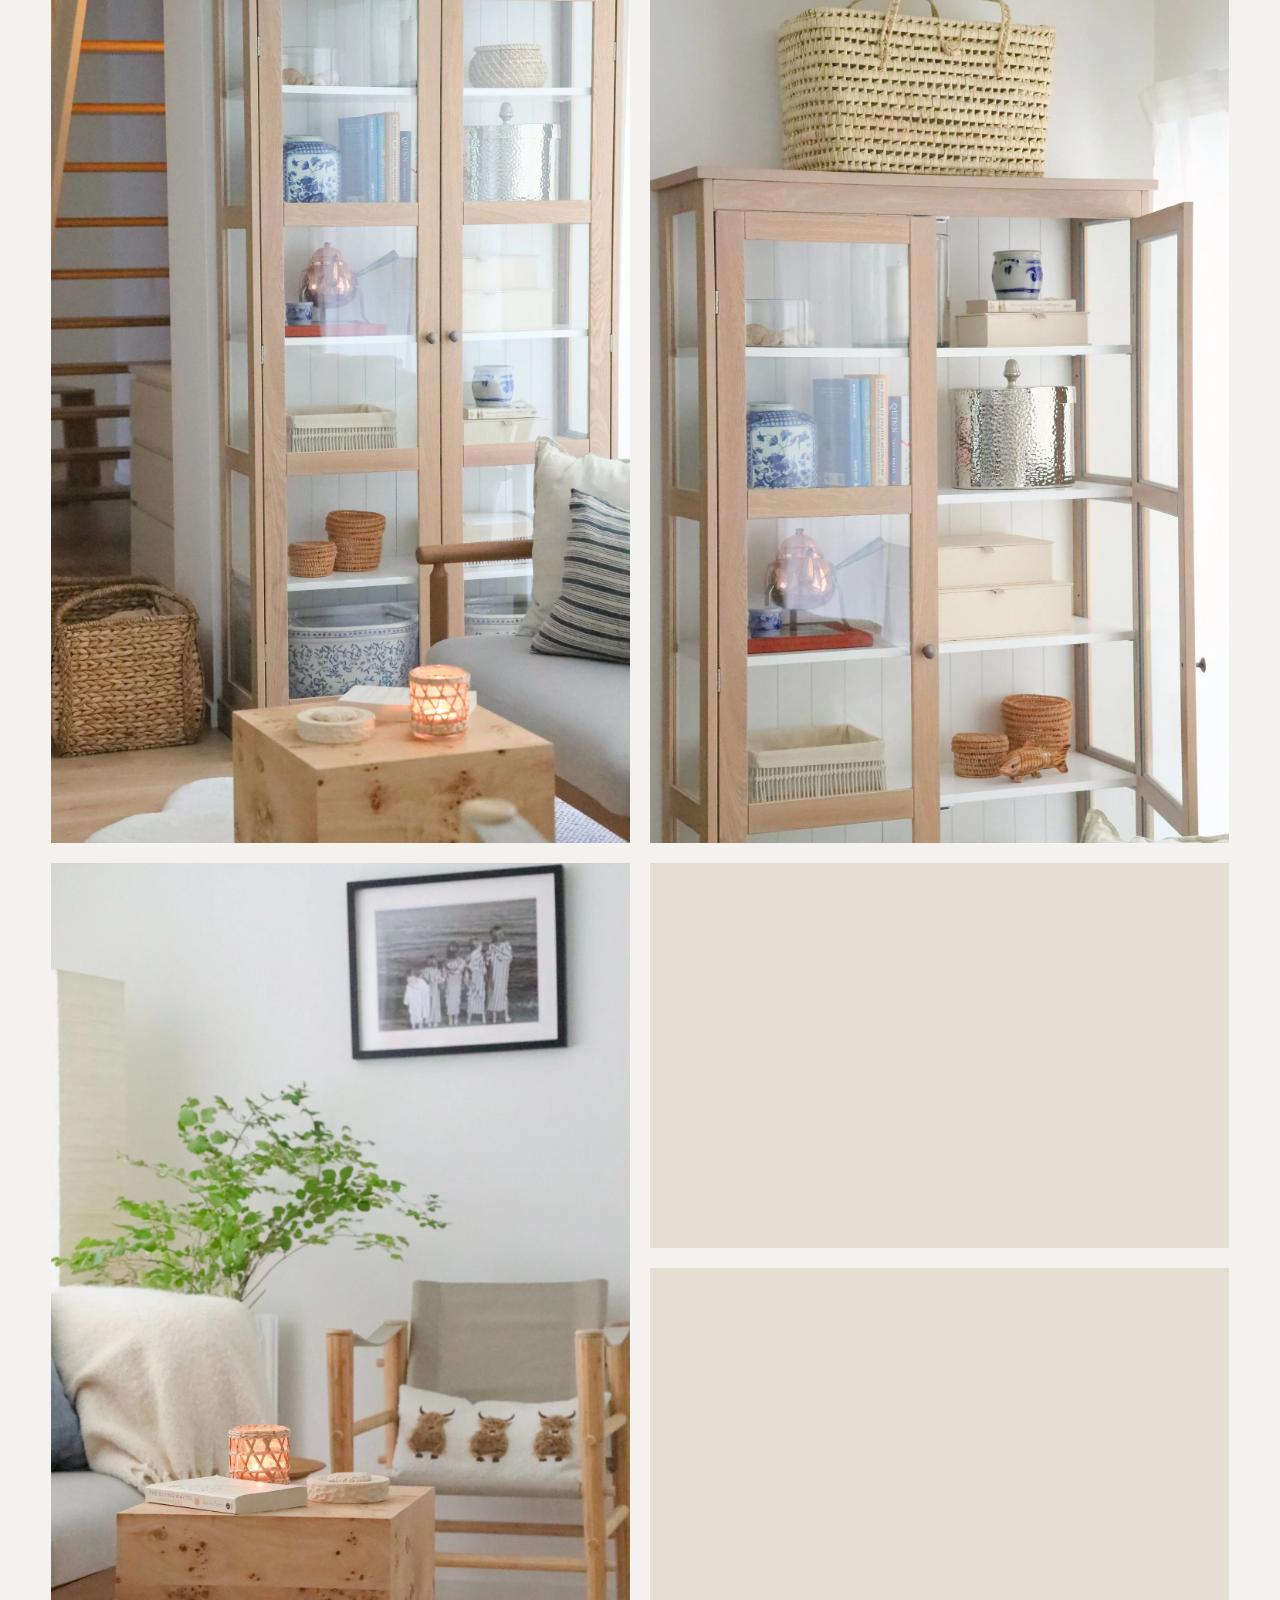
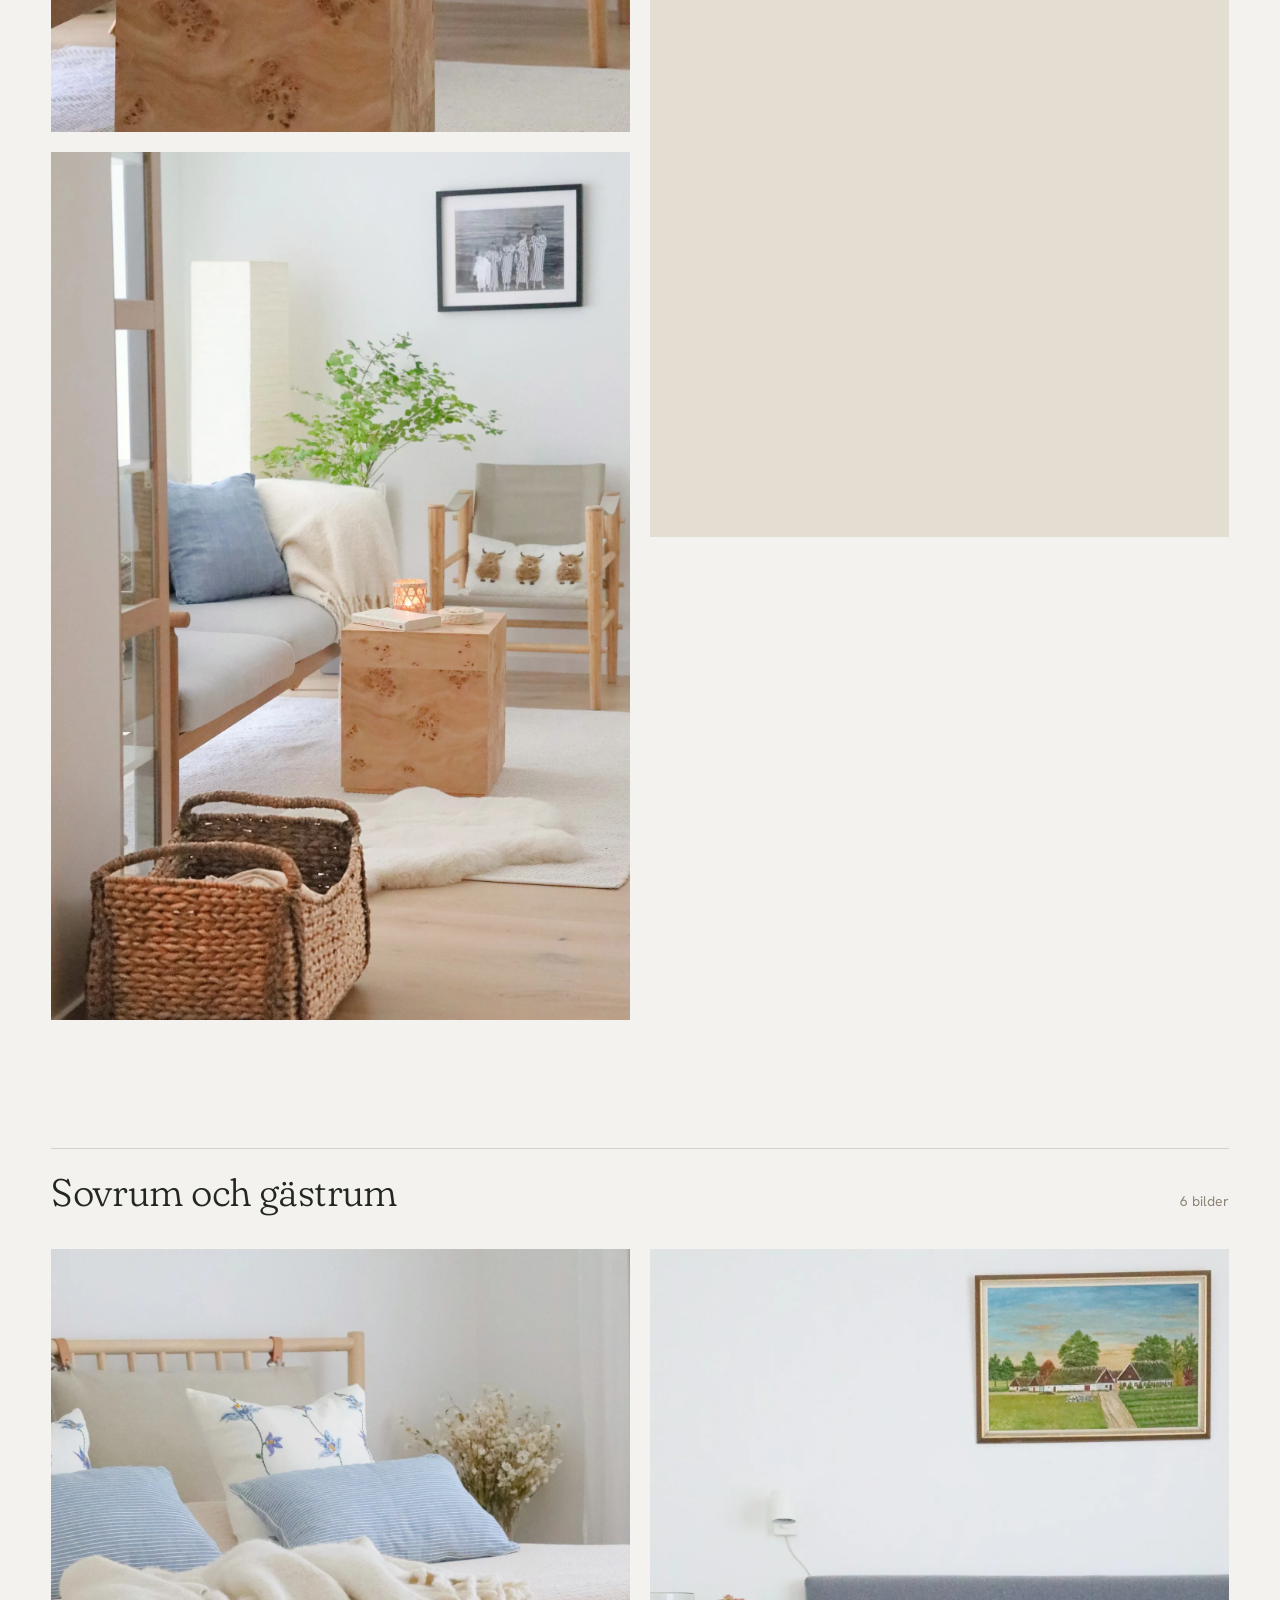
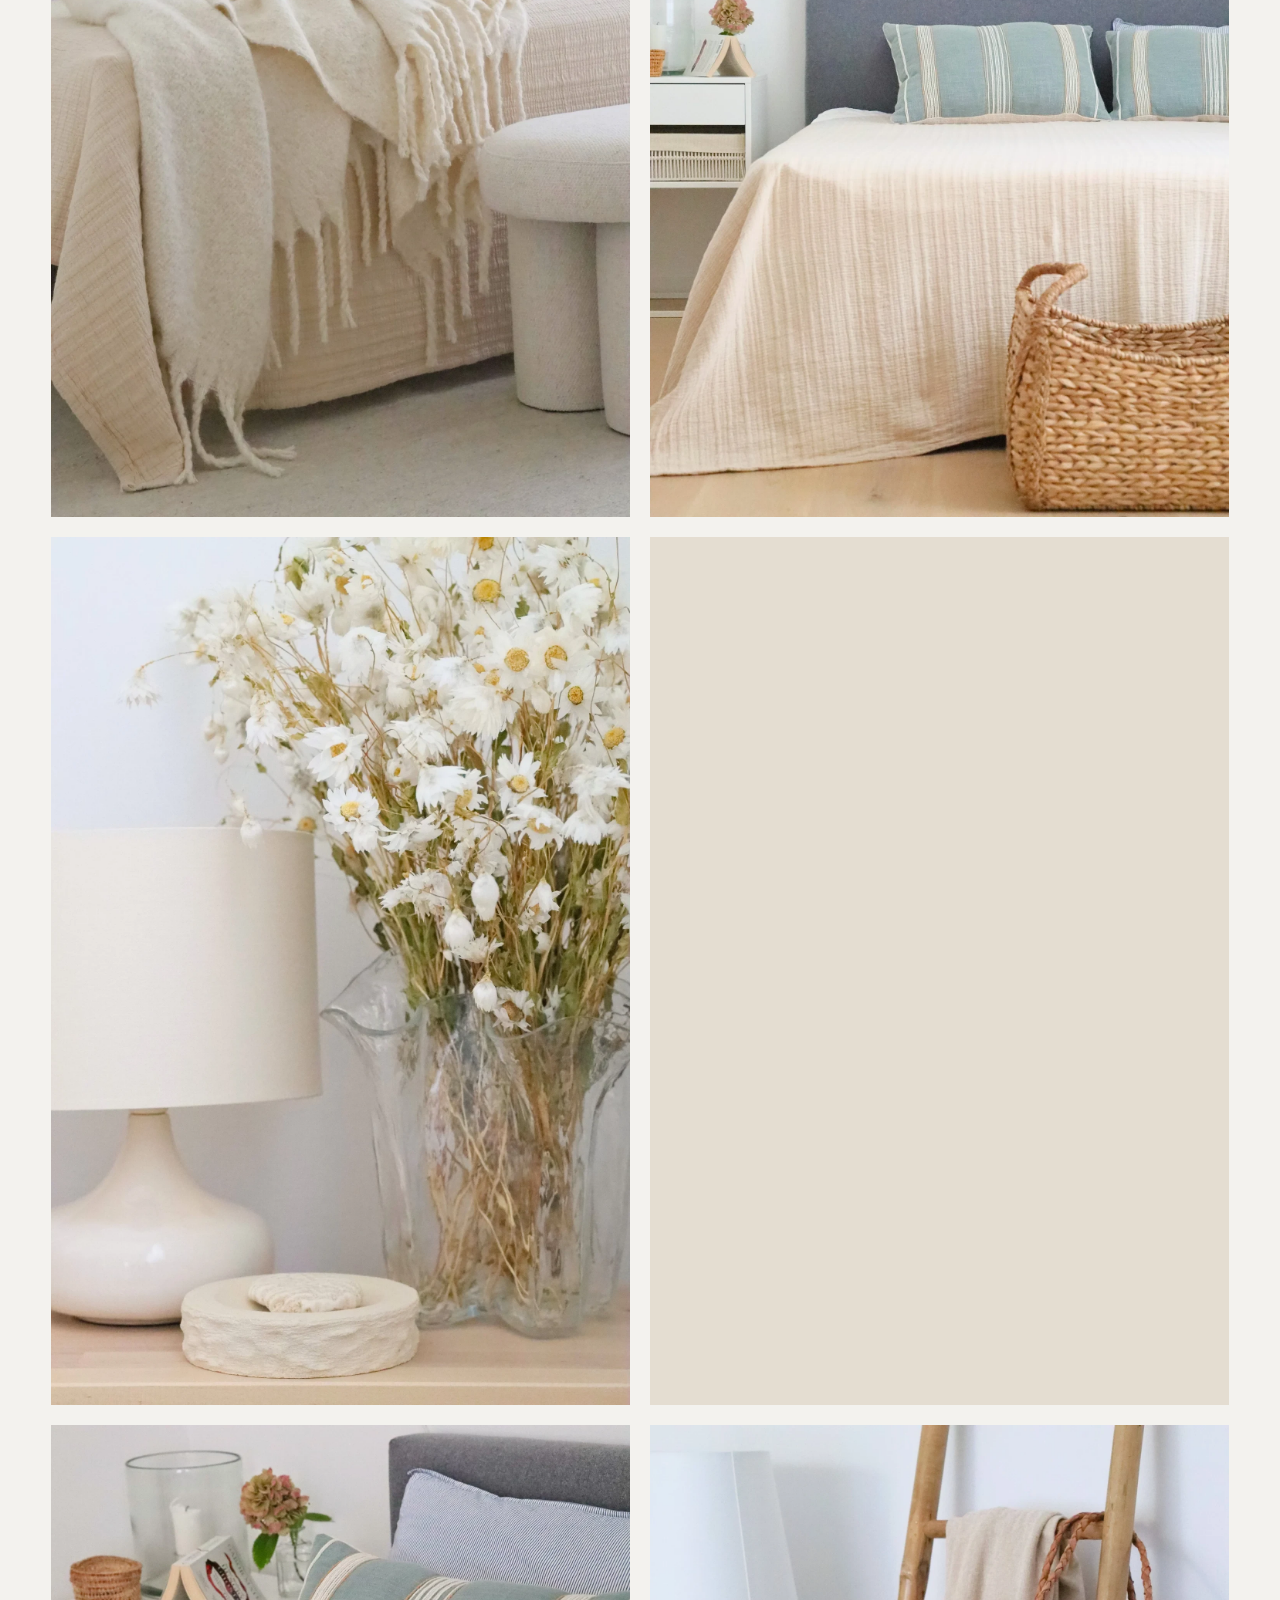
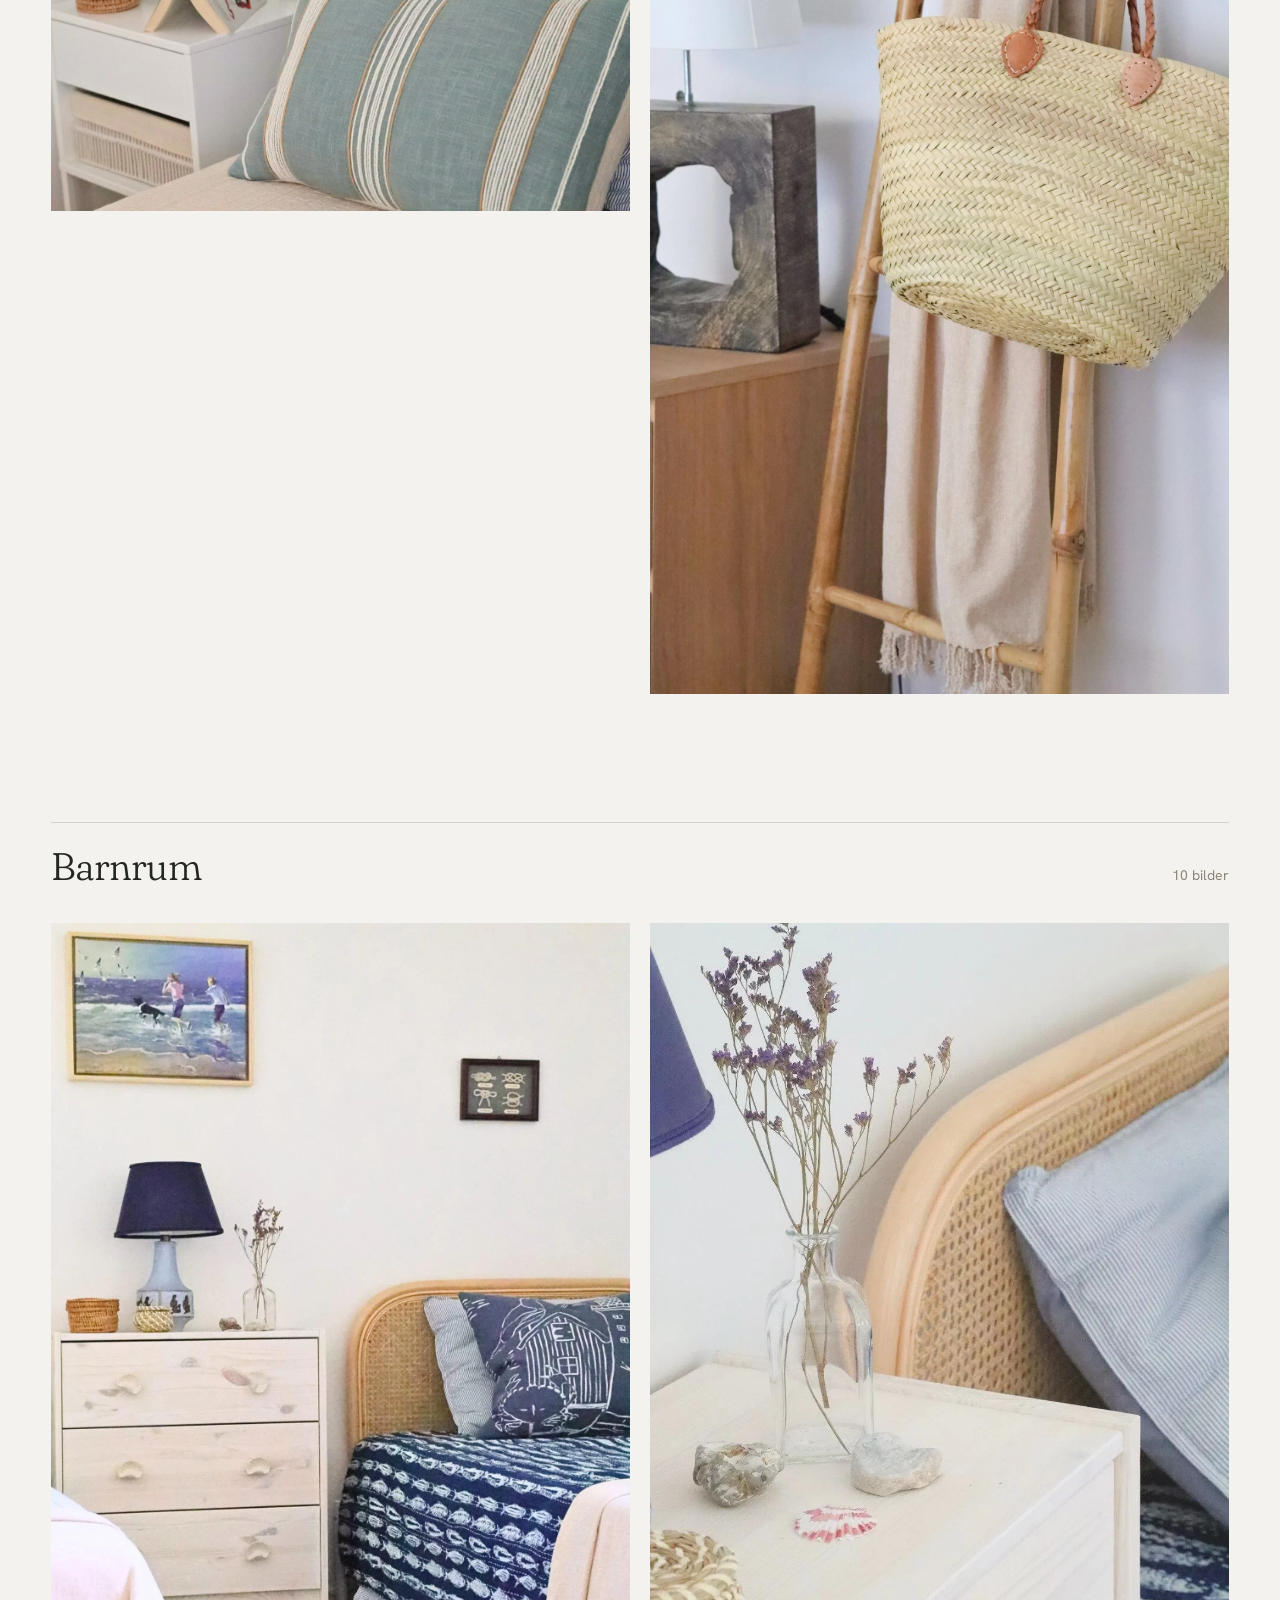
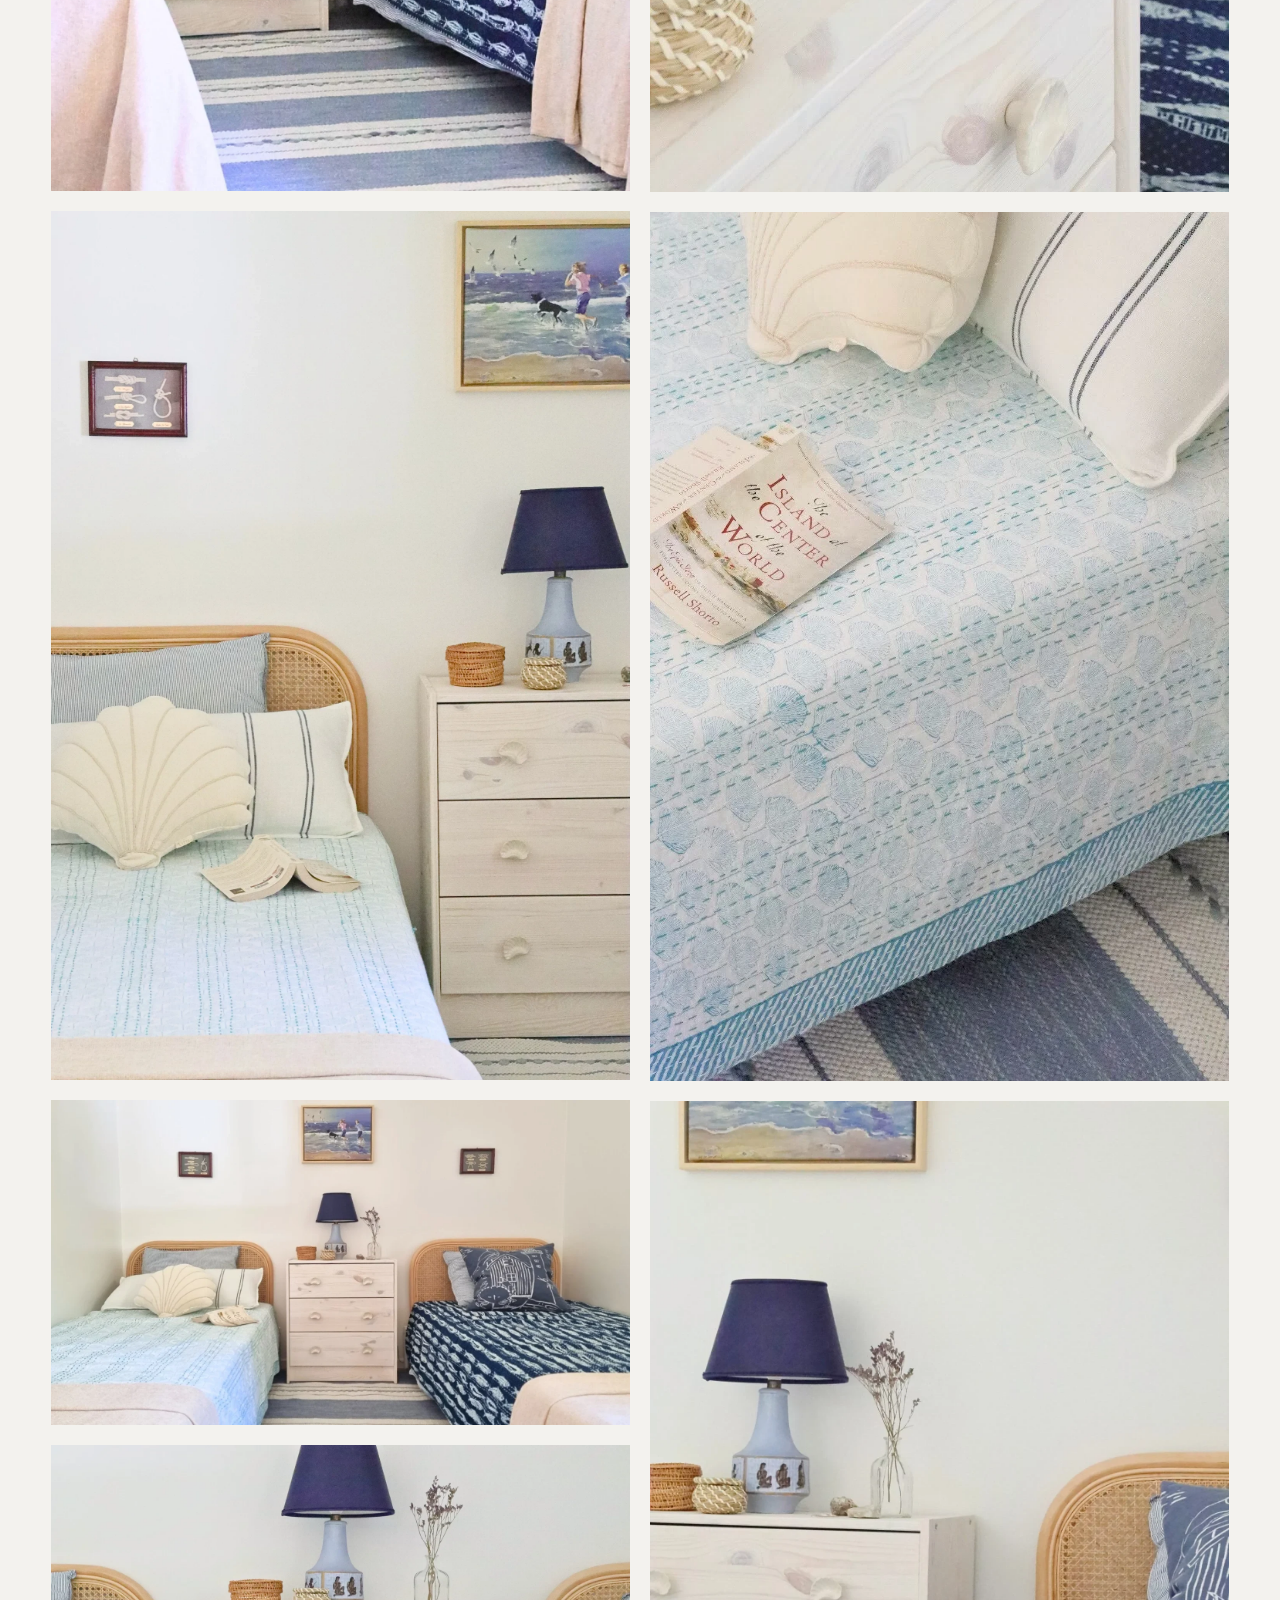
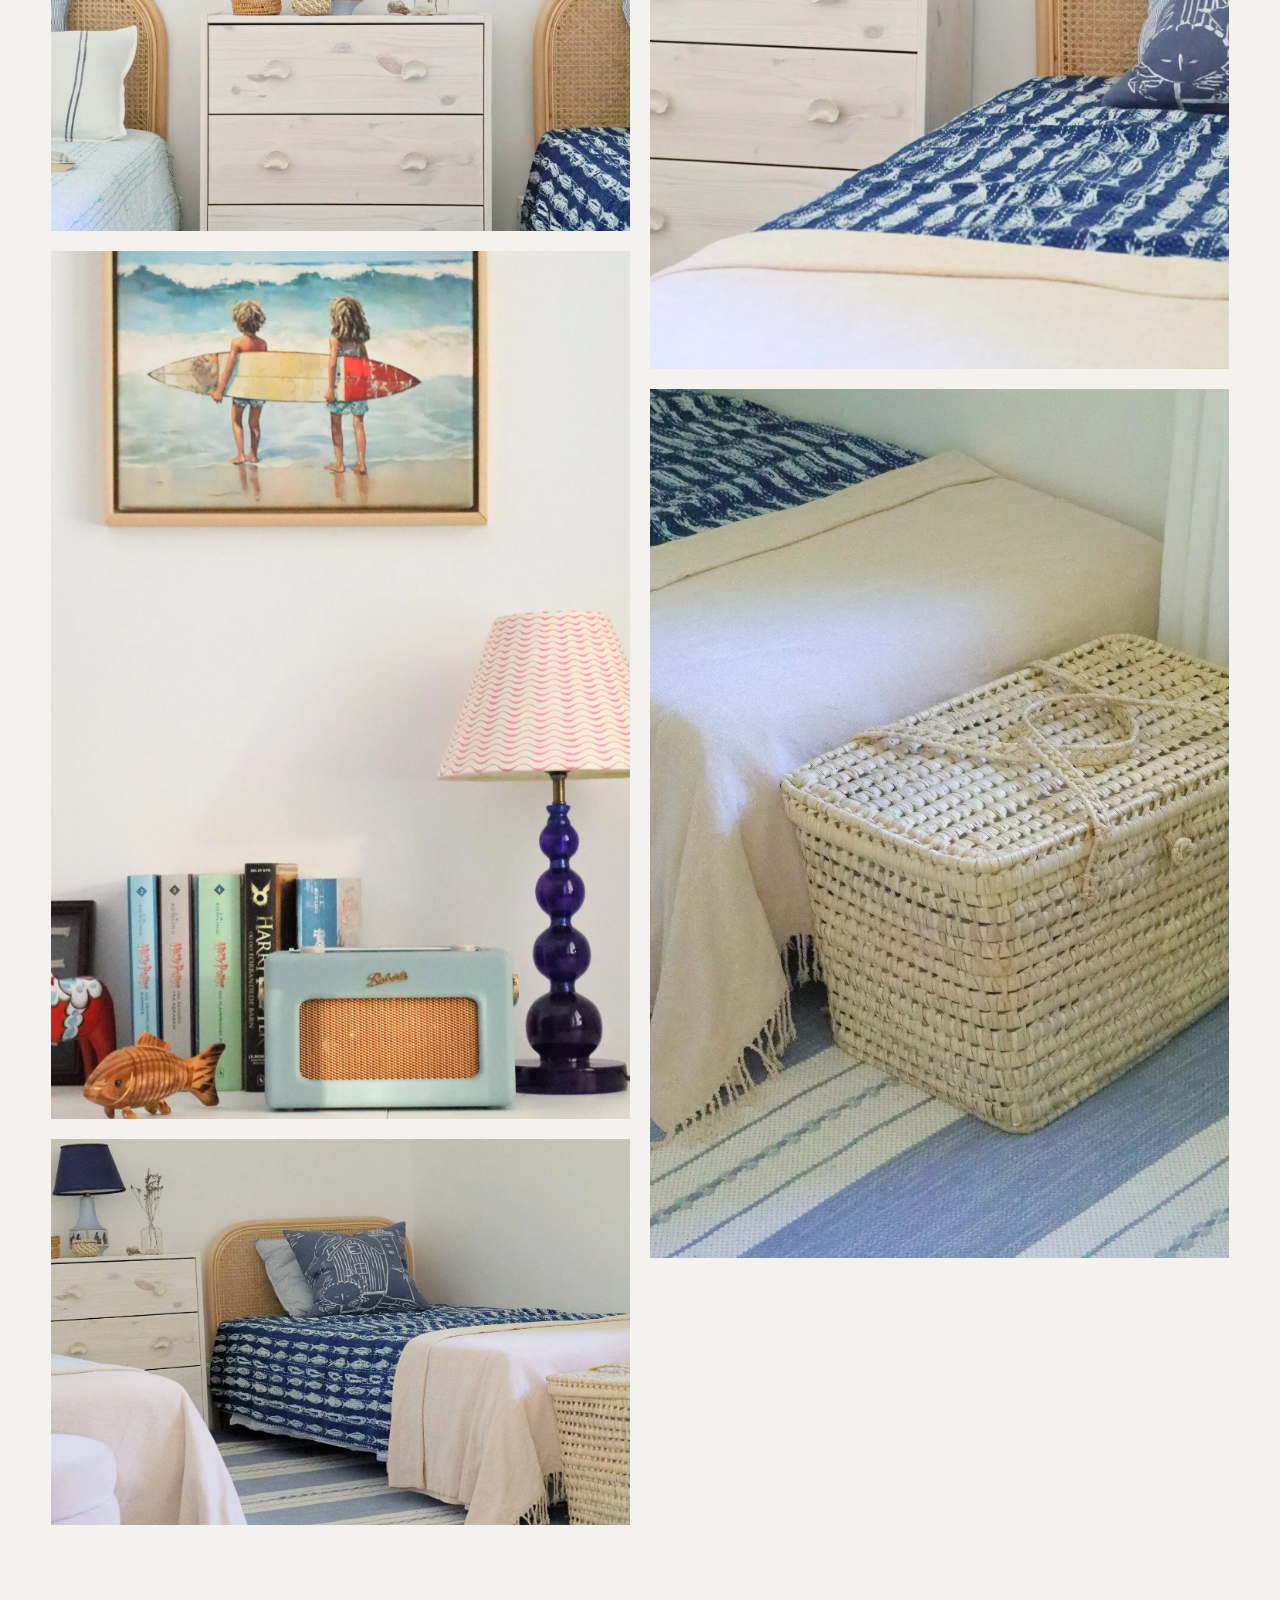
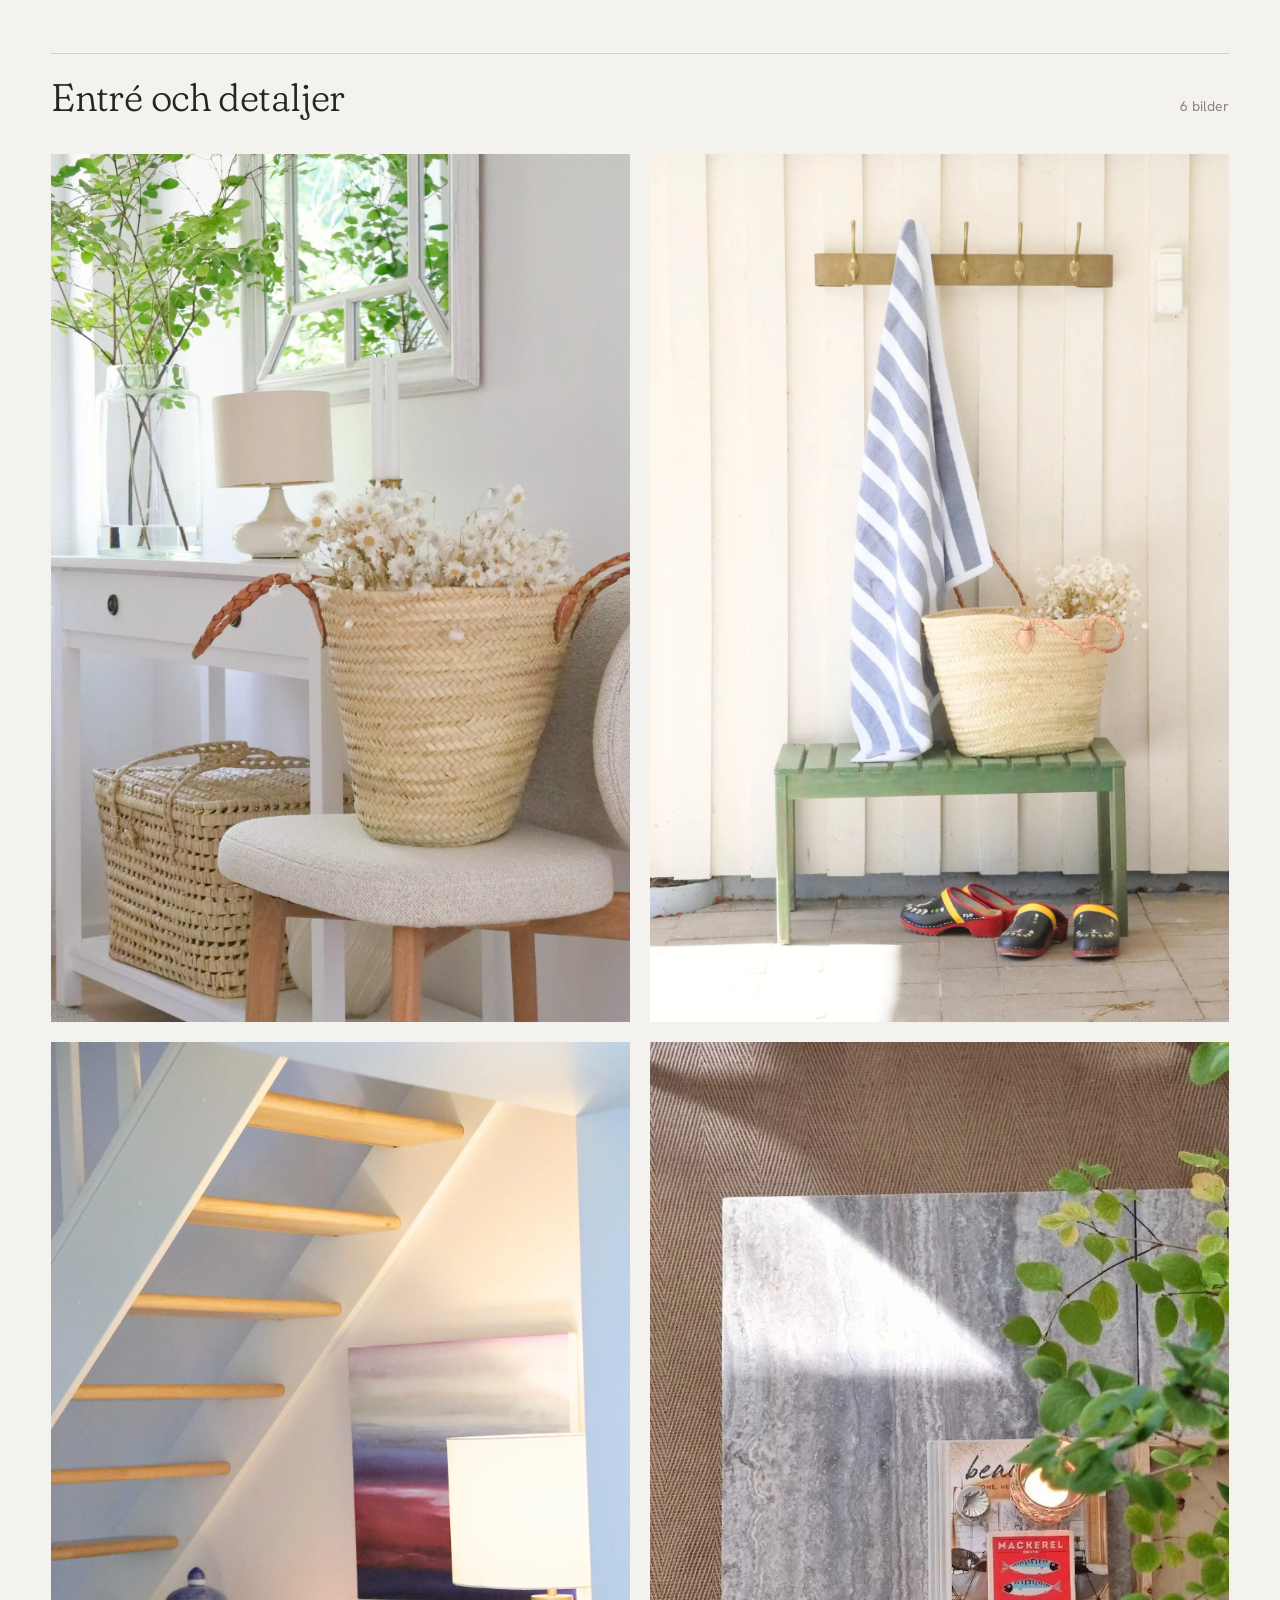
<file: projekt-hollviken.html>
<!doctype html>
<html lang="sv">
<head>
<meta charset="utf-8">
<meta name="viewport" content="width=device-width, initial-scale=1, viewport-fit=cover">
<title>Sommarhus i Höllviken — Lena Gran Design</title>
<meta name="description" content="En lugn och harmonisk plats där familjen kan varva ner, umgås och njuta av varje del av hemmet.">
<meta name="theme-color" content="#F3F2EE">
<link rel="preconnect" href="https://fonts.googleapis.com">
<link rel="preconnect" href="https://fonts.gstatic.com" crossorigin>
<link href="https://fonts.googleapis.com/css2?family=Fraunces:opsz,wght,SOFT@9..144,300..500,100&family=Hanken+Grotesk:wght@400;500&display=swap" rel="stylesheet">
<link rel="stylesheet" href="style.css?v=20261006-kunder">
</head>
<body class="sub">

<header class="hdr" id="hdr">
  <div class="in">
    <nav class="nav" aria-label="Huvudmeny vänster">
      <a href="index.html#tjanster">Tjänster</a>
      <a href="index.html#projekt">Projekt</a>
      <a href="index.html#om">Om mig</a>
    </nav>
    <a href="index.html" class="wm" aria-label="Lena Gran Design, till toppen"><b>LENA GRAN</b><i>DESIGN</i></a>
    <nav class="nav r" aria-label="Huvudmeny höger">
      <a href="index.html#recensioner">Recensioner</a>
      <a href="https://www.lenagran.com/kontakt" class="btn-pill">Kontakta mig</a>
    </nav>
    <button class="burger" id="openMenu" type="button" aria-label="Öppna meny" aria-expanded="false" aria-controls="mm">
      <svg width="26" height="12" viewBox="0 0 26 12" fill="none" stroke="currentColor" stroke-width="1.3" aria-hidden="true"><path d="M0 1h26M8 11h18"/></svg>
    </button>
  </div>
</header>

<!-- ================= MOBILMENY ================= -->
<div class="mm" id="mm" role="dialog" aria-modal="true" aria-label="Meny" hidden>
  <div class="top">
    <span class="wm" style="align-items:flex-start"><b>LENA GRAN</b><i>DESIGN</i></span>
    <button type="button" id="closeMenu" aria-label="Stäng meny" style="background:none;border:0;width:48px;height:48px;display:inline-flex;align-items:center;justify-content:flex-end;cursor:pointer;padding:0">
      <svg width="18" height="18" viewBox="0 0 18 18" fill="none" stroke="currentColor" stroke-width="1.3" aria-hidden="true"><path d="M2 2l14 14M16 2L2 16"/></svg>
    </button>
  </div>
  <nav aria-label="Mobilmeny">
    <a href="index.html#tjanster" data-close>Tjänster</a>
    <a href="index.html#projekt" data-close>Projekt</a>
    <a href="index.html#om" data-close>Om mig</a>
    <a href="index.html#recensioner" data-close>Recensioner</a>
  </nav>
  <div class="bot">
    <a href="https://www.lenagran.com/kontakt" class="btn" style="background:var(--tang);color:var(--kalk);justify-content:center">Kontakta mig</a>
    <a href="https://www.instagram.com/lenagrandesign" class="small" style="text-align:center;padding:8px 0">Instagram @lenagrandesign</a>
  </div>
</div>

<main>
<section class="hero" id="top">
  <div class="frame">
    <img class="p-img" src="bilder/hollviken-hero.webp" width="2500" height="1667" alt="Vardagsrum" decoding="async" fetchpriority="high">
    <div class="shade"></div>
    <div class="hero-txt">
      <div>
        <a href="projekt.html" class="back late"><svg width="14" height="14" viewBox="0 0 14 14" fill="none" stroke="currentColor" stroke-width="1.3" aria-hidden="true"><path d="M12 7H2M6 3L2 7l4 4"/></svg> Alla projekt</a>
        <h1 class="serif"><span class="ln"><span>Sommarhus i</span></span><span class="ln"><span>Höllviken</span></span></h1>
        <div class="meta late">
          <span>Plats<b>Höllviken</b></span>
          <span>Typ<b>Fritidshus</b></span>
          <span>Bilder<b>45</b></span>
        </div>
      </div>
    </div>
    <span class="cue late" aria-hidden="true"><i></i></span>
  </div>
</section>

<section class="sec">
  <div class="wrap pintro">
    <p class="state serif">En lugn och harmonisk plats där familjen kan varva ner, umgås och njuta av varje del av hemmet.</p>
    <div class="body">
      <p>Detta sommarhus i den vackra kuststaden Höllviken har utformats för att skapa en lugn och harmonisk plats där familjen kan varva ner, umgås och njuta av varje del av hemmet.</p><p>Planlösningen i vardagsrum och matsal har noggrant utformats för att ge ett luftigt och öppet flöde genom huset, perfekt för både stilla stunder och för att bjuda in vänner.</p><p>Kundens egna konstverk och lampor blev en naturlig utgångspunkt för färgpalett och textilier, vilket resulterade i en sammanhållen och harmonisk inredning som smälter vackert in i den omgivande naturen med lummiga träd och långa sanddyner.</p><p>Naturliga material som linne, rotting, jute och mjuk bomull ger värme och textur i alla rum och skapar en inbjudande och ombonad känsla. En plats att tända ljus, koppla av och uppleva sann hygge.</p>
    </div>
  </div>
  <div class="wrap">
    <div class="chapter">
      <div class="ch-head"><h2 class="serif">Sällskapsrum</h2><span class="small">17 bilder</span></div>
      <div class="masonry three">
<figure><button type="button" data-lb="g" data-full="bilder/hollviken-hero.webp" data-cap="Vardagsrum" aria-label="Förstora: Vardagsrum"><img src="bilder/hollviken-hero.webp" width="2500" height="1667" alt="Vardagsrum" decoding="async" loading="lazy"></button><figcaption>Vardagsrum</figcaption></figure>
<figure><button type="button" data-lb="g" data-full="bilder/hollviken-01.webp" data-cap="Ljus och naturliga material" aria-label="Förstora: Ljus och naturliga material"><img src="bilder/hollviken-01.webp" width="1500" height="2250" alt="Ljus och naturliga material" decoding="async" loading="lazy"></button><figcaption>Ljus och naturliga material</figcaption></figure>
<figure><button type="button" data-lb="g" data-full="bilder/hollviken-03.webp" data-cap="Vardagsrum med konst och förvaring" aria-label="Förstora: Vardagsrum med konst och förvaring"><img src="bilder/hollviken-03.webp" width="1500" height="1000" alt="Vardagsrum med konst och förvaring" decoding="async" loading="lazy"></button><figcaption>Vardagsrum med konst och förvaring</figcaption></figure>
<figure><button type="button" data-lb="g" data-full="bilder/hollviken-04.webp" data-cap="Sittplats vid fönstret" aria-label="Förstora: Sittplats vid fönstret"><img src="bilder/hollviken-04.webp" width="1500" height="2250" alt="Sittplats vid fönstret" decoding="async" loading="lazy"></button><figcaption>Sittplats vid fönstret</figcaption></figure>
<figure><button type="button" data-lb="g" data-full="bilder/hollviken-05.webp" data-cap="Soffbord och grönska" aria-label="Förstora: Soffbord och grönska"><img src="bilder/hollviken-05.webp" width="1500" height="2250" alt="Soffbord och grönska" decoding="async" loading="lazy"></button><figcaption>Soffbord och grönska</figcaption></figure>
<figure><button type="button" data-lb="g" data-full="bilder/hollviken-06.webp" data-cap="Lampa och blomsterdetalj" aria-label="Förstora: Lampa och blomsterdetalj"><img src="bilder/hollviken-06.webp" width="1500" height="2250" alt="Lampa och blomsterdetalj" decoding="async" loading="lazy"></button><figcaption>Lampa och blomsterdetalj</figcaption></figure>
<figure><button type="button" data-lb="g" data-full="bilder/hollviken-07.webp" data-cap="Vitrinskåp och konst" aria-label="Förstora: Vitrinskåp och konst"><img src="bilder/hollviken-07.webp" width="1500" height="2250" alt="Vitrinskåp och konst" decoding="async" loading="lazy"></button><figcaption>Vitrinskåp och konst</figcaption></figure>
<figure><button type="button" data-lb="g" data-full="bilder/hollviken-08.webp" data-cap="Förvaring i vardagsrummet" aria-label="Förstora: Förvaring i vardagsrummet"><img src="bilder/hollviken-08.webp" width="1500" height="2250" alt="Förvaring i vardagsrummet" decoding="async" loading="lazy"></button><figcaption>Förvaring i vardagsrummet</figcaption></figure>
<figure><button type="button" data-lb="g" data-full="bilder/hollviken-09.webp" data-cap="Soffa och textilier" aria-label="Förstora: Soffa och textilier"><img src="bilder/hollviken-09.webp" width="1500" height="2250" alt="Soffa och textilier" decoding="async" loading="lazy"></button><figcaption>Soffa och textilier</figcaption></figure>
<figure><button type="button" data-lb="g" data-full="bilder/hollviken-10.webp" data-cap="Soffbord med levande ljus" aria-label="Förstora: Soffbord med levande ljus"><img src="bilder/hollviken-10.webp" width="1500" height="1000" alt="Soffbord med levande ljus" decoding="async" loading="lazy"></button><figcaption>Soffbord med levande ljus</figcaption></figure>
<figure><button type="button" data-lb="g" data-full="bilder/hollviken-11.webp" data-cap="Vardagsrum i dagsljus" aria-label="Förstora: Vardagsrum i dagsljus"><img src="bilder/hollviken-11.webp" width="1500" height="2250" alt="Vardagsrum i dagsljus" decoding="async" loading="lazy"></button><figcaption>Vardagsrum i dagsljus</figcaption></figure>
<figure><button type="button" data-lb="g" data-full="bilder/hollviken-13.webp" data-cap="Vardagsrummets sittgrupp" aria-label="Förstora: Vardagsrummets sittgrupp"><img src="bilder/hollviken-13.webp" width="1500" height="1000" alt="Vardagsrummets sittgrupp" decoding="async" loading="lazy"></button><figcaption>Vardagsrummets sittgrupp</figcaption></figure>
<figure><button type="button" data-lb="g" data-full="bilder/hollviken-36.webp" data-cap="Konsolbord och dekoration" aria-label="Förstora: Konsolbord och dekoration"><img src="bilder/hollviken-36.webp" width="974" height="1462" alt="Konsolbord och dekoration" decoding="async" loading="lazy"></button><figcaption>Konsolbord och dekoration</figcaption></figure>
<figure><button type="button" data-lb="g" data-full="bilder/hollviken-37.webp" data-cap="Soffbord med bricka" aria-label="Förstora: Soffbord med bricka"><img src="bilder/hollviken-37.webp" width="1500" height="999" alt="Soffbord med bricka" decoding="async" loading="lazy"></button><figcaption>Soffbord med bricka</figcaption></figure>
<figure><button type="button" data-lb="g" data-full="bilder/hollviken-40.webp" data-cap="TV-plats och förvaring" aria-label="Förstora: TV-plats och förvaring"><img src="bilder/hollviken-40.webp" width="1500" height="999" alt="TV-plats och förvaring" decoding="async" loading="lazy"></button><figcaption>TV-plats och förvaring</figcaption></figure>
<figure><button type="button" data-lb="g" data-full="bilder/hollviken-42.webp" data-cap="Detaljer i vardagsrummet" aria-label="Förstora: Detaljer i vardagsrummet"><img src="bilder/hollviken-42.webp" width="974" height="1462" alt="Detaljer i vardagsrummet" decoding="async" loading="lazy"></button><figcaption>Detaljer i vardagsrummet</figcaption></figure>
<figure><button type="button" data-lb="g" data-full="bilder/hollviken-44.webp" data-cap="Vardagsrum från hallen" aria-label="Förstora: Vardagsrum från hallen"><img src="bilder/hollviken-44.webp" width="1500" height="999" alt="Vardagsrum från hallen" decoding="async" loading="lazy"></button><figcaption>Vardagsrum från hallen</figcaption></figure>
      </div>
    </div>
    <div class="chapter">
      <div class="ch-head"><h2 class="serif">Familjerum</h2><span class="small">6 bilder</span></div>
      <div class="masonry">
<figure><button type="button" data-lb="g" data-full="bilder/hollviken-14.webp" data-cap="Vitrinskåp i familjerummet" aria-label="Förstora: Vitrinskåp i familjerummet"><img src="bilder/hollviken-14.webp" width="1500" height="2250" alt="Vitrinskåp i familjerummet" decoding="async" loading="lazy"></button><figcaption>Vitrinskåp i familjerummet</figcaption></figure>
<figure><button type="button" data-lb="g" data-full="bilder/hollviken-16.webp" data-cap="Familjerummets sittplats" aria-label="Förstora: Familjerummets sittplats"><img src="bilder/hollviken-16.webp" width="1500" height="2250" alt="Familjerummets sittplats" decoding="async" loading="lazy"></button><figcaption>Familjerummets sittplats</figcaption></figure>
<figure><button type="button" data-lb="g" data-full="bilder/hollviken-19.webp" data-cap="Vy mot familjerummet" aria-label="Förstora: Vy mot familjerummet"><img src="bilder/hollviken-19.webp" width="1500" height="2250" alt="Vy mot familjerummet" decoding="async" loading="lazy"></button><figcaption>Vy mot familjerummet</figcaption></figure>
<figure><button type="button" data-lb="g" data-full="bilder/hollviken-23.webp" data-cap="Förvaring i familjerummet" aria-label="Förstora: Förvaring i familjerummet"><img src="bilder/hollviken-23.webp" width="1500" height="2249" alt="Förvaring i familjerummet" decoding="async" loading="lazy"></button><figcaption>Förvaring i familjerummet</figcaption></figure>
<figure><button type="button" data-lb="g" data-full="bilder/hollviken-28.webp" data-cap="Vardagsrum med eldstad" aria-label="Förstora: Vardagsrum med eldstad"><img src="bilder/hollviken-28.webp" width="1500" height="999" alt="Vardagsrum med eldstad" decoding="async" loading="lazy"></button><figcaption>Vardagsrum med eldstad</figcaption></figure>
<figure><button type="button" data-lb="g" data-full="bilder/hollviken-29.webp" data-cap="Familjerum" aria-label="Förstora: Familjerum"><img src="bilder/hollviken-29.webp" width="1500" height="2250" alt="Familjerum" decoding="async" loading="lazy"></button><figcaption>Familjerum</figcaption></figure>
      </div>
    </div>
    <div class="chapter">
      <div class="ch-head"><h2 class="serif">Sovrum och gästrum</h2><span class="small">6 bilder</span></div>
      <div class="masonry">
<figure><button type="button" data-lb="g" data-full="bilder/hollviken-15.webp" data-cap="Sovrum med mjuka textilier" aria-label="Förstora: Sovrum med mjuka textilier"><img src="bilder/hollviken-15.webp" width="1500" height="2250" alt="Sovrum med mjuka textilier" decoding="async" loading="lazy"></button><figcaption>Sovrum med mjuka textilier</figcaption></figure>
<figure><button type="button" data-lb="g" data-full="bilder/hollviken-20.webp" data-cap="Blommor och belysning i sovrummet" aria-label="Förstora: Blommor och belysning i sovrummet"><img src="bilder/hollviken-20.webp" width="1500" height="2250" alt="Blommor och belysning i sovrummet" decoding="async" loading="lazy"></button><figcaption>Blommor och belysning i sovrummet</figcaption></figure>
<figure><button type="button" data-lb="g" data-full="bilder/hollviken-22.webp" data-cap="Gästrum" aria-label="Förstora: Gästrum"><img src="bilder/hollviken-22.webp" width="1500" height="1000" alt="Gästrum" decoding="async" loading="lazy"></button><figcaption>Gästrum</figcaption></figure>
<figure><button type="button" data-lb="g" data-full="bilder/hollviken-24.webp" data-cap="Gästrum med naturmaterial" aria-label="Förstora: Gästrum med naturmaterial"><img src="bilder/hollviken-24.webp" width="1500" height="2250" alt="Gästrum med naturmaterial" decoding="async" loading="lazy"></button><figcaption>Gästrum med naturmaterial</figcaption></figure>
<figure><button type="button" data-lb="g" data-full="bilder/hollviken-25.webp" data-cap="Sängbord och belysning" aria-label="Förstora: Sängbord och belysning"><img src="bilder/hollviken-25.webp" width="1500" height="2250" alt="Sängbord och belysning" decoding="async" loading="lazy"></button><figcaption>Sängbord och belysning</figcaption></figure>
<figure><button type="button" data-lb="g" data-full="bilder/hollviken-27.webp" data-cap="Detaljer i gästrummet" aria-label="Förstora: Detaljer i gästrummet"><img src="bilder/hollviken-27.webp" width="1500" height="2250" alt="Detaljer i gästrummet" decoding="async" loading="lazy"></button><figcaption>Detaljer i gästrummet</figcaption></figure>
      </div>
    </div>
    <div class="chapter">
      <div class="ch-head"><h2 class="serif">Barnrum</h2><span class="small">10 bilder</span></div>
      <div class="masonry">
<figure><button type="button" data-lb="g" data-full="bilder/hollviken-17.webp" data-cap="Barnrum i blå toner" aria-label="Förstora: Barnrum i blå toner"><img src="bilder/hollviken-17.webp" width="1365" height="2048" alt="Barnrum i blå toner" decoding="async" loading="lazy"></button><figcaption>Barnrum i blå toner</figcaption></figure>
<figure><button type="button" data-lb="g" data-full="bilder/hollviken-18.webp" data-cap="Säng och byrå i barnrummet" aria-label="Förstora: Säng och byrå i barnrummet"><img src="bilder/hollviken-18.webp" width="1500" height="2250" alt="Säng och byrå i barnrummet" decoding="async" loading="lazy"></button><figcaption>Säng och byrå i barnrummet</figcaption></figure>
<figure><button type="button" data-lb="g" data-full="bilder/hollviken-21.webp" data-cap="Delat barnrum" aria-label="Förstora: Delat barnrum"><img src="bilder/hollviken-21.webp" width="1500" height="844" alt="Delat barnrum" decoding="async" loading="lazy"></button><figcaption>Delat barnrum</figcaption></figure>
<figure><button type="button" data-lb="g" data-full="bilder/hollviken-26.webp" data-cap="Förvaring mellan sängarna" aria-label="Förstora: Förvaring mellan sängarna"><img src="bilder/hollviken-26.webp" width="1500" height="1000" alt="Förvaring mellan sängarna" decoding="async" loading="lazy"></button><figcaption>Förvaring mellan sängarna</figcaption></figure>
<figure><button type="button" data-lb="g" data-full="bilder/hollviken-32.webp" data-cap="Böcker och belysning i barnrummet" aria-label="Förstora: Böcker och belysning i barnrummet"><img src="bilder/hollviken-32.webp" width="1500" height="2250" alt="Böcker och belysning i barnrummet" decoding="async" loading="lazy"></button><figcaption>Böcker och belysning i barnrummet</figcaption></figure>
<figure><button type="button" data-lb="g" data-full="bilder/hollviken-34.webp" data-cap="Barnrummets sängar" aria-label="Förstora: Barnrummets sängar"><img src="bilder/hollviken-34.webp" width="1500" height="999" alt="Barnrummets sängar" decoding="async" loading="lazy"></button><figcaption>Barnrummets sängar</figcaption></figure>
<figure><button type="button" data-lb="g" data-full="bilder/hollviken-35.webp" data-cap="Sängbord i barnrummet" aria-label="Förstora: Sängbord i barnrummet"><img src="bilder/hollviken-35.webp" width="974" height="1462" alt="Sängbord i barnrummet" decoding="async" loading="lazy"></button><figcaption>Sängbord i barnrummet</figcaption></figure>
<figure><button type="button" data-lb="g" data-full="bilder/hollviken-38.webp" data-cap="Textildetalj i barnrummet" aria-label="Förstora: Textildetalj i barnrummet"><img src="bilder/hollviken-38.webp" width="974" height="1462" alt="Textildetalj i barnrummet" decoding="async" loading="lazy"></button><figcaption>Textildetalj i barnrummet</figcaption></figure>
<figure><button type="button" data-lb="g" data-full="bilder/hollviken-39.webp" data-cap="Barnrum med rutiga textilier" aria-label="Förstora: Barnrum med rutiga textilier"><img src="bilder/hollviken-39.webp" width="1365" height="2048" alt="Barnrum med rutiga textilier" decoding="async" loading="lazy"></button><figcaption>Barnrum med rutiga textilier</figcaption></figure>
<figure><button type="button" data-lb="g" data-full="bilder/hollviken-41.webp" data-cap="Korgförvaring i barnrummet" aria-label="Förstora: Korgförvaring i barnrummet"><img src="bilder/hollviken-41.webp" width="974" height="1462" alt="Korgförvaring i barnrummet" decoding="async" loading="lazy"></button><figcaption>Korgförvaring i barnrummet</figcaption></figure>
      </div>
    </div>
    <div class="chapter">
      <div class="ch-head"><h2 class="serif">Entré och detaljer</h2><span class="small">6 bilder</span></div>
      <div class="masonry">
<figure><button type="button" data-lb="g" data-full="bilder/hollviken-02.webp" data-cap="Foajé" aria-label="Förstora: Foajé"><img src="bilder/hollviken-02.webp" width="1500" height="2250" alt="Foajé" decoding="async" loading="lazy"></button><figcaption>Foajé</figcaption></figure>
<figure><button type="button" data-lb="g" data-full="bilder/hollviken-12.webp" data-cap="Hall och trappa" aria-label="Förstora: Hall och trappa"><img src="bilder/hollviken-12.webp" width="1500" height="2250" alt="Hall och trappa" decoding="async" loading="lazy"></button><figcaption>Hall och trappa</figcaption></figure>
<figure><button type="button" data-lb="g" data-full="bilder/hollviken-30.webp" data-cap="Foajé med förvaring" aria-label="Förstora: Foajé med förvaring"><img src="bilder/hollviken-30.webp" width="1500" height="2250" alt="Foajé med förvaring" decoding="async" loading="lazy"></button><figcaption>Foajé med förvaring</figcaption></figure>
<figure><button type="button" data-lb="g" data-full="bilder/hollviken-31.webp" data-cap="Entré" aria-label="Förstora: Entré"><img src="bilder/hollviken-31.webp" width="1500" height="2250" alt="Entré" decoding="async" loading="lazy"></button><figcaption>Entré</figcaption></figure>
<figure><button type="button" data-lb="g" data-full="bilder/hollviken-33.webp" data-cap="Ytterdörr" aria-label="Förstora: Ytterdörr"><img src="bilder/hollviken-33.webp" width="824" height="1462" alt="Ytterdörr" decoding="async" loading="lazy"></button><figcaption>Ytterdörr</figcaption></figure>
<figure><button type="button" data-lb="g" data-full="bilder/hollviken-43.webp" data-cap="Passage mellan rummen" aria-label="Förstora: Passage mellan rummen"><img src="bilder/hollviken-43.webp" width="1500" height="999" alt="Passage mellan rummen" decoding="async" loading="lazy"></button><figcaption>Passage mellan rummen</figcaption></figure>
      </div>
    </div>
  </div>
</section>
<section class="wrap" style="padding:clamp(96px,12vw,170px) var(--pad)">
  <a class="nextp" href="projekt-falsterbo-airbnb.html">
    <span><span class="small" style="display:block;margin-bottom:14px">Nästa projekt</span><span class="nm serif">Skandinavisk coastal Airbnb i Falsterbo</span></span>
    <span class="ic"><svg width="14" height="14" viewBox="0 0 14 14" fill="none" stroke="currentColor" stroke-width="1.3" aria-hidden="true"><path d="M2 7h10M8 3l4 4-4 4"/></svg></span>
  </a>
</section>
<section class="cta" aria-label="Kontakt">
  <img data-par="0.15" src="bilder/gemensamt-ljunghusen-strand-f6107593.webp" alt="" loading="lazy" width="1920" height="1080">
  <div class="in">
    <h2 class="serif">Berätta om ditt hem.</h2>
    <a href="https://www.lenagran.com/kontakt" class="btn">Kontakta mig
      <svg width="14" height="14" viewBox="0 0 14 14" fill="none" stroke="currentColor" stroke-width="1.3" aria-hidden="true"><path d="M2 7h10M8 3l4 4-4 4"/></svg>
    </a>
  </div>
</section>
</main>
<!-- ================= FOOTER ================= -->
<footer class="foot">
  <div class="wrap">
    <div class="fgrid">
      <div>
        <p class="serif" style="margin:0;font-size:clamp(26px,2.4vw,36px);line-height:1.15;max-width:18ch">Boutique-inredningsstudio i Limhamn, Malmö.</p>
      </div>
      <div>
        <h4>Tjänster</h4>
        <a href="https://www.lenagran.com/inredare-i-malmo">Inredningsdesign</a>
        <a href="https://www.lenagran.com/11-consultation">1:1 Konsultation</a>
        <a href="https://www.lenagran.com/organisering-i-hemmet-i-malmo">Organisering</a>
        <a href="https://www.lenagran.com/airbnb-inredningsdesign-malmo">Airbnb-inredning</a>
        <a href="https://www.lenagran.com/julstyling-i-malmo">Julstyling</a>
      </div>
      <div>
        <h4>Utforska</h4>
        <a href="projekt.html">Portfölj</a>
        <a href="https://www.lenagran.com/pagaende-projekt">Pågående projekt</a>
        <a href="https://www.lenagran.com/blogg">Blogg</a>
        <a href="https://www.lenagran.com/shoppa-inredning">Shoppa inredning</a>
        <a href="https://www.lenagran.com/referenser">Referenser</a>
      </div>
      <div>
        <h4>Kontakt</h4>
        <a href="https://www.lenagran.com/kontakt">Kontaktformulär</a>
        <a href="https://www.instagram.com/lenagrandesign">Instagram</a>
      </div>
    </div>
    <div class="brandmark" aria-hidden="true">
      <img class="bee" src="bilder/gemensamt-bee-3da2f6d6.webp" alt="" loading="lazy" width="760" height="532">
      <svg viewBox="0 0 1200 70" preserveAspectRatio="xMidYMid meet"><text x="4" y="64" font-size="84" textLength="1192" lengthAdjust="spacing">LENA GRAN DESIGN</text></svg>
    </div>
    <div class="fbase">
      <span>© 2026 Lena Gran Design AB, Limhamn, Skåne. Org.nr 559437-8886</span>
      <span style="display:flex;gap:20px;align-items:center;flex-wrap:wrap">
        <a href="https://www.lenagran.com/terms-conditions">Villkor</a>
        <a href="https://www.lenagran.com/cookies">Cookies</a>
        <a href="https://www.lenagran.com/privacy-policy">Integritetspolicy</a>
      </span>
    </div>
  </div>
</footer>

<div class="mbar" id="mbar">
  <a href="https://www.lenagran.com/kontakt">Kontakta mig</a>
  <a class="alt" href="https://www.instagram.com/lenagrandesign" aria-label="Instagram">
    <svg width="18" height="18" viewBox="0 0 18 18" fill="none" stroke="currentColor" stroke-width="1.3" aria-hidden="true"><rect x="2" y="2" width="14" height="14" rx="4"/><circle cx="9" cy="9" r="3.2"/><circle cx="13" cy="5" r=".6" fill="currentColor"/></svg>
  </a>
</div>

<script src="site.js"></script>
</body>
</html>
</file>
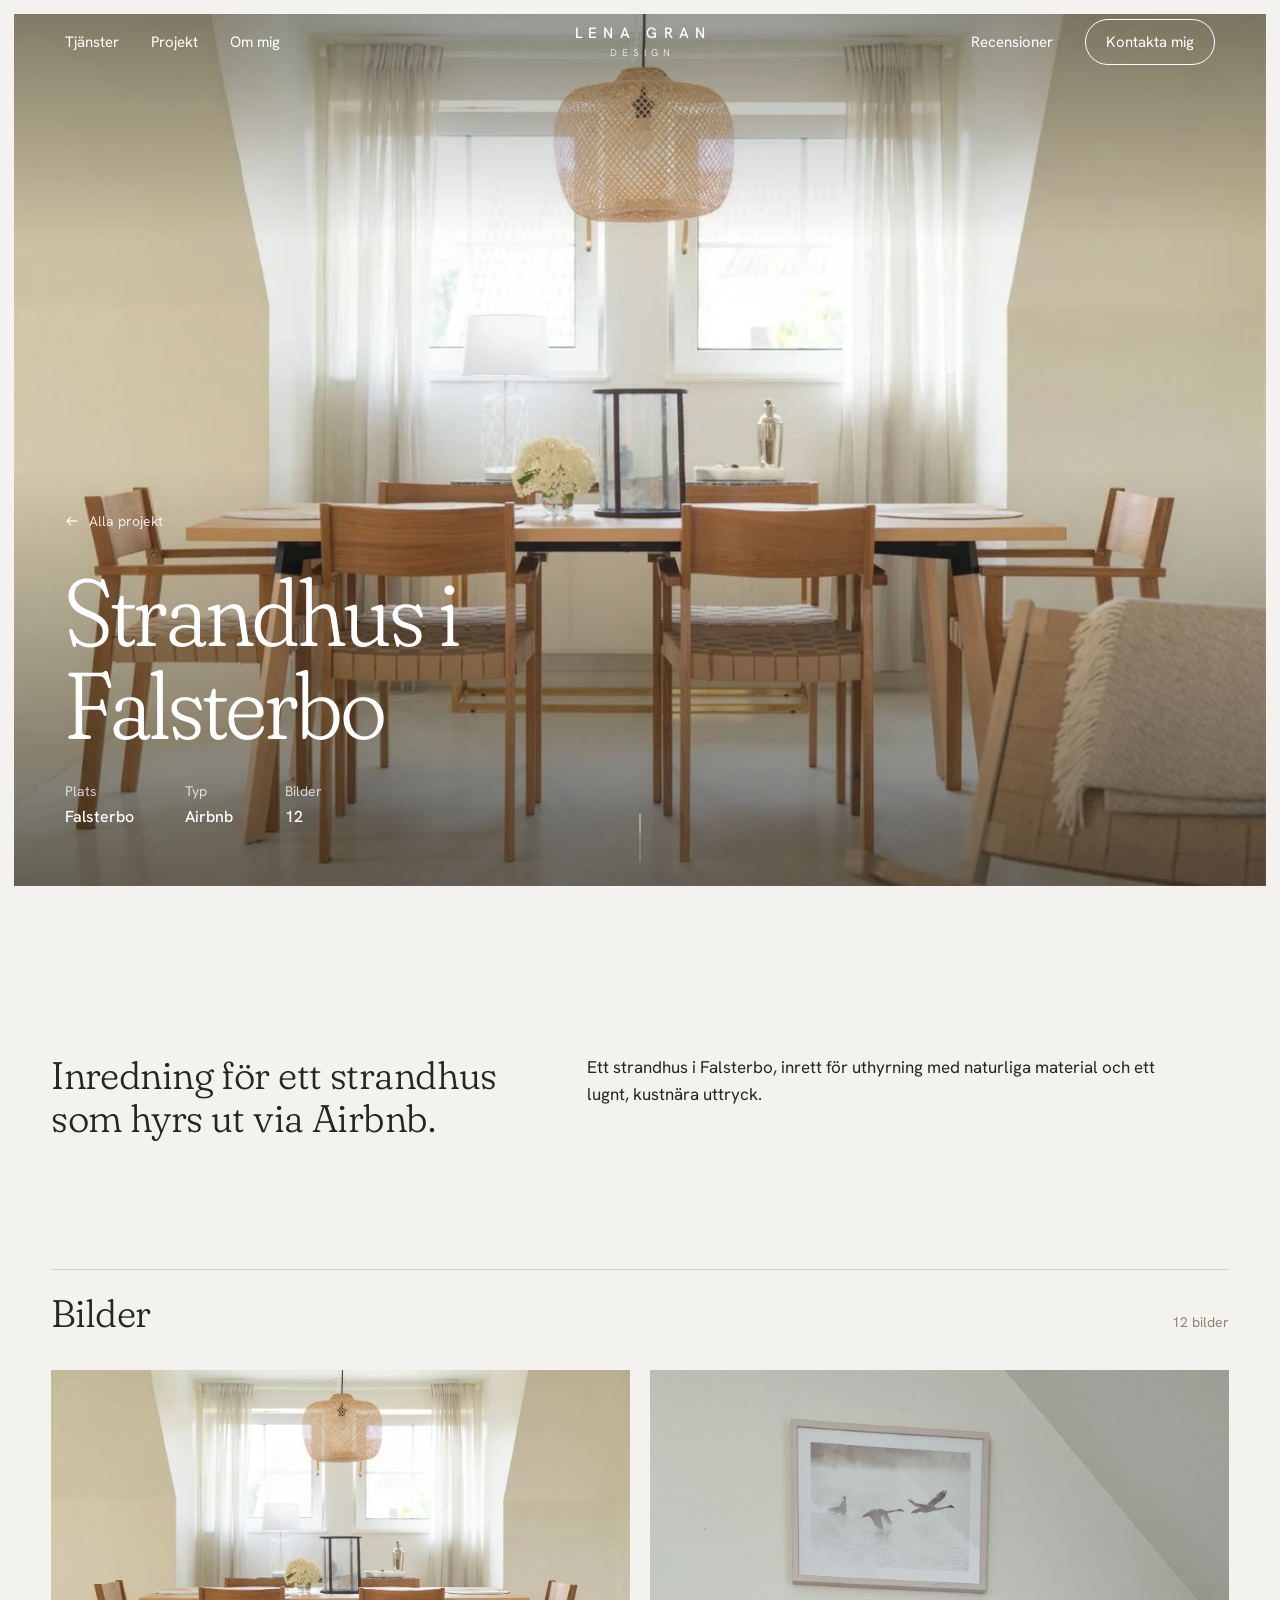
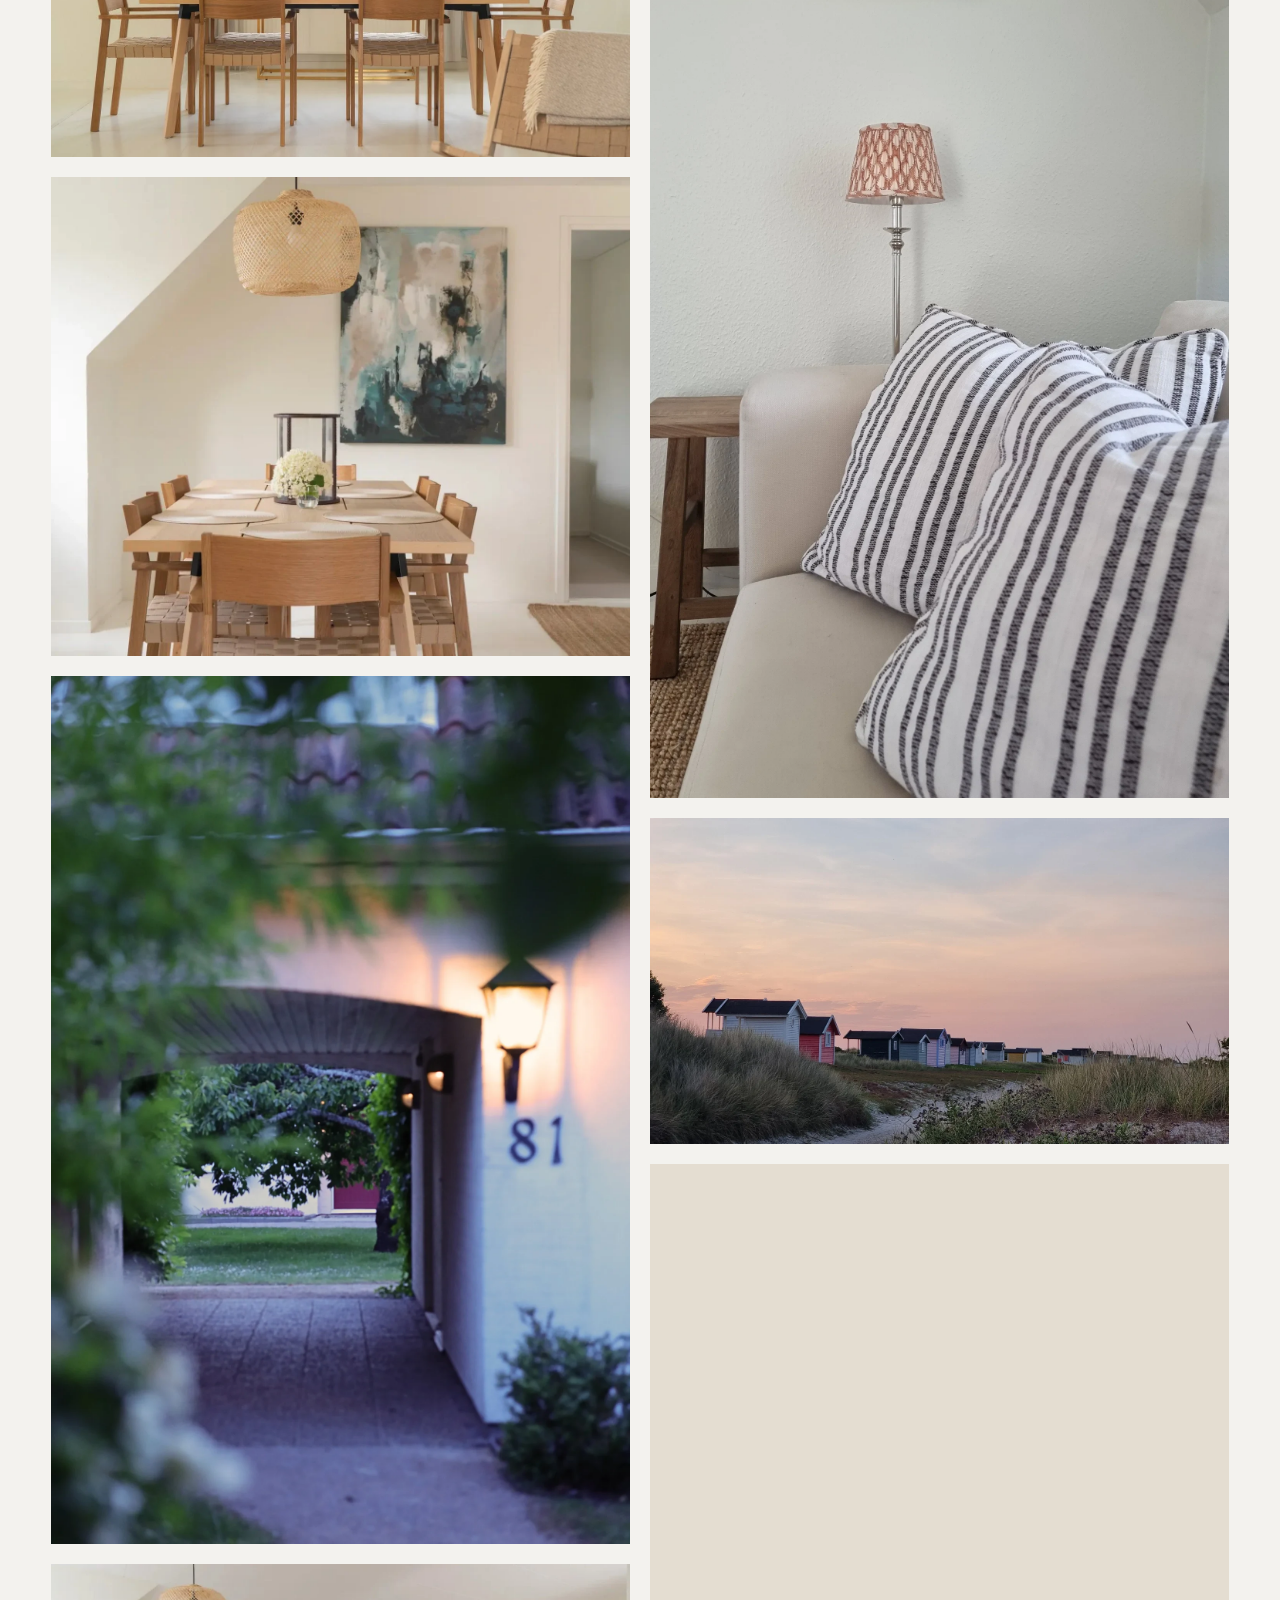
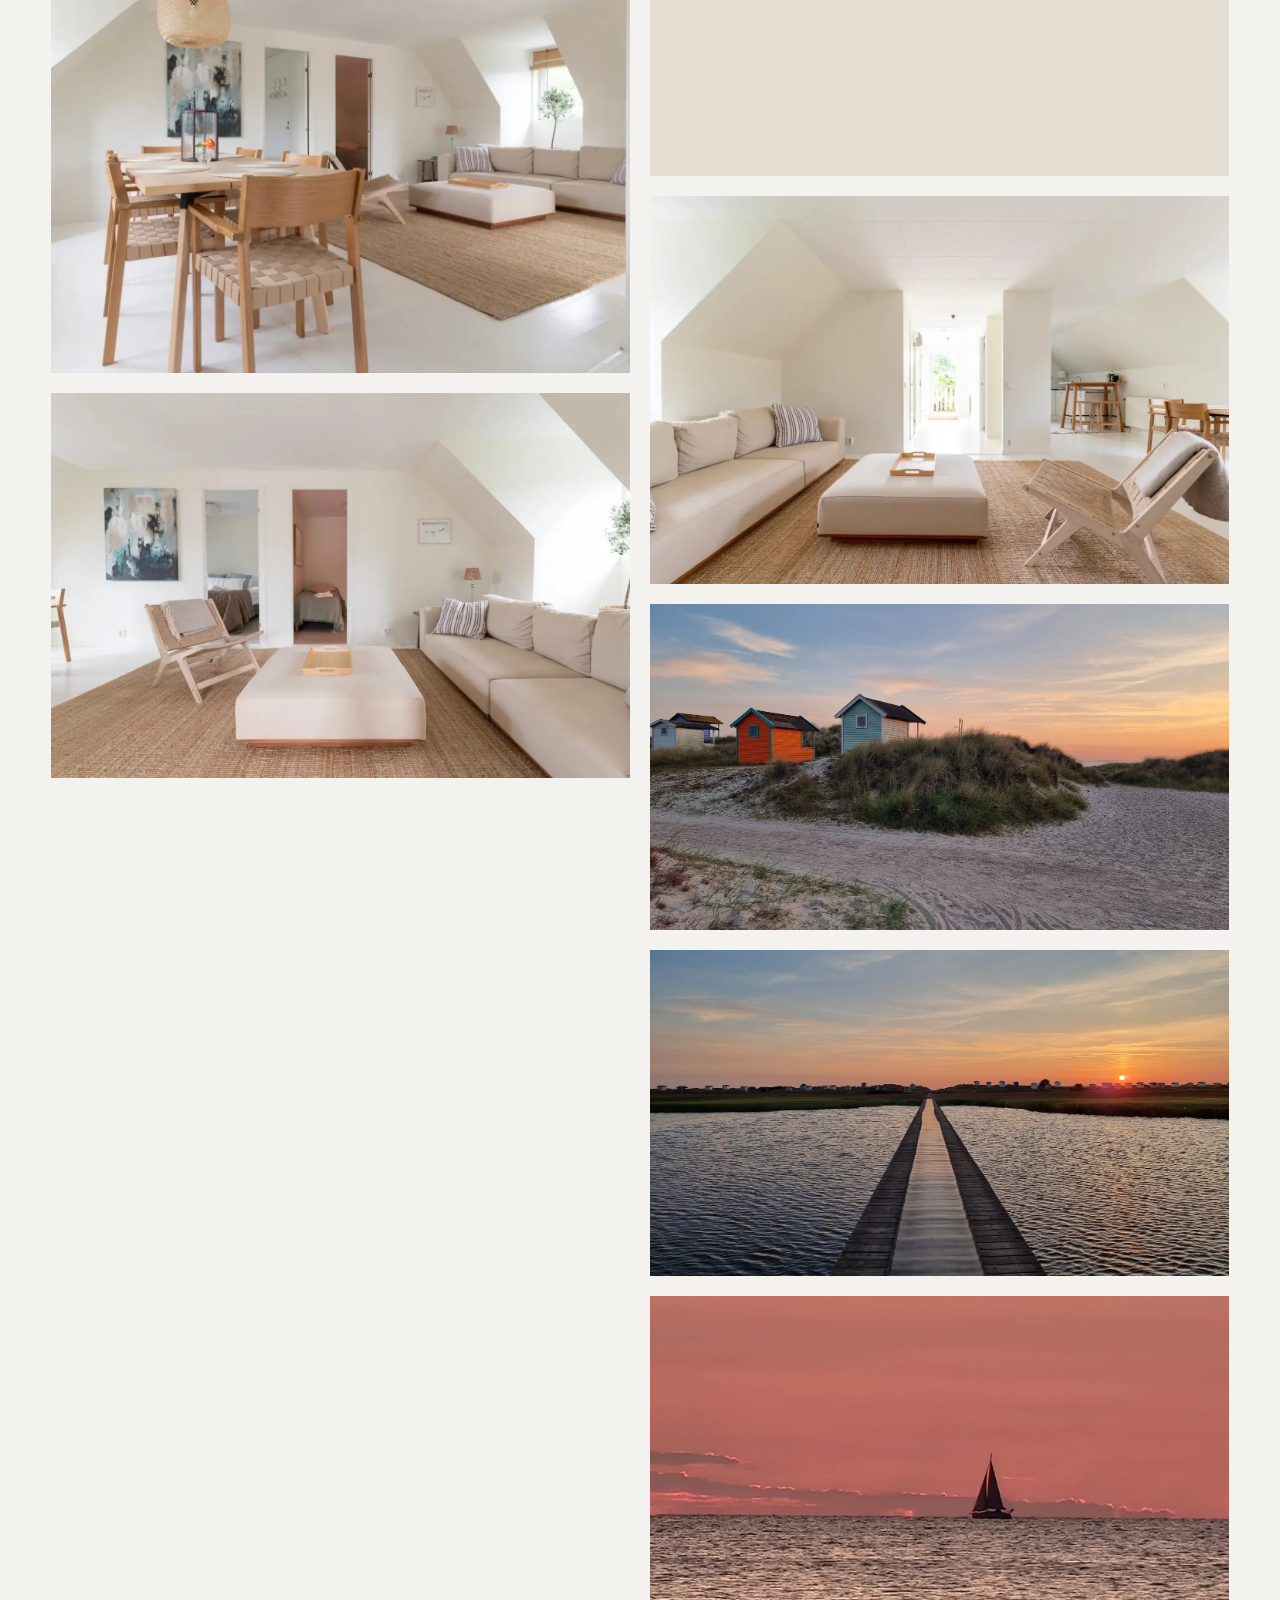
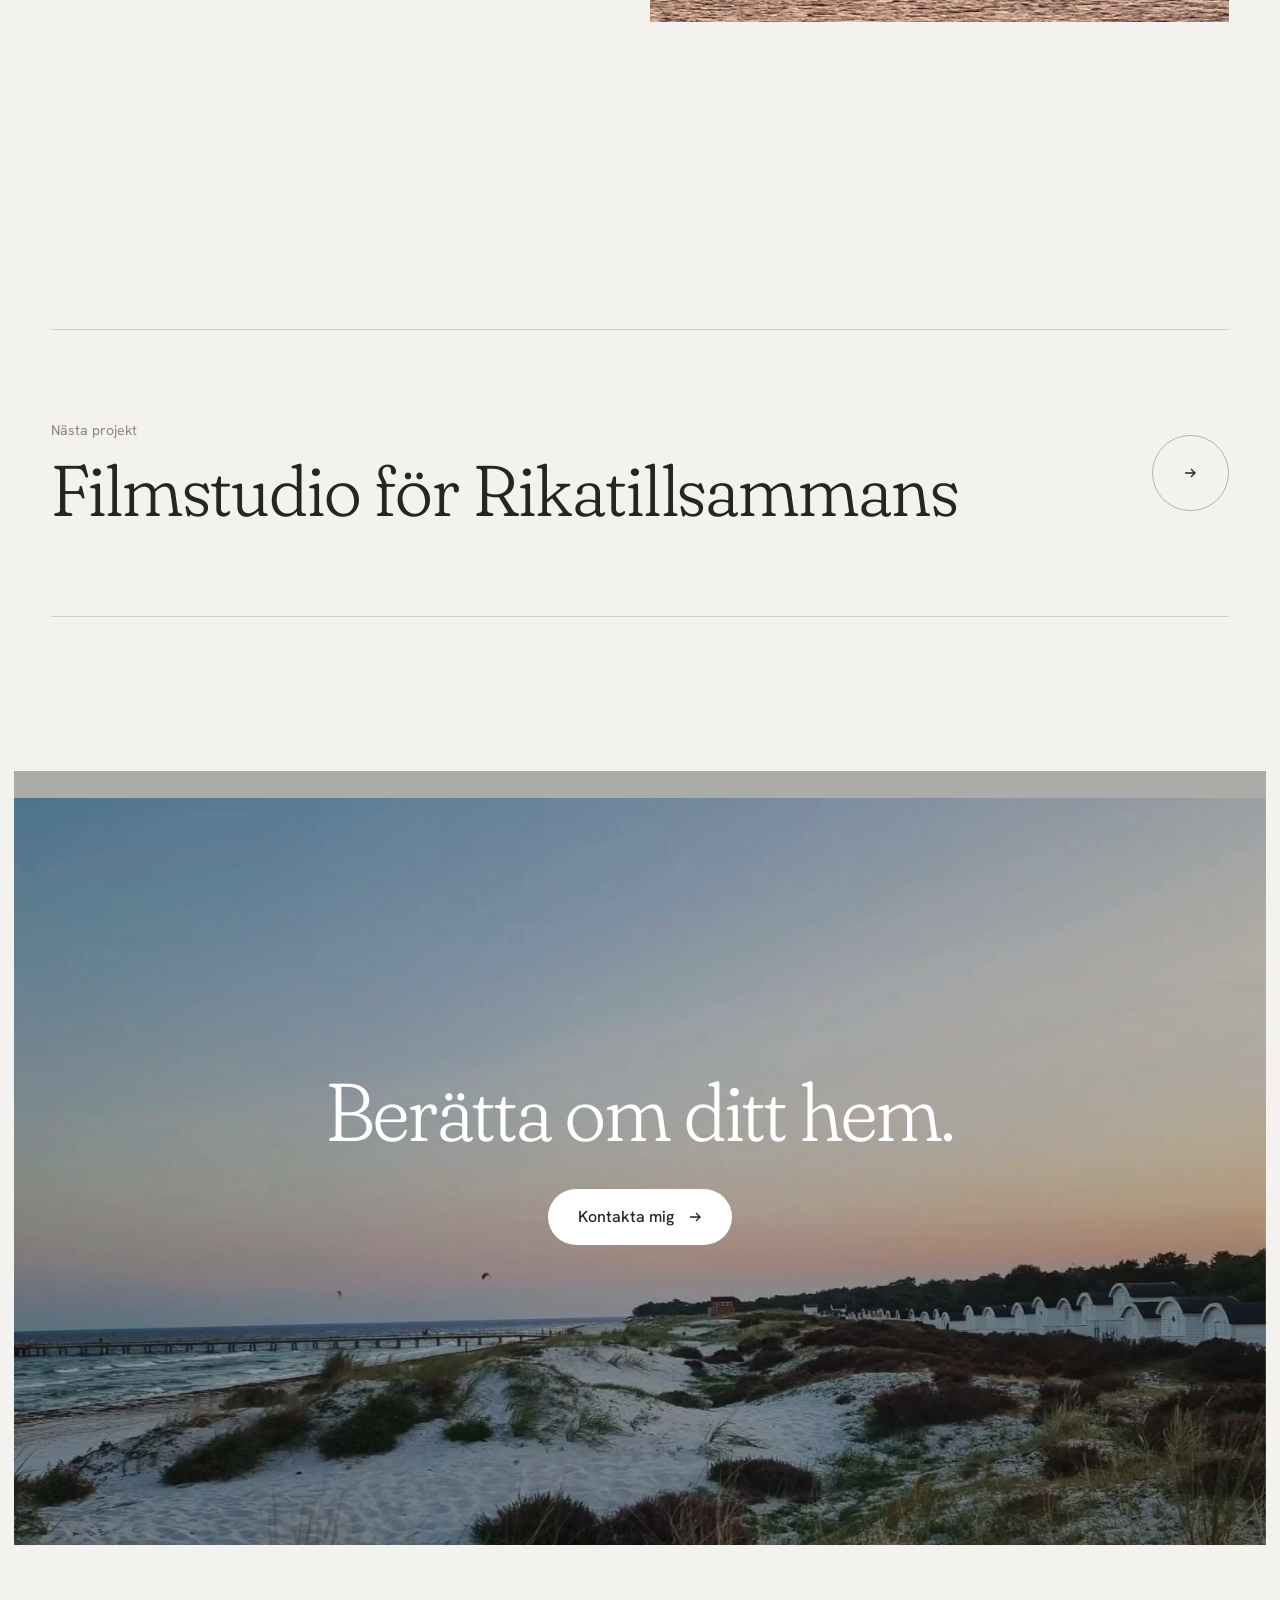
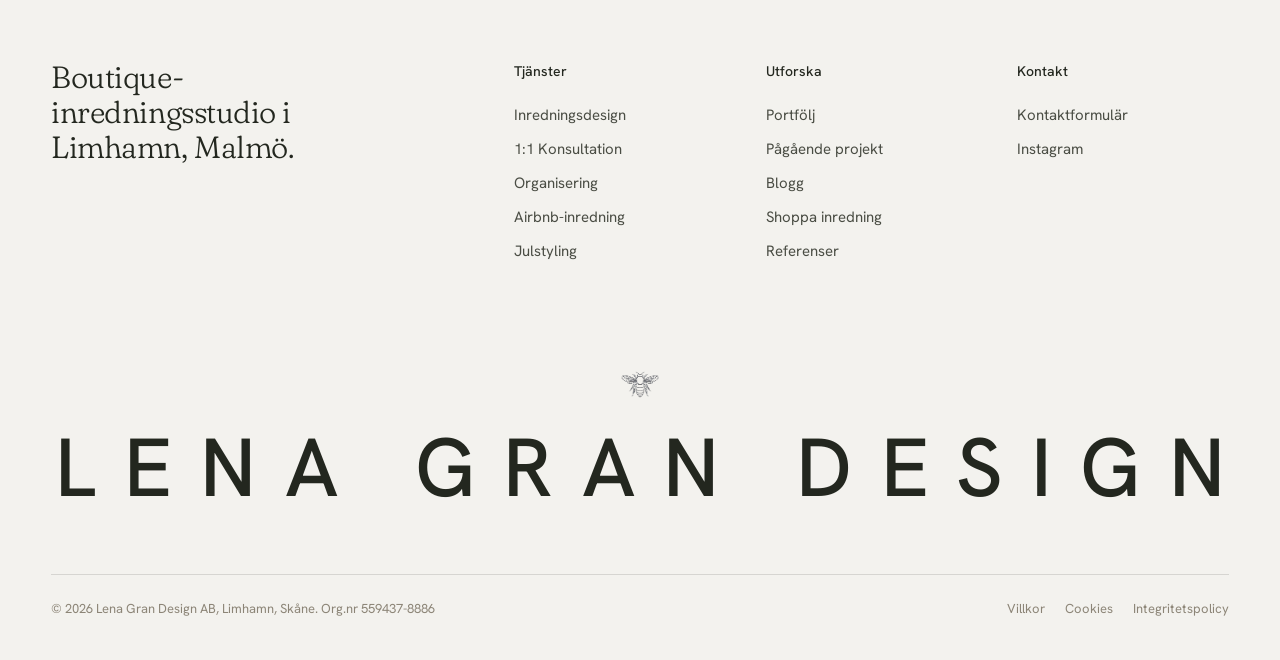
<file: projekt-strandhus-falsterbo.html>
<!doctype html>
<html lang="sv">
<head>
<meta charset="utf-8">
<meta name="viewport" content="width=device-width, initial-scale=1, viewport-fit=cover">
<title>Strandhus i Falsterbo — Lena Gran Design</title>
<meta name="description" content="Inredning för ett strandhus som hyrs ut via Airbnb.">
<meta name="theme-color" content="#F3F2EE">
<link rel="preconnect" href="https://fonts.googleapis.com">
<link rel="preconnect" href="https://fonts.gstatic.com" crossorigin>
<link href="https://fonts.googleapis.com/css2?family=Fraunces:opsz,wght,SOFT@9..144,300..500,100&family=Hanken+Grotesk:wght@400;500&display=swap" rel="stylesheet">
<link rel="stylesheet" href="style.css?v=20261006-kunder">
</head>
<body class="sub">

<header class="hdr" id="hdr">
  <div class="in">
    <nav class="nav" aria-label="Huvudmeny vänster">
      <a href="index.html#tjanster">Tjänster</a>
      <a href="index.html#projekt">Projekt</a>
      <a href="index.html#om">Om mig</a>
    </nav>
    <a href="index.html" class="wm" aria-label="Lena Gran Design, till toppen"><b>LENA GRAN</b><i>DESIGN</i></a>
    <nav class="nav r" aria-label="Huvudmeny höger">
      <a href="index.html#recensioner">Recensioner</a>
      <a href="https://www.lenagran.com/kontakt" class="btn-pill">Kontakta mig</a>
    </nav>
    <button class="burger" id="openMenu" type="button" aria-label="Öppna meny" aria-expanded="false" aria-controls="mm">
      <svg width="26" height="12" viewBox="0 0 26 12" fill="none" stroke="currentColor" stroke-width="1.3" aria-hidden="true"><path d="M0 1h26M8 11h18"/></svg>
    </button>
  </div>
</header>

<!-- ================= MOBILMENY ================= -->
<div class="mm" id="mm" role="dialog" aria-modal="true" aria-label="Meny" hidden>
  <div class="top">
    <span class="wm" style="align-items:flex-start"><b>LENA GRAN</b><i>DESIGN</i></span>
    <button type="button" id="closeMenu" aria-label="Stäng meny" style="background:none;border:0;width:48px;height:48px;display:inline-flex;align-items:center;justify-content:flex-end;cursor:pointer;padding:0">
      <svg width="18" height="18" viewBox="0 0 18 18" fill="none" stroke="currentColor" stroke-width="1.3" aria-hidden="true"><path d="M2 2l14 14M16 2L2 16"/></svg>
    </button>
  </div>
  <nav aria-label="Mobilmeny">
    <a href="index.html#tjanster" data-close>Tjänster</a>
    <a href="index.html#projekt" data-close>Projekt</a>
    <a href="index.html#om" data-close>Om mig</a>
    <a href="index.html#recensioner" data-close>Recensioner</a>
  </nav>
  <div class="bot">
    <a href="https://www.lenagran.com/kontakt" class="btn" style="background:var(--tang);color:var(--kalk);justify-content:center">Kontakta mig</a>
    <a href="https://www.instagram.com/lenagrandesign" class="small" style="text-align:center;padding:8px 0">Instagram @lenagrandesign</a>
  </div>
</div>

<main>
<section class="hero" id="top">
  <div class="frame">
    <img class="p-img" src="bilder/strandhus-falsterbo-hero.webp" width="1440" height="961" alt="Matplats i strandhuset" decoding="async" fetchpriority="high">
    <div class="shade"></div>
    <div class="hero-txt">
      <div>
        <a href="projekt.html" class="back late"><svg width="14" height="14" viewBox="0 0 14 14" fill="none" stroke="currentColor" stroke-width="1.3" aria-hidden="true"><path d="M12 7H2M6 3L2 7l4 4"/></svg> Alla projekt</a>
        <h1 class="serif"><span class="ln"><span>Strandhus i</span></span><span class="ln"><span>Falsterbo</span></span></h1>
        <div class="meta late">
          <span>Plats<b>Falsterbo</b></span>
          <span>Typ<b>Airbnb</b></span>
          <span>Bilder<b>12</b></span>
        </div>
      </div>
    </div>
    <span class="cue late" aria-hidden="true"><i></i></span>
  </div>
</section>

<section class="sec">
  <div class="wrap pintro">
    <p class="state serif">Inredning för ett strandhus som hyrs ut via Airbnb.</p>
    <div class="body">
      <p><!-- Lägg in projektbeskrivningen här -->Ett strandhus i Falsterbo, inrett för uthyrning med naturliga material och ett lugnt, kustnära uttryck.</p>
    </div>
  </div>
  <div class="wrap">
    <div class="chapter">
      <div class="ch-head"><h2 class="serif">Bilder</h2><span class="small">12 bilder</span></div>
      <div class="masonry">
<figure><button type="button" data-lb="g" data-full="bilder/strandhus-falsterbo-hero.webp" data-cap="Matplats i strandhuset" aria-label="Förstora: Matplats i strandhuset"><img src="bilder/strandhus-falsterbo-hero.webp" width="1440" height="961" alt="Matplats i strandhuset" decoding="async" loading="lazy"></button><figcaption>Matplats i strandhuset</figcaption></figure>
<figure><button type="button" data-lb="g" data-full="bilder/strandhus-falsterbo-01.webp" data-cap="Matbord och belysning" aria-label="Förstora: Matbord och belysning"><img src="bilder/strandhus-falsterbo-01.webp" width="1218" height="1008" alt="Matbord och belysning" decoding="async" loading="lazy"></button><figcaption>Matbord och belysning</figcaption></figure>
<figure><button type="button" data-lb="g" data-full="bilder/strandhus-falsterbo-02.webp" data-cap="Entré till strandhuset" aria-label="Förstora: Entré till strandhuset"><img src="bilder/strandhus-falsterbo-02.webp" width="1500" height="2250" alt="Entré till strandhuset" decoding="async" loading="lazy"></button><figcaption>Entré till strandhuset</figcaption></figure>
<figure><button type="button" data-lb="g" data-full="bilder/strandhus-falsterbo-03.webp" data-cap="Matplats och vardagsrum" aria-label="Förstora: Matplats och vardagsrum"><img src="bilder/strandhus-falsterbo-03.webp" width="1216" height="860" alt="Matplats och vardagsrum" decoding="async" loading="lazy"></button><figcaption>Matplats och vardagsrum</figcaption></figure>
<figure><button type="button" data-lb="g" data-full="bilder/strandhus-falsterbo-04.webp" data-cap="Vardagsrum" aria-label="Förstora: Vardagsrum"><img src="bilder/strandhus-falsterbo-04.webp" width="1500" height="997" alt="Vardagsrum" decoding="async" loading="lazy"></button><figcaption>Vardagsrum</figcaption></figure>
<figure><button type="button" data-lb="g" data-full="bilder/strandhus-falsterbo-05.webp" data-cap="Soffa och randiga textilier" aria-label="Förstora: Soffa och randiga textilier"><img src="bilder/strandhus-falsterbo-05.webp" width="1500" height="2664" alt="Soffa och randiga textilier" decoding="async" loading="lazy"></button><figcaption>Soffa och randiga textilier</figcaption></figure>
<figure><button type="button" data-lb="g" data-full="bilder/strandhus-falsterbo-06.webp" data-cap="Stranden i kvällsljus" aria-label="Förstora: Stranden i kvällsljus"><img src="bilder/strandhus-falsterbo-06.webp" width="1500" height="845" alt="Stranden i kvällsljus" decoding="async" loading="lazy"></button><figcaption>Stranden i kvällsljus</figcaption></figure>
<figure><button type="button" data-lb="g" data-full="bilder/strandhus-falsterbo-07.webp" data-cap="Sittgrupp i vardagsrummet" aria-label="Förstora: Sittgrupp i vardagsrummet"><img src="bilder/strandhus-falsterbo-07.webp" width="954" height="1008" alt="Sittgrupp i vardagsrummet" decoding="async" loading="lazy"></button><figcaption>Sittgrupp i vardagsrummet</figcaption></figure>
<figure><button type="button" data-lb="g" data-full="bilder/strandhus-falsterbo-08.webp" data-cap="Vardagsrummets helhet" aria-label="Förstora: Vardagsrummets helhet"><img src="bilder/strandhus-falsterbo-08.webp" width="1500" height="1005" alt="Vardagsrummets helhet" decoding="async" loading="lazy"></button><figcaption>Vardagsrummets helhet</figcaption></figure>
<figure><button type="button" data-lb="g" data-full="bilder/strandhus-falsterbo-09.webp" data-cap="Badhytter i Falsterbo" aria-label="Förstora: Badhytter i Falsterbo"><img src="bilder/strandhus-falsterbo-09.webp" width="1500" height="845" alt="Badhytter i Falsterbo" decoding="async" loading="lazy"></button><figcaption>Badhytter i Falsterbo</figcaption></figure>
<figure><button type="button" data-lb="g" data-full="bilder/strandhus-falsterbo-10.webp" data-cap="Brygga i solnedgång" aria-label="Förstora: Brygga i solnedgång"><img src="bilder/strandhus-falsterbo-10.webp" width="1500" height="845" alt="Brygga i solnedgång" decoding="async" loading="lazy"></button><figcaption>Brygga i solnedgång</figcaption></figure>
<figure><button type="button" data-lb="g" data-full="bilder/strandhus-falsterbo-11.webp" data-cap="Segelbåt i kvällsljus" aria-label="Förstora: Segelbåt i kvällsljus"><img src="bilder/strandhus-falsterbo-11.webp" width="1500" height="845" alt="Segelbåt i kvällsljus" decoding="async" loading="lazy"></button><figcaption>Segelbåt i kvällsljus</figcaption></figure>
      </div>
    </div>
  </div>
</section>
<section class="wrap" style="padding:clamp(96px,12vw,170px) var(--pad)">
  <a class="nextp" href="projekt-filmstudio.html">
    <span><span class="small" style="display:block;margin-bottom:14px">Nästa projekt</span><span class="nm serif">Filmstudio för Rikatillsammans</span></span>
    <span class="ic"><svg width="14" height="14" viewBox="0 0 14 14" fill="none" stroke="currentColor" stroke-width="1.3" aria-hidden="true"><path d="M2 7h10M8 3l4 4-4 4"/></svg></span>
  </a>
</section>
<section class="cta" aria-label="Kontakt">
  <img data-par="0.15" src="bilder/gemensamt-ljunghusen-strand-f6107593.webp" alt="" loading="lazy" width="1920" height="1080">
  <div class="in">
    <h2 class="serif">Berätta om ditt hem.</h2>
    <a href="https://www.lenagran.com/kontakt" class="btn">Kontakta mig
      <svg width="14" height="14" viewBox="0 0 14 14" fill="none" stroke="currentColor" stroke-width="1.3" aria-hidden="true"><path d="M2 7h10M8 3l4 4-4 4"/></svg>
    </a>
  </div>
</section>
</main>
<!-- ================= FOOTER ================= -->
<footer class="foot">
  <div class="wrap">
    <div class="fgrid">
      <div>
        <p class="serif" style="margin:0;font-size:clamp(26px,2.4vw,36px);line-height:1.15;max-width:18ch">Boutique-inredningsstudio i Limhamn, Malmö.</p>
      </div>
      <div>
        <h4>Tjänster</h4>
        <a href="https://www.lenagran.com/inredare-i-malmo">Inredningsdesign</a>
        <a href="https://www.lenagran.com/11-consultation">1:1 Konsultation</a>
        <a href="https://www.lenagran.com/organisering-i-hemmet-i-malmo">Organisering</a>
        <a href="https://www.lenagran.com/airbnb-inredningsdesign-malmo">Airbnb-inredning</a>
        <a href="https://www.lenagran.com/julstyling-i-malmo">Julstyling</a>
      </div>
      <div>
        <h4>Utforska</h4>
        <a href="projekt.html">Portfölj</a>
        <a href="https://www.lenagran.com/pagaende-projekt">Pågående projekt</a>
        <a href="https://www.lenagran.com/blogg">Blogg</a>
        <a href="https://www.lenagran.com/shoppa-inredning">Shoppa inredning</a>
        <a href="https://www.lenagran.com/referenser">Referenser</a>
      </div>
      <div>
        <h4>Kontakt</h4>
        <a href="https://www.lenagran.com/kontakt">Kontaktformulär</a>
        <a href="https://www.instagram.com/lenagrandesign">Instagram</a>
      </div>
    </div>
    <div class="brandmark" aria-hidden="true">
      <img class="bee" src="bilder/gemensamt-bee-3da2f6d6.webp" alt="" loading="lazy" width="760" height="532">
      <svg viewBox="0 0 1200 70" preserveAspectRatio="xMidYMid meet"><text x="4" y="64" font-size="84" textLength="1192" lengthAdjust="spacing">LENA GRAN DESIGN</text></svg>
    </div>
    <div class="fbase">
      <span>© 2026 Lena Gran Design AB, Limhamn, Skåne. Org.nr 559437-8886</span>
      <span style="display:flex;gap:20px;align-items:center;flex-wrap:wrap">
        <a href="https://www.lenagran.com/terms-conditions">Villkor</a>
        <a href="https://www.lenagran.com/cookies">Cookies</a>
        <a href="https://www.lenagran.com/privacy-policy">Integritetspolicy</a>
      </span>
    </div>
  </div>
</footer>

<div class="mbar" id="mbar">
  <a href="https://www.lenagran.com/kontakt">Kontakta mig</a>
  <a class="alt" href="https://www.instagram.com/lenagrandesign" aria-label="Instagram">
    <svg width="18" height="18" viewBox="0 0 18 18" fill="none" stroke="currentColor" stroke-width="1.3" aria-hidden="true"><rect x="2" y="2" width="14" height="14" rx="4"/><circle cx="9" cy="9" r="3.2"/><circle cx="13" cy="5" r=".6" fill="currentColor"/></svg>
  </a>
</div>

<script src="site.js"></script>
</body>
</html>
</file>
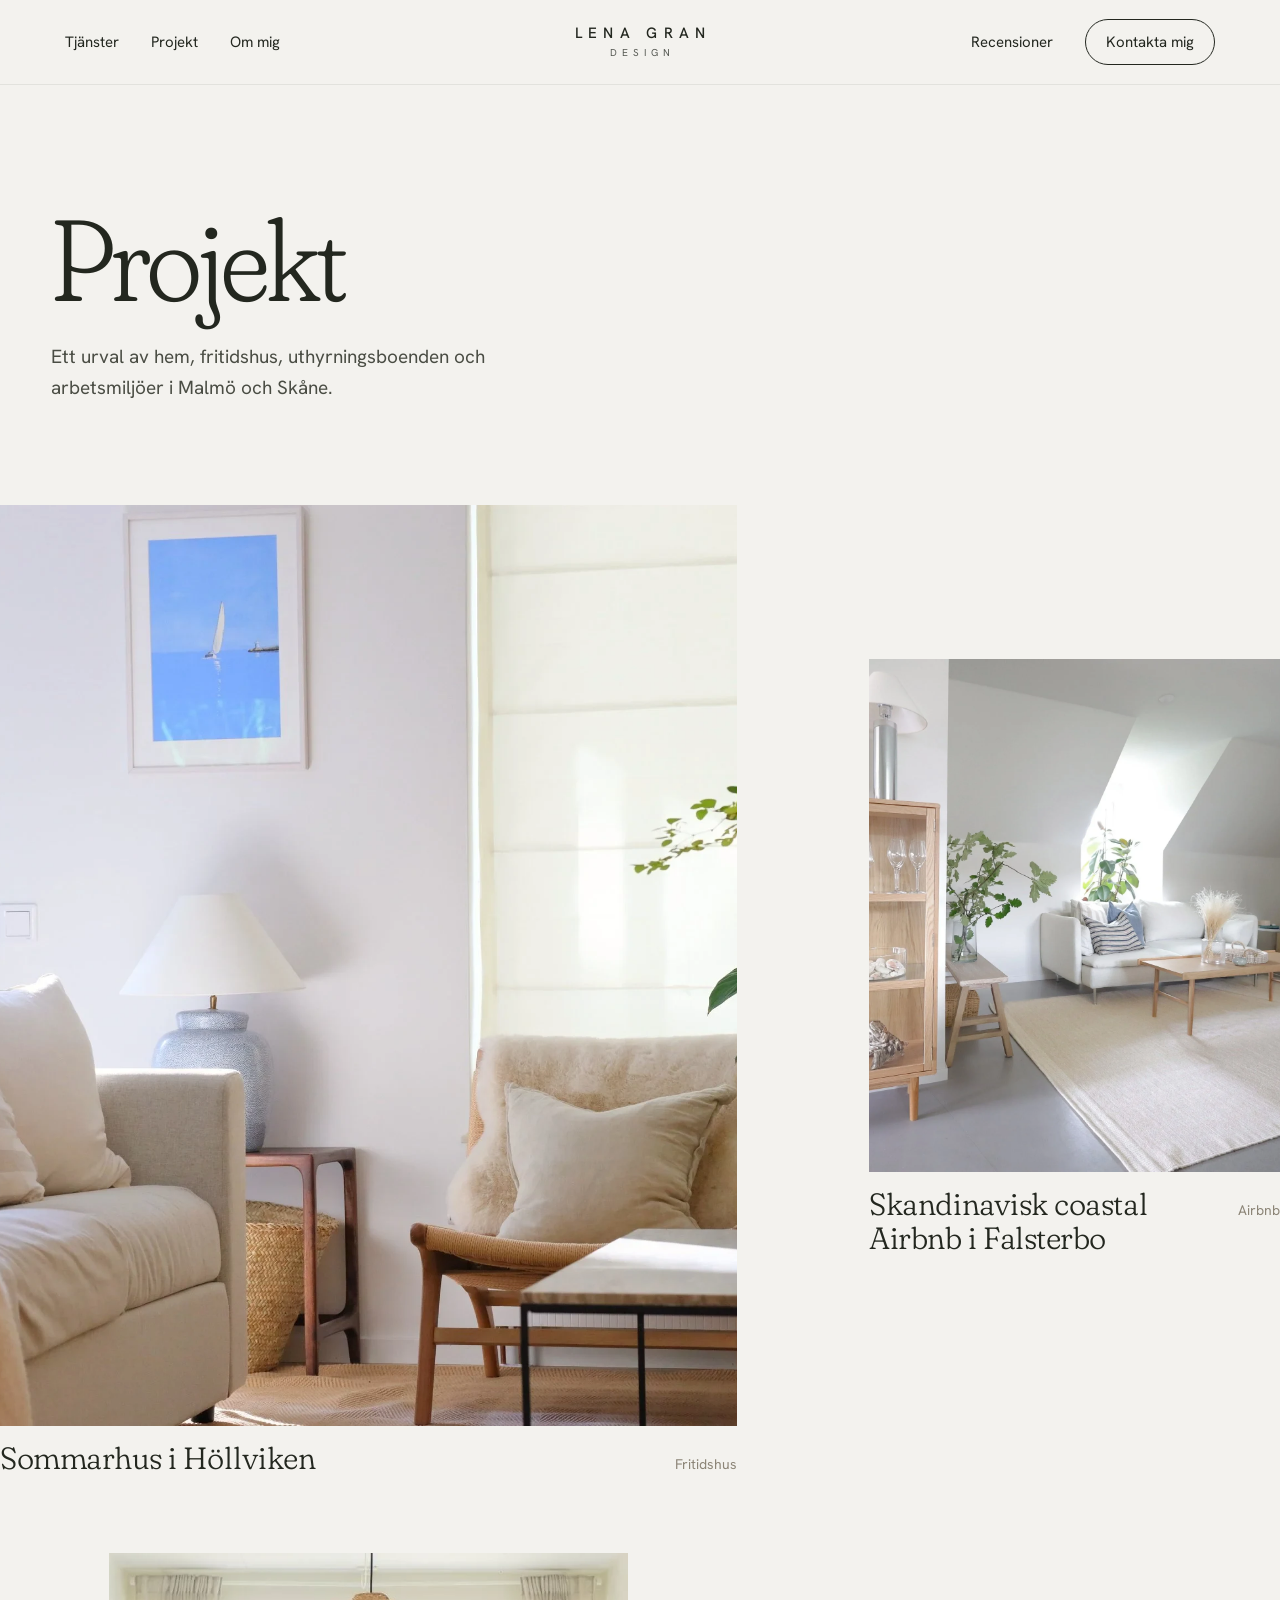
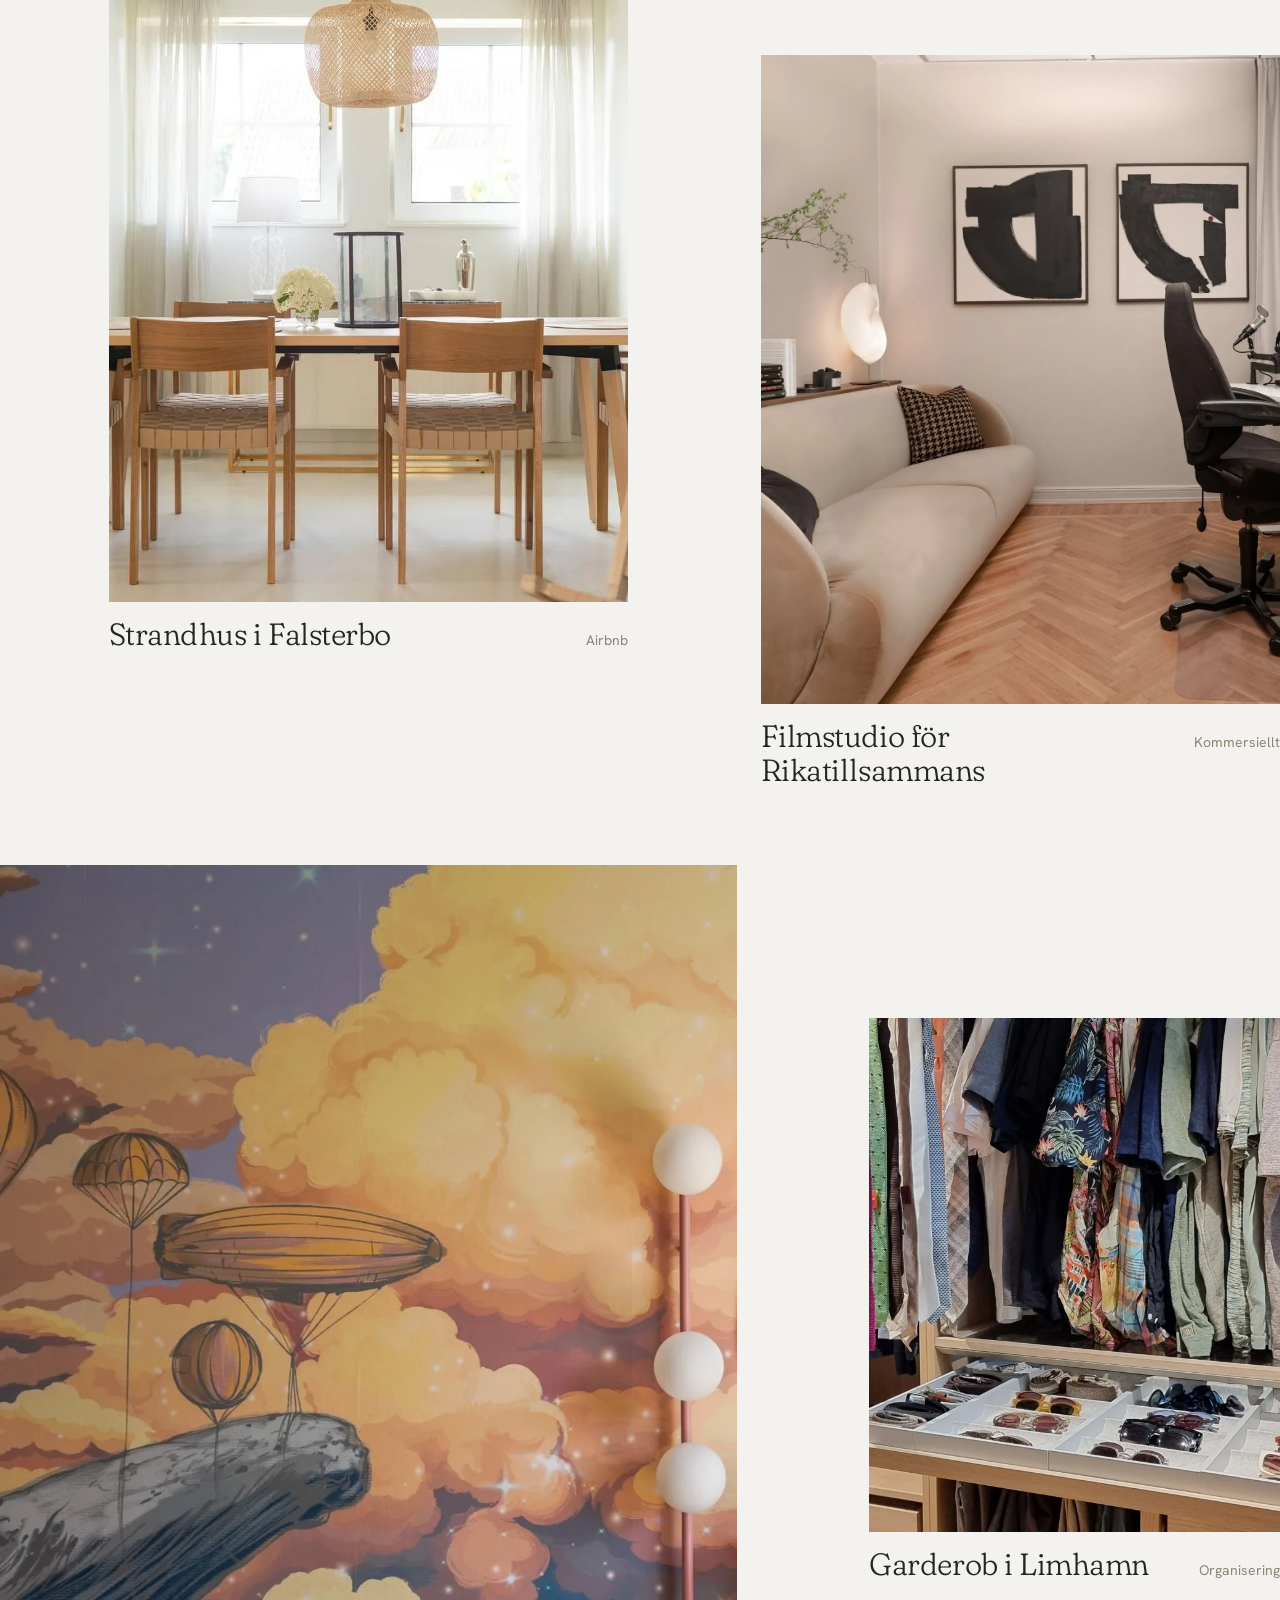
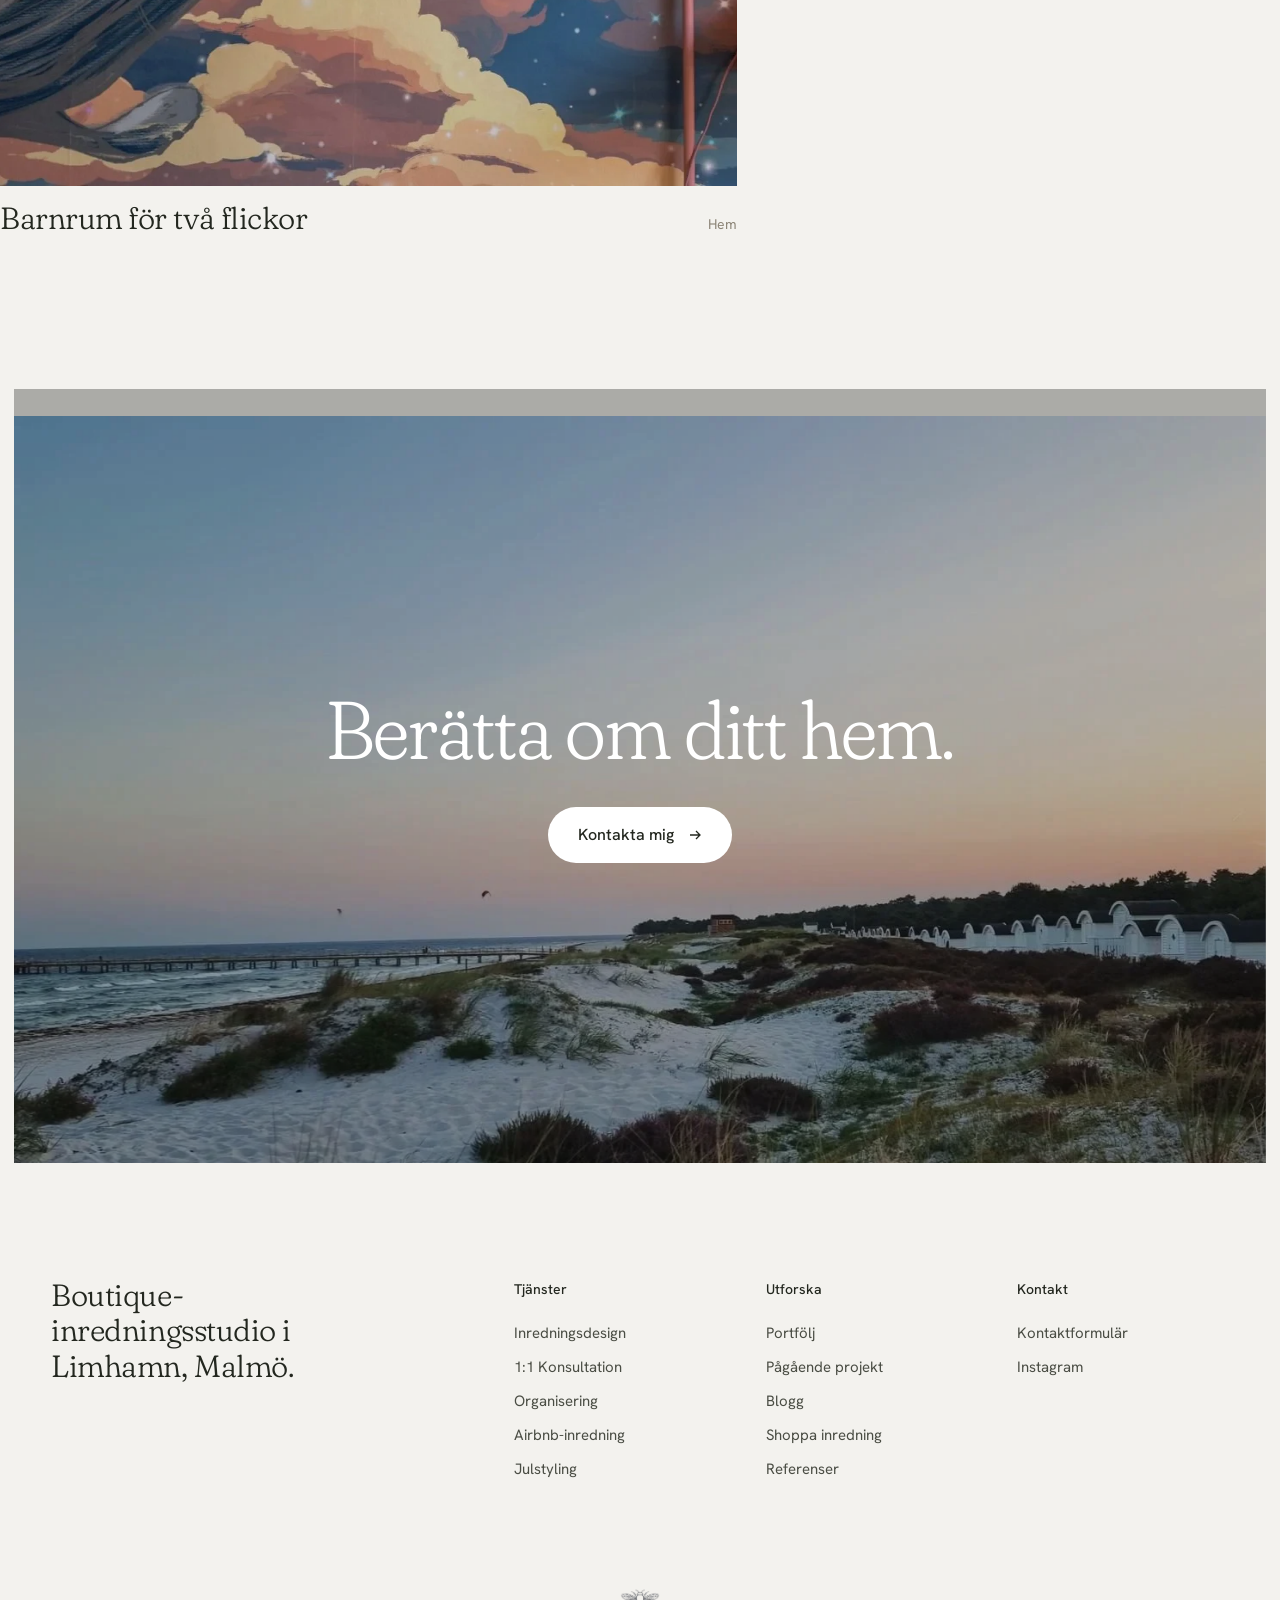
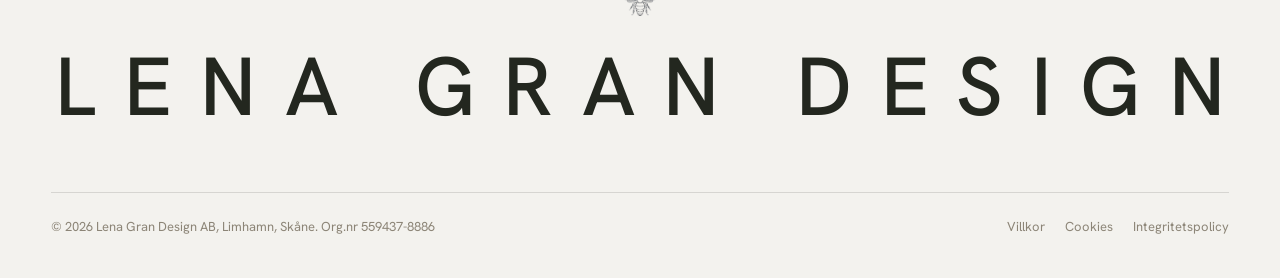
<file: projekt.html>
<!doctype html>
<html lang="sv">
<head>
<meta charset="utf-8">
<meta name="viewport" content="width=device-width, initial-scale=1, viewport-fit=cover">
<title>Projekt — Lena Gran Design</title>
<meta name="description" content="Portfölj och referensprojekt av Lena Gran Design.">
<meta name="theme-color" content="#F3F2EE">
<link rel="preconnect" href="https://fonts.googleapis.com">
<link rel="preconnect" href="https://fonts.gstatic.com" crossorigin>
<link href="https://fonts.googleapis.com/css2?family=Fraunces:opsz,wght,SOFT@9..144,300..500,100&family=Hanken+Grotesk:wght@400;500&display=swap" rel="stylesheet">
<link rel="stylesheet" href="style.css?v=20261006-kunder">
</head>
<body class="sub list">

<header class="hdr always" id="hdr">
  <div class="in">
    <nav class="nav" aria-label="Huvudmeny vänster">
      <a href="index.html#tjanster">Tjänster</a>
      <a href="index.html#projekt">Projekt</a>
      <a href="index.html#om">Om mig</a>
    </nav>
    <a href="index.html" class="wm" aria-label="Lena Gran Design, till toppen"><b>LENA GRAN</b><i>DESIGN</i></a>
    <nav class="nav r" aria-label="Huvudmeny höger">
      <a href="index.html#recensioner">Recensioner</a>
      <a href="https://www.lenagran.com/kontakt" class="btn-pill">Kontakta mig</a>
    </nav>
    <button class="burger" id="openMenu" type="button" aria-label="Öppna meny" aria-expanded="false" aria-controls="mm">
      <svg width="26" height="12" viewBox="0 0 26 12" fill="none" stroke="currentColor" stroke-width="1.3" aria-hidden="true"><path d="M0 1h26M8 11h18"/></svg>
    </button>
  </div>
</header>

<!-- ================= MOBILMENY ================= -->
<div class="mm" id="mm" role="dialog" aria-modal="true" aria-label="Meny" hidden>
  <div class="top">
    <span class="wm" style="align-items:flex-start"><b>LENA GRAN</b><i>DESIGN</i></span>
    <button type="button" id="closeMenu" aria-label="Stäng meny" style="background:none;border:0;width:48px;height:48px;display:inline-flex;align-items:center;justify-content:flex-end;cursor:pointer;padding:0">
      <svg width="18" height="18" viewBox="0 0 18 18" fill="none" stroke="currentColor" stroke-width="1.3" aria-hidden="true"><path d="M2 2l14 14M16 2L2 16"/></svg>
    </button>
  </div>
  <nav aria-label="Mobilmeny">
    <a href="index.html#tjanster" data-close>Tjänster</a>
    <a href="index.html#projekt" data-close>Projekt</a>
    <a href="index.html#om" data-close>Om mig</a>
    <a href="index.html#recensioner" data-close>Recensioner</a>
  </nav>
  <div class="bot">
    <a href="https://www.lenagran.com/kontakt" class="btn" style="background:var(--tang);color:var(--kalk);justify-content:center">Kontakta mig</a>
    <a href="https://www.instagram.com/lenagrandesign" class="small" style="text-align:center;padding:8px 0">Instagram @lenagrandesign</a>
  </div>
</div>

<main>
<section class="wrap phead">
  <h1 class="serif" style="margin:0;font-size:clamp(52px,9vw,150px);line-height:.95;letter-spacing:-.025em">Projekt</h1>
  <p style="max-width:46ch;margin:28px 0 0;font-size:19px;color:#4A4D44">Ett urval av hem, fritidshus, uthyrningsboenden och arbetsmiljöer i Malmö och Skåne.</p>
</section>
<section class="wrap sec" style="padding-top:clamp(64px,8vw,120px)">
  <div class="pgrid">
    <a class="pcard" href="projekt-hollviken.html">
      <div class="im"><img src="bilder/hollviken-hero.webp" width="2500" height="1667" alt="Vardagsrum" decoding="async" loading="lazy"></div>
      <div class="t"><h2 class="serif">Sommarhus i Höllviken</h2><span class="small">Fritidshus</span></div>
    </a>
    <a class="pcard" href="projekt-falsterbo-airbnb.html">
      <div class="im"><img src="bilder/falsterbo-airbnb-hero.webp" width="2500" height="1565" alt="Vardagsrum med kustnära känsla" decoding="async" loading="lazy"></div>
      <div class="t"><h2 class="serif">Skandinavisk coastal Airbnb i Falsterbo</h2><span class="small">Airbnb</span></div>
    </a>
    <a class="pcard" href="projekt-strandhus-falsterbo.html">
      <div class="im"><img src="bilder/strandhus-falsterbo-hero.webp" width="1440" height="961" alt="Matplats i strandhuset" decoding="async" loading="lazy"></div>
      <div class="t"><h2 class="serif">Strandhus i Falsterbo</h2><span class="small">Airbnb</span></div>
    </a>
    <a class="pcard" href="projekt-filmstudio.html">
      <div class="im"><img src="bilder/filmstudio-hero.webp" width="2500" height="1581" alt="Filmstudion efter inredning" decoding="async" loading="lazy"></div>
      <div class="t"><h2 class="serif">Filmstudio för Rikatillsammans</h2><span class="small">Kommersiellt</span></div>
    </a>
    <a class="pcard" href="projekt-barnrum.html">
      <div class="im"><img src="bilder/barnrum-hero.webp" width="2397" height="1348" alt="Färgstarkt barnrum" decoding="async" loading="lazy"></div>
      <div class="t"><h2 class="serif">Barnrum för två flickor</h2><span class="small">Hem</span></div>
    </a>
    <a class="pcard" href="projekt-garderob.html">
      <div class="im"><img src="bilder/garderob-hero.webp" width="2500" height="1666" alt="Organiserad garderob" decoding="async" loading="lazy"></div>
      <div class="t"><h2 class="serif">Garderob i Limhamn</h2><span class="small">Organisering</span></div>
    </a>
  </div>
</section>
<section class="cta" aria-label="Kontakt">
  <img data-par="0.15" src="bilder/gemensamt-ljunghusen-strand-f6107593.webp" alt="" loading="lazy" width="1920" height="1080">
  <div class="in">
    <h2 class="serif">Berätta om ditt hem.</h2>
    <a href="https://www.lenagran.com/kontakt" class="btn">Kontakta mig
      <svg width="14" height="14" viewBox="0 0 14 14" fill="none" stroke="currentColor" stroke-width="1.3" aria-hidden="true"><path d="M2 7h10M8 3l4 4-4 4"/></svg>
    </a>
  </div>
</section>
</main>
<!-- ================= FOOTER ================= -->
<footer class="foot">
  <div class="wrap">
    <div class="fgrid">
      <div>
        <p class="serif" style="margin:0;font-size:clamp(26px,2.4vw,36px);line-height:1.15;max-width:18ch">Boutique-inredningsstudio i Limhamn, Malmö.</p>
      </div>
      <div>
        <h4>Tjänster</h4>
        <a href="https://www.lenagran.com/inredare-i-malmo">Inredningsdesign</a>
        <a href="https://www.lenagran.com/11-consultation">1:1 Konsultation</a>
        <a href="https://www.lenagran.com/organisering-i-hemmet-i-malmo">Organisering</a>
        <a href="https://www.lenagran.com/airbnb-inredningsdesign-malmo">Airbnb-inredning</a>
        <a href="https://www.lenagran.com/julstyling-i-malmo">Julstyling</a>
      </div>
      <div>
        <h4>Utforska</h4>
        <a href="projekt.html">Portfölj</a>
        <a href="https://www.lenagran.com/pagaende-projekt">Pågående projekt</a>
        <a href="https://www.lenagran.com/blogg">Blogg</a>
        <a href="https://www.lenagran.com/shoppa-inredning">Shoppa inredning</a>
        <a href="https://www.lenagran.com/referenser">Referenser</a>
      </div>
      <div>
        <h4>Kontakt</h4>
        <a href="https://www.lenagran.com/kontakt">Kontaktformulär</a>
        <a href="https://www.instagram.com/lenagrandesign">Instagram</a>
      </div>
    </div>
    <div class="brandmark" aria-hidden="true">
      <img class="bee" src="bilder/gemensamt-bee-3da2f6d6.webp" alt="" loading="lazy" width="760" height="532">
      <svg viewBox="0 0 1200 70" preserveAspectRatio="xMidYMid meet"><text x="4" y="64" font-size="84" textLength="1192" lengthAdjust="spacing">LENA GRAN DESIGN</text></svg>
    </div>
    <div class="fbase">
      <span>© 2026 Lena Gran Design AB, Limhamn, Skåne. Org.nr 559437-8886</span>
      <span style="display:flex;gap:20px;align-items:center;flex-wrap:wrap">
        <a href="https://www.lenagran.com/terms-conditions">Villkor</a>
        <a href="https://www.lenagran.com/cookies">Cookies</a>
        <a href="https://www.lenagran.com/privacy-policy">Integritetspolicy</a>
      </span>
    </div>
  </div>
</footer>

<div class="mbar" id="mbar">
  <a href="https://www.lenagran.com/kontakt">Kontakta mig</a>
  <a class="alt" href="https://www.instagram.com/lenagrandesign" aria-label="Instagram">
    <svg width="18" height="18" viewBox="0 0 18 18" fill="none" stroke="currentColor" stroke-width="1.3" aria-hidden="true"><rect x="2" y="2" width="14" height="14" rx="4"/><circle cx="9" cy="9" r="3.2"/><circle cx="13" cy="5" r=".6" fill="currentColor"/></svg>
  </a>
</div>

<script src="site.js"></script>
</body>
</html>
</file>
<file: style.css>
:root{
  --kalk:#F3F2EE;      /* bakgrund */
  --dyn:#E4DDD1;       /* sand */
  --drivved:#8C8577;   /* sekundär text */
  --tang:#23271F;      /* text */
  --sjo:#2D3E4C;       /* recensioner */
  --skum:#DCE3E6;      /* ljus text på sjö */
  --serif:'Fraunces',Georgia,'Times New Roman',serif;
  --sans:'Hanken Grotesk','Helvetica Neue',Arial,sans-serif;
  --ease:cubic-bezier(.22,.7,.12,1);
  --pad:clamp(20px,4vw,56px);
}
*,*::before,*::after{box-sizing:border-box}
html{-webkit-text-size-adjust:100%;scroll-behavior:smooth;scroll-padding-top:80px}
body{margin:0;background:var(--kalk);color:var(--tang);font-family:var(--sans);font-size:17px;line-height:1.6;-webkit-font-smoothing:antialiased;text-rendering:optimizeLegibility}
img{display:block;max-width:100%}
a{color:inherit;text-decoration:none}
button{font:inherit;color:inherit}
:focus-visible{outline:2px solid var(--tang);outline-offset:3px}
.serif{font-family:var(--serif);font-variation-settings:'SOFT' 100;font-weight:300;letter-spacing:-.015em}
.wrap{max-width:1440px;margin:0 auto;padding:0 var(--pad)}
.small{font-size:14px;line-height:1.5;color:var(--drivved)}
.ulink{background:linear-gradient(currentColor,currentColor) 0 100%/100% 1px no-repeat;padding-bottom:3px;transition:background-size .5s var(--ease)}
.ulink:hover{background-size:0 1px;background-position:100% 100%}
[hidden]{display:none !important}

/* ---------- Intro-ridå ---------- */
.curtain{position:fixed;inset:0;z-index:100;background:var(--kalk);display:flex;align-items:center;justify-content:center;animation:lift 1s var(--ease) 1.25s forwards}
.curtain span{font-family:var(--sans);font-weight:500;font-size:13px;letter-spacing:.42em;padding-left:.42em;opacity:0;animation:fadein .8s ease .15s forwards}
@keyframes lift{to{transform:translateY(-100%)}}
@keyframes fadein{to{opacity:1}}

/* ---------- Header ---------- */
.hdr{position:fixed;top:0;left:0;right:0;z-index:50;color:#fff;transition:background .5s ease,color .5s ease,transform .6s var(--ease),box-shadow .5s ease}
.hdr .in{display:grid;grid-template-columns:1fr auto 1fr;align-items:center;min-height:84px;padding:0 calc(var(--pad) + 14px)}
.hdr.solid{background:rgba(243,242,238,.94);backdrop-filter:blur(12px);-webkit-backdrop-filter:blur(12px);color:var(--tang);box-shadow:0 1px 0 rgba(35,39,31,.08)}
.hdr.solid .in{min-height:68px}
.hdr.away{transform:translateY(-100%)}
.nav{display:flex;gap:32px;font-size:15px}
.nav.r{justify-content:flex-end;align-items:center}
.nav a{padding:10px 0;position:relative}
.nav a::after{content:'';position:absolute;left:0;right:0;bottom:6px;height:1px;background:currentColor;transform:scaleX(0);transform-origin:right;transition:transform .45s var(--ease)}
.nav a:hover::after{transform:scaleX(1);transform-origin:left}
.wm{display:flex;flex-direction:column;align-items:center;line-height:1}
.wm b{font-weight:500;font-size:15px;letter-spacing:.42em;padding-left:.42em}
.wm i{font-style:normal;font-size:10px;letter-spacing:.5em;padding-left:.5em;margin-top:7px;opacity:.75}
.btn-pill{border:1px solid currentColor;border-radius:999px;padding:10px 20px !important}
.btn-pill::after{display:none}
.burger{display:none;justify-self:end;background:none;border:0;width:48px;height:48px;align-items:center;justify-content:flex-end;cursor:pointer;padding:0}

/* ---------- Hero ---------- */
.hero{position:relative;height:100vh;height:100svh;min-height:620px;padding:14px;background:var(--kalk)}
.frame{position:relative;width:100%;height:100%;overflow:hidden;background:#cfc8bb;color:#fff;clip-path:inset(0 0 0 0);animation:open 1.6s var(--ease) 1.3s both}
@keyframes open{from{clip-path:inset(12% 18% 12% 18%)}to{clip-path:inset(0 0 0 0)}}
.slide{position:absolute;inset:0;opacity:0;transition:opacity 1.6s ease}
.slide img{width:100%;height:100%;object-fit:cover;transform:scale(1.14);transition:transform 9s cubic-bezier(.2,.4,.2,1)}
.slide.on,.slide.first{opacity:1}
.slide.on img{transform:scale(1)}
.shade{position:absolute;inset:0;background:linear-gradient(180deg,rgba(20,22,18,.38) 0%,rgba(20,22,18,0) 26%,rgba(20,22,18,0) 52%,rgba(20,22,18,.55) 100%);pointer-events:none}
.hero-txt{position:absolute;left:0;right:0;bottom:0;padding:0 calc(var(--pad)) clamp(28px,5vw,56px);display:grid;grid-template-columns:minmax(0,1fr) auto;align-items:end;gap:32px}
.hero h1{margin:0;font-size:clamp(46px,7.4vw,124px);line-height:.98;max-width:12ch}
.ln{display:block;overflow:hidden;padding-bottom:.08em;margin-bottom:-.08em}
.ln>span{display:block;transform:translateY(105%);animation:rise 1.3s var(--ease) both}
.ln:nth-child(1)>span{animation-delay:2.05s}
.ln:nth-child(2)>span{animation-delay:2.18s}
.ln:nth-child(3)>span{animation-delay:2.31s}
@keyframes rise{to{transform:none}}
.late{opacity:0;animation:fadein 1.2s ease 2.6s forwards}
.hero .lead{margin:22px 0 0;max-width:36ch;font-size:17px;line-height:1.55;color:rgba(255,255,255,.88)}
.ctl{display:flex;flex-direction:column;gap:14px;width:300px}
.caps{display:grid}
.cap{grid-area:1/1;opacity:0;transform:translateY(8px);transition:opacity .8s ease,transform .8s var(--ease);font-size:15px}
.cap.on{opacity:1;transform:none}
.segs{display:flex;gap:6px}
.seg{flex:1;height:2px;background:rgba(255,255,255,.3);position:relative;overflow:hidden;border:0;padding:0;cursor:pointer}
.seg::before{content:'';position:absolute;inset:-10px 0}
.seg i{position:absolute;inset:0;background:#fff;transform:scaleX(0);transform-origin:left}
.seg.done i{transform:scaleX(1)}
.seg.on i{animation:fill 6.5s linear forwards}
@keyframes fill{to{transform:scaleX(1)}}
.ctl-row{display:flex;justify-content:space-between;align-items:center;font-size:14px;color:rgba(255,255,255,.8)}
.arrows{display:flex;gap:8px}
.arw{width:44px;height:44px;border-radius:50%;border:1px solid rgba(255,255,255,.5);background:none;color:#fff;display:inline-flex;align-items:center;justify-content:center;cursor:pointer;transition:background .3s ease,color .3s ease}
.arw:hover{background:#fff;color:var(--tang)}
.coord{position:absolute;right:calc(var(--pad) - 6px);top:50%;transform:translateY(-50%) rotate(180deg);writing-mode:vertical-rl;font-size:12px;letter-spacing:.08em;color:rgba(255,255,255,.75)}
.cue{position:absolute;left:50%;bottom:24px;transform:translateX(-50%);width:1px;height:48px;background:rgba(255,255,255,.3);overflow:hidden}
.cue i{position:absolute;left:0;top:0;width:1px;height:40%;background:#fff;animation:cue 2.4s cubic-bezier(.6,0,.3,1) infinite}
@keyframes cue{from{transform:translateY(-100%)}to{transform:translateY(260%)}}

/* ---------- Sektioner ---------- */
.sec{padding:clamp(96px,12vw,180px) 0}
.h2{margin:0;font-size:clamp(38px,5vw,76px);line-height:1.02}
.kicker{font-size:15px;color:var(--drivved);margin:0 0 22px}

/* Om mig */
.about{display:grid;grid-template-columns:5fr 7fr;gap:clamp(32px,6vw,120px);align-items:start}
.portrait{position:relative;aspect-ratio:4/5;overflow:hidden;background:var(--dyn)}
.portrait img{width:100%;height:118%;object-fit:cover;will-change:transform}
.about .state{margin:0 0 40px;font-size:clamp(30px,3.4vw,52px);line-height:1.12}
.about .cols{display:grid;grid-template-columns:1fr 1fr;gap:28px;max-width:760px}
.about .cols p{margin:0}
.sign{margin-top:44px;display:flex;align-items:center;gap:20px}
.sign .serif{font-size:40px;line-height:1}

/* Filosofi */
.philo{background:var(--dyn);overflow:hidden}
.words{display:flex;justify-content:space-between;align-items:baseline;gap:24px;flex-wrap:wrap}
.words span{font-size:clamp(48px,9vw,150px);line-height:1}
.philo p{max-width:56ch;margin:48px 0 0;font-size:19px}

/* Tjänster */
.svc-head{display:flex;justify-content:space-between;align-items:end;gap:32px;flex-wrap:wrap;margin-bottom:56px}
.svc{display:grid;grid-template-columns:minmax(0,1.1fr) minmax(0,1fr) 48px;gap:32px;align-items:center;padding:34px 0;border-top:1px solid rgba(35,39,31,.16);transition:padding .5s var(--ease)}
.svc:last-child{border-bottom:1px solid rgba(35,39,31,.16)}
.svc h3{margin:0;font-size:clamp(30px,3.4vw,50px);line-height:1.05;font-weight:300}
.svc p{margin:0;max-width:44ch;color:#4A4D44}
.svc .go{width:48px;height:48px;border-radius:50%;border:1px solid rgba(35,39,31,.3);display:inline-flex;align-items:center;justify-content:center;transition:background .4s ease,color .4s ease,transform .5s var(--ease)}
.svc:hover{padding-left:18px}
.svc:hover .go{background:var(--tang);color:var(--kalk);transform:rotate(-45deg)}

/* Projekt */
.feat{display:grid;grid-template-columns:5fr 7fr;gap:clamp(32px,6vw,120px);align-items:end;margin-bottom:56px}
.feat p{margin:0 0 16px;max-width:52ch}
.gal-wrap{position:relative}
.gal{display:flex;gap:16px;overflow-x:auto;scroll-snap-type:x mandatory;scrollbar-width:none;padding:0 var(--pad);cursor:grab;overscroll-behavior-x:contain}
.gal::-webkit-scrollbar{display:none}
.gal.drag{cursor:grabbing;scroll-snap-type:none}
.gal figure{margin:0;flex:0 0 auto;scroll-snap-align:center;height:clamp(380px,62vh,640px)}
.gal figure.p{width:clamp(270px,30vw,460px)}
.gal figure.l{width:clamp(320px,52vw,860px)}
.gal img{width:100%;height:100%;object-fit:cover;background:var(--dyn);pointer-events:none;user-select:none}
.gal figcaption{font-size:14px;color:var(--drivved);margin-top:12px}
.gal-bar{display:flex;align-items:center;gap:24px;margin-top:56px}
.track{flex:1;height:1px;background:rgba(35,39,31,.18);position:relative}
.track i{position:absolute;left:0;top:-1px;height:3px;background:var(--tang);width:20%;transition:transform .2s linear}
.arw.d{border-color:rgba(35,39,31,.3);color:var(--tang)}
.arw.d:hover{background:var(--tang);color:var(--kalk)}
.more{margin-top:clamp(80px,10vw,140px);display:grid;grid-template-columns:5fr 7fr;gap:clamp(32px,6vw,120px)}
.prow{display:grid;grid-template-columns:minmax(0,1fr) auto;align-items:center;gap:24px;padding:22px 0;border-top:1px solid rgba(35,39,31,.16);position:relative}
.prow:last-child{border-bottom:1px solid rgba(35,39,31,.16)}
.prow span:first-child{font-family:var(--serif);font-variation-settings:'SOFT' 100;font-weight:300;font-size:clamp(22px,2.2vw,32px);line-height:1.15;transition:transform .5s var(--ease)}
.prow:hover span:first-child{transform:translateX(12px)}
.prow .thumb{position:absolute;right:72px;top:50%;width:150px;aspect-ratio:4/5;transform:translateY(-50%) scale(.9);opacity:0;pointer-events:none;transition:opacity .4s ease,transform .5s var(--ease);object-fit:cover;z-index:2}
.prow:hover .thumb{opacity:1;transform:translateY(-50%) scale(1)}

/* Kunder */
.customer-section{padding-top:clamp(40px,5vw,72px)}
.clients{border-bottom:1px solid rgba(35,39,31,.12);padding-bottom:clamp(40px,5vw,72px)}
.clients h2{margin:0 0 28px;font-size:clamp(20px,1.6vw,24px);line-height:1.25;text-align:center}
.logos{display:grid;grid-template-columns:repeat(5,minmax(0,1fr));align-items:center;gap:clamp(20px,3vw,48px);margin:0;padding:0;list-style:none}
.logos li{display:flex;align-items:center;justify-content:center;min-width:0;min-height:88px}
.logos img{display:block;width:100%;max-width:210px;height:72px;object-fit:contain;mix-blend-mode:multiply}
@media(max-width:700px){
  .clients h2{margin-bottom:22px}
  .logos{grid-template-columns:repeat(2,minmax(0,1fr));gap:22px 30px}
  .logos li{min-height:66px}
  .logos img{max-width:168px;height:60px}
  .logos li:last-child{grid-column:1/-1}
}

/* Recensioner */
.rev{background:var(--sjo);color:var(--skum)}
.rev .big{margin:0;font-size:clamp(28px,3.4vw,52px);line-height:1.16;color:#F3F2EE;max-width:24ch}
.rev .who{margin-top:32px;font-size:15px}
.rev .top{display:grid;grid-template-columns:4fr 8fr;gap:clamp(32px,6vw,120px)}
.qmark{font-family:var(--serif);font-size:120px;line-height:.6;color:rgba(220,227,230,.35);display:block;margin-bottom:12px}
.qs{margin-top:clamp(72px,9vw,128px);columns:3 300px;column-gap:48px}
.q{break-inside:avoid;padding:28px 0 36px;border-top:1px solid rgba(220,227,230,.2)}
.q p{margin:0 0 18px;font-size:16px;line-height:1.65}
.q .n{font-size:14px;color:rgba(220,227,230,.65)}

/* Instagram */
.ig{display:grid;grid-template-columns:1fr 1fr 1fr;gap:16px}
.ig a{position:relative;aspect-ratio:4/5;overflow:hidden;background:var(--dyn);display:block}
.ig img{width:100%;height:100%;object-fit:cover;transition:transform 1.2s var(--ease)}
.ig a:hover img{transform:scale(1.04)}
.ig .tile{display:flex;flex-direction:column;justify-content:space-between;padding:32px;background:var(--dyn)}
.ig .tile .serif{font-size:clamp(28px,2.8vw,42px);line-height:1.1}

/* CTA */
.cta{position:relative;margin:0 14px;height:min(86vh,820px);min-height:520px;overflow:hidden;color:#fff;display:flex;align-items:center;justify-content:center;text-align:center}
.cta img{position:absolute;inset:0;width:100%;height:120%;object-fit:cover;will-change:transform}
.cta::after{content:'';position:absolute;inset:0;background:rgba(20,22,18,.32)}
.cta .in{position:relative;z-index:1;padding:0 20px;display:flex;flex-direction:column;align-items:center}
.cta h2{margin:0 0 36px;font-size:clamp(42px,6.4vw,104px);line-height:1}
.btn{display:inline-flex;align-items:center;gap:14px;min-height:56px;padding:0 30px;border-radius:999px;background:#fff;color:var(--tang);font-size:16px;font-weight:500;transition:transform .5s var(--ease),background .3s ease}
.btn:hover{transform:translateY(-2px)}
.btn svg{transition:transform .5s var(--ease)}
.btn:hover svg{transform:translateX(4px)}

/* Footer */
.foot{padding:clamp(72px,9vw,120px) 0 40px}
.fgrid{display:grid;grid-template-columns:2fr 1fr 1fr 1fr;gap:40px}
.fgrid h4{margin:0 0 16px;font-size:14px;font-weight:500}
.fgrid a{display:block;padding:5px 0;color:#4A4D44;font-size:15px}
.fgrid a:hover{color:var(--tang)}
.fbase{margin-top:72px;padding-top:24px;border-top:1px solid rgba(35,39,31,.14);display:flex;justify-content:space-between;align-items:center;gap:24px;flex-wrap:wrap;font-size:13px;color:var(--drivved)}

/* Mobilmeny + bar */
.mm{position:fixed;inset:0;z-index:80;background:var(--kalk);display:flex;flex-direction:column;padding:16px var(--pad) calc(28px + env(safe-area-inset-bottom,0px))}
.mm.open{animation:mmin .5s var(--ease) both}
@keyframes mmin{from{clip-path:inset(0 0 100% 0)}to{clip-path:inset(0 0 0 0)}}
.mm .top{display:flex;justify-content:space-between;align-items:center;min-height:56px;margin-bottom:36px}
.mm nav a{display:block;font-family:var(--serif);font-variation-settings:'SOFT' 100;font-weight:300;font-size:42px;line-height:1.15;padding:8px 0;border-bottom:1px solid rgba(35,39,31,.12)}
.mm .bot{margin-top:auto;display:flex;flex-direction:column;gap:14px}
.mbar{display:none}

@media (max-width:980px){
  .hdr .in{grid-template-columns:auto 1fr;padding:0 calc(var(--pad) + 6px)}
  .hdr .nav{display:none}
  .wm{align-items:flex-start}
  .burger{display:inline-flex}
  .hero{padding:8px}
  .hero-txt{grid-template-columns:minmax(0,1fr);gap:28px;padding-bottom:36px}
  .ctl{width:100%}
  .coord,.cue{display:none}
  .about,.feat,.more,.rev .top{grid-template-columns:minmax(0,1fr)}
  .about .cols{grid-template-columns:minmax(0,1fr)}
  .portrait{max-width:480px}
  .svc{grid-template-columns:minmax(0,1fr) 44px;gap:12px 20px;padding:26px 0}
  .svc p{grid-column:1;grid-row:2}
  .svc .go{grid-column:2;grid-row:1 / span 2;width:44px;height:44px}
  .svc:hover{padding-left:0}
  .prow .thumb{display:none}
  .ig{grid-template-columns:1fr 1fr}
  .ig .tile{grid-column:1 / -1;aspect-ratio:auto;min-height:200px;order:-1}
  .cta{margin:0 8px}
  .fgrid{grid-template-columns:1fr 1fr}
  .fgrid > div:first-child{grid-column:1 / -1}
  .mbar{display:flex;position:fixed;left:12px;right:12px;bottom:calc(12px + env(safe-area-inset-bottom,0px));z-index:40;gap:8px;transform:translateY(160%);transition:transform .6s var(--ease)}
  .mbar.show{transform:none}
  .mbar a{flex:1;display:flex;align-items:center;justify-content:center;min-height:54px;border-radius:999px;font-size:15px;font-weight:500;background:var(--tang);color:var(--kalk);box-shadow:0 10px 30px rgba(20,22,18,.22)}
  .mbar a.alt{flex:0 0 54px;background:#fff;color:var(--tang)}
  .foot{padding-bottom:110px}
}
@media (prefers-reduced-motion:reduce){
  *,*::before,*::after{animation-duration:.01ms !important;animation-delay:0s !important;transition-duration:.01ms !important}
  .curtain{display:none}
  .ln>span{transform:none}
  .late{opacity:1}
}

/* ---------- Footer-märke ---------- */
.brandmark{margin-top:clamp(64px,8vw,110px);display:flex;flex-direction:column;align-items:center;gap:clamp(20px,3vw,36px)}
.brandmark .bee{width:clamp(30px,3vw,44px);height:auto;mix-blend-mode:multiply;opacity:.9}
.brandmark svg{width:100%;height:auto;display:block;overflow:visible}
.brandmark text{font-family:var(--sans);font-weight:500;fill:var(--tang)}

/* ---------- Undersidor ---------- */
.sub .frame{animation-delay:.05s}
.sub .ln>span{animation-delay:.55s !important}
.sub .ln+.ln>span{animation-delay:.68s !important}
.sub .late{animation-delay:1s}
.p-img{position:absolute;inset:0;width:100%;height:100%;object-fit:cover;animation:settle 2.6s var(--ease) both}
@keyframes settle{from{transform:scale(1.12)}to{transform:scale(1)}}
.frame.noimg{background:var(--sjo)}
.frame.noimg .shade{display:none}
.back{display:inline-flex;align-items:center;gap:10px;font-size:14px;color:rgba(255,255,255,.85);margin-bottom:28px;padding:6px 0}
.back:hover{color:#fff}
.meta{display:flex;gap:clamp(24px,4vw,56px);flex-wrap:wrap;margin-top:28px;font-size:14px;color:rgba(255,255,255,.75)}
.meta b{display:block;font-weight:500;color:#fff;font-size:16px;margin-top:2px}
.pintro{display:grid;grid-template-columns:5fr 7fr;gap:clamp(32px,6vw,120px)}
.pintro .state{margin:0;font-size:clamp(28px,3vw,46px);line-height:1.14}
.pintro .body p{margin:0 0 18px;max-width:58ch}
.chapter{margin-top:clamp(80px,10vw,150px)}
.ch-head{display:flex;justify-content:space-between;align-items:baseline;gap:20px;border-top:1px solid rgba(35,39,31,.16);padding-top:22px;margin-bottom:36px}
.ch-head h2{margin:0;font-size:clamp(28px,3vw,44px);line-height:1.1}
.masonry{columns:2;column-gap:20px}
.masonry.three{columns:3}
.masonry figure{break-inside:avoid;margin:0 0 20px;position:relative;overflow:hidden;background:var(--dyn)}
.masonry button{display:block;width:100%;padding:0;border:0;background:none;cursor:zoom-in}
.masonry img{width:100%;height:auto;transition:transform 1.1s var(--ease)}
.masonry button:hover img{transform:scale(1.035)}
.masonry figcaption{position:absolute;left:14px;bottom:12px;font-size:13px;color:#fff;opacity:0;transform:translateY(6px);transition:opacity .4s ease,transform .5s var(--ease);text-shadow:0 1px 10px rgba(0,0,0,.4);pointer-events:none}
.masonry figure:hover figcaption{opacity:1;transform:none}
.slot{aspect-ratio:4/5;display:flex;align-items:center;justify-content:center;text-align:center;padding:24px;font-size:14px;color:var(--drivved);background:repeating-linear-gradient(135deg,transparent 0 14px,rgba(35,39,31,.04) 14px 15px),var(--dyn)}
.slot.wide{aspect-ratio:3/2}
.pquote{background:var(--sjo);color:var(--skum)}
.pquote blockquote{margin:0;font-size:clamp(26px,3vw,46px);line-height:1.18;color:#F3F2EE;max-width:28ch}
.pquote figcaption{margin-top:28px;font-size:15px}
.ba{position:relative;aspect-ratio:4/3;overflow:hidden;background:var(--dyn);--x:50%;user-select:none;touch-action:pan-y}
.ba img{position:absolute;inset:0;width:100%;height:100%;object-fit:cover;pointer-events:none}
.ba .after{clip-path:inset(0 0 0 var(--x))}
.ba .bar{position:absolute;top:0;bottom:0;left:var(--x);width:1px;background:#fff;pointer-events:none}
.ba .knob{position:absolute;top:50%;left:var(--x);width:56px;height:56px;border-radius:50%;background:#fff;color:var(--tang);transform:translate(-50%,-50%);display:flex;align-items:center;justify-content:center;box-shadow:0 8px 24px rgba(0,0,0,.18);pointer-events:none}
.ba input{position:absolute;inset:0;width:100%;height:100%;margin:0;opacity:0;cursor:ew-resize}
.ba input:focus-visible ~ .knob{outline:2px solid var(--tang);outline-offset:3px}
.ba .tag{position:absolute;top:16px;padding:6px 14px;border-radius:999px;background:rgba(243,242,238,.92);font-size:13px;pointer-events:none}
.nextp{display:grid;grid-template-columns:minmax(0,1fr) auto;align-items:center;gap:32px;padding:clamp(56px,7vw,96px) 0;border-top:1px solid rgba(35,39,31,.16);border-bottom:1px solid rgba(35,39,31,.16)}
.nextp .nm{display:block;font-size:clamp(36px,5.6vw,92px);line-height:1;transition:transform .7s var(--ease)}
.nextp:hover .nm{transform:translateX(16px)}
.nextp .ic{width:clamp(56px,6vw,84px);height:clamp(56px,6vw,84px);border-radius:50%;border:1px solid rgba(35,39,31,.3);display:flex;align-items:center;justify-content:center;transition:background .4s ease,color .4s ease}
.nextp:hover .ic{background:var(--tang);color:var(--kalk)}
.pgrid{display:grid;grid-template-columns:repeat(12,minmax(0,1fr));gap:clamp(48px,6vw,88px) 24px}
.pcard{display:flex;flex-direction:column;gap:16px}
.pcard:nth-child(4n+1){grid-column:1 / span 7}
.pcard:nth-child(4n+2){grid-column:9 / span 4;margin-top:clamp(60px,12vw,200px)}
.pcard:nth-child(4n+3){grid-column:2 / span 5}
.pcard:nth-child(4n+4){grid-column:8 / span 5;margin-top:clamp(40px,8vw,120px)}
.pcard .im{position:relative;overflow:hidden;aspect-ratio:4/5;background:var(--dyn)}
.pcard .im img{width:100%;height:100%;object-fit:cover;transition:transform 1.2s var(--ease)}
.pcard:hover .im img{transform:scale(1.04)}
.pcard .im .slot{position:absolute;inset:0;aspect-ratio:auto}
.pcard h2{margin:0;font-size:clamp(24px,2.4vw,34px);line-height:1.1;font-weight:300}
.pcard .t{display:flex;justify-content:space-between;align-items:baseline;gap:16px}
.phead{padding-top:clamp(150px,16vw,220px)}
.lb{position:fixed;inset:0;z-index:95;background:rgba(18,20,16,.96);display:flex;align-items:center;justify-content:center;color:#fff;animation:fadein .35s ease both}
.lb img{max-width:min(92vw,1600px);max-height:80vh;object-fit:contain;animation:lbin .5s var(--ease) both}
@keyframes lbin{from{opacity:0;transform:scale(.97)}to{opacity:1;transform:none}}
.lb .lb-top{position:absolute;top:0;left:0;right:0;display:flex;justify-content:space-between;align-items:center;padding:16px var(--pad);font-size:14px;color:rgba(255,255,255,.75)}
.lb .lb-cap{position:absolute;bottom:calc(20px + env(safe-area-inset-bottom,0px));left:0;right:0;text-align:center;font-size:14px;color:rgba(255,255,255,.75)}
.lb .lb-x{background:none;border:1px solid rgba(255,255,255,.4);color:#fff;width:48px;height:48px;border-radius:50%;cursor:pointer;display:inline-flex;align-items:center;justify-content:center}
.lb .lb-p,.lb .lb-n{position:absolute;top:50%;transform:translateY(-50%)}
.lb .lb-p{left:var(--pad)}
.lb .lb-n{right:var(--pad)}
.hdr.always{background:rgba(243,242,238,.94);backdrop-filter:blur(12px);-webkit-backdrop-filter:blur(12px);color:var(--tang);box-shadow:0 1px 0 rgba(35,39,31,.08)}
@media (max-width:980px){
  .pintro{grid-template-columns:minmax(0,1fr)}
  .masonry.three{columns:2}
  .pgrid{grid-template-columns:minmax(0,1fr)}
  .pcard:nth-child(n){grid-column:auto;margin-top:0}
  .lb .lb-p,.lb .lb-n{top:auto;bottom:calc(64px + env(safe-area-inset-bottom,0px));transform:none}
}
@media (max-width:600px){
  .masonry,.masonry.three{columns:1}
  .ba{aspect-ratio:3/4}
}
</file>
